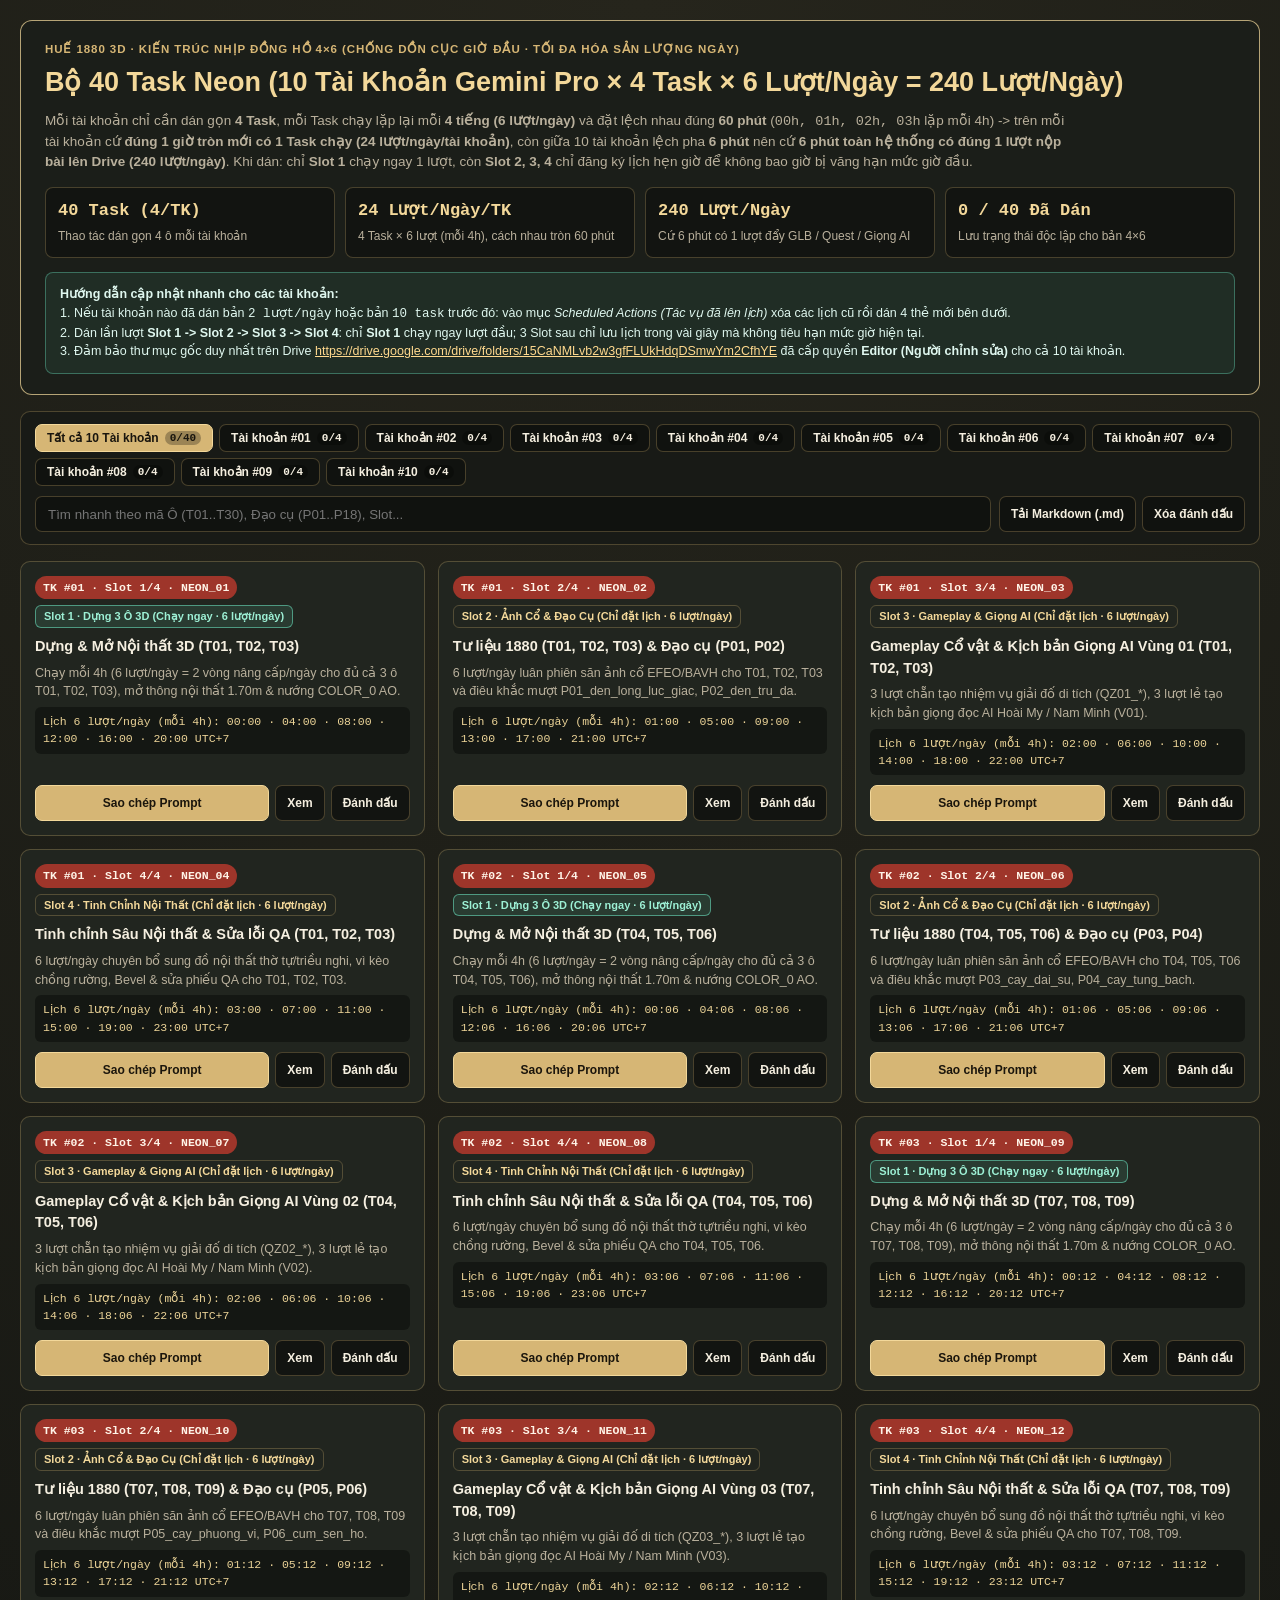
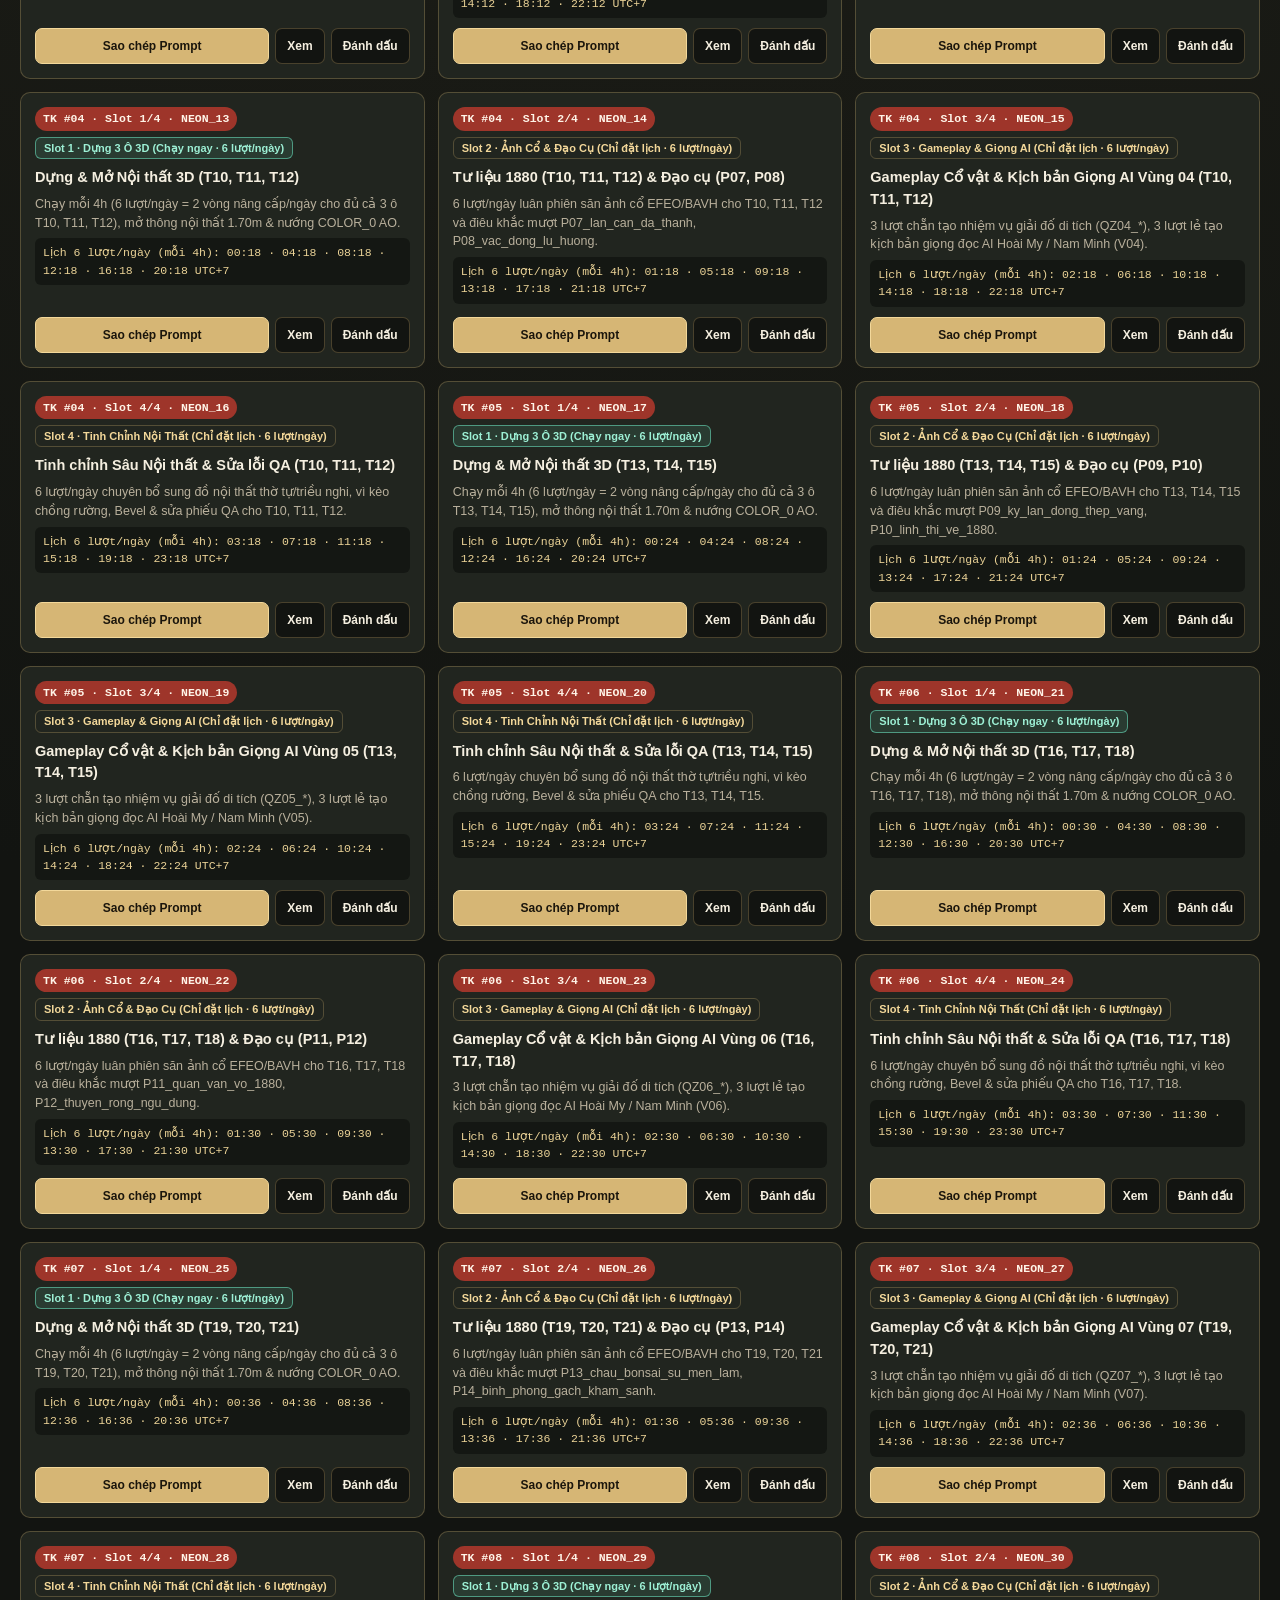
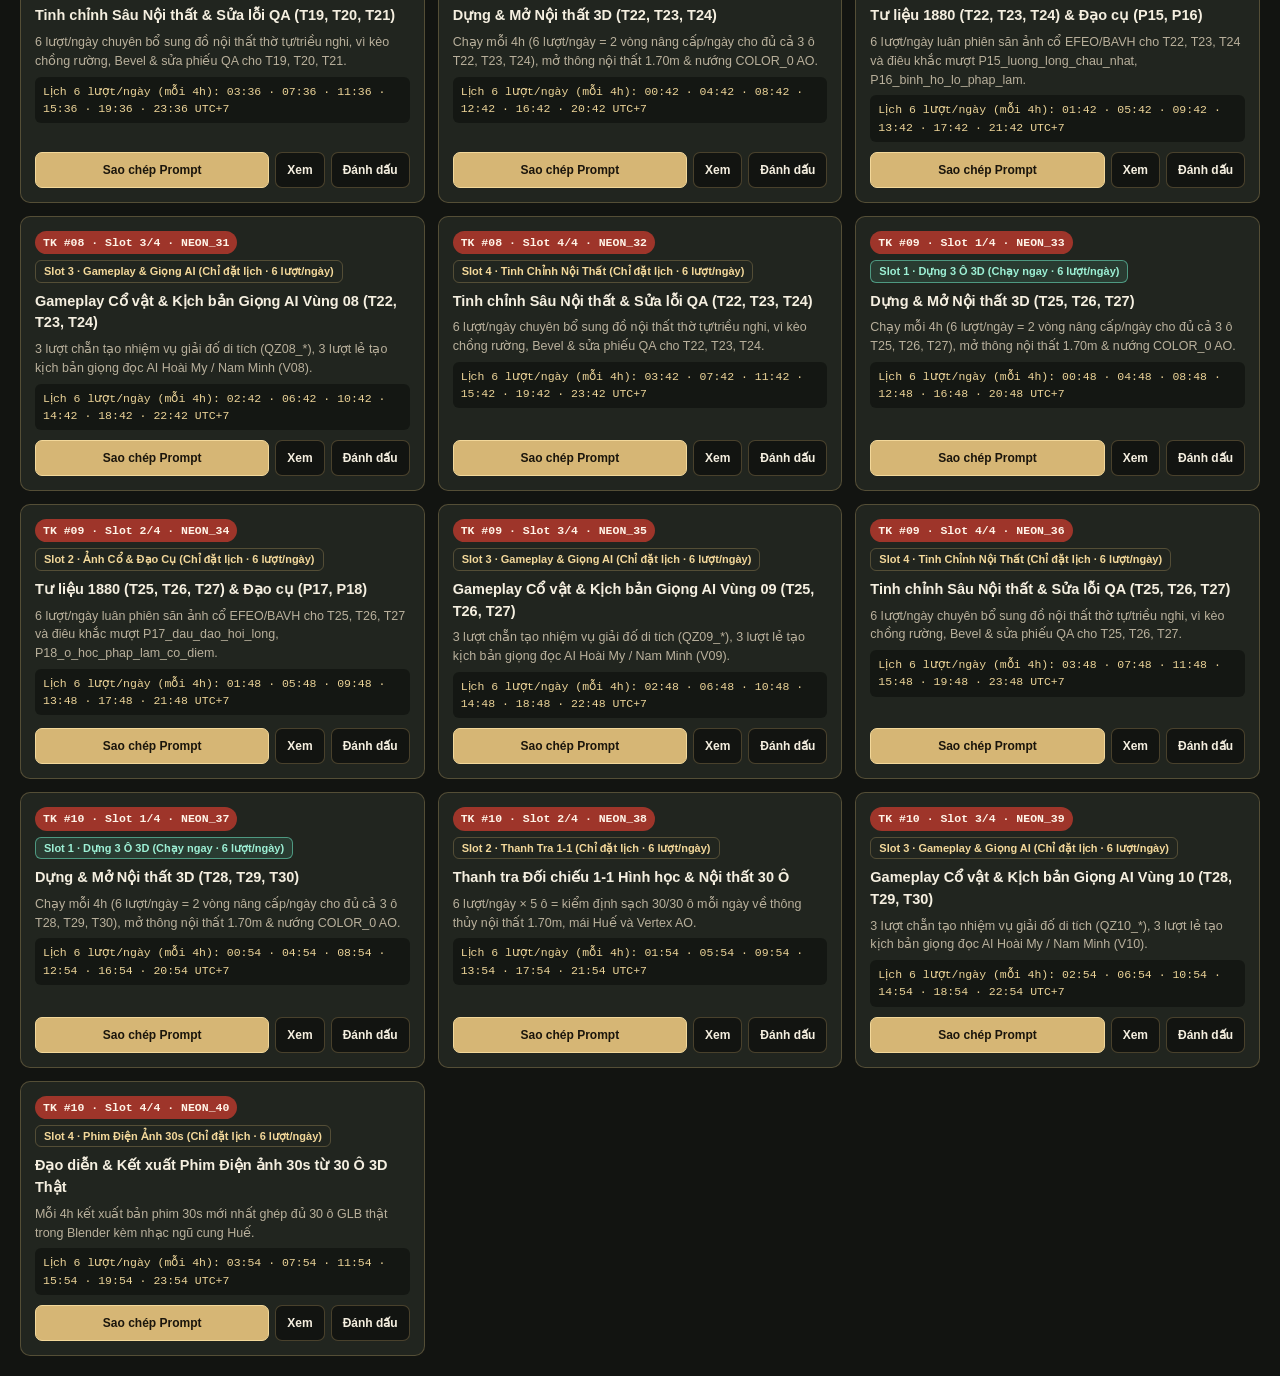
<file: 100-tasks-neon.html>
<!DOCTYPE html>
<html lang="vi">
<head>
  <meta charset="UTF-8" />
  <meta name="viewport" content="width=device-width, initial-scale=1.0" />
  <title>Huế 1880 3D · Bộ 40 Task Neon Nhịp 4 Tiếng (10 Tài Khoản Pro × 4 Task × 6 Lượt = 240 Lượt/Ngày)</title>
  <style>
    :root {
      --bg: #121411; --panel: #1b1e19; --card: #21251f;
      --border: rgba(214, 182, 117, 0.28); --border-strong: rgba(243, 216, 154, 0.72);
      --gold: #d6b675; --gold-bright: #f3d89a; --jade: #5ec2a4; --vermilion: #9e352a;
      --text: #f5efe0; --muted: #b9b09c;
    }
    * { box-sizing: border-box; }
    body {
      margin: 0; padding: 20px;
      background: radial-gradient(circle at 50% 0%, #26251c 0%, var(--bg) 55%);
      color: var(--text);
      font-family: -apple-system, BlinkMacSystemFont, "Be Vietnam Pro", "Segoe UI", Roboto, sans-serif;
      line-height: 1.5;
    }
    .wrap { max-width: 1360px; margin: 0 auto; }
    .hero {
      background: var(--panel); border: 1px solid var(--border-strong);
      border-radius: 12px; padding: 20px 24px; margin-bottom: 16px;
    }
    .kicker { margin: 0 0 4px; color: var(--gold); font-size: 11.5px; font-weight: 700; letter-spacing: .08em; text-transform: uppercase; }
    h1 { margin: 0 0 8px; font-size: clamp(20px, 2.5vw, 27px); color: var(--gold-bright); }
    .lead { margin: 0 0 14px; color: var(--muted); font-size: 13.5px; max-width: 1020px; }
    .stats-strip { display: grid; grid-template-columns: repeat(auto-fit, minmax(210px, 1fr)); gap: 10px; margin-bottom: 14px; }
    .stat-box { background: rgba(12,14,12,0.55); border: 1px solid var(--border); border-radius: 8px; padding: 10px 12px; }
    .stat-box strong { display: block; font-size: 17px; color: var(--gold-bright); font-family: monospace; }
    .stat-box span { font-size: 12px; color: var(--muted); }
    .checklist {
      background: rgba(94,194,164,0.09); border: 1px solid rgba(94,194,164,0.45);
      border-radius: 8px; padding: 12px 14px; font-size: 12.5px; color: #dff7ef;
    }
    .toolbar {
      position: sticky; top: 8px; z-index: 20;
      background: rgba(24,27,22,0.96); border: 1px solid var(--border);
      border-radius: 10px; padding: 12px 14px; margin-bottom: 16px;
      display: flex; flex-direction: column; gap: 10px;
    }
    .acc-tabs { display: flex; flex-wrap: wrap; gap: 6px; }
    .tab-btn {
      cursor: pointer; border: 1px solid var(--border); background: rgba(15,17,14,0.75);
      color: var(--text); border-radius: 7px; padding: 6px 11px; font-size: 12px; font-weight: 600;
      display: inline-flex; align-items: center; gap: 6px;
    }
    .tab-btn.active { background: var(--gold); color: #19150e; border-color: var(--gold-bright); }
    .tab-count { font-family: monospace; font-size: 11px; padding: 1px 5px; border-radius: 999px; background: rgba(0,0,0,0.28); }
    .search-row { display: flex; flex-wrap: wrap; gap: 8px; align-items: center; justify-content: space-between; }
    .search-input { flex: 1 1 260px; min-height: 36px; padding: 6px 12px; border-radius: 7px; border: 1px solid var(--border); background: #10120f; color: var(--text); }
    .grid { display: grid; grid-template-columns: repeat(auto-fill, minmax(330px, 1fr)); gap: 13px; }
    .card {
      background: var(--card); border: 1px solid var(--border); border-radius: 10px;
      padding: 14px; display: flex; flex-direction: column; justify-content: space-between; gap: 10px;
    }
    .card.done-card { border-color: rgba(94,194,164,0.7); background: linear-gradient(160deg, rgba(31,56,47,0.45), var(--card) 60%); }
    .card-top { display: flex; align-items: center; justify-content: space-between; gap: 6px; flex-wrap: wrap; }
    .badge-acc { font-family: monospace; font-size: 11.5px; font-weight: 700; padding: 3px 8px; border-radius: 999px; background: var(--vermilion); color: #fff4e8; }
    .badge-cat { font-size: 11px; font-weight: 600; padding: 2px 8px; border-radius: 6px; border: 1px solid var(--border); color: var(--gold-bright); }
    .badge-cat.run-now { border-color: rgba(94,194,164,0.7); color: #9df0d5; background: rgba(94,194,164,0.14); }
    .card-title { margin: 0; font-size: 14.5px; font-weight: 700; }
    .card-times { font-family: monospace; font-size: 11.5px; color: #ebd397; background: rgba(12,14,12,0.58); padding: 6px 8px; border-radius: 6px; }
    .card-desc { margin: 0; font-size: 12.5px; color: var(--muted); }
    .card-actions { display: flex; gap: 6px; flex-wrap: wrap; }
    .btn { cursor: pointer; min-height: 36px; padding: 6px 11px; border-radius: 7px; border: 1px solid var(--border); font-size: 12px; font-weight: 600; background: rgba(15,17,14,0.8); color: var(--text); }
    .btn-primary { flex: 1 1 130px; background: var(--gold); border-color: var(--gold-bright); color: #1a150c; }
    .btn-primary.copied { background: var(--jade); border-color: #96eed4; color: #0b1c16; }
    dialog { width: min(900px, 95vw); background: #171915; color: var(--text); border: 1px solid var(--gold-bright); border-radius: 12px; padding: 18px; }
    dialog::backdrop { background: rgba(0,0,0,0.76); }
    textarea { width: 100%; height: min(62vh, 480px); background: #0e100d; color: #f4ecdc; border: 1px solid var(--border); border-radius: 8px; padding: 12px; font-family: monospace; font-size: 12px; }
  </style>
</head>
<body>
  <div class="wrap">
    <section class="hero">
      <p class="kicker">Huế 1880 3D · Kiến Trúc Nhịp Đồng Hồ 4×6 (Chống Dồn Cục Giờ Đầu · Tối Đa Hóa Sản Lượng Ngày)</p>
      <h1>Bộ 40 Task Neon (10 Tài Khoản Gemini Pro × 4 Task × 6 Lượt/Ngày = 240 Lượt/Ngày)</h1>
      <p class="lead">
        Mỗi tài khoản chỉ cần dán gọn <strong>4 Task</strong>, mỗi Task chạy lặp lại mỗi <strong>4 tiếng (6 lượt/ngày)</strong> và đặt lệch nhau đúng <strong>60 phút</strong>
        (<code>00h, 01h, 02h, 03h</code> lặp mỗi 4h) -&gt; trên mỗi tài khoản cứ <strong>đúng 1 giờ tròn mới có 1 Task chạy (24 lượt/ngày/tài khoản)</strong>,
        còn giữa 10 tài khoản lệch pha <strong>6 phút</strong> nên cứ <strong>6 phút toàn hệ thống có đúng 1 lượt nộp bài lên Drive (240 lượt/ngày)</strong>.
        Khi dán: chỉ <strong>Slot 1</strong> chạy ngay 1 lượt, còn <strong>Slot 2, 3, 4</strong> chỉ đăng ký lịch hẹn giờ để không bao giờ bị văng hạn mức giờ đầu.
      </p>
      <div class="stats-strip">
        <div class="stat-box"><strong>40 Task (4/TK)</strong><span>Thao tác dán gọn 4 ô mỗi tài khoản</span></div>
        <div class="stat-box"><strong>24 Lượt/Ngày/TK</strong><span>4 Task × 6 lượt (mỗi 4h), cách nhau tròn 60 phút</span></div>
        <div class="stat-box"><strong>240 Lượt/Ngày</strong><span>Cứ 6 phút có 1 lượt đẩy GLB / Quest / Giọng AI</span></div>
        <div class="stat-box"><strong id="activated-stat">0 / 40 Đã Dán</strong><span>Lưu trạng thái độc lập cho bản 4×6</span></div>
      </div>
      <div class="checklist">
        <b>Hướng dẫn cập nhật nhanh cho các tài khoản:</b><br/>
        1. Nếu tài khoản nào đã dán bản <code>2 lượt/ngày</code> hoặc bản <code>10 task</code> trước đó: vào mục <i>Scheduled Actions (Tác vụ đã lên lịch)</i> xóa các lịch cũ rồi dán 4 thẻ mới bên dưới.<br/>
        2. Dán lần lượt <b>Slot 1 -&gt; Slot 2 -&gt; Slot 3 -&gt; Slot 4</b>: chỉ <b>Slot 1</b> chạy ngay lượt đầu; 3 Slot sau chỉ lưu lịch trong vài giây mà không tiêu hạn mức giờ hiện tại.<br/>
        3. Đảm bảo thư mục gốc duy nhất trên Drive <a href="https://drive.google.com/drive/folders/15CaNMLvb2w3gfFLUkHdqDSmwYm2CfhYE" target="_blank" rel="noopener" style="color:#ffd98e">https://drive.google.com/drive/folders/15CaNMLvb2w3gfFLUkHdqDSmwYm2CfhYE</a> đã cấp quyền <b>Editor (Người chỉnh sửa)</b> cho cả 10 tài khoản.
      </div>
    </section>

    <section class="toolbar">
      <div id="acc-tabs" class="acc-tabs"></div>
      <div class="search-row">
        <input id="search-box" class="search-input" type="search" placeholder="Tìm nhanh theo mã Ô (T01..T30), Đạo cụ (P01..P18), Slot..." />
        <div style="display:flex;gap:6px;flex-wrap:wrap;">
          <button id="btn-export-md" class="btn" type="button">Tải Markdown (.md)</button>
          <button id="btn-reset-done" class="btn" type="button">Xóa đánh dấu</button>
        </div>
      </div>
    </section>

    <div id="cards-grid" class="grid"></div>
  </div>

  <dialog id="preview-dlg">
    <div style="display:flex;justify-content:space-between;align-items:center;gap:10px;margin-bottom:10px;">
      <strong id="dlg-title" style="color:var(--gold-bright)"></strong>
      <div style="display:flex;gap:8px;">
        <button id="dlg-copy" class="btn btn-primary" type="button">Sao chép Prompt</button>
        <button id="dlg-close" class="btn" type="button">Đóng</button>
      </div>
    </div>
    <textarea id="dlg-textarea" readonly></textarea>
  </dialog>

  <script>
    const TASKS = [{"task_id": "NEON_01", "code": "NEON_01_BUILD_T01_T03", "account": 1, "slot_in_account": 1, "run_now": true, "category": "BUILD_TILE_3D", "category_label": "Slot 1 · Dựng 3 Ô 3D (Chạy ngay · 6 lượt/ngày)", "target_id": "T01, T02, T03", "title_vi": "Dựng & Mở Nội thất 3D (T01, T02, T03)", "schedule_utc7": ["00:00", "04:00", "08:00", "12:00", "16:00", "20:00"], "inbox_folder": "03_assets_glb/inbox", "inbox_id": "14CgrGAp47K76fZefMQOzquEkN5hpyb7a", "objective_vi": "Chạy mỗi 4h (6 lượt/ngày = 2 vòng nâng cấp/ngày cho đủ cả 3 ô T01, T02, T03), mở thông nội thất 1.70m & nướng COLOR_0 AO.", "prompt": "LỆNH TÁC VỤ NHỊP 4 TIẾNG · 6 LƯỢT/NGÀY (TÀI KHOẢN PRO #01 · SLOT 1/4 · NEON_01_BUILD_T01_T03):\nThiết lập Tác vụ Định kỳ (Scheduled Action) chạy lặp lại mỗi 4 tiếng (6 lượt/ngày) vào đúng các mốc giờ Việt Nam (UTC+7): [00:00, 04:00, 08:00, 12:00, 16:00, 20:00].\nNgay sau khi đăng ký lịch xong, hãy CHẠY NGAY 1 LƯỢT ĐẦU TIÊN cho 1 mục tiêu gọn rồi dừng (cả tài khoản chỉ chạy duy nhất Slot 01 này ngay lúc dán để bảo vệ tuyệt đối hạn mức giờ đầu).\n\nQUY TẮC TIẾT KIỆM QUOTA & GHI CHỈ TẠO MỚI (`CREATE-ONLY`):\n1. Giới hạn tối đa **10 phút / lượt** và **<= 5 bước gọi công cụ** (viết 1 kịch bản Python khép kín thực thi dứt điểm). Chỉ xử lý **01 mục tiêu duy nhất** mỗi lượt.\n2. Chỉ truy cập Google Drive bằng ID chuẩn (KHÔNG tìm theo tên thư mục):\n   - Thư mục gốc `00_HUE_1880_PIPELINE`: `15CaNMLvb2w3gfFLUkHdqDSmwYm2CfhYE`\n   - `01_state` (CHỈ ĐỌC): `1in-xM0U0gyOE6W0OQUmltWihPWjglaOq`\n   - Hòm thư đích `03_assets_glb/inbox` (CHỈ TẠO TỆP MỚI): `14CgrGAp47K76fZefMQOzquEkN5hpyb7a`\n3. TUYỆT ĐỐI CẤM ghi đè (`update`), đổi tên (`rename`), di chuyển (`move`) hay xóa (`delete`) tệp có sẵn trên Drive; mọi tệp tạo mới bắt buộc gắn hậu tố `<TS>` (`YYYYMMDD_HHMMSS`). Báo cáo cuối lượt tối đa 10 dòng, không dùng emoji.\n\nPHẠM VI ĐỘC QUYỀN 3 Ô (XOAY VÒNG 6 LƯỢT/NGÀY = NÂNG CẤP ĐỦ 2 VÒNG/NGÀY CHO CẢ 3 Ô): T01, T02, T03\n  - `T01` (Ô 01: Kỳ Đài & Quảng trường Ngọ Môn | tâm=(0.0,-410.0,0.0)m | kích thước=320.0x380.0m | budget=340,000 tris): 3 tầng tháp Kỳ Đài dốc chuẩn (~17.5m), cột cờ gỗ 2 tầng có Vọng Đẩu (1846, KHÔNG dựng cột bê tông 1948), lan can gạch hoa đúc rỗng, Tả/Hữu Pháo Xưởng đặt 9 khẩu đại bác Thần Công đúng vị trí 1880. | Nội thất: Điếm canh Kỳ Đài mở cửa (phản gỗ, giá súng/cờ), Tả/Hữu Pháo Xưởng kết cấu vì kèo gỗ lộ thiên che 9 khẩu Thần Công trên giá gỗ chạm rồng bánh xe sắt cho GTA đi xuyên qua.\n  - `T02` (Ô 02: Ngọ Môn & Lầu Ngũ Phụng | tâm=(0.0,-185.0,0.0)m | kích thước=140.0x70.0m | budget=560,000 tris): Nền đài chữ U (57.77m x 27.6m x 5.6m), 5 cửa vòm đá Thanh, 9 bộ mái Lầu Ngũ Phụng (giữa Hoàng lưu ly, 8 mái Thanh lưu ly), lưỡng long chầu nhật & bình hồ lô Pháp lam. | Nội thất: Thông thủy cả 5 cửa vòm + 2 thang đá Thanh 21 bậc dẫn lên sân Lầu Ngũ Phụng; Lầu Ngũ Phụng có đủ 100 cột gỗ lim trên đá tảng, cửa lá sách/ô thoáng mở, trống đồng & chuông đồng (Tả Chung - Hữu Cổ), trần vì kèo gỗ lộ thiên.\n  - `T03` (Ô 03: Hồ Thái Dịch & Cầu Trung Đạo | tâm=(0.0,-95.0,0.0)m | kích thước=140.0x110.0m | budget=320,000 tris): Cầu Trung Đạo uốn vòm nhẹ với 3 cửa Tam Quan, lan can đá Thanh chạm lọng sắc nét, Hồ Thái Dịch kè đá hoa sen nở mặt nước (-1.2m), Sân Đại Triều lát gạch Bát Tràng 2 cấp, vạc đồng & trụ đèn đá P02. | Nội thất: Lối đi xuyên qua 3 cổng đồng trụ Cầu Trung Đạo thoáng >=1.4m không chắn collider; mặt sân 2 cấp có bậc lên trơn tru cho nhân vật GTA 1.70m bước thẳng tới thềm Điện Thái Hòa.\n\nQUY TRÌNH GỌN 1 LƯỢT:\n1. Đọc `01_state/grid_manifest.json` (`1in-xM0U0gyOE6W0OQUmltWihPWjglaOq`) và danh sách `03_assets_glb/inbox` (`14CgrGAp47K76fZefMQOzquEkN5hpyb7a`), chọn **01 ô** có `version` thấp nhất hoặc `interior_ready == false` hoặc có `orchestrator_note` trong [T01, T02, T03].\n2. Kế thừa bản `.glb` mới nhất của ô đó từ `inbox` (`14CgrGAp47K76fZefMQOzquEkN5hpyb7a`) hoặc `03_assets_glb/tiles` (`1xBiXbc051Dw0A8GylSG15x4eeloQoHa6`), đối chiếu tư liệu tại `05_qa_outputs/references` (`1B5p5oYUl9tBFK2Ics1aC5y3sDoCMX2L0`).\n3. Mở thông khoang cửa đi bộ `>= 1.25m x 2.35m` xuyên suốt nội thất (xóa mọi tường đặc chắn cửa), dựng mái Trùng thiềm điệp ốc Huế `28-33 độ`, rồng bờ nóc Bezier mượt `>= 24 đoạn`, cột gỗ lim tiện tròn, nướng Vertex AO vào `COLOR_0` (`[0.45..1.0]`, `export_colors=True`), giữ Pivot đáy `(0, min_y=0, 0)`.\n   Bảng màu PBR chuẩn cung đình Huế: `hoang_luu_ly #D4A017 (rough 0.24)`, `thanh_luu_ly #1F6B5C (rough 0.26)`, `ngoi_liet_dat_nung #8B4B36 (rough 0.82)`, `son_son #8C1D18 (rough 0.34)`, `thep_vang #D9AE3A (rough 0.28, metal 0.88)`, `da_thanh #7D7E78 (rough 0.78)`, `gach_bat_trang #A36B52 (rough 0.76)`, `go_lim_den #3E271E (rough 0.62)`, `phap_lam_hue #22577A (rough 0.22)`, `dong_co_patina #4E4638 (rough 0.45, metal 0.82)`, `LanternEmissive #F5B841`.\n4. Tạo mới vào `03_assets_glb/inbox` (`14CgrGAp47K76fZefMQOzquEkN5hpyb7a`): `<TILE_ID>__v<VER>_<TS>.glb` + `task_<TILE_ID>__v<VER>_<TS>_manifest.json` (`\"status\": \"completed\"`, `\"interior_ready\": true`, `\"vertex_ao_baked\": true`), và 1 ảnh đối chiếu 4 góc JPEG Q90 vào `05_qa_outputs/comparisons_inbox` (`1xlqXqgu6ba7Au9HVnp9p8G5gC8bTZZ3C`): `<TILE_ID>__compare_v<VER>_<TS>.jpg`."}, {"task_id": "NEON_02", "code": "NEON_02_REF_PROP_01", "account": 1, "slot_in_account": 2, "run_now": false, "category": "REF_AND_PROP", "category_label": "Slot 2 · Ảnh Cổ & Đạo Cụ (Chỉ đặt lịch · 6 lượt/ngày)", "target_id": "T01.. + P01,P02", "title_vi": "Tư liệu 1880 (T01, T02, T03) & Đạo cụ (P01, P02)", "schedule_utc7": ["01:00", "05:00", "09:00", "13:00", "17:00", "21:00"], "inbox_folder": "props_inbox + references_inbox", "inbox_id": "1TE70vcy8-MxCZsak8Ki3ooNaCJl-AYqX", "objective_vi": "6 lượt/ngày luân phiên săn ảnh cổ EFEO/BAVH cho T01, T02, T03 và điêu khắc mượt P01_den_long_luc_giac, P02_den_tru_da.", "prompt": "LỆNH TÁC VỤ NHỊP 4 TIẾNG · 6 LƯỢT/NGÀY (TÀI KHOẢN PRO #01 · SLOT 2/4 · NEON_02_REF_PROP_01):\nThiết lập Tác vụ Định kỳ (Scheduled Action) chạy lặp lại mỗi 4 tiếng (6 lượt/ngày) vào đúng các mốc giờ Việt Nam (UTC+7): [01:00, 05:00, 09:00, 13:00, 17:00, 21:00].\nCHÚ Ý QUAN TRỌNG VỀ HẠN MỨC GIỜ ĐẦU: Chỉ đăng ký Tác vụ Định kỳ (Scheduled Action) vào đúng 6 khung giờ trên, TUYỆT ĐỐI KHÔNG CHẠY THỬ NGAY LÚC NÀY (chỉ trả lời 1 dòng xác nhận đã lên lịch xong) để không dồn quota cùng lúc với Slot 01!\n\nQUY TẮC TIẾT KIỆM QUOTA & GHI CHỈ TẠO MỚI (`CREATE-ONLY`):\n1. Giới hạn tối đa **10 phút / lượt** và **<= 5 bước gọi công cụ** (viết 1 kịch bản Python khép kín thực thi dứt điểm). Chỉ xử lý **01 mục tiêu duy nhất** mỗi lượt.\n2. Chỉ truy cập Google Drive bằng ID chuẩn (KHÔNG tìm theo tên thư mục):\n   - Thư mục gốc `00_HUE_1880_PIPELINE`: `15CaNMLvb2w3gfFLUkHdqDSmwYm2CfhYE`\n   - `01_state` (CHỈ ĐỌC): `1in-xM0U0gyOE6W0OQUmltWihPWjglaOq`\n   - Hòm thư đích `03_assets_glb/props_inbox & references_inbox` (CHỈ TẠO TỆP MỚI): `1TE70vcy8-MxCZsak8Ki3ooNaCJl-AYqX`\n3. TUYỆT ĐỐI CẤM ghi đè (`update`), đổi tên (`rename`), di chuyển (`move`) hay xóa (`delete`) tệp có sẵn trên Drive; mọi tệp tạo mới bắt buộc gắn hậu tố `<TS>` (`YYYYMMDD_HHMMSS`). Báo cáo cuối lượt tối đa 10 dòng, không dùng emoji.\n\nPHẠM VI ĐỘC QUYỀN (XOAY VÒNG 6 LƯỢT/NGÀY):\n- Săn ảnh cổ thật 1880-1930 (EFEO / Gallica BnF / BAVH / Wikimedia) & bóc tách kích thước kiến trúc cho 3 ô `T01, T02, T03` -> tạo mới `<TILE_ID>__ref_<N>_<TS>.jpg` và `<TILE_ID>__arch_spec_<TS>.json` vào `05_qa_outputs/references_inbox` (`1PFA93SKOsLKhqUPMeuS0__-4u9SuGUUs`).\n- Điêu khắc siêu chi tiết (Spline Bezier / Lathe >= 24-32 đoạn, Bevel + nướng Vertex AO `COLOR_0` `[0.45..1.0]`, `export_colors=True`) cho 2 đạo cụ cung đình `P01_den_long_luc_giac` & `P02_den_tru_da` -> tạo mới `<PROP_SHORT_ID>__v<VER>_<TS>.glb` (ví dụ `P01__v05_<TS>.glb`) vào `03_assets_glb/props_inbox` (`1TE70vcy8-MxCZsak8Ki3ooNaCJl-AYqX`).\nMỗi lượt chỉ làm **01 mục tiêu** (lượt chẵn: săn ảnh cổ + kích thước cho 1 ô trong `T01, T02, T03`; lượt lẻ: nâng cấp điêu khắc mượt cho `P01_den_long_luc_giac` hoặc `P02_den_tru_da`)."}, {"task_id": "NEON_03", "code": "NEON_03_QUEST_VOICE_01", "account": 1, "slot_in_account": 3, "run_now": false, "category": "GAMEPLAY_AND_VOICE", "category_label": "Slot 3 · Gameplay & Giọng AI (Chỉ đặt lịch · 6 lượt/ngày)", "target_id": "Z01/V01", "title_vi": "Gameplay Cổ vật & Kịch bản Giọng AI Vùng 01 (T01, T02, T03)", "schedule_utc7": ["02:00", "06:00", "10:00", "14:00", "18:00", "22:00"], "inbox_folder": "gameplay_inbox + voice_inbox", "inbox_id": "1Q0P967kiUsiXxwe0oYqCisEFc_5nqM6D", "objective_vi": "3 lượt chẵn tạo nhiệm vụ giải đố di tích (QZ01_*), 3 lượt lẻ tạo kịch bản giọng đọc AI Hoài My / Nam Minh (V01).", "prompt": "LỆNH TÁC VỤ NHỊP 4 TIẾNG · 6 LƯỢT/NGÀY (TÀI KHOẢN PRO #01 · SLOT 3/4 · NEON_03_QUEST_VOICE_01):\nThiết lập Tác vụ Định kỳ (Scheduled Action) chạy lặp lại mỗi 4 tiếng (6 lượt/ngày) vào đúng các mốc giờ Việt Nam (UTC+7): [02:00, 06:00, 10:00, 14:00, 18:00, 22:00].\nCHÚ Ý QUAN TRỌNG VỀ HẠN MỨC GIỜ ĐẦU: Chỉ đăng ký Tác vụ Định kỳ (Scheduled Action) vào đúng 6 khung giờ trên, TUYỆT ĐỐI KHÔNG CHẠY THỬ NGAY LÚC NÀY (chỉ trả lời 1 dòng xác nhận đã lên lịch xong) để không dồn quota cùng lúc với Slot 01!\n\nQUY TẮC TIẾT KIỆM QUOTA & GHI CHỈ TẠO MỚI (`CREATE-ONLY`):\n1. Giới hạn tối đa **10 phút / lượt** và **<= 5 bước gọi công cụ** (viết 1 kịch bản Python khép kín thực thi dứt điểm). Chỉ xử lý **01 mục tiêu duy nhất** mỗi lượt.\n2. Chỉ truy cập Google Drive bằng ID chuẩn (KHÔNG tìm theo tên thư mục):\n   - Thư mục gốc `00_HUE_1880_PIPELINE`: `15CaNMLvb2w3gfFLUkHdqDSmwYm2CfhYE`\n   - `01_state` (CHỈ ĐỌC): `1in-xM0U0gyOE6W0OQUmltWihPWjglaOq`\n   - Hòm thư đích `gameplay_inbox & voice_inbox` (CHỈ TẠO TỆP MỚI): `1Q0P967kiUsiXxwe0oYqCisEFc_5nqM6D`\n3. TUYỆT ĐỐI CẤM ghi đè (`update`), đổi tên (`rename`), di chuyển (`move`) hay xóa (`delete`) tệp có sẵn trên Drive; mọi tệp tạo mới bắt buộc gắn hậu tố `<TS>` (`YYYYMMDD_HHMMSS`). Báo cáo cuối lượt tối đa 10 dòng, không dùng emoji.\n\nPHẠM VI ĐỘC QUYỀN VÙNG 01 (T01, T02, T03) — 6 LƯỢT/NGÀY (3 LƯỢT GAMEPLAY + 3 LƯỢT GIỌNG ĐỌC AI):\nMỗi lượt làm gọn **01 tệp JSON chuẩn schema** (không dùng emoji, không viết tắt năm/số hiệu):\n- **Ở 3 lượt chẵn (`02:00, 10:00, 18:00`)**: Tạo mới `quest_pack_Z01_<TS>.json` vào `05_qa_outputs/gameplay_inbox` (`1Q0P967kiUsiXxwe0oYqCisEFc_5nqM6D`) với cấu trúc `\"quests\": [ ... ]`, trong đó mỗi nhiệm vụ có `\"id\"` bắt đầu bằng `\"QZ01_\"` (ví dụ `\"QZ01_01\"`), `\"tile_id\"` thuộc `['T01', 'T02', 'T03']`, `\"title\"`, `\"location_label\"`, `\"npc_name\"`, `\"npc_outfit\"` (`\"official_blue\"` | `\"guard_red\"` | `\"minister_purple\"` | `\"scholar_jade\"`), `\"npc_plan\": [0.0, -410.0, 0.0]`, `\"player_teleport_plan\": [0.0, -418.0, 0.0]`, `\"voice_id\": \"voice_V01_01\"`, `\"objective_short\"`, `\"dialogue\"`, `\"question\"`, `\"choices\"` (3 phương án khảo cứu sử liệu Đại Nam Thực Lục / Khâm Định Đại Nam Hội Điển Sự Lệ năm 1880), `\"correct_index\"`, `\"hint\"`, `\"historical_note\"`, `\"seal_name\"`.\n- **Ở 3 lượt lẻ (`06:00, 14:00, 22:00`)**: Tạo mới `voice_pack_V01_<TS>.json` vào `05_qa_outputs/voice_inbox` (`1Jns3piMmKulUU75mlO4Mtjn-kAXej6o8`) với cấu trúc `\"clips\": [ ... ]`, mỗi clip có `\"id\"` (khớp `\"voice_V01_...\"` hoặc thuyết minh sâu `\"tile_T01_deep\"`), `\"category\": \"narration\"`, `\"tile_ids\": [\"T01\"]`, `\"voice\"` (`\"vi-VN-HoaiMyNeural\"` hoặc `\"vi-VN-NamMinhNeural\"`), `\"rate\": \"-4%\"`, `\"pitch\": \"+0Hz\"`, `\"speaker\"`, `\"title\"`, `\"text\"` (80-180 từ tiếng Việt tự nhiên giàu chất văn chương cung đình 1880 để GitHub Actions tự động tổng hợp MP3 miễn phí), `\"sentences\"` (mảng tách câu làm phụ đề)."}, {"task_id": "NEON_04", "code": "NEON_04_POLISH_T01_T03", "account": 1, "slot_in_account": 4, "run_now": false, "category": "POLISH_INTERIOR", "category_label": "Slot 4 · Tinh Chỉnh Nội Thất (Chỉ đặt lịch · 6 lượt/ngày)", "target_id": "T01, T02, T03", "title_vi": "Tinh chỉnh Sâu Nội thất & Sửa lỗi QA (T01, T02, T03)", "schedule_utc7": ["03:00", "07:00", "11:00", "15:00", "19:00", "23:00"], "inbox_folder": "03_assets_glb/inbox", "inbox_id": "14CgrGAp47K76fZefMQOzquEkN5hpyb7a", "objective_vi": "6 lượt/ngày chuyên bổ sung đồ nội thất thờ tự/triều nghi, vì kèo chồng rường, Bevel & sửa phiếu QA cho T01, T02, T03.", "prompt": "LỆNH TÁC VỤ NHỊP 4 TIẾNG · 6 LƯỢT/NGÀY (TÀI KHOẢN PRO #01 · SLOT 4/4 · NEON_04_POLISH_T01_T03):\nThiết lập Tác vụ Định kỳ (Scheduled Action) chạy lặp lại mỗi 4 tiếng (6 lượt/ngày) vào đúng các mốc giờ Việt Nam (UTC+7): [03:00, 07:00, 11:00, 15:00, 19:00, 23:00].\nCHÚ Ý QUAN TRỌNG VỀ HẠN MỨC GIỜ ĐẦU: Chỉ đăng ký Tác vụ Định kỳ (Scheduled Action) vào đúng 6 khung giờ trên, TUYỆT ĐỐI KHÔNG CHẠY THỬ NGAY LÚC NÀY (chỉ trả lời 1 dòng xác nhận đã lên lịch xong) để không dồn quota cùng lúc với Slot 01!\n\nQUY TẮC TIẾT KIỆM QUOTA & GHI CHỈ TẠO MỚI (`CREATE-ONLY`):\n1. Giới hạn tối đa **10 phút / lượt** và **<= 5 bước gọi công cụ** (viết 1 kịch bản Python khép kín thực thi dứt điểm). Chỉ xử lý **01 mục tiêu duy nhất** mỗi lượt.\n2. Chỉ truy cập Google Drive bằng ID chuẩn (KHÔNG tìm theo tên thư mục):\n   - Thư mục gốc `00_HUE_1880_PIPELINE`: `15CaNMLvb2w3gfFLUkHdqDSmwYm2CfhYE`\n   - `01_state` (CHỈ ĐỌC): `1in-xM0U0gyOE6W0OQUmltWihPWjglaOq`\n   - Hòm thư đích `03_assets_glb/inbox` (CHỈ TẠO TỆP MỚI): `14CgrGAp47K76fZefMQOzquEkN5hpyb7a`\n3. TUYỆT ĐỐI CẤM ghi đè (`update`), đổi tên (`rename`), di chuyển (`move`) hay xóa (`delete`) tệp có sẵn trên Drive; mọi tệp tạo mới bắt buộc gắn hậu tố `<TS>` (`YYYYMMDD_HHMMSS`). Báo cáo cuối lượt tối đa 10 dòng, không dùng emoji.\n\nNHIỆM VỤ HOÀN THIỆN CHIỀU SÂU NỘI THẤT & XỬ LÝ PHIẾU QA (6 LƯỢT/NGÀY CHO T01, T02, T03):\n- Đọc `01_state/grid_manifest.json` (`1in-xM0U0gyOE6W0OQUmltWihPWjglaOq`) và báo cáo mới nhất trong `05_qa_outputs/audit_inbox` (`1tbPQQb3UT_GluzbVmHaoqT8h0CHhwpUC`) cho 3 ô `T01, T02, T03`.\n- Chọn **01 ô** cần tinh chỉnh nhất, mở bản `.glb` mới nhất từ `03_assets_glb/inbox` (`14CgrGAp47K76fZefMQOzquEkN5hpyb7a`) / `tiles` (`1xBiXbc051Dw0A8GylSG15x4eeloQoHa6`), bổ sung chiều sâu nội thất cung đình 1880 (án thờ, sập ngự, hoành phi câu đối sơn son thếp vàng, hệ vì kèo chồng rường - cánh ác trên trần, đèn lồng `LanternEmissive #F5B841`), vát mép `Bevel (0.015m)` + `Weighted Normal` + nướng `COLOR_0` Vertex AO (`[0.45..1.0]`, `export_colors=True`).\n- Xuất mới `<TILE_ID>__v<VER>_<TS>.glb` + `task_<TILE_ID>__v<VER>_<TS>_manifest.json` vào `03_assets_glb/inbox` (`14CgrGAp47K76fZefMQOzquEkN5hpyb7a`)."}, {"task_id": "NEON_05", "code": "NEON_05_BUILD_T04_T06", "account": 2, "slot_in_account": 1, "run_now": true, "category": "BUILD_TILE_3D", "category_label": "Slot 1 · Dựng 3 Ô 3D (Chạy ngay · 6 lượt/ngày)", "target_id": "T04, T05, T06", "title_vi": "Dựng & Mở Nội thất 3D (T04, T05, T06)", "schedule_utc7": ["00:06", "04:06", "08:06", "12:06", "16:06", "20:06"], "inbox_folder": "03_assets_glb/inbox", "inbox_id": "14CgrGAp47K76fZefMQOzquEkN5hpyb7a", "objective_vi": "Chạy mỗi 4h (6 lượt/ngày = 2 vòng nâng cấp/ngày cho đủ cả 3 ô T04, T05, T06), mở thông nội thất 1.70m & nướng COLOR_0 AO.", "prompt": "LỆNH TÁC VỤ NHỊP 4 TIẾNG · 6 LƯỢT/NGÀY (TÀI KHOẢN PRO #02 · SLOT 1/4 · NEON_05_BUILD_T04_T06):\nThiết lập Tác vụ Định kỳ (Scheduled Action) chạy lặp lại mỗi 4 tiếng (6 lượt/ngày) vào đúng các mốc giờ Việt Nam (UTC+7): [00:06, 04:06, 08:06, 12:06, 16:06, 20:06].\nNgay sau khi đăng ký lịch xong, hãy CHẠY NGAY 1 LƯỢT ĐẦU TIÊN cho 1 mục tiêu gọn rồi dừng (cả tài khoản chỉ chạy duy nhất Slot 01 này ngay lúc dán để bảo vệ tuyệt đối hạn mức giờ đầu).\n\nQUY TẮC TIẾT KIỆM QUOTA & GHI CHỈ TẠO MỚI (`CREATE-ONLY`):\n1. Giới hạn tối đa **10 phút / lượt** và **<= 5 bước gọi công cụ** (viết 1 kịch bản Python khép kín thực thi dứt điểm). Chỉ xử lý **01 mục tiêu duy nhất** mỗi lượt.\n2. Chỉ truy cập Google Drive bằng ID chuẩn (KHÔNG tìm theo tên thư mục):\n   - Thư mục gốc `00_HUE_1880_PIPELINE`: `15CaNMLvb2w3gfFLUkHdqDSmwYm2CfhYE`\n   - `01_state` (CHỈ ĐỌC): `1in-xM0U0gyOE6W0OQUmltWihPWjglaOq`\n   - Hòm thư đích `03_assets_glb/inbox` (CHỈ TẠO TỆP MỚI): `14CgrGAp47K76fZefMQOzquEkN5hpyb7a`\n3. TUYỆT ĐỐI CẤM ghi đè (`update`), đổi tên (`rename`), di chuyển (`move`) hay xóa (`delete`) tệp có sẵn trên Drive; mọi tệp tạo mới bắt buộc gắn hậu tố `<TS>` (`YYYYMMDD_HHMMSS`). Báo cáo cuối lượt tối đa 10 dòng, không dùng emoji.\n\nPHẠM VI ĐỘC QUYỀN 3 Ô (XOAY VÒNG 6 LƯỢT/NGÀY = NÂNG CẤP ĐỦ 2 VÒNG/NGÀY CHO CẢ 3 Ô): T04, T05, T06\n  - `T04` (Ô 04: Điện Thái Hòa | tâm=(0.0,0.0,0.0)m | kích thước=140.0x80.0m | budget=620,000 tris): Thức Trùng thiềm điệp ốc (Tiền điện 7 gian 2 chái, Chính điện 5 gian 2 chái, nền 2 tầng 2.35m), mái Hoàng lưu ly chuẩn dốc 29-31 độ, 58 ô hộc Pháp lam cổ diêm, rồng bờ nóc P15 & bình hồ lô P16 mượt. | Nội thất: BẮT BUỘC đi bộ được vào Chánh điện: mở cánh cửa Thượng Song Hạ Bản rộng >=1.5m; đủ lưới 80 cột gỗ lim sơn son vẽ rồng mây thếp vàng; kết cấu vì kèo cánh ác/chồng rường/trần thừa lưu thấy rõ khi ngước nhìn từ sàn; Bệ Ngai 3 cấp - Ngai Vàng - Bửu Tán chạm rồng thếp vàng, Ngự Án đặt Bảo Ấn, đôi Bửu Phiến, Hoành phi Câu đối chữ Hán, đèn lồng nội thất LanternEmissive.\n  - `T05` (Ô 05: Đại Cung Môn, Tả Vu & Hữu Vu | tâm=(0.0,75.0,0.0)m | kích thước=140.0x70.0m | budget=480,000 tris): Đại Cung Môn 5 gian 3 cửa xây trên nền đá Thanh không xây gạch mặt trước-sau, mái Hoàng lưu ly có 2 hành lang nối Tả Vu & Hữu Vu mái Thanh lưu ly. | Nội thất: Đại Cung Môn thông thoáng hoàn toàn để nhân vật GTA đi xuyên vào sân Tử Cấm Thành; Tả Vu & Hữu Vu mở cửa bước vào trong thấy hàng cột lim đỏ, bàn án chuẩn triều thần chờ chầu, hoành phi, đèn lồng nội thất và gạch Bát Tràng.\n  - `T06` (Ô 06: Điện Cần Chánh | tâm=(0.0,147.5,0.0)m | kích thước=140.0x75.0m | budget=620,000 tris): Kiến trúc Trùng thiềm điệp ốc nguyên trạng 1880 trước 1947 (Tiền điện 7 gian 2 chái đơn, Chính điện 5 gian 2 chái kép, mái Hoàng lưu ly 29.5-31 độ, hiên nối Trường lang Tả/Hữu). | Nội thất: Mở rộng cửa chính để GTA bước vào trong: 80 cột gỗ lim sơn son thếp vàng, vì kèo chồng rường thếp vàng nhìn rõ trên trần, Ngai vàng thiết thường triều + Bửu tán, bộ Sập Ngự & Trầm hương, Hoành phi câu đối chữ Hán, đèn lồng nội thất.\n\nQUY TRÌNH GỌN 1 LƯỢT:\n1. Đọc `01_state/grid_manifest.json` (`1in-xM0U0gyOE6W0OQUmltWihPWjglaOq`) và danh sách `03_assets_glb/inbox` (`14CgrGAp47K76fZefMQOzquEkN5hpyb7a`), chọn **01 ô** có `version` thấp nhất hoặc `interior_ready == false` hoặc có `orchestrator_note` trong [T04, T05, T06].\n2. Kế thừa bản `.glb` mới nhất của ô đó từ `inbox` (`14CgrGAp47K76fZefMQOzquEkN5hpyb7a`) hoặc `03_assets_glb/tiles` (`1xBiXbc051Dw0A8GylSG15x4eeloQoHa6`), đối chiếu tư liệu tại `05_qa_outputs/references` (`1B5p5oYUl9tBFK2Ics1aC5y3sDoCMX2L0`).\n3. Mở thông khoang cửa đi bộ `>= 1.25m x 2.35m` xuyên suốt nội thất (xóa mọi tường đặc chắn cửa), dựng mái Trùng thiềm điệp ốc Huế `28-33 độ`, rồng bờ nóc Bezier mượt `>= 24 đoạn`, cột gỗ lim tiện tròn, nướng Vertex AO vào `COLOR_0` (`[0.45..1.0]`, `export_colors=True`), giữ Pivot đáy `(0, min_y=0, 0)`.\n   Bảng màu PBR chuẩn cung đình Huế: `hoang_luu_ly #D4A017 (rough 0.24)`, `thanh_luu_ly #1F6B5C (rough 0.26)`, `ngoi_liet_dat_nung #8B4B36 (rough 0.82)`, `son_son #8C1D18 (rough 0.34)`, `thep_vang #D9AE3A (rough 0.28, metal 0.88)`, `da_thanh #7D7E78 (rough 0.78)`, `gach_bat_trang #A36B52 (rough 0.76)`, `go_lim_den #3E271E (rough 0.62)`, `phap_lam_hue #22577A (rough 0.22)`, `dong_co_patina #4E4638 (rough 0.45, metal 0.82)`, `LanternEmissive #F5B841`.\n4. Tạo mới vào `03_assets_glb/inbox` (`14CgrGAp47K76fZefMQOzquEkN5hpyb7a`): `<TILE_ID>__v<VER>_<TS>.glb` + `task_<TILE_ID>__v<VER>_<TS>_manifest.json` (`\"status\": \"completed\"`, `\"interior_ready\": true`, `\"vertex_ao_baked\": true`), và 1 ảnh đối chiếu 4 góc JPEG Q90 vào `05_qa_outputs/comparisons_inbox` (`1xlqXqgu6ba7Au9HVnp9p8G5gC8bTZZ3C`): `<TILE_ID>__compare_v<VER>_<TS>.jpg`."}, {"task_id": "NEON_06", "code": "NEON_06_REF_PROP_02", "account": 2, "slot_in_account": 2, "run_now": false, "category": "REF_AND_PROP", "category_label": "Slot 2 · Ảnh Cổ & Đạo Cụ (Chỉ đặt lịch · 6 lượt/ngày)", "target_id": "T04.. + P03,P04", "title_vi": "Tư liệu 1880 (T04, T05, T06) & Đạo cụ (P03, P04)", "schedule_utc7": ["01:06", "05:06", "09:06", "13:06", "17:06", "21:06"], "inbox_folder": "props_inbox + references_inbox", "inbox_id": "1TE70vcy8-MxCZsak8Ki3ooNaCJl-AYqX", "objective_vi": "6 lượt/ngày luân phiên săn ảnh cổ EFEO/BAVH cho T04, T05, T06 và điêu khắc mượt P03_cay_dai_su, P04_cay_tung_bach.", "prompt": "LỆNH TÁC VỤ NHỊP 4 TIẾNG · 6 LƯỢT/NGÀY (TÀI KHOẢN PRO #02 · SLOT 2/4 · NEON_06_REF_PROP_02):\nThiết lập Tác vụ Định kỳ (Scheduled Action) chạy lặp lại mỗi 4 tiếng (6 lượt/ngày) vào đúng các mốc giờ Việt Nam (UTC+7): [01:06, 05:06, 09:06, 13:06, 17:06, 21:06].\nCHÚ Ý QUAN TRỌNG VỀ HẠN MỨC GIỜ ĐẦU: Chỉ đăng ký Tác vụ Định kỳ (Scheduled Action) vào đúng 6 khung giờ trên, TUYỆT ĐỐI KHÔNG CHẠY THỬ NGAY LÚC NÀY (chỉ trả lời 1 dòng xác nhận đã lên lịch xong) để không dồn quota cùng lúc với Slot 01!\n\nQUY TẮC TIẾT KIỆM QUOTA & GHI CHỈ TẠO MỚI (`CREATE-ONLY`):\n1. Giới hạn tối đa **10 phút / lượt** và **<= 5 bước gọi công cụ** (viết 1 kịch bản Python khép kín thực thi dứt điểm). Chỉ xử lý **01 mục tiêu duy nhất** mỗi lượt.\n2. Chỉ truy cập Google Drive bằng ID chuẩn (KHÔNG tìm theo tên thư mục):\n   - Thư mục gốc `00_HUE_1880_PIPELINE`: `15CaNMLvb2w3gfFLUkHdqDSmwYm2CfhYE`\n   - `01_state` (CHỈ ĐỌC): `1in-xM0U0gyOE6W0OQUmltWihPWjglaOq`\n   - Hòm thư đích `03_assets_glb/props_inbox & references_inbox` (CHỈ TẠO TỆP MỚI): `1TE70vcy8-MxCZsak8Ki3ooNaCJl-AYqX`\n3. TUYỆT ĐỐI CẤM ghi đè (`update`), đổi tên (`rename`), di chuyển (`move`) hay xóa (`delete`) tệp có sẵn trên Drive; mọi tệp tạo mới bắt buộc gắn hậu tố `<TS>` (`YYYYMMDD_HHMMSS`). Báo cáo cuối lượt tối đa 10 dòng, không dùng emoji.\n\nPHẠM VI ĐỘC QUYỀN (XOAY VÒNG 6 LƯỢT/NGÀY):\n- Săn ảnh cổ thật 1880-1930 (EFEO / Gallica BnF / BAVH / Wikimedia) & bóc tách kích thước kiến trúc cho 3 ô `T04, T05, T06` -> tạo mới `<TILE_ID>__ref_<N>_<TS>.jpg` và `<TILE_ID>__arch_spec_<TS>.json` vào `05_qa_outputs/references_inbox` (`1PFA93SKOsLKhqUPMeuS0__-4u9SuGUUs`).\n- Điêu khắc siêu chi tiết (Spline Bezier / Lathe >= 24-32 đoạn, Bevel + nướng Vertex AO `COLOR_0` `[0.45..1.0]`, `export_colors=True`) cho 2 đạo cụ cung đình `P03_cay_dai_su` & `P04_cay_tung_bach` -> tạo mới `<PROP_SHORT_ID>__v<VER>_<TS>.glb` (ví dụ `P01__v05_<TS>.glb`) vào `03_assets_glb/props_inbox` (`1TE70vcy8-MxCZsak8Ki3ooNaCJl-AYqX`).\nMỗi lượt chỉ làm **01 mục tiêu** (lượt chẵn: săn ảnh cổ + kích thước cho 1 ô trong `T04, T05, T06`; lượt lẻ: nâng cấp điêu khắc mượt cho `P03_cay_dai_su` hoặc `P04_cay_tung_bach`)."}, {"task_id": "NEON_07", "code": "NEON_07_QUEST_VOICE_02", "account": 2, "slot_in_account": 3, "run_now": false, "category": "GAMEPLAY_AND_VOICE", "category_label": "Slot 3 · Gameplay & Giọng AI (Chỉ đặt lịch · 6 lượt/ngày)", "target_id": "Z02/V02", "title_vi": "Gameplay Cổ vật & Kịch bản Giọng AI Vùng 02 (T04, T05, T06)", "schedule_utc7": ["02:06", "06:06", "10:06", "14:06", "18:06", "22:06"], "inbox_folder": "gameplay_inbox + voice_inbox", "inbox_id": "1Q0P967kiUsiXxwe0oYqCisEFc_5nqM6D", "objective_vi": "3 lượt chẵn tạo nhiệm vụ giải đố di tích (QZ02_*), 3 lượt lẻ tạo kịch bản giọng đọc AI Hoài My / Nam Minh (V02).", "prompt": "LỆNH TÁC VỤ NHỊP 4 TIẾNG · 6 LƯỢT/NGÀY (TÀI KHOẢN PRO #02 · SLOT 3/4 · NEON_07_QUEST_VOICE_02):\nThiết lập Tác vụ Định kỳ (Scheduled Action) chạy lặp lại mỗi 4 tiếng (6 lượt/ngày) vào đúng các mốc giờ Việt Nam (UTC+7): [02:06, 06:06, 10:06, 14:06, 18:06, 22:06].\nCHÚ Ý QUAN TRỌNG VỀ HẠN MỨC GIỜ ĐẦU: Chỉ đăng ký Tác vụ Định kỳ (Scheduled Action) vào đúng 6 khung giờ trên, TUYỆT ĐỐI KHÔNG CHẠY THỬ NGAY LÚC NÀY (chỉ trả lời 1 dòng xác nhận đã lên lịch xong) để không dồn quota cùng lúc với Slot 01!\n\nQUY TẮC TIẾT KIỆM QUOTA & GHI CHỈ TẠO MỚI (`CREATE-ONLY`):\n1. Giới hạn tối đa **10 phút / lượt** và **<= 5 bước gọi công cụ** (viết 1 kịch bản Python khép kín thực thi dứt điểm). Chỉ xử lý **01 mục tiêu duy nhất** mỗi lượt.\n2. Chỉ truy cập Google Drive bằng ID chuẩn (KHÔNG tìm theo tên thư mục):\n   - Thư mục gốc `00_HUE_1880_PIPELINE`: `15CaNMLvb2w3gfFLUkHdqDSmwYm2CfhYE`\n   - `01_state` (CHỈ ĐỌC): `1in-xM0U0gyOE6W0OQUmltWihPWjglaOq`\n   - Hòm thư đích `gameplay_inbox & voice_inbox` (CHỈ TẠO TỆP MỚI): `1Q0P967kiUsiXxwe0oYqCisEFc_5nqM6D`\n3. TUYỆT ĐỐI CẤM ghi đè (`update`), đổi tên (`rename`), di chuyển (`move`) hay xóa (`delete`) tệp có sẵn trên Drive; mọi tệp tạo mới bắt buộc gắn hậu tố `<TS>` (`YYYYMMDD_HHMMSS`). Báo cáo cuối lượt tối đa 10 dòng, không dùng emoji.\n\nPHẠM VI ĐỘC QUYỀN VÙNG 02 (T04, T05, T06) — 6 LƯỢT/NGÀY (3 LƯỢT GAMEPLAY + 3 LƯỢT GIỌNG ĐỌC AI):\nMỗi lượt làm gọn **01 tệp JSON chuẩn schema** (không dùng emoji, không viết tắt năm/số hiệu):\n- **Ở 3 lượt chẵn (`02:06, 10:06, 18:06`)**: Tạo mới `quest_pack_Z02_<TS>.json` vào `05_qa_outputs/gameplay_inbox` (`1Q0P967kiUsiXxwe0oYqCisEFc_5nqM6D`) với cấu trúc `\"quests\": [ ... ]`, trong đó mỗi nhiệm vụ có `\"id\"` bắt đầu bằng `\"QZ02_\"` (ví dụ `\"QZ02_01\"`), `\"tile_id\"` thuộc `['T04', 'T05', 'T06']`, `\"title\"`, `\"location_label\"`, `\"npc_name\"`, `\"npc_outfit\"` (`\"official_blue\"` | `\"guard_red\"` | `\"minister_purple\"` | `\"scholar_jade\"`), `\"npc_plan\": [0.0, 0.0, 0.0]`, `\"player_teleport_plan\": [0.0, -8.0, 0.0]`, `\"voice_id\": \"voice_V02_01\"`, `\"objective_short\"`, `\"dialogue\"`, `\"question\"`, `\"choices\"` (3 phương án khảo cứu sử liệu Đại Nam Thực Lục / Khâm Định Đại Nam Hội Điển Sự Lệ năm 1880), `\"correct_index\"`, `\"hint\"`, `\"historical_note\"`, `\"seal_name\"`.\n- **Ở 3 lượt lẻ (`06:06, 14:06, 22:06`)**: Tạo mới `voice_pack_V02_<TS>.json` vào `05_qa_outputs/voice_inbox` (`1Jns3piMmKulUU75mlO4Mtjn-kAXej6o8`) với cấu trúc `\"clips\": [ ... ]`, mỗi clip có `\"id\"` (khớp `\"voice_V02_...\"` hoặc thuyết minh sâu `\"tile_T04_deep\"`), `\"category\": \"narration\"`, `\"tile_ids\": [\"T04\"]`, `\"voice\"` (`\"vi-VN-HoaiMyNeural\"` hoặc `\"vi-VN-NamMinhNeural\"`), `\"rate\": \"-4%\"`, `\"pitch\": \"+0Hz\"`, `\"speaker\"`, `\"title\"`, `\"text\"` (80-180 từ tiếng Việt tự nhiên giàu chất văn chương cung đình 1880 để GitHub Actions tự động tổng hợp MP3 miễn phí), `\"sentences\"` (mảng tách câu làm phụ đề)."}, {"task_id": "NEON_08", "code": "NEON_08_POLISH_T04_T06", "account": 2, "slot_in_account": 4, "run_now": false, "category": "POLISH_INTERIOR", "category_label": "Slot 4 · Tinh Chỉnh Nội Thất (Chỉ đặt lịch · 6 lượt/ngày)", "target_id": "T04, T05, T06", "title_vi": "Tinh chỉnh Sâu Nội thất & Sửa lỗi QA (T04, T05, T06)", "schedule_utc7": ["03:06", "07:06", "11:06", "15:06", "19:06", "23:06"], "inbox_folder": "03_assets_glb/inbox", "inbox_id": "14CgrGAp47K76fZefMQOzquEkN5hpyb7a", "objective_vi": "6 lượt/ngày chuyên bổ sung đồ nội thất thờ tự/triều nghi, vì kèo chồng rường, Bevel & sửa phiếu QA cho T04, T05, T06.", "prompt": "LỆNH TÁC VỤ NHỊP 4 TIẾNG · 6 LƯỢT/NGÀY (TÀI KHOẢN PRO #02 · SLOT 4/4 · NEON_08_POLISH_T04_T06):\nThiết lập Tác vụ Định kỳ (Scheduled Action) chạy lặp lại mỗi 4 tiếng (6 lượt/ngày) vào đúng các mốc giờ Việt Nam (UTC+7): [03:06, 07:06, 11:06, 15:06, 19:06, 23:06].\nCHÚ Ý QUAN TRỌNG VỀ HẠN MỨC GIỜ ĐẦU: Chỉ đăng ký Tác vụ Định kỳ (Scheduled Action) vào đúng 6 khung giờ trên, TUYỆT ĐỐI KHÔNG CHẠY THỬ NGAY LÚC NÀY (chỉ trả lời 1 dòng xác nhận đã lên lịch xong) để không dồn quota cùng lúc với Slot 01!\n\nQUY TẮC TIẾT KIỆM QUOTA & GHI CHỈ TẠO MỚI (`CREATE-ONLY`):\n1. Giới hạn tối đa **10 phút / lượt** và **<= 5 bước gọi công cụ** (viết 1 kịch bản Python khép kín thực thi dứt điểm). Chỉ xử lý **01 mục tiêu duy nhất** mỗi lượt.\n2. Chỉ truy cập Google Drive bằng ID chuẩn (KHÔNG tìm theo tên thư mục):\n   - Thư mục gốc `00_HUE_1880_PIPELINE`: `15CaNMLvb2w3gfFLUkHdqDSmwYm2CfhYE`\n   - `01_state` (CHỈ ĐỌC): `1in-xM0U0gyOE6W0OQUmltWihPWjglaOq`\n   - Hòm thư đích `03_assets_glb/inbox` (CHỈ TẠO TỆP MỚI): `14CgrGAp47K76fZefMQOzquEkN5hpyb7a`\n3. TUYỆT ĐỐI CẤM ghi đè (`update`), đổi tên (`rename`), di chuyển (`move`) hay xóa (`delete`) tệp có sẵn trên Drive; mọi tệp tạo mới bắt buộc gắn hậu tố `<TS>` (`YYYYMMDD_HHMMSS`). Báo cáo cuối lượt tối đa 10 dòng, không dùng emoji.\n\nNHIỆM VỤ HOÀN THIỆN CHIỀU SÂU NỘI THẤT & XỬ LÝ PHIẾU QA (6 LƯỢT/NGÀY CHO T04, T05, T06):\n- Đọc `01_state/grid_manifest.json` (`1in-xM0U0gyOE6W0OQUmltWihPWjglaOq`) và báo cáo mới nhất trong `05_qa_outputs/audit_inbox` (`1tbPQQb3UT_GluzbVmHaoqT8h0CHhwpUC`) cho 3 ô `T04, T05, T06`.\n- Chọn **01 ô** cần tinh chỉnh nhất, mở bản `.glb` mới nhất từ `03_assets_glb/inbox` (`14CgrGAp47K76fZefMQOzquEkN5hpyb7a`) / `tiles` (`1xBiXbc051Dw0A8GylSG15x4eeloQoHa6`), bổ sung chiều sâu nội thất cung đình 1880 (án thờ, sập ngự, hoành phi câu đối sơn son thếp vàng, hệ vì kèo chồng rường - cánh ác trên trần, đèn lồng `LanternEmissive #F5B841`), vát mép `Bevel (0.015m)` + `Weighted Normal` + nướng `COLOR_0` Vertex AO (`[0.45..1.0]`, `export_colors=True`).\n- Xuất mới `<TILE_ID>__v<VER>_<TS>.glb` + `task_<TILE_ID>__v<VER>_<TS>_manifest.json` vào `03_assets_glb/inbox` (`14CgrGAp47K76fZefMQOzquEkN5hpyb7a`)."}, {"task_id": "NEON_09", "code": "NEON_09_BUILD_T07_T09", "account": 3, "slot_in_account": 1, "run_now": true, "category": "BUILD_TILE_3D", "category_label": "Slot 1 · Dựng 3 Ô 3D (Chạy ngay · 6 lượt/ngày)", "target_id": "T07, T08, T09", "title_vi": "Dựng & Mở Nội thất 3D (T07, T08, T09)", "schedule_utc7": ["00:12", "04:12", "08:12", "12:12", "16:12", "20:12"], "inbox_folder": "03_assets_glb/inbox", "inbox_id": "14CgrGAp47K76fZefMQOzquEkN5hpyb7a", "objective_vi": "Chạy mỗi 4h (6 lượt/ngày = 2 vòng nâng cấp/ngày cho đủ cả 3 ô T07, T08, T09), mở thông nội thất 1.70m & nướng COLOR_0 AO.", "prompt": "LỆNH TÁC VỤ NHỊP 4 TIẾNG · 6 LƯỢT/NGÀY (TÀI KHOẢN PRO #03 · SLOT 1/4 · NEON_09_BUILD_T07_T09):\nThiết lập Tác vụ Định kỳ (Scheduled Action) chạy lặp lại mỗi 4 tiếng (6 lượt/ngày) vào đúng các mốc giờ Việt Nam (UTC+7): [00:12, 04:12, 08:12, 12:12, 16:12, 20:12].\nNgay sau khi đăng ký lịch xong, hãy CHẠY NGAY 1 LƯỢT ĐẦU TIÊN cho 1 mục tiêu gọn rồi dừng (cả tài khoản chỉ chạy duy nhất Slot 01 này ngay lúc dán để bảo vệ tuyệt đối hạn mức giờ đầu).\n\nQUY TẮC TIẾT KIỆM QUOTA & GHI CHỈ TẠO MỚI (`CREATE-ONLY`):\n1. Giới hạn tối đa **10 phút / lượt** và **<= 5 bước gọi công cụ** (viết 1 kịch bản Python khép kín thực thi dứt điểm). Chỉ xử lý **01 mục tiêu duy nhất** mỗi lượt.\n2. Chỉ truy cập Google Drive bằng ID chuẩn (KHÔNG tìm theo tên thư mục):\n   - Thư mục gốc `00_HUE_1880_PIPELINE`: `15CaNMLvb2w3gfFLUkHdqDSmwYm2CfhYE`\n   - `01_state` (CHỈ ĐỌC): `1in-xM0U0gyOE6W0OQUmltWihPWjglaOq`\n   - Hòm thư đích `03_assets_glb/inbox` (CHỈ TẠO TỆP MỚI): `14CgrGAp47K76fZefMQOzquEkN5hpyb7a`\n3. TUYỆT ĐỐI CẤM ghi đè (`update`), đổi tên (`rename`), di chuyển (`move`) hay xóa (`delete`) tệp có sẵn trên Drive; mọi tệp tạo mới bắt buộc gắn hậu tố `<TS>` (`YYYYMMDD_HHMMSS`). Báo cáo cuối lượt tối đa 10 dòng, không dùng emoji.\n\nPHẠM VI ĐỘC QUYỀN 3 Ô (XOAY VÒNG 6 LƯỢT/NGÀY = NÂNG CẤP ĐỦ 2 VÒNG/NGÀY CHO CẢ 3 Ô): T07, T08, T09\n  - `T07` (Ô 07: Điện Càn Thành & Cung Khôn Thái | tâm=(0.0,227.5,0.0)m | kích thước=140.0x85.0m | budget=620,000 tris): Tòa điện kép Trùng thiềm điệp ốc uy nghiêm (Điện Càn Thành mái Hoàng lưu ly, phía Bắc là Cung Khôn Thái mái Thanh lưu ly) nối liền hành lang có mái che, cửa sổ chữ Thọ 1880. | Nội thất: Mở thông cửa cho GTA vào cả Càn Thành lẫn Khôn Thái: hàng cột lim đỏ, bình phong chạm rồng/phượng ngăn nội tẩm, sập ngự, trường kỷ khảm xà cừ, màn trướng & đèn lồng nội thất ấm áp.\n  - `T08` (Ô 08: Lầu Kiến Trung & Vườn Cơ Hạ | tâm=(0.0,300.0,0.0)m | kích thước=140.0x60.0m | budget=560,000 tris): Kiến trúc cung điện tầng phía Bắc trục Thần đạo khớp mốc 1880 (Lầu Minh Viễn 3 tầng mái lưu ly gỗ lim truyền thống kết hợp tường thành Bắc Tử Cấm Thành) và cảnh quan Vườn Cơ Hạ Tây. | Nội thất: Sảnh tầng 1 mở cửa >=1.4m dẫn vào không gian trưng bày gỗ lim, cầu thang gỗ lên gác lầu, hàng lan can gỗ chạm trổ nhìn ra Vườn Cơ Hạ & trục Thần đạo.\n  - `T09` (Ô 09: Thế Tổ Miếu, Hiển Lâm Các & Cửu Đỉnh | tâm=(-135.0,-112.5,0.0)m | kích thước=130.0x145.0m | budget=560,000 tris): Thế Tổ Miếu 9 gian 2 chái kép (54.6m x 27.7m) mái Thanh/Hoàng lưu ly; Hiển Lâm Các 3 tầng cao 17.0m lợp ngói lưu ly; 9 đỉnh đồng Cửu Đỉnh cao ~2.3-2.5m đúc hoa văn nổi sắc nét. | Nội thất: Mở cửa Thế Tổ Miếu cho GTA đi vào dãy gian thờ 10 khám thờ sơn son thếp vàng, hương án, bát bửu, hàng cột gỗ lim & hoành phi; mở tầng trệt Hiển Lâm Các với hàng cột gỗ & bia đá Thanh.\n\nQUY TRÌNH GỌN 1 LƯỢT:\n1. Đọc `01_state/grid_manifest.json` (`1in-xM0U0gyOE6W0OQUmltWihPWjglaOq`) và danh sách `03_assets_glb/inbox` (`14CgrGAp47K76fZefMQOzquEkN5hpyb7a`), chọn **01 ô** có `version` thấp nhất hoặc `interior_ready == false` hoặc có `orchestrator_note` trong [T07, T08, T09].\n2. Kế thừa bản `.glb` mới nhất của ô đó từ `inbox` (`14CgrGAp47K76fZefMQOzquEkN5hpyb7a`) hoặc `03_assets_glb/tiles` (`1xBiXbc051Dw0A8GylSG15x4eeloQoHa6`), đối chiếu tư liệu tại `05_qa_outputs/references` (`1B5p5oYUl9tBFK2Ics1aC5y3sDoCMX2L0`).\n3. Mở thông khoang cửa đi bộ `>= 1.25m x 2.35m` xuyên suốt nội thất (xóa mọi tường đặc chắn cửa), dựng mái Trùng thiềm điệp ốc Huế `28-33 độ`, rồng bờ nóc Bezier mượt `>= 24 đoạn`, cột gỗ lim tiện tròn, nướng Vertex AO vào `COLOR_0` (`[0.45..1.0]`, `export_colors=True`), giữ Pivot đáy `(0, min_y=0, 0)`.\n   Bảng màu PBR chuẩn cung đình Huế: `hoang_luu_ly #D4A017 (rough 0.24)`, `thanh_luu_ly #1F6B5C (rough 0.26)`, `ngoi_liet_dat_nung #8B4B36 (rough 0.82)`, `son_son #8C1D18 (rough 0.34)`, `thep_vang #D9AE3A (rough 0.28, metal 0.88)`, `da_thanh #7D7E78 (rough 0.78)`, `gach_bat_trang #A36B52 (rough 0.76)`, `go_lim_den #3E271E (rough 0.62)`, `phap_lam_hue #22577A (rough 0.22)`, `dong_co_patina #4E4638 (rough 0.45, metal 0.82)`, `LanternEmissive #F5B841`.\n4. Tạo mới vào `03_assets_glb/inbox` (`14CgrGAp47K76fZefMQOzquEkN5hpyb7a`): `<TILE_ID>__v<VER>_<TS>.glb` + `task_<TILE_ID>__v<VER>_<TS>_manifest.json` (`\"status\": \"completed\"`, `\"interior_ready\": true`, `\"vertex_ao_baked\": true`), và 1 ảnh đối chiếu 4 góc JPEG Q90 vào `05_qa_outputs/comparisons_inbox` (`1xlqXqgu6ba7Au9HVnp9p8G5gC8bTZZ3C`): `<TILE_ID>__compare_v<VER>_<TS>.jpg`."}, {"task_id": "NEON_10", "code": "NEON_10_REF_PROP_03", "account": 3, "slot_in_account": 2, "run_now": false, "category": "REF_AND_PROP", "category_label": "Slot 2 · Ảnh Cổ & Đạo Cụ (Chỉ đặt lịch · 6 lượt/ngày)", "target_id": "T07.. + P05,P06", "title_vi": "Tư liệu 1880 (T07, T08, T09) & Đạo cụ (P05, P06)", "schedule_utc7": ["01:12", "05:12", "09:12", "13:12", "17:12", "21:12"], "inbox_folder": "props_inbox + references_inbox", "inbox_id": "1TE70vcy8-MxCZsak8Ki3ooNaCJl-AYqX", "objective_vi": "6 lượt/ngày luân phiên săn ảnh cổ EFEO/BAVH cho T07, T08, T09 và điêu khắc mượt P05_cay_phuong_vi, P06_cum_sen_ho.", "prompt": "LỆNH TÁC VỤ NHỊP 4 TIẾNG · 6 LƯỢT/NGÀY (TÀI KHOẢN PRO #03 · SLOT 2/4 · NEON_10_REF_PROP_03):\nThiết lập Tác vụ Định kỳ (Scheduled Action) chạy lặp lại mỗi 4 tiếng (6 lượt/ngày) vào đúng các mốc giờ Việt Nam (UTC+7): [01:12, 05:12, 09:12, 13:12, 17:12, 21:12].\nCHÚ Ý QUAN TRỌNG VỀ HẠN MỨC GIỜ ĐẦU: Chỉ đăng ký Tác vụ Định kỳ (Scheduled Action) vào đúng 6 khung giờ trên, TUYỆT ĐỐI KHÔNG CHẠY THỬ NGAY LÚC NÀY (chỉ trả lời 1 dòng xác nhận đã lên lịch xong) để không dồn quota cùng lúc với Slot 01!\n\nQUY TẮC TIẾT KIỆM QUOTA & GHI CHỈ TẠO MỚI (`CREATE-ONLY`):\n1. Giới hạn tối đa **10 phút / lượt** và **<= 5 bước gọi công cụ** (viết 1 kịch bản Python khép kín thực thi dứt điểm). Chỉ xử lý **01 mục tiêu duy nhất** mỗi lượt.\n2. Chỉ truy cập Google Drive bằng ID chuẩn (KHÔNG tìm theo tên thư mục):\n   - Thư mục gốc `00_HUE_1880_PIPELINE`: `15CaNMLvb2w3gfFLUkHdqDSmwYm2CfhYE`\n   - `01_state` (CHỈ ĐỌC): `1in-xM0U0gyOE6W0OQUmltWihPWjglaOq`\n   - Hòm thư đích `03_assets_glb/props_inbox & references_inbox` (CHỈ TẠO TỆP MỚI): `1TE70vcy8-MxCZsak8Ki3ooNaCJl-AYqX`\n3. TUYỆT ĐỐI CẤM ghi đè (`update`), đổi tên (`rename`), di chuyển (`move`) hay xóa (`delete`) tệp có sẵn trên Drive; mọi tệp tạo mới bắt buộc gắn hậu tố `<TS>` (`YYYYMMDD_HHMMSS`). Báo cáo cuối lượt tối đa 10 dòng, không dùng emoji.\n\nPHẠM VI ĐỘC QUYỀN (XOAY VÒNG 6 LƯỢT/NGÀY):\n- Săn ảnh cổ thật 1880-1930 (EFEO / Gallica BnF / BAVH / Wikimedia) & bóc tách kích thước kiến trúc cho 3 ô `T07, T08, T09` -> tạo mới `<TILE_ID>__ref_<N>_<TS>.jpg` và `<TILE_ID>__arch_spec_<TS>.json` vào `05_qa_outputs/references_inbox` (`1PFA93SKOsLKhqUPMeuS0__-4u9SuGUUs`).\n- Điêu khắc siêu chi tiết (Spline Bezier / Lathe >= 24-32 đoạn, Bevel + nướng Vertex AO `COLOR_0` `[0.45..1.0]`, `export_colors=True`) cho 2 đạo cụ cung đình `P05_cay_phuong_vi` & `P06_cum_sen_ho` -> tạo mới `<PROP_SHORT_ID>__v<VER>_<TS>.glb` (ví dụ `P01__v05_<TS>.glb`) vào `03_assets_glb/props_inbox` (`1TE70vcy8-MxCZsak8Ki3ooNaCJl-AYqX`).\nMỗi lượt chỉ làm **01 mục tiêu** (lượt chẵn: săn ảnh cổ + kích thước cho 1 ô trong `T07, T08, T09`; lượt lẻ: nâng cấp điêu khắc mượt cho `P05_cay_phuong_vi` hoặc `P06_cum_sen_ho`)."}, {"task_id": "NEON_11", "code": "NEON_11_QUEST_VOICE_03", "account": 3, "slot_in_account": 3, "run_now": false, "category": "GAMEPLAY_AND_VOICE", "category_label": "Slot 3 · Gameplay & Giọng AI (Chỉ đặt lịch · 6 lượt/ngày)", "target_id": "Z03/V03", "title_vi": "Gameplay Cổ vật & Kịch bản Giọng AI Vùng 03 (T07, T08, T09)", "schedule_utc7": ["02:12", "06:12", "10:12", "14:12", "18:12", "22:12"], "inbox_folder": "gameplay_inbox + voice_inbox", "inbox_id": "1Q0P967kiUsiXxwe0oYqCisEFc_5nqM6D", "objective_vi": "3 lượt chẵn tạo nhiệm vụ giải đố di tích (QZ03_*), 3 lượt lẻ tạo kịch bản giọng đọc AI Hoài My / Nam Minh (V03).", "prompt": "LỆNH TÁC VỤ NHỊP 4 TIẾNG · 6 LƯỢT/NGÀY (TÀI KHOẢN PRO #03 · SLOT 3/4 · NEON_11_QUEST_VOICE_03):\nThiết lập Tác vụ Định kỳ (Scheduled Action) chạy lặp lại mỗi 4 tiếng (6 lượt/ngày) vào đúng các mốc giờ Việt Nam (UTC+7): [02:12, 06:12, 10:12, 14:12, 18:12, 22:12].\nCHÚ Ý QUAN TRỌNG VỀ HẠN MỨC GIỜ ĐẦU: Chỉ đăng ký Tác vụ Định kỳ (Scheduled Action) vào đúng 6 khung giờ trên, TUYỆT ĐỐI KHÔNG CHẠY THỬ NGAY LÚC NÀY (chỉ trả lời 1 dòng xác nhận đã lên lịch xong) để không dồn quota cùng lúc với Slot 01!\n\nQUY TẮC TIẾT KIỆM QUOTA & GHI CHỈ TẠO MỚI (`CREATE-ONLY`):\n1. Giới hạn tối đa **10 phút / lượt** và **<= 5 bước gọi công cụ** (viết 1 kịch bản Python khép kín thực thi dứt điểm). Chỉ xử lý **01 mục tiêu duy nhất** mỗi lượt.\n2. Chỉ truy cập Google Drive bằng ID chuẩn (KHÔNG tìm theo tên thư mục):\n   - Thư mục gốc `00_HUE_1880_PIPELINE`: `15CaNMLvb2w3gfFLUkHdqDSmwYm2CfhYE`\n   - `01_state` (CHỈ ĐỌC): `1in-xM0U0gyOE6W0OQUmltWihPWjglaOq`\n   - Hòm thư đích `gameplay_inbox & voice_inbox` (CHỈ TẠO TỆP MỚI): `1Q0P967kiUsiXxwe0oYqCisEFc_5nqM6D`\n3. TUYỆT ĐỐI CẤM ghi đè (`update`), đổi tên (`rename`), di chuyển (`move`) hay xóa (`delete`) tệp có sẵn trên Drive; mọi tệp tạo mới bắt buộc gắn hậu tố `<TS>` (`YYYYMMDD_HHMMSS`). Báo cáo cuối lượt tối đa 10 dòng, không dùng emoji.\n\nPHẠM VI ĐỘC QUYỀN VÙNG 03 (T07, T08, T09) — 6 LƯỢT/NGÀY (3 LƯỢT GAMEPLAY + 3 LƯỢT GIỌNG ĐỌC AI):\nMỗi lượt làm gọn **01 tệp JSON chuẩn schema** (không dùng emoji, không viết tắt năm/số hiệu):\n- **Ở 3 lượt chẵn (`02:12, 10:12, 18:12`)**: Tạo mới `quest_pack_Z03_<TS>.json` vào `05_qa_outputs/gameplay_inbox` (`1Q0P967kiUsiXxwe0oYqCisEFc_5nqM6D`) với cấu trúc `\"quests\": [ ... ]`, trong đó mỗi nhiệm vụ có `\"id\"` bắt đầu bằng `\"QZ03_\"` (ví dụ `\"QZ03_01\"`), `\"tile_id\"` thuộc `['T07', 'T08', 'T09']`, `\"title\"`, `\"location_label\"`, `\"npc_name\"`, `\"npc_outfit\"` (`\"official_blue\"` | `\"guard_red\"` | `\"minister_purple\"` | `\"scholar_jade\"`), `\"npc_plan\": [0.0, 227.5, 0.0]`, `\"player_teleport_plan\": [0.0, 219.5, 0.0]`, `\"voice_id\": \"voice_V03_01\"`, `\"objective_short\"`, `\"dialogue\"`, `\"question\"`, `\"choices\"` (3 phương án khảo cứu sử liệu Đại Nam Thực Lục / Khâm Định Đại Nam Hội Điển Sự Lệ năm 1880), `\"correct_index\"`, `\"hint\"`, `\"historical_note\"`, `\"seal_name\"`.\n- **Ở 3 lượt lẻ (`06:12, 14:12, 22:12`)**: Tạo mới `voice_pack_V03_<TS>.json` vào `05_qa_outputs/voice_inbox` (`1Jns3piMmKulUU75mlO4Mtjn-kAXej6o8`) với cấu trúc `\"clips\": [ ... ]`, mỗi clip có `\"id\"` (khớp `\"voice_V03_...\"` hoặc thuyết minh sâu `\"tile_T07_deep\"`), `\"category\": \"narration\"`, `\"tile_ids\": [\"T07\"]`, `\"voice\"` (`\"vi-VN-HoaiMyNeural\"` hoặc `\"vi-VN-NamMinhNeural\"`), `\"rate\": \"-4%\"`, `\"pitch\": \"+0Hz\"`, `\"speaker\"`, `\"title\"`, `\"text\"` (80-180 từ tiếng Việt tự nhiên giàu chất văn chương cung đình 1880 để GitHub Actions tự động tổng hợp MP3 miễn phí), `\"sentences\"` (mảng tách câu làm phụ đề)."}, {"task_id": "NEON_12", "code": "NEON_12_POLISH_T07_T09", "account": 3, "slot_in_account": 4, "run_now": false, "category": "POLISH_INTERIOR", "category_label": "Slot 4 · Tinh Chỉnh Nội Thất (Chỉ đặt lịch · 6 lượt/ngày)", "target_id": "T07, T08, T09", "title_vi": "Tinh chỉnh Sâu Nội thất & Sửa lỗi QA (T07, T08, T09)", "schedule_utc7": ["03:12", "07:12", "11:12", "15:12", "19:12", "23:12"], "inbox_folder": "03_assets_glb/inbox", "inbox_id": "14CgrGAp47K76fZefMQOzquEkN5hpyb7a", "objective_vi": "6 lượt/ngày chuyên bổ sung đồ nội thất thờ tự/triều nghi, vì kèo chồng rường, Bevel & sửa phiếu QA cho T07, T08, T09.", "prompt": "LỆNH TÁC VỤ NHỊP 4 TIẾNG · 6 LƯỢT/NGÀY (TÀI KHOẢN PRO #03 · SLOT 4/4 · NEON_12_POLISH_T07_T09):\nThiết lập Tác vụ Định kỳ (Scheduled Action) chạy lặp lại mỗi 4 tiếng (6 lượt/ngày) vào đúng các mốc giờ Việt Nam (UTC+7): [03:12, 07:12, 11:12, 15:12, 19:12, 23:12].\nCHÚ Ý QUAN TRỌNG VỀ HẠN MỨC GIỜ ĐẦU: Chỉ đăng ký Tác vụ Định kỳ (Scheduled Action) vào đúng 6 khung giờ trên, TUYỆT ĐỐI KHÔNG CHẠY THỬ NGAY LÚC NÀY (chỉ trả lời 1 dòng xác nhận đã lên lịch xong) để không dồn quota cùng lúc với Slot 01!\n\nQUY TẮC TIẾT KIỆM QUOTA & GHI CHỈ TẠO MỚI (`CREATE-ONLY`):\n1. Giới hạn tối đa **10 phút / lượt** và **<= 5 bước gọi công cụ** (viết 1 kịch bản Python khép kín thực thi dứt điểm). Chỉ xử lý **01 mục tiêu duy nhất** mỗi lượt.\n2. Chỉ truy cập Google Drive bằng ID chuẩn (KHÔNG tìm theo tên thư mục):\n   - Thư mục gốc `00_HUE_1880_PIPELINE`: `15CaNMLvb2w3gfFLUkHdqDSmwYm2CfhYE`\n   - `01_state` (CHỈ ĐỌC): `1in-xM0U0gyOE6W0OQUmltWihPWjglaOq`\n   - Hòm thư đích `03_assets_glb/inbox` (CHỈ TẠO TỆP MỚI): `14CgrGAp47K76fZefMQOzquEkN5hpyb7a`\n3. TUYỆT ĐỐI CẤM ghi đè (`update`), đổi tên (`rename`), di chuyển (`move`) hay xóa (`delete`) tệp có sẵn trên Drive; mọi tệp tạo mới bắt buộc gắn hậu tố `<TS>` (`YYYYMMDD_HHMMSS`). Báo cáo cuối lượt tối đa 10 dòng, không dùng emoji.\n\nNHIỆM VỤ HOÀN THIỆN CHIỀU SÂU NỘI THẤT & XỬ LÝ PHIẾU QA (6 LƯỢT/NGÀY CHO T07, T08, T09):\n- Đọc `01_state/grid_manifest.json` (`1in-xM0U0gyOE6W0OQUmltWihPWjglaOq`) và báo cáo mới nhất trong `05_qa_outputs/audit_inbox` (`1tbPQQb3UT_GluzbVmHaoqT8h0CHhwpUC`) cho 3 ô `T07, T08, T09`.\n- Chọn **01 ô** cần tinh chỉnh nhất, mở bản `.glb` mới nhất từ `03_assets_glb/inbox` (`14CgrGAp47K76fZefMQOzquEkN5hpyb7a`) / `tiles` (`1xBiXbc051Dw0A8GylSG15x4eeloQoHa6`), bổ sung chiều sâu nội thất cung đình 1880 (án thờ, sập ngự, hoành phi câu đối sơn son thếp vàng, hệ vì kèo chồng rường - cánh ác trên trần, đèn lồng `LanternEmissive #F5B841`), vát mép `Bevel (0.015m)` + `Weighted Normal` + nướng `COLOR_0` Vertex AO (`[0.45..1.0]`, `export_colors=True`).\n- Xuất mới `<TILE_ID>__v<VER>_<TS>.glb` + `task_<TILE_ID>__v<VER>_<TS>_manifest.json` vào `03_assets_glb/inbox` (`14CgrGAp47K76fZefMQOzquEkN5hpyb7a`)."}, {"task_id": "NEON_13", "code": "NEON_13_BUILD_T10_T12", "account": 4, "slot_in_account": 1, "run_now": true, "category": "BUILD_TILE_3D", "category_label": "Slot 1 · Dựng 3 Ô 3D (Chạy ngay · 6 lượt/ngày)", "target_id": "T10, T11, T12", "title_vi": "Dựng & Mở Nội thất 3D (T10, T11, T12)", "schedule_utc7": ["00:18", "04:18", "08:18", "12:18", "16:18", "20:18"], "inbox_folder": "03_assets_glb/inbox", "inbox_id": "14CgrGAp47K76fZefMQOzquEkN5hpyb7a", "objective_vi": "Chạy mỗi 4h (6 lượt/ngày = 2 vòng nâng cấp/ngày cho đủ cả 3 ô T10, T11, T12), mở thông nội thất 1.70m & nướng COLOR_0 AO.", "prompt": "LỆNH TÁC VỤ NHỊP 4 TIẾNG · 6 LƯỢT/NGÀY (TÀI KHOẢN PRO #04 · SLOT 1/4 · NEON_13_BUILD_T10_T12):\nThiết lập Tác vụ Định kỳ (Scheduled Action) chạy lặp lại mỗi 4 tiếng (6 lượt/ngày) vào đúng các mốc giờ Việt Nam (UTC+7): [00:18, 04:18, 08:18, 12:18, 16:18, 20:18].\nNgay sau khi đăng ký lịch xong, hãy CHẠY NGAY 1 LƯỢT ĐẦU TIÊN cho 1 mục tiêu gọn rồi dừng (cả tài khoản chỉ chạy duy nhất Slot 01 này ngay lúc dán để bảo vệ tuyệt đối hạn mức giờ đầu).\n\nQUY TẮC TIẾT KIỆM QUOTA & GHI CHỈ TẠO MỚI (`CREATE-ONLY`):\n1. Giới hạn tối đa **10 phút / lượt** và **<= 5 bước gọi công cụ** (viết 1 kịch bản Python khép kín thực thi dứt điểm). Chỉ xử lý **01 mục tiêu duy nhất** mỗi lượt.\n2. Chỉ truy cập Google Drive bằng ID chuẩn (KHÔNG tìm theo tên thư mục):\n   - Thư mục gốc `00_HUE_1880_PIPELINE`: `15CaNMLvb2w3gfFLUkHdqDSmwYm2CfhYE`\n   - `01_state` (CHỈ ĐỌC): `1in-xM0U0gyOE6W0OQUmltWihPWjglaOq`\n   - Hòm thư đích `03_assets_glb/inbox` (CHỈ TẠO TỆP MỚI): `14CgrGAp47K76fZefMQOzquEkN5hpyb7a`\n3. TUYỆT ĐỐI CẤM ghi đè (`update`), đổi tên (`rename`), di chuyển (`move`) hay xóa (`delete`) tệp có sẵn trên Drive; mọi tệp tạo mới bắt buộc gắn hậu tố `<TS>` (`YYYYMMDD_HHMMSS`). Báo cáo cuối lượt tối đa 10 dòng, không dùng emoji.\n\nPHẠM VI ĐỘC QUYỀN 3 Ô (XOAY VÒNG 6 LƯỢT/NGÀY = NÂNG CẤP ĐỦ 2 VÒNG/NGÀY CHO CẢ 3 Ô): T10, T11, T12\n  - `T10` (Ô 10: Thái Tổ Miếu & Triệu Tổ Miếu | tâm=(145.0,-55.0,0.0)m | kích thước=150.0x190.0m | budget=560,000 tris): Khu miếu thờ phía Đông Nam Hoàng thành đúng tỷ lệ mái trùng thiềm và tường bao khảm sành sứ / cửa vòm miếu. | Nội thất: Mở thông cửa chính của Triệu Tổ Miếu & Thái Tổ Miếu để bước vào xem hệ vì kèo mộc, án thờ son thếp vàng, long vị, bát hương đồng và hoành phi câu đối.\n  - `T11` (Ô 11: Cung Diên Thọ (Gia Thọ) — Hoàng Thái Hậu Từ Dụ | tâm=(-135.0,112.5,0.0)m | kích thước=130.0x145.0m | budget=480,000 tris): Quần thể Cung Diên Thọ gồm Điện Chính (Diên Thọ) mái thanh lưu ly, Tả/Hữu Trà, Khương Ninh Các 2 tầng, Trường Du Tạ nhô ra hồ và hành lang cầu nối. | Nội thất: Mở cửa Điện Chính Diên Thọ, Khương Ninh Các & Trường Du Tạ cho GTA bước vào: hàng cột lim sơn son, sập gụ tủ chè cung đình, hoành phi, bình phong gạch men/gỗ chạm.\n  - `T12` (Ô 12: Phủ Nội Vụ, Điện Khâm Văn & Cửa Hiển Nhơn | tâm=(155.0,120.0,0.0)m | kích thước=170.0x160.0m | budget=480,000 tris): Cửa Hiển Nhơn 2 tầng mái tam quan khảm sành sứ rồng mây màu sắc Pháp lam rực rỡ; khu Phủ Nội Vụ nhiều nếp nhà bao quanh sân vườn. | Nội thất: Thông cửa Cửa Hiển Nhơn cho GTA đi từ ngoài Hoàng thành vào trong; mở cửa kho tàng Phủ Nội Vụ thấy rương châu báu sơn son, giá sách, cột gỗ lim.\n\nQUY TRÌNH GỌN 1 LƯỢT:\n1. Đọc `01_state/grid_manifest.json` (`1in-xM0U0gyOE6W0OQUmltWihPWjglaOq`) và danh sách `03_assets_glb/inbox` (`14CgrGAp47K76fZefMQOzquEkN5hpyb7a`), chọn **01 ô** có `version` thấp nhất hoặc `interior_ready == false` hoặc có `orchestrator_note` trong [T10, T11, T12].\n2. Kế thừa bản `.glb` mới nhất của ô đó từ `inbox` (`14CgrGAp47K76fZefMQOzquEkN5hpyb7a`) hoặc `03_assets_glb/tiles` (`1xBiXbc051Dw0A8GylSG15x4eeloQoHa6`), đối chiếu tư liệu tại `05_qa_outputs/references` (`1B5p5oYUl9tBFK2Ics1aC5y3sDoCMX2L0`).\n3. Mở thông khoang cửa đi bộ `>= 1.25m x 2.35m` xuyên suốt nội thất (xóa mọi tường đặc chắn cửa), dựng mái Trùng thiềm điệp ốc Huế `28-33 độ`, rồng bờ nóc Bezier mượt `>= 24 đoạn`, cột gỗ lim tiện tròn, nướng Vertex AO vào `COLOR_0` (`[0.45..1.0]`, `export_colors=True`), giữ Pivot đáy `(0, min_y=0, 0)`.\n   Bảng màu PBR chuẩn cung đình Huế: `hoang_luu_ly #D4A017 (rough 0.24)`, `thanh_luu_ly #1F6B5C (rough 0.26)`, `ngoi_liet_dat_nung #8B4B36 (rough 0.82)`, `son_son #8C1D18 (rough 0.34)`, `thep_vang #D9AE3A (rough 0.28, metal 0.88)`, `da_thanh #7D7E78 (rough 0.78)`, `gach_bat_trang #A36B52 (rough 0.76)`, `go_lim_den #3E271E (rough 0.62)`, `phap_lam_hue #22577A (rough 0.22)`, `dong_co_patina #4E4638 (rough 0.45, metal 0.82)`, `LanternEmissive #F5B841`.\n4. Tạo mới vào `03_assets_glb/inbox` (`14CgrGAp47K76fZefMQOzquEkN5hpyb7a`): `<TILE_ID>__v<VER>_<TS>.glb` + `task_<TILE_ID>__v<VER>_<TS>_manifest.json` (`\"status\": \"completed\"`, `\"interior_ready\": true`, `\"vertex_ao_baked\": true`), và 1 ảnh đối chiếu 4 góc JPEG Q90 vào `05_qa_outputs/comparisons_inbox` (`1xlqXqgu6ba7Au9HVnp9p8G5gC8bTZZ3C`): `<TILE_ID>__compare_v<VER>_<TS>.jpg`."}, {"task_id": "NEON_14", "code": "NEON_14_REF_PROP_04", "account": 4, "slot_in_account": 2, "run_now": false, "category": "REF_AND_PROP", "category_label": "Slot 2 · Ảnh Cổ & Đạo Cụ (Chỉ đặt lịch · 6 lượt/ngày)", "target_id": "T10.. + P07,P08", "title_vi": "Tư liệu 1880 (T10, T11, T12) & Đạo cụ (P07, P08)", "schedule_utc7": ["01:18", "05:18", "09:18", "13:18", "17:18", "21:18"], "inbox_folder": "props_inbox + references_inbox", "inbox_id": "1TE70vcy8-MxCZsak8Ki3ooNaCJl-AYqX", "objective_vi": "6 lượt/ngày luân phiên săn ảnh cổ EFEO/BAVH cho T10, T11, T12 và điêu khắc mượt P07_lan_can_da_thanh, P08_vac_dong_lu_huong.", "prompt": "LỆNH TÁC VỤ NHỊP 4 TIẾNG · 6 LƯỢT/NGÀY (TÀI KHOẢN PRO #04 · SLOT 2/4 · NEON_14_REF_PROP_04):\nThiết lập Tác vụ Định kỳ (Scheduled Action) chạy lặp lại mỗi 4 tiếng (6 lượt/ngày) vào đúng các mốc giờ Việt Nam (UTC+7): [01:18, 05:18, 09:18, 13:18, 17:18, 21:18].\nCHÚ Ý QUAN TRỌNG VỀ HẠN MỨC GIỜ ĐẦU: Chỉ đăng ký Tác vụ Định kỳ (Scheduled Action) vào đúng 6 khung giờ trên, TUYỆT ĐỐI KHÔNG CHẠY THỬ NGAY LÚC NÀY (chỉ trả lời 1 dòng xác nhận đã lên lịch xong) để không dồn quota cùng lúc với Slot 01!\n\nQUY TẮC TIẾT KIỆM QUOTA & GHI CHỈ TẠO MỚI (`CREATE-ONLY`):\n1. Giới hạn tối đa **10 phút / lượt** và **<= 5 bước gọi công cụ** (viết 1 kịch bản Python khép kín thực thi dứt điểm). Chỉ xử lý **01 mục tiêu duy nhất** mỗi lượt.\n2. Chỉ truy cập Google Drive bằng ID chuẩn (KHÔNG tìm theo tên thư mục):\n   - Thư mục gốc `00_HUE_1880_PIPELINE`: `15CaNMLvb2w3gfFLUkHdqDSmwYm2CfhYE`\n   - `01_state` (CHỈ ĐỌC): `1in-xM0U0gyOE6W0OQUmltWihPWjglaOq`\n   - Hòm thư đích `03_assets_glb/props_inbox & references_inbox` (CHỈ TẠO TỆP MỚI): `1TE70vcy8-MxCZsak8Ki3ooNaCJl-AYqX`\n3. TUYỆT ĐỐI CẤM ghi đè (`update`), đổi tên (`rename`), di chuyển (`move`) hay xóa (`delete`) tệp có sẵn trên Drive; mọi tệp tạo mới bắt buộc gắn hậu tố `<TS>` (`YYYYMMDD_HHMMSS`). Báo cáo cuối lượt tối đa 10 dòng, không dùng emoji.\n\nPHẠM VI ĐỘC QUYỀN (XOAY VÒNG 6 LƯỢT/NGÀY):\n- Săn ảnh cổ thật 1880-1930 (EFEO / Gallica BnF / BAVH / Wikimedia) & bóc tách kích thước kiến trúc cho 3 ô `T10, T11, T12` -> tạo mới `<TILE_ID>__ref_<N>_<TS>.jpg` và `<TILE_ID>__arch_spec_<TS>.json` vào `05_qa_outputs/references_inbox` (`1PFA93SKOsLKhqUPMeuS0__-4u9SuGUUs`).\n- Điêu khắc siêu chi tiết (Spline Bezier / Lathe >= 24-32 đoạn, Bevel + nướng Vertex AO `COLOR_0` `[0.45..1.0]`, `export_colors=True`) cho 2 đạo cụ cung đình `P07_lan_can_da_thanh` & `P08_vac_dong_lu_huong` -> tạo mới `<PROP_SHORT_ID>__v<VER>_<TS>.glb` (ví dụ `P01__v05_<TS>.glb`) vào `03_assets_glb/props_inbox` (`1TE70vcy8-MxCZsak8Ki3ooNaCJl-AYqX`).\nMỗi lượt chỉ làm **01 mục tiêu** (lượt chẵn: săn ảnh cổ + kích thước cho 1 ô trong `T10, T11, T12`; lượt lẻ: nâng cấp điêu khắc mượt cho `P07_lan_can_da_thanh` hoặc `P08_vac_dong_lu_huong`)."}, {"task_id": "NEON_15", "code": "NEON_15_QUEST_VOICE_04", "account": 4, "slot_in_account": 3, "run_now": false, "category": "GAMEPLAY_AND_VOICE", "category_label": "Slot 3 · Gameplay & Giọng AI (Chỉ đặt lịch · 6 lượt/ngày)", "target_id": "Z04/V04", "title_vi": "Gameplay Cổ vật & Kịch bản Giọng AI Vùng 04 (T10, T11, T12)", "schedule_utc7": ["02:18", "06:18", "10:18", "14:18", "18:18", "22:18"], "inbox_folder": "gameplay_inbox + voice_inbox", "inbox_id": "1Q0P967kiUsiXxwe0oYqCisEFc_5nqM6D", "objective_vi": "3 lượt chẵn tạo nhiệm vụ giải đố di tích (QZ04_*), 3 lượt lẻ tạo kịch bản giọng đọc AI Hoài My / Nam Minh (V04).", "prompt": "LỆNH TÁC VỤ NHỊP 4 TIẾNG · 6 LƯỢT/NGÀY (TÀI KHOẢN PRO #04 · SLOT 3/4 · NEON_15_QUEST_VOICE_04):\nThiết lập Tác vụ Định kỳ (Scheduled Action) chạy lặp lại mỗi 4 tiếng (6 lượt/ngày) vào đúng các mốc giờ Việt Nam (UTC+7): [02:18, 06:18, 10:18, 14:18, 18:18, 22:18].\nCHÚ Ý QUAN TRỌNG VỀ HẠN MỨC GIỜ ĐẦU: Chỉ đăng ký Tác vụ Định kỳ (Scheduled Action) vào đúng 6 khung giờ trên, TUYỆT ĐỐI KHÔNG CHẠY THỬ NGAY LÚC NÀY (chỉ trả lời 1 dòng xác nhận đã lên lịch xong) để không dồn quota cùng lúc với Slot 01!\n\nQUY TẮC TIẾT KIỆM QUOTA & GHI CHỈ TẠO MỚI (`CREATE-ONLY`):\n1. Giới hạn tối đa **10 phút / lượt** và **<= 5 bước gọi công cụ** (viết 1 kịch bản Python khép kín thực thi dứt điểm). Chỉ xử lý **01 mục tiêu duy nhất** mỗi lượt.\n2. Chỉ truy cập Google Drive bằng ID chuẩn (KHÔNG tìm theo tên thư mục):\n   - Thư mục gốc `00_HUE_1880_PIPELINE`: `15CaNMLvb2w3gfFLUkHdqDSmwYm2CfhYE`\n   - `01_state` (CHỈ ĐỌC): `1in-xM0U0gyOE6W0OQUmltWihPWjglaOq`\n   - Hòm thư đích `gameplay_inbox & voice_inbox` (CHỈ TẠO TỆP MỚI): `1Q0P967kiUsiXxwe0oYqCisEFc_5nqM6D`\n3. TUYỆT ĐỐI CẤM ghi đè (`update`), đổi tên (`rename`), di chuyển (`move`) hay xóa (`delete`) tệp có sẵn trên Drive; mọi tệp tạo mới bắt buộc gắn hậu tố `<TS>` (`YYYYMMDD_HHMMSS`). Báo cáo cuối lượt tối đa 10 dòng, không dùng emoji.\n\nPHẠM VI ĐỘC QUYỀN VÙNG 04 (T10, T11, T12) — 6 LƯỢT/NGÀY (3 LƯỢT GAMEPLAY + 3 LƯỢT GIỌNG ĐỌC AI):\nMỗi lượt làm gọn **01 tệp JSON chuẩn schema** (không dùng emoji, không viết tắt năm/số hiệu):\n- **Ở 3 lượt chẵn (`02:18, 10:18, 18:18`)**: Tạo mới `quest_pack_Z04_<TS>.json` vào `05_qa_outputs/gameplay_inbox` (`1Q0P967kiUsiXxwe0oYqCisEFc_5nqM6D`) với cấu trúc `\"quests\": [ ... ]`, trong đó mỗi nhiệm vụ có `\"id\"` bắt đầu bằng `\"QZ04_\"` (ví dụ `\"QZ04_01\"`), `\"tile_id\"` thuộc `['T10', 'T11', 'T12']`, `\"title\"`, `\"location_label\"`, `\"npc_name\"`, `\"npc_outfit\"` (`\"official_blue\"` | `\"guard_red\"` | `\"minister_purple\"` | `\"scholar_jade\"`), `\"npc_plan\": [145.0, -55.0, 0.0]`, `\"player_teleport_plan\": [145.0, -63.0, 0.0]`, `\"voice_id\": \"voice_V04_01\"`, `\"objective_short\"`, `\"dialogue\"`, `\"question\"`, `\"choices\"` (3 phương án khảo cứu sử liệu Đại Nam Thực Lục / Khâm Định Đại Nam Hội Điển Sự Lệ năm 1880), `\"correct_index\"`, `\"hint\"`, `\"historical_note\"`, `\"seal_name\"`.\n- **Ở 3 lượt lẻ (`06:18, 14:18, 22:18`)**: Tạo mới `voice_pack_V04_<TS>.json` vào `05_qa_outputs/voice_inbox` (`1Jns3piMmKulUU75mlO4Mtjn-kAXej6o8`) với cấu trúc `\"clips\": [ ... ]`, mỗi clip có `\"id\"` (khớp `\"voice_V04_...\"` hoặc thuyết minh sâu `\"tile_T10_deep\"`), `\"category\": \"narration\"`, `\"tile_ids\": [\"T10\"]`, `\"voice\"` (`\"vi-VN-HoaiMyNeural\"` hoặc `\"vi-VN-NamMinhNeural\"`), `\"rate\": \"-4%\"`, `\"pitch\": \"+0Hz\"`, `\"speaker\"`, `\"title\"`, `\"text\"` (80-180 từ tiếng Việt tự nhiên giàu chất văn chương cung đình 1880 để GitHub Actions tự động tổng hợp MP3 miễn phí), `\"sentences\"` (mảng tách câu làm phụ đề)."}, {"task_id": "NEON_16", "code": "NEON_16_POLISH_T10_T12", "account": 4, "slot_in_account": 4, "run_now": false, "category": "POLISH_INTERIOR", "category_label": "Slot 4 · Tinh Chỉnh Nội Thất (Chỉ đặt lịch · 6 lượt/ngày)", "target_id": "T10, T11, T12", "title_vi": "Tinh chỉnh Sâu Nội thất & Sửa lỗi QA (T10, T11, T12)", "schedule_utc7": ["03:18", "07:18", "11:18", "15:18", "19:18", "23:18"], "inbox_folder": "03_assets_glb/inbox", "inbox_id": "14CgrGAp47K76fZefMQOzquEkN5hpyb7a", "objective_vi": "6 lượt/ngày chuyên bổ sung đồ nội thất thờ tự/triều nghi, vì kèo chồng rường, Bevel & sửa phiếu QA cho T10, T11, T12.", "prompt": "LỆNH TÁC VỤ NHỊP 4 TIẾNG · 6 LƯỢT/NGÀY (TÀI KHOẢN PRO #04 · SLOT 4/4 · NEON_16_POLISH_T10_T12):\nThiết lập Tác vụ Định kỳ (Scheduled Action) chạy lặp lại mỗi 4 tiếng (6 lượt/ngày) vào đúng các mốc giờ Việt Nam (UTC+7): [03:18, 07:18, 11:18, 15:18, 19:18, 23:18].\nCHÚ Ý QUAN TRỌNG VỀ HẠN MỨC GIỜ ĐẦU: Chỉ đăng ký Tác vụ Định kỳ (Scheduled Action) vào đúng 6 khung giờ trên, TUYỆT ĐỐI KHÔNG CHẠY THỬ NGAY LÚC NÀY (chỉ trả lời 1 dòng xác nhận đã lên lịch xong) để không dồn quota cùng lúc với Slot 01!\n\nQUY TẮC TIẾT KIỆM QUOTA & GHI CHỈ TẠO MỚI (`CREATE-ONLY`):\n1. Giới hạn tối đa **10 phút / lượt** và **<= 5 bước gọi công cụ** (viết 1 kịch bản Python khép kín thực thi dứt điểm). Chỉ xử lý **01 mục tiêu duy nhất** mỗi lượt.\n2. Chỉ truy cập Google Drive bằng ID chuẩn (KHÔNG tìm theo tên thư mục):\n   - Thư mục gốc `00_HUE_1880_PIPELINE`: `15CaNMLvb2w3gfFLUkHdqDSmwYm2CfhYE`\n   - `01_state` (CHỈ ĐỌC): `1in-xM0U0gyOE6W0OQUmltWihPWjglaOq`\n   - Hòm thư đích `03_assets_glb/inbox` (CHỈ TẠO TỆP MỚI): `14CgrGAp47K76fZefMQOzquEkN5hpyb7a`\n3. TUYỆT ĐỐI CẤM ghi đè (`update`), đổi tên (`rename`), di chuyển (`move`) hay xóa (`delete`) tệp có sẵn trên Drive; mọi tệp tạo mới bắt buộc gắn hậu tố `<TS>` (`YYYYMMDD_HHMMSS`). Báo cáo cuối lượt tối đa 10 dòng, không dùng emoji.\n\nNHIỆM VỤ HOÀN THIỆN CHIỀU SÂU NỘI THẤT & XỬ LÝ PHIẾU QA (6 LƯỢT/NGÀY CHO T10, T11, T12):\n- Đọc `01_state/grid_manifest.json` (`1in-xM0U0gyOE6W0OQUmltWihPWjglaOq`) và báo cáo mới nhất trong `05_qa_outputs/audit_inbox` (`1tbPQQb3UT_GluzbVmHaoqT8h0CHhwpUC`) cho 3 ô `T10, T11, T12`.\n- Chọn **01 ô** cần tinh chỉnh nhất, mở bản `.glb` mới nhất từ `03_assets_glb/inbox` (`14CgrGAp47K76fZefMQOzquEkN5hpyb7a`) / `tiles` (`1xBiXbc051Dw0A8GylSG15x4eeloQoHa6`), bổ sung chiều sâu nội thất cung đình 1880 (án thờ, sập ngự, hoành phi câu đối sơn son thếp vàng, hệ vì kèo chồng rường - cánh ác trên trần, đèn lồng `LanternEmissive #F5B841`), vát mép `Bevel (0.015m)` + `Weighted Normal` + nướng `COLOR_0` Vertex AO (`[0.45..1.0]`, `export_colors=True`).\n- Xuất mới `<TILE_ID>__v<VER>_<TS>.glb` + `task_<TILE_ID>__v<VER>_<TS>_manifest.json` vào `03_assets_glb/inbox` (`14CgrGAp47K76fZefMQOzquEkN5hpyb7a`)."}, {"task_id": "NEON_17", "code": "NEON_17_BUILD_T13_T15", "account": 5, "slot_in_account": 1, "run_now": true, "category": "BUILD_TILE_3D", "category_label": "Slot 1 · Dựng 3 Ô 3D (Chạy ngay · 6 lượt/ngày)", "target_id": "T13, T14, T15", "title_vi": "Dựng & Mở Nội thất 3D (T13, T14, T15)", "schedule_utc7": ["00:24", "04:24", "08:24", "12:24", "16:24", "20:24"], "inbox_folder": "03_assets_glb/inbox", "inbox_id": "14CgrGAp47K76fZefMQOzquEkN5hpyb7a", "objective_vi": "Chạy mỗi 4h (6 lượt/ngày = 2 vòng nâng cấp/ngày cho đủ cả 3 ô T13, T14, T15), mở thông nội thất 1.70m & nướng COLOR_0 AO.", "prompt": "LỆNH TÁC VỤ NHỊP 4 TIẾNG · 6 LƯỢT/NGÀY (TÀI KHOẢN PRO #05 · SLOT 1/4 · NEON_17_BUILD_T13_T15):\nThiết lập Tác vụ Định kỳ (Scheduled Action) chạy lặp lại mỗi 4 tiếng (6 lượt/ngày) vào đúng các mốc giờ Việt Nam (UTC+7): [00:24, 04:24, 08:24, 12:24, 16:24, 20:24].\nNgay sau khi đăng ký lịch xong, hãy CHẠY NGAY 1 LƯỢT ĐẦU TIÊN cho 1 mục tiêu gọn rồi dừng (cả tài khoản chỉ chạy duy nhất Slot 01 này ngay lúc dán để bảo vệ tuyệt đối hạn mức giờ đầu).\n\nQUY TẮC TIẾT KIỆM QUOTA & GHI CHỈ TẠO MỚI (`CREATE-ONLY`):\n1. Giới hạn tối đa **10 phút / lượt** và **<= 5 bước gọi công cụ** (viết 1 kịch bản Python khép kín thực thi dứt điểm). Chỉ xử lý **01 mục tiêu duy nhất** mỗi lượt.\n2. Chỉ truy cập Google Drive bằng ID chuẩn (KHÔNG tìm theo tên thư mục):\n   - Thư mục gốc `00_HUE_1880_PIPELINE`: `15CaNMLvb2w3gfFLUkHdqDSmwYm2CfhYE`\n   - `01_state` (CHỈ ĐỌC): `1in-xM0U0gyOE6W0OQUmltWihPWjglaOq`\n   - Hòm thư đích `03_assets_glb/inbox` (CHỈ TẠO TỆP MỚI): `14CgrGAp47K76fZefMQOzquEkN5hpyb7a`\n3. TUYỆT ĐỐI CẤM ghi đè (`update`), đổi tên (`rename`), di chuyển (`move`) hay xóa (`delete`) tệp có sẵn trên Drive; mọi tệp tạo mới bắt buộc gắn hậu tố `<TS>` (`YYYYMMDD_HHMMSS`). Báo cáo cuối lượt tối đa 10 dòng, không dùng emoji.\n\nPHẠM VI ĐỘC QUYỀN 3 Ô (XOAY VÒNG 6 LƯỢT/NGÀY = NÂNG CẤP ĐỦ 2 VÒNG/NGÀY CHO CẢ 3 Ô): T13, T14, T15\n  - `T13` (Ô 13: Cửa Chương Đức & Tường Tây Hoàng Thành | tâm=(-255.5,87.0,0.0)m | kích thước=111.0x614.0m | budget=320,000 tris): Cửa Chương Đức 2 tầng mái tam quan đối xứng phía Tây với Hiển Nhơn, hoa văn khảm gốm sứ tinh xảo, tường thành cao 4.0m có vọng lâu. | Nội thất: Thông 3 lối cửa vòm gạch Chương Đức để đi qua được không va chạm ẩn; mở hiên gác trên cổng Chương Đức.\n  - `T14` (Ô 14: Cung Trường Sanh & Khu Tây Bắc Hoàng Thành | tâm=(-135.0,289.5,0.0)m | kích thước=130.0x209.0m | budget=320,000 tris): Nếp nhà cung điện vườn cảnh Cung Trường Sanh, bình phong đá chạm rồng trước cửa, cầu đá bắc qua hồ uốn lượn & cây cổ thụ P03/P04. | Nội thất: Mở thông cửa Bức Bàn vào gian chính Cung Trường Sanh: cột gỗ lim đen/nâu cánh gián, vì kèo trạm khắc, trường kỷ, đèn lồng & nền gạch Bát Tràng.\n  - `T15` (Ô 15: Vườn Cơ Hạ Đông Bắc, Duyệt Thị Đường & Thái Bình Lâu | tâm=(190.5,297.0,0.0)m | kích thước=241.0x194.0m | budget=360,000 tris): Duyệt Thị Đường nhà hát cổ lớn bề thế mái ngói thanh/hoàng lưu ly; Thái Bình Lâu 2 tầng mái chồng diêm thanh thoát cạnh hồ non bộ Vườn Cơ Hạ. | Nội thất: CỰC KỲ QUAN TRỌNG: Duyệt Thị Đường mở cửa cho GTA đi vào thẳng lòng Nhà hát Cung đình — Sân khấu vuông chính giữa với phông hậu rồng phượng, cột đỏ vẽ rồng uốn lượn, trần vòm xanh vẽ trăng sao vàng và 2 tầng lầu khán giả xung quanh! Thái Bình Lâu mở hiên vào xem bàn ngự đọc sách & hoành phi.\n\nQUY TRÌNH GỌN 1 LƯỢT:\n1. Đọc `01_state/grid_manifest.json` (`1in-xM0U0gyOE6W0OQUmltWihPWjglaOq`) và danh sách `03_assets_glb/inbox` (`14CgrGAp47K76fZefMQOzquEkN5hpyb7a`), chọn **01 ô** có `version` thấp nhất hoặc `interior_ready == false` hoặc có `orchestrator_note` trong [T13, T14, T15].\n2. Kế thừa bản `.glb` mới nhất của ô đó từ `inbox` (`14CgrGAp47K76fZefMQOzquEkN5hpyb7a`) hoặc `03_assets_glb/tiles` (`1xBiXbc051Dw0A8GylSG15x4eeloQoHa6`), đối chiếu tư liệu tại `05_qa_outputs/references` (`1B5p5oYUl9tBFK2Ics1aC5y3sDoCMX2L0`).\n3. Mở thông khoang cửa đi bộ `>= 1.25m x 2.35m` xuyên suốt nội thất (xóa mọi tường đặc chắn cửa), dựng mái Trùng thiềm điệp ốc Huế `28-33 độ`, rồng bờ nóc Bezier mượt `>= 24 đoạn`, cột gỗ lim tiện tròn, nướng Vertex AO vào `COLOR_0` (`[0.45..1.0]`, `export_colors=True`), giữ Pivot đáy `(0, min_y=0, 0)`.\n   Bảng màu PBR chuẩn cung đình Huế: `hoang_luu_ly #D4A017 (rough 0.24)`, `thanh_luu_ly #1F6B5C (rough 0.26)`, `ngoi_liet_dat_nung #8B4B36 (rough 0.82)`, `son_son #8C1D18 (rough 0.34)`, `thep_vang #D9AE3A (rough 0.28, metal 0.88)`, `da_thanh #7D7E78 (rough 0.78)`, `gach_bat_trang #A36B52 (rough 0.76)`, `go_lim_den #3E271E (rough 0.62)`, `phap_lam_hue #22577A (rough 0.22)`, `dong_co_patina #4E4638 (rough 0.45, metal 0.82)`, `LanternEmissive #F5B841`.\n4. Tạo mới vào `03_assets_glb/inbox` (`14CgrGAp47K76fZefMQOzquEkN5hpyb7a`): `<TILE_ID>__v<VER>_<TS>.glb` + `task_<TILE_ID>__v<VER>_<TS>_manifest.json` (`\"status\": \"completed\"`, `\"interior_ready\": true`, `\"vertex_ao_baked\": true`), và 1 ảnh đối chiếu 4 góc JPEG Q90 vào `05_qa_outputs/comparisons_inbox` (`1xlqXqgu6ba7Au9HVnp9p8G5gC8bTZZ3C`): `<TILE_ID>__compare_v<VER>_<TS>.jpg`."}, {"task_id": "NEON_18", "code": "NEON_18_REF_PROP_05", "account": 5, "slot_in_account": 2, "run_now": false, "category": "REF_AND_PROP", "category_label": "Slot 2 · Ảnh Cổ & Đạo Cụ (Chỉ đặt lịch · 6 lượt/ngày)", "target_id": "T13.. + P09,P10", "title_vi": "Tư liệu 1880 (T13, T14, T15) & Đạo cụ (P09, P10)", "schedule_utc7": ["01:24", "05:24", "09:24", "13:24", "17:24", "21:24"], "inbox_folder": "props_inbox + references_inbox", "inbox_id": "1TE70vcy8-MxCZsak8Ki3ooNaCJl-AYqX", "objective_vi": "6 lượt/ngày luân phiên săn ảnh cổ EFEO/BAVH cho T13, T14, T15 và điêu khắc mượt P09_ky_lan_dong_thep_vang, P10_linh_thi_ve_1880.", "prompt": "LỆNH TÁC VỤ NHỊP 4 TIẾNG · 6 LƯỢT/NGÀY (TÀI KHOẢN PRO #05 · SLOT 2/4 · NEON_18_REF_PROP_05):\nThiết lập Tác vụ Định kỳ (Scheduled Action) chạy lặp lại mỗi 4 tiếng (6 lượt/ngày) vào đúng các mốc giờ Việt Nam (UTC+7): [01:24, 05:24, 09:24, 13:24, 17:24, 21:24].\nCHÚ Ý QUAN TRỌNG VỀ HẠN MỨC GIỜ ĐẦU: Chỉ đăng ký Tác vụ Định kỳ (Scheduled Action) vào đúng 6 khung giờ trên, TUYỆT ĐỐI KHÔNG CHẠY THỬ NGAY LÚC NÀY (chỉ trả lời 1 dòng xác nhận đã lên lịch xong) để không dồn quota cùng lúc với Slot 01!\n\nQUY TẮC TIẾT KIỆM QUOTA & GHI CHỈ TẠO MỚI (`CREATE-ONLY`):\n1. Giới hạn tối đa **10 phút / lượt** và **<= 5 bước gọi công cụ** (viết 1 kịch bản Python khép kín thực thi dứt điểm). Chỉ xử lý **01 mục tiêu duy nhất** mỗi lượt.\n2. Chỉ truy cập Google Drive bằng ID chuẩn (KHÔNG tìm theo tên thư mục):\n   - Thư mục gốc `00_HUE_1880_PIPELINE`: `15CaNMLvb2w3gfFLUkHdqDSmwYm2CfhYE`\n   - `01_state` (CHỈ ĐỌC): `1in-xM0U0gyOE6W0OQUmltWihPWjglaOq`\n   - Hòm thư đích `03_assets_glb/props_inbox & references_inbox` (CHỈ TẠO TỆP MỚI): `1TE70vcy8-MxCZsak8Ki3ooNaCJl-AYqX`\n3. TUYỆT ĐỐI CẤM ghi đè (`update`), đổi tên (`rename`), di chuyển (`move`) hay xóa (`delete`) tệp có sẵn trên Drive; mọi tệp tạo mới bắt buộc gắn hậu tố `<TS>` (`YYYYMMDD_HHMMSS`). Báo cáo cuối lượt tối đa 10 dòng, không dùng emoji.\n\nPHẠM VI ĐỘC QUYỀN (XOAY VÒNG 6 LƯỢT/NGÀY):\n- Săn ảnh cổ thật 1880-1930 (EFEO / Gallica BnF / BAVH / Wikimedia) & bóc tách kích thước kiến trúc cho 3 ô `T13, T14, T15` -> tạo mới `<TILE_ID>__ref_<N>_<TS>.jpg` và `<TILE_ID>__arch_spec_<TS>.json` vào `05_qa_outputs/references_inbox` (`1PFA93SKOsLKhqUPMeuS0__-4u9SuGUUs`).\n- Điêu khắc siêu chi tiết (Spline Bezier / Lathe >= 24-32 đoạn, Bevel + nướng Vertex AO `COLOR_0` `[0.45..1.0]`, `export_colors=True`) cho 2 đạo cụ cung đình `P09_ky_lan_dong_thep_vang` & `P10_linh_thi_ve_1880` -> tạo mới `<PROP_SHORT_ID>__v<VER>_<TS>.glb` (ví dụ `P01__v05_<TS>.glb`) vào `03_assets_glb/props_inbox` (`1TE70vcy8-MxCZsak8Ki3ooNaCJl-AYqX`).\nMỗi lượt chỉ làm **01 mục tiêu** (lượt chẵn: săn ảnh cổ + kích thước cho 1 ô trong `T13, T14, T15`; lượt lẻ: nâng cấp điêu khắc mượt cho `P09_ky_lan_dong_thep_vang` hoặc `P10_linh_thi_ve_1880`)."}, {"task_id": "NEON_19", "code": "NEON_19_QUEST_VOICE_05", "account": 5, "slot_in_account": 3, "run_now": false, "category": "GAMEPLAY_AND_VOICE", "category_label": "Slot 3 · Gameplay & Giọng AI (Chỉ đặt lịch · 6 lượt/ngày)", "target_id": "Z05/V05", "title_vi": "Gameplay Cổ vật & Kịch bản Giọng AI Vùng 05 (T13, T14, T15)", "schedule_utc7": ["02:24", "06:24", "10:24", "14:24", "18:24", "22:24"], "inbox_folder": "gameplay_inbox + voice_inbox", "inbox_id": "1Q0P967kiUsiXxwe0oYqCisEFc_5nqM6D", "objective_vi": "3 lượt chẵn tạo nhiệm vụ giải đố di tích (QZ05_*), 3 lượt lẻ tạo kịch bản giọng đọc AI Hoài My / Nam Minh (V05).", "prompt": "LỆNH TÁC VỤ NHỊP 4 TIẾNG · 6 LƯỢT/NGÀY (TÀI KHOẢN PRO #05 · SLOT 3/4 · NEON_19_QUEST_VOICE_05):\nThiết lập Tác vụ Định kỳ (Scheduled Action) chạy lặp lại mỗi 4 tiếng (6 lượt/ngày) vào đúng các mốc giờ Việt Nam (UTC+7): [02:24, 06:24, 10:24, 14:24, 18:24, 22:24].\nCHÚ Ý QUAN TRỌNG VỀ HẠN MỨC GIỜ ĐẦU: Chỉ đăng ký Tác vụ Định kỳ (Scheduled Action) vào đúng 6 khung giờ trên, TUYỆT ĐỐI KHÔNG CHẠY THỬ NGAY LÚC NÀY (chỉ trả lời 1 dòng xác nhận đã lên lịch xong) để không dồn quota cùng lúc với Slot 01!\n\nQUY TẮC TIẾT KIỆM QUOTA & GHI CHỈ TẠO MỚI (`CREATE-ONLY`):\n1. Giới hạn tối đa **10 phút / lượt** và **<= 5 bước gọi công cụ** (viết 1 kịch bản Python khép kín thực thi dứt điểm). Chỉ xử lý **01 mục tiêu duy nhất** mỗi lượt.\n2. Chỉ truy cập Google Drive bằng ID chuẩn (KHÔNG tìm theo tên thư mục):\n   - Thư mục gốc `00_HUE_1880_PIPELINE`: `15CaNMLvb2w3gfFLUkHdqDSmwYm2CfhYE`\n   - `01_state` (CHỈ ĐỌC): `1in-xM0U0gyOE6W0OQUmltWihPWjglaOq`\n   - Hòm thư đích `gameplay_inbox & voice_inbox` (CHỈ TẠO TỆP MỚI): `1Q0P967kiUsiXxwe0oYqCisEFc_5nqM6D`\n3. TUYỆT ĐỐI CẤM ghi đè (`update`), đổi tên (`rename`), di chuyển (`move`) hay xóa (`delete`) tệp có sẵn trên Drive; mọi tệp tạo mới bắt buộc gắn hậu tố `<TS>` (`YYYYMMDD_HHMMSS`). Báo cáo cuối lượt tối đa 10 dòng, không dùng emoji.\n\nPHẠM VI ĐỘC QUYỀN VÙNG 05 (T13, T14, T15) — 6 LƯỢT/NGÀY (3 LƯỢT GAMEPLAY + 3 LƯỢT GIỌNG ĐỌC AI):\nMỗi lượt làm gọn **01 tệp JSON chuẩn schema** (không dùng emoji, không viết tắt năm/số hiệu):\n- **Ở 3 lượt chẵn (`02:24, 10:24, 18:24`)**: Tạo mới `quest_pack_Z05_<TS>.json` vào `05_qa_outputs/gameplay_inbox` (`1Q0P967kiUsiXxwe0oYqCisEFc_5nqM6D`) với cấu trúc `\"quests\": [ ... ]`, trong đó mỗi nhiệm vụ có `\"id\"` bắt đầu bằng `\"QZ05_\"` (ví dụ `\"QZ05_01\"`), `\"tile_id\"` thuộc `['T13', 'T14', 'T15']`, `\"title\"`, `\"location_label\"`, `\"npc_name\"`, `\"npc_outfit\"` (`\"official_blue\"` | `\"guard_red\"` | `\"minister_purple\"` | `\"scholar_jade\"`), `\"npc_plan\": [-255.5, 87.0, 0.0]`, `\"player_teleport_plan\": [-255.5, 79.0, 0.0]`, `\"voice_id\": \"voice_V05_01\"`, `\"objective_short\"`, `\"dialogue\"`, `\"question\"`, `\"choices\"` (3 phương án khảo cứu sử liệu Đại Nam Thực Lục / Khâm Định Đại Nam Hội Điển Sự Lệ năm 1880), `\"correct_index\"`, `\"hint\"`, `\"historical_note\"`, `\"seal_name\"`.\n- **Ở 3 lượt lẻ (`06:24, 14:24, 22:24`)**: Tạo mới `voice_pack_V05_<TS>.json` vào `05_qa_outputs/voice_inbox` (`1Jns3piMmKulUU75mlO4Mtjn-kAXej6o8`) với cấu trúc `\"clips\": [ ... ]`, mỗi clip có `\"id\"` (khớp `\"voice_V05_...\"` hoặc thuyết minh sâu `\"tile_T13_deep\"`), `\"category\": \"narration\"`, `\"tile_ids\": [\"T13\"]`, `\"voice\"` (`\"vi-VN-HoaiMyNeural\"` hoặc `\"vi-VN-NamMinhNeural\"`), `\"rate\": \"-4%\"`, `\"pitch\": \"+0Hz\"`, `\"speaker\"`, `\"title\"`, `\"text\"` (80-180 từ tiếng Việt tự nhiên giàu chất văn chương cung đình 1880 để GitHub Actions tự động tổng hợp MP3 miễn phí), `\"sentences\"` (mảng tách câu làm phụ đề)."}, {"task_id": "NEON_20", "code": "NEON_20_POLISH_T13_T15", "account": 5, "slot_in_account": 4, "run_now": false, "category": "POLISH_INTERIOR", "category_label": "Slot 4 · Tinh Chỉnh Nội Thất (Chỉ đặt lịch · 6 lượt/ngày)", "target_id": "T13, T14, T15", "title_vi": "Tinh chỉnh Sâu Nội thất & Sửa lỗi QA (T13, T14, T15)", "schedule_utc7": ["03:24", "07:24", "11:24", "15:24", "19:24", "23:24"], "inbox_folder": "03_assets_glb/inbox", "inbox_id": "14CgrGAp47K76fZefMQOzquEkN5hpyb7a", "objective_vi": "6 lượt/ngày chuyên bổ sung đồ nội thất thờ tự/triều nghi, vì kèo chồng rường, Bevel & sửa phiếu QA cho T13, T14, T15.", "prompt": "LỆNH TÁC VỤ NHỊP 4 TIẾNG · 6 LƯỢT/NGÀY (TÀI KHOẢN PRO #05 · SLOT 4/4 · NEON_20_POLISH_T13_T15):\nThiết lập Tác vụ Định kỳ (Scheduled Action) chạy lặp lại mỗi 4 tiếng (6 lượt/ngày) vào đúng các mốc giờ Việt Nam (UTC+7): [03:24, 07:24, 11:24, 15:24, 19:24, 23:24].\nCHÚ Ý QUAN TRỌNG VỀ HẠN MỨC GIỜ ĐẦU: Chỉ đăng ký Tác vụ Định kỳ (Scheduled Action) vào đúng 6 khung giờ trên, TUYỆT ĐỐI KHÔNG CHẠY THỬ NGAY LÚC NÀY (chỉ trả lời 1 dòng xác nhận đã lên lịch xong) để không dồn quota cùng lúc với Slot 01!\n\nQUY TẮC TIẾT KIỆM QUOTA & GHI CHỈ TẠO MỚI (`CREATE-ONLY`):\n1. Giới hạn tối đa **10 phút / lượt** và **<= 5 bước gọi công cụ** (viết 1 kịch bản Python khép kín thực thi dứt điểm). Chỉ xử lý **01 mục tiêu duy nhất** mỗi lượt.\n2. Chỉ truy cập Google Drive bằng ID chuẩn (KHÔNG tìm theo tên thư mục):\n   - Thư mục gốc `00_HUE_1880_PIPELINE`: `15CaNMLvb2w3gfFLUkHdqDSmwYm2CfhYE`\n   - `01_state` (CHỈ ĐỌC): `1in-xM0U0gyOE6W0OQUmltWihPWjglaOq`\n   - Hòm thư đích `03_assets_glb/inbox` (CHỈ TẠO TỆP MỚI): `14CgrGAp47K76fZefMQOzquEkN5hpyb7a`\n3. TUYỆT ĐỐI CẤM ghi đè (`update`), đổi tên (`rename`), di chuyển (`move`) hay xóa (`delete`) tệp có sẵn trên Drive; mọi tệp tạo mới bắt buộc gắn hậu tố `<TS>` (`YYYYMMDD_HHMMSS`). Báo cáo cuối lượt tối đa 10 dòng, không dùng emoji.\n\nNHIỆM VỤ HOÀN THIỆN CHIỀU SÂU NỘI THẤT & XỬ LÝ PHIẾU QA (6 LƯỢT/NGÀY CHO T13, T14, T15):\n- Đọc `01_state/grid_manifest.json` (`1in-xM0U0gyOE6W0OQUmltWihPWjglaOq`) và báo cáo mới nhất trong `05_qa_outputs/audit_inbox` (`1tbPQQb3UT_GluzbVmHaoqT8h0CHhwpUC`) cho 3 ô `T13, T14, T15`.\n- Chọn **01 ô** cần tinh chỉnh nhất, mở bản `.glb` mới nhất từ `03_assets_glb/inbox` (`14CgrGAp47K76fZefMQOzquEkN5hpyb7a`) / `tiles` (`1xBiXbc051Dw0A8GylSG15x4eeloQoHa6`), bổ sung chiều sâu nội thất cung đình 1880 (án thờ, sập ngự, hoành phi câu đối sơn son thếp vàng, hệ vì kèo chồng rường - cánh ác trên trần, đèn lồng `LanternEmissive #F5B841`), vát mép `Bevel (0.015m)` + `Weighted Normal` + nướng `COLOR_0` Vertex AO (`[0.45..1.0]`, `export_colors=True`).\n- Xuất mới `<TILE_ID>__v<VER>_<TS>.glb` + `task_<TILE_ID>__v<VER>_<TS>_manifest.json` vào `03_assets_glb/inbox` (`14CgrGAp47K76fZefMQOzquEkN5hpyb7a`)."}, {"task_id": "NEON_21", "code": "NEON_21_BUILD_T16_T18", "account": 6, "slot_in_account": 1, "run_now": true, "category": "BUILD_TILE_3D", "category_label": "Slot 1 · Dựng 3 Ô 3D (Chạy ngay · 6 lượt/ngày)", "target_id": "T16, T17, T18", "title_vi": "Dựng & Mở Nội thất 3D (T16, T17, T18)", "schedule_utc7": ["00:30", "04:30", "08:30", "12:30", "16:30", "20:30"], "inbox_folder": "03_assets_glb/inbox", "inbox_id": "14CgrGAp47K76fZefMQOzquEkN5hpyb7a", "objective_vi": "Chạy mỗi 4h (6 lượt/ngày = 2 vòng nâng cấp/ngày cho đủ cả 3 ô T16, T17, T18), mở thông nội thất 1.70m & nướng COLOR_0 AO.", "prompt": "LỆNH TÁC VỤ NHỊP 4 TIẾNG · 6 LƯỢT/NGÀY (TÀI KHOẢN PRO #06 · SLOT 1/4 · NEON_21_BUILD_T16_T18):\nThiết lập Tác vụ Định kỳ (Scheduled Action) chạy lặp lại mỗi 4 tiếng (6 lượt/ngày) vào đúng các mốc giờ Việt Nam (UTC+7): [00:30, 04:30, 08:30, 12:30, 16:30, 20:30].\nNgay sau khi đăng ký lịch xong, hãy CHẠY NGAY 1 LƯỢT ĐẦU TIÊN cho 1 mục tiêu gọn rồi dừng (cả tài khoản chỉ chạy duy nhất Slot 01 này ngay lúc dán để bảo vệ tuyệt đối hạn mức giờ đầu).\n\nQUY TẮC TIẾT KIỆM QUOTA & GHI CHỈ TẠO MỚI (`CREATE-ONLY`):\n1. Giới hạn tối đa **10 phút / lượt** và **<= 5 bước gọi công cụ** (viết 1 kịch bản Python khép kín thực thi dứt điểm). Chỉ xử lý **01 mục tiêu duy nhất** mỗi lượt.\n2. Chỉ truy cập Google Drive bằng ID chuẩn (KHÔNG tìm theo tên thư mục):\n   - Thư mục gốc `00_HUE_1880_PIPELINE`: `15CaNMLvb2w3gfFLUkHdqDSmwYm2CfhYE`\n   - `01_state` (CHỈ ĐỌC): `1in-xM0U0gyOE6W0OQUmltWihPWjglaOq`\n   - Hòm thư đích `03_assets_glb/inbox` (CHỈ TẠO TỆP MỚI): `14CgrGAp47K76fZefMQOzquEkN5hpyb7a`\n3. TUYỆT ĐỐI CẤM ghi đè (`update`), đổi tên (`rename`), di chuyển (`move`) hay xóa (`delete`) tệp có sẵn trên Drive; mọi tệp tạo mới bắt buộc gắn hậu tố `<TS>` (`YYYYMMDD_HHMMSS`). Báo cáo cuối lượt tối đa 10 dòng, không dùng emoji.\n\nPHẠM VI ĐỘC QUYỀN 3 Ô (XOAY VÒNG 6 LƯỢT/NGÀY = NÂNG CẤP ĐỦ 2 VÒNG/NGÀY CHO CẢ 3 Ô): T16, T17, T18\n  - `T16` (Ô 16: Cửa Hòa Bình & Vườn Thiệu Phương | tâm=(0.0,362.0,0.0)m | kích thước=140.0x64.0m | budget=320,000 tris): Cửa Hòa Bình 2 tầng phía Bắc Hoàng Thành + Vườn Thiệu Phương quy hoạch hành lang chữ Vạn đối xứng và lầu bát giác. | Nội thất: Mở thông 3 cửa Cửa Hòa Bình và mở hoàn toàn không gian hành lang chữ Vạn + Tạ Vườn Thiệu Phương để đi dạo dưới mái che lộ hệ vì kèo gỗ.\n  - `T17` (Ô 17: Cửa Quảng Đức & Khu Cửu Vị Thần Công Tây | tâm=(-390.0,-410.0,0.0)m | kích thước=460.0x380.0m | budget=280,000 tris): Cổng gạch vồ Cửa Quảng Đức 1 tầng vòm + 1 tầng vọng lâu mái ngói liệt, tường thành Vauban nối liền pháo xưởng Tây. | Nội thất: Thông đường hầm cổng vòm rộng >=3m cao >=4m cho GTA chạy xuyên qua tường Kinh thành & mở cửa chòi gác vọng lâu.\n  - `T18` (Ô 18: Cửa Thể Nhơn & Khu Cửu Vị Thần Công Đông | tâm=(390.0,-410.0,0.0)m | kích thước=460.0x380.0m | budget=280,000 tris): Cửa Thể Nhơn phía Đông Nam đối xứng Quảng Đức qua Kỳ Đài, vòm gạch cuốn dầy, vọng lâu 2 mái truyền thống Huế. | Nội thất: Thông lối cổng vòm Cửa Thể Nhơn & mở cửa điếm gác tuần tra tầng trên.\n\nQUY TRÌNH GỌN 1 LƯỢT:\n1. Đọc `01_state/grid_manifest.json` (`1in-xM0U0gyOE6W0OQUmltWihPWjglaOq`) và danh sách `03_assets_glb/inbox` (`14CgrGAp47K76fZefMQOzquEkN5hpyb7a`), chọn **01 ô** có `version` thấp nhất hoặc `interior_ready == false` hoặc có `orchestrator_note` trong [T16, T17, T18].\n2. Kế thừa bản `.glb` mới nhất của ô đó từ `inbox` (`14CgrGAp47K76fZefMQOzquEkN5hpyb7a`) hoặc `03_assets_glb/tiles` (`1xBiXbc051Dw0A8GylSG15x4eeloQoHa6`), đối chiếu tư liệu tại `05_qa_outputs/references` (`1B5p5oYUl9tBFK2Ics1aC5y3sDoCMX2L0`).\n3. Mở thông khoang cửa đi bộ `>= 1.25m x 2.35m` xuyên suốt nội thất (xóa mọi tường đặc chắn cửa), dựng mái Trùng thiềm điệp ốc Huế `28-33 độ`, rồng bờ nóc Bezier mượt `>= 24 đoạn`, cột gỗ lim tiện tròn, nướng Vertex AO vào `COLOR_0` (`[0.45..1.0]`, `export_colors=True`), giữ Pivot đáy `(0, min_y=0, 0)`.\n   Bảng màu PBR chuẩn cung đình Huế: `hoang_luu_ly #D4A017 (rough 0.24)`, `thanh_luu_ly #1F6B5C (rough 0.26)`, `ngoi_liet_dat_nung #8B4B36 (rough 0.82)`, `son_son #8C1D18 (rough 0.34)`, `thep_vang #D9AE3A (rough 0.28, metal 0.88)`, `da_thanh #7D7E78 (rough 0.78)`, `gach_bat_trang #A36B52 (rough 0.76)`, `go_lim_den #3E271E (rough 0.62)`, `phap_lam_hue #22577A (rough 0.22)`, `dong_co_patina #4E4638 (rough 0.45, metal 0.82)`, `LanternEmissive #F5B841`.\n4. Tạo mới vào `03_assets_glb/inbox` (`14CgrGAp47K76fZefMQOzquEkN5hpyb7a`): `<TILE_ID>__v<VER>_<TS>.glb` + `task_<TILE_ID>__v<VER>_<TS>_manifest.json` (`\"status\": \"completed\"`, `\"interior_ready\": true`, `\"vertex_ao_baked\": true`), và 1 ảnh đối chiếu 4 góc JPEG Q90 vào `05_qa_outputs/comparisons_inbox` (`1xlqXqgu6ba7Au9HVnp9p8G5gC8bTZZ3C`): `<TILE_ID>__compare_v<VER>_<TS>.jpg`."}, {"task_id": "NEON_22", "code": "NEON_22_REF_PROP_06", "account": 6, "slot_in_account": 2, "run_now": false, "category": "REF_AND_PROP", "category_label": "Slot 2 · Ảnh Cổ & Đạo Cụ (Chỉ đặt lịch · 6 lượt/ngày)", "target_id": "T16.. + P11,P12", "title_vi": "Tư liệu 1880 (T16, T17, T18) & Đạo cụ (P11, P12)", "schedule_utc7": ["01:30", "05:30", "09:30", "13:30", "17:30", "21:30"], "inbox_folder": "props_inbox + references_inbox", "inbox_id": "1TE70vcy8-MxCZsak8Ki3ooNaCJl-AYqX", "objective_vi": "6 lượt/ngày luân phiên săn ảnh cổ EFEO/BAVH cho T16, T17, T18 và điêu khắc mượt P11_quan_van_vo_1880, P12_thuyen_rong_ngu_dung.", "prompt": "LỆNH TÁC VỤ NHỊP 4 TIẾNG · 6 LƯỢT/NGÀY (TÀI KHOẢN PRO #06 · SLOT 2/4 · NEON_22_REF_PROP_06):\nThiết lập Tác vụ Định kỳ (Scheduled Action) chạy lặp lại mỗi 4 tiếng (6 lượt/ngày) vào đúng các mốc giờ Việt Nam (UTC+7): [01:30, 05:30, 09:30, 13:30, 17:30, 21:30].\nCHÚ Ý QUAN TRỌNG VỀ HẠN MỨC GIỜ ĐẦU: Chỉ đăng ký Tác vụ Định kỳ (Scheduled Action) vào đúng 6 khung giờ trên, TUYỆT ĐỐI KHÔNG CHẠY THỬ NGAY LÚC NÀY (chỉ trả lời 1 dòng xác nhận đã lên lịch xong) để không dồn quota cùng lúc với Slot 01!\n\nQUY TẮC TIẾT KIỆM QUOTA & GHI CHỈ TẠO MỚI (`CREATE-ONLY`):\n1. Giới hạn tối đa **10 phút / lượt** và **<= 5 bước gọi công cụ** (viết 1 kịch bản Python khép kín thực thi dứt điểm). Chỉ xử lý **01 mục tiêu duy nhất** mỗi lượt.\n2. Chỉ truy cập Google Drive bằng ID chuẩn (KHÔNG tìm theo tên thư mục):\n   - Thư mục gốc `00_HUE_1880_PIPELINE`: `15CaNMLvb2w3gfFLUkHdqDSmwYm2CfhYE`\n   - `01_state` (CHỈ ĐỌC): `1in-xM0U0gyOE6W0OQUmltWihPWjglaOq`\n   - Hòm thư đích `03_assets_glb/props_inbox & references_inbox` (CHỈ TẠO TỆP MỚI): `1TE70vcy8-MxCZsak8Ki3ooNaCJl-AYqX`\n3. TUYỆT ĐỐI CẤM ghi đè (`update`), đổi tên (`rename`), di chuyển (`move`) hay xóa (`delete`) tệp có sẵn trên Drive; mọi tệp tạo mới bắt buộc gắn hậu tố `<TS>` (`YYYYMMDD_HHMMSS`). Báo cáo cuối lượt tối đa 10 dòng, không dùng emoji.\n\nPHẠM VI ĐỘC QUYỀN (XOAY VÒNG 6 LƯỢT/NGÀY):\n- Săn ảnh cổ thật 1880-1930 (EFEO / Gallica BnF / BAVH / Wikimedia) & bóc tách kích thước kiến trúc cho 3 ô `T16, T17, T18` -> tạo mới `<TILE_ID>__ref_<N>_<TS>.jpg` và `<TILE_ID>__arch_spec_<TS>.json` vào `05_qa_outputs/references_inbox` (`1PFA93SKOsLKhqUPMeuS0__-4u9SuGUUs`).\n- Điêu khắc siêu chi tiết (Spline Bezier / Lathe >= 24-32 đoạn, Bevel + nướng Vertex AO `COLOR_0` `[0.45..1.0]`, `export_colors=True`) cho 2 đạo cụ cung đình `P11_quan_van_vo_1880` & `P12_thuyen_rong_ngu_dung` -> tạo mới `<PROP_SHORT_ID>__v<VER>_<TS>.glb` (ví dụ `P01__v05_<TS>.glb`) vào `03_assets_glb/props_inbox` (`1TE70vcy8-MxCZsak8Ki3ooNaCJl-AYqX`).\nMỗi lượt chỉ làm **01 mục tiêu** (lượt chẵn: săn ảnh cổ + kích thước cho 1 ô trong `T16, T17, T18`; lượt lẻ: nâng cấp điêu khắc mượt cho `P11_quan_van_vo_1880` hoặc `P12_thuyen_rong_ngu_dung`)."}, {"task_id": "NEON_23", "code": "NEON_23_QUEST_VOICE_06", "account": 6, "slot_in_account": 3, "run_now": false, "category": "GAMEPLAY_AND_VOICE", "category_label": "Slot 3 · Gameplay & Giọng AI (Chỉ đặt lịch · 6 lượt/ngày)", "target_id": "Z06/V06", "title_vi": "Gameplay Cổ vật & Kịch bản Giọng AI Vùng 06 (T16, T17, T18)", "schedule_utc7": ["02:30", "06:30", "10:30", "14:30", "18:30", "22:30"], "inbox_folder": "gameplay_inbox + voice_inbox", "inbox_id": "1Q0P967kiUsiXxwe0oYqCisEFc_5nqM6D", "objective_vi": "3 lượt chẵn tạo nhiệm vụ giải đố di tích (QZ06_*), 3 lượt lẻ tạo kịch bản giọng đọc AI Hoài My / Nam Minh (V06).", "prompt": "LỆNH TÁC VỤ NHỊP 4 TIẾNG · 6 LƯỢT/NGÀY (TÀI KHOẢN PRO #06 · SLOT 3/4 · NEON_23_QUEST_VOICE_06):\nThiết lập Tác vụ Định kỳ (Scheduled Action) chạy lặp lại mỗi 4 tiếng (6 lượt/ngày) vào đúng các mốc giờ Việt Nam (UTC+7): [02:30, 06:30, 10:30, 14:30, 18:30, 22:30].\nCHÚ Ý QUAN TRỌNG VỀ HẠN MỨC GIỜ ĐẦU: Chỉ đăng ký Tác vụ Định kỳ (Scheduled Action) vào đúng 6 khung giờ trên, TUYỆT ĐỐI KHÔNG CHẠY THỬ NGAY LÚC NÀY (chỉ trả lời 1 dòng xác nhận đã lên lịch xong) để không dồn quota cùng lúc với Slot 01!\n\nQUY TẮC TIẾT KIỆM QUOTA & GHI CHỈ TẠO MỚI (`CREATE-ONLY`):\n1. Giới hạn tối đa **10 phút / lượt** và **<= 5 bước gọi công cụ** (viết 1 kịch bản Python khép kín thực thi dứt điểm). Chỉ xử lý **01 mục tiêu duy nhất** mỗi lượt.\n2. Chỉ truy cập Google Drive bằng ID chuẩn (KHÔNG tìm theo tên thư mục):\n   - Thư mục gốc `00_HUE_1880_PIPELINE`: `15CaNMLvb2w3gfFLUkHdqDSmwYm2CfhYE`\n   - `01_state` (CHỈ ĐỌC): `1in-xM0U0gyOE6W0OQUmltWihPWjglaOq`\n   - Hòm thư đích `gameplay_inbox & voice_inbox` (CHỈ TẠO TỆP MỚI): `1Q0P967kiUsiXxwe0oYqCisEFc_5nqM6D`\n3. TUYỆT ĐỐI CẤM ghi đè (`update`), đổi tên (`rename`), di chuyển (`move`) hay xóa (`delete`) tệp có sẵn trên Drive; mọi tệp tạo mới bắt buộc gắn hậu tố `<TS>` (`YYYYMMDD_HHMMSS`). Báo cáo cuối lượt tối đa 10 dòng, không dùng emoji.\n\nPHẠM VI ĐỘC QUYỀN VÙNG 06 (T16, T17, T18) — 6 LƯỢT/NGÀY (3 LƯỢT GAMEPLAY + 3 LƯỢT GIỌNG ĐỌC AI):\nMỗi lượt làm gọn **01 tệp JSON chuẩn schema** (không dùng emoji, không viết tắt năm/số hiệu):\n- **Ở 3 lượt chẵn (`02:30, 10:30, 18:30`)**: Tạo mới `quest_pack_Z06_<TS>.json` vào `05_qa_outputs/gameplay_inbox` (`1Q0P967kiUsiXxwe0oYqCisEFc_5nqM6D`) với cấu trúc `\"quests\": [ ... ]`, trong đó mỗi nhiệm vụ có `\"id\"` bắt đầu bằng `\"QZ06_\"` (ví dụ `\"QZ06_01\"`), `\"tile_id\"` thuộc `['T16', 'T17', 'T18']`, `\"title\"`, `\"location_label\"`, `\"npc_name\"`, `\"npc_outfit\"` (`\"official_blue\"` | `\"guard_red\"` | `\"minister_purple\"` | `\"scholar_jade\"`), `\"npc_plan\": [0.0, 362.0, 0.0]`, `\"player_teleport_plan\": [0.0, 354.0, 0.0]`, `\"voice_id\": \"voice_V06_01\"`, `\"objective_short\"`, `\"dialogue\"`, `\"question\"`, `\"choices\"` (3 phương án khảo cứu sử liệu Đại Nam Thực Lục / Khâm Định Đại Nam Hội Điển Sự Lệ năm 1880), `\"correct_index\"`, `\"hint\"`, `\"historical_note\"`, `\"seal_name\"`.\n- **Ở 3 lượt lẻ (`06:30, 14:30, 22:30`)**: Tạo mới `voice_pack_V06_<TS>.json` vào `05_qa_outputs/voice_inbox` (`1Jns3piMmKulUU75mlO4Mtjn-kAXej6o8`) với cấu trúc `\"clips\": [ ... ]`, mỗi clip có `\"id\"` (khớp `\"voice_V06_...\"` hoặc thuyết minh sâu `\"tile_T16_deep\"`), `\"category\": \"narration\"`, `\"tile_ids\": [\"T16\"]`, `\"voice\"` (`\"vi-VN-HoaiMyNeural\"` hoặc `\"vi-VN-NamMinhNeural\"`), `\"rate\": \"-4%\"`, `\"pitch\": \"+0Hz\"`, `\"speaker\"`, `\"title\"`, `\"text\"` (80-180 từ tiếng Việt tự nhiên giàu chất văn chương cung đình 1880 để GitHub Actions tự động tổng hợp MP3 miễn phí), `\"sentences\"` (mảng tách câu làm phụ đề)."}, {"task_id": "NEON_24", "code": "NEON_24_POLISH_T16_T18", "account": 6, "slot_in_account": 4, "run_now": false, "category": "POLISH_INTERIOR", "category_label": "Slot 4 · Tinh Chỉnh Nội Thất (Chỉ đặt lịch · 6 lượt/ngày)", "target_id": "T16, T17, T18", "title_vi": "Tinh chỉnh Sâu Nội thất & Sửa lỗi QA (T16, T17, T18)", "schedule_utc7": ["03:30", "07:30", "11:30", "15:30", "19:30", "23:30"], "inbox_folder": "03_assets_glb/inbox", "inbox_id": "14CgrGAp47K76fZefMQOzquEkN5hpyb7a", "objective_vi": "6 lượt/ngày chuyên bổ sung đồ nội thất thờ tự/triều nghi, vì kèo chồng rường, Bevel & sửa phiếu QA cho T16, T17, T18.", "prompt": "LỆNH TÁC VỤ NHỊP 4 TIẾNG · 6 LƯỢT/NGÀY (TÀI KHOẢN PRO #06 · SLOT 4/4 · NEON_24_POLISH_T16_T18):\nThiết lập Tác vụ Định kỳ (Scheduled Action) chạy lặp lại mỗi 4 tiếng (6 lượt/ngày) vào đúng các mốc giờ Việt Nam (UTC+7): [03:30, 07:30, 11:30, 15:30, 19:30, 23:30].\nCHÚ Ý QUAN TRỌNG VỀ HẠN MỨC GIỜ ĐẦU: Chỉ đăng ký Tác vụ Định kỳ (Scheduled Action) vào đúng 6 khung giờ trên, TUYỆT ĐỐI KHÔNG CHẠY THỬ NGAY LÚC NÀY (chỉ trả lời 1 dòng xác nhận đã lên lịch xong) để không dồn quota cùng lúc với Slot 01!\n\nQUY TẮC TIẾT KIỆM QUOTA & GHI CHỈ TẠO MỚI (`CREATE-ONLY`):\n1. Giới hạn tối đa **10 phút / lượt** và **<= 5 bước gọi công cụ** (viết 1 kịch bản Python khép kín thực thi dứt điểm). Chỉ xử lý **01 mục tiêu duy nhất** mỗi lượt.\n2. Chỉ truy cập Google Drive bằng ID chuẩn (KHÔNG tìm theo tên thư mục):\n   - Thư mục gốc `00_HUE_1880_PIPELINE`: `15CaNMLvb2w3gfFLUkHdqDSmwYm2CfhYE`\n   - `01_state` (CHỈ ĐỌC): `1in-xM0U0gyOE6W0OQUmltWihPWjglaOq`\n   - Hòm thư đích `03_assets_glb/inbox` (CHỈ TẠO TỆP MỚI): `14CgrGAp47K76fZefMQOzquEkN5hpyb7a`\n3. TUYỆT ĐỐI CẤM ghi đè (`update`), đổi tên (`rename`), di chuyển (`move`) hay xóa (`delete`) tệp có sẵn trên Drive; mọi tệp tạo mới bắt buộc gắn hậu tố `<TS>` (`YYYYMMDD_HHMMSS`). Báo cáo cuối lượt tối đa 10 dòng, không dùng emoji.\n\nNHIỆM VỤ HOÀN THIỆN CHIỀU SÂU NỘI THẤT & XỬ LÝ PHIẾU QA (6 LƯỢT/NGÀY CHO T16, T17, T18):\n- Đọc `01_state/grid_manifest.json` (`1in-xM0U0gyOE6W0OQUmltWihPWjglaOq`) và báo cáo mới nhất trong `05_qa_outputs/audit_inbox` (`1tbPQQb3UT_GluzbVmHaoqT8h0CHhwpUC`) cho 3 ô `T16, T17, T18`.\n- Chọn **01 ô** cần tinh chỉnh nhất, mở bản `.glb` mới nhất từ `03_assets_glb/inbox` (`14CgrGAp47K76fZefMQOzquEkN5hpyb7a`) / `tiles` (`1xBiXbc051Dw0A8GylSG15x4eeloQoHa6`), bổ sung chiều sâu nội thất cung đình 1880 (án thờ, sập ngự, hoành phi câu đối sơn son thếp vàng, hệ vì kèo chồng rường - cánh ác trên trần, đèn lồng `LanternEmissive #F5B841`), vát mép `Bevel (0.015m)` + `Weighted Normal` + nướng `COLOR_0` Vertex AO (`[0.45..1.0]`, `export_colors=True`).\n- Xuất mới `<TILE_ID>__v<VER>_<TS>.glb` + `task_<TILE_ID>__v<VER>_<TS>_manifest.json` vào `03_assets_glb/inbox` (`14CgrGAp47K76fZefMQOzquEkN5hpyb7a`)."}, {"task_id": "NEON_25", "code": "NEON_25_BUILD_T19_T21", "account": 7, "slot_in_account": 1, "run_now": true, "category": "BUILD_TILE_3D", "category_label": "Slot 1 · Dựng 3 Ô 3D (Chạy ngay · 6 lượt/ngày)", "target_id": "T19, T20, T21", "title_vi": "Dựng & Mở Nội thất 3D (T19, T20, T21)", "schedule_utc7": ["00:36", "04:36", "08:36", "12:36", "16:36", "20:36"], "inbox_folder": "03_assets_glb/inbox", "inbox_id": "14CgrGAp47K76fZefMQOzquEkN5hpyb7a", "objective_vi": "Chạy mỗi 4h (6 lượt/ngày = 2 vòng nâng cấp/ngày cho đủ cả 3 ô T19, T20, T21), mở thông nội thất 1.70m & nướng COLOR_0 AO.", "prompt": "LỆNH TÁC VỤ NHỊP 4 TIẾNG · 6 LƯỢT/NGÀY (TÀI KHOẢN PRO #07 · SLOT 1/4 · NEON_25_BUILD_T19_T21):\nThiết lập Tác vụ Định kỳ (Scheduled Action) chạy lặp lại mỗi 4 tiếng (6 lượt/ngày) vào đúng các mốc giờ Việt Nam (UTC+7): [00:36, 04:36, 08:36, 12:36, 16:36, 20:36].\nNgay sau khi đăng ký lịch xong, hãy CHẠY NGAY 1 LƯỢT ĐẦU TIÊN cho 1 mục tiêu gọn rồi dừng (cả tài khoản chỉ chạy duy nhất Slot 01 này ngay lúc dán để bảo vệ tuyệt đối hạn mức giờ đầu).\n\nQUY TẮC TIẾT KIỆM QUOTA & GHI CHỈ TẠO MỚI (`CREATE-ONLY`):\n1. Giới hạn tối đa **10 phút / lượt** và **<= 5 bước gọi công cụ** (viết 1 kịch bản Python khép kín thực thi dứt điểm). Chỉ xử lý **01 mục tiêu duy nhất** mỗi lượt.\n2. Chỉ truy cập Google Drive bằng ID chuẩn (KHÔNG tìm theo tên thư mục):\n   - Thư mục gốc `00_HUE_1880_PIPELINE`: `15CaNMLvb2w3gfFLUkHdqDSmwYm2CfhYE`\n   - `01_state` (CHỈ ĐỌC): `1in-xM0U0gyOE6W0OQUmltWihPWjglaOq`\n   - Hòm thư đích `03_assets_glb/inbox` (CHỈ TẠO TỆP MỚI): `14CgrGAp47K76fZefMQOzquEkN5hpyb7a`\n3. TUYỆT ĐỐI CẤM ghi đè (`update`), đổi tên (`rename`), di chuyển (`move`) hay xóa (`delete`) tệp có sẵn trên Drive; mọi tệp tạo mới bắt buộc gắn hậu tố `<TS>` (`YYYYMMDD_HHMMSS`). Báo cáo cuối lượt tối đa 10 dòng, không dùng emoji.\n\nPHẠM VI ĐỘC QUYỀN 3 Ô (XOAY VÒNG 6 LƯỢT/NGÀY = NÂNG CẤP ĐỦ 2 VÒNG/NGÀY CHO CẢ 3 Ô): T19, T20, T21\n  - `T19` (Ô 19: Hào Kim Thủy Tây Nam & Khu Công Sở Tây | tâm=(-465.5,-65.0,0.0)m | kích thước=309.0x310.0m | budget=220,000 tris): Kênh Hào Ngoại Kim Thủy kè đá Thanh, cầu gạch cong, dãy nhà công sở ngói âm dương & đoạn thành Tây. | Nội thất: Mở cửa chính các nhà nha môn/phủ đường ven hào để đi vào hiên & sảnh họp gỗ lim đơn sơ.\n  - `T20` (Ô 20: Hào Kim Thủy Tây Bắc & Khu Đàn Xã Tắc | tâm=(-465.5,242.0,0.0)m | kích thước=309.0x304.0m | budget=240,000 tris): Đàn Xã Tắc 2 tầng hình vuông đồng tâm (tầng trên đất vàng, tầng dưới đất đỏ-xanh-trắng-đen), lan can đá Thanh 4 hướng bậc tam cấp sắc nét (pivot không ngập đất). | Nội thất: Lối đi trơn tru lên cả 2 tầng đàn lễ Đàn Xã Tắc tới sát Hương Án & Thần Vị giữa đàn cho nhân vật GTA 1.70m thực hành đi lên kiểm định.\n  - `T21` (Ô 21: Hào Kim Thủy Đông Nam & Khu Lục Bộ (Cơ Mật Viện) | tâm=(465.5,-65.0,0.0)m | kích thước=309.0x310.0m | budget=280,000 tris): Dãy công sở Lục Bộ / Cơ Mật Viện (Tam Tòa trước 1900 kiểu nhà rường Huế) cùng Cửa Thượng Tứ & đoạn hào Đông Nam. | Nội thất: Mở thông cổng Thượng Tứ & mở cửa sảnh đường Lục Bộ với bàn làm việc quan văn, giá văn thư & hàng cột gỗ lim.\n\nQUY TRÌNH GỌN 1 LƯỢT:\n1. Đọc `01_state/grid_manifest.json` (`1in-xM0U0gyOE6W0OQUmltWihPWjglaOq`) và danh sách `03_assets_glb/inbox` (`14CgrGAp47K76fZefMQOzquEkN5hpyb7a`), chọn **01 ô** có `version` thấp nhất hoặc `interior_ready == false` hoặc có `orchestrator_note` trong [T19, T20, T21].\n2. Kế thừa bản `.glb` mới nhất của ô đó từ `inbox` (`14CgrGAp47K76fZefMQOzquEkN5hpyb7a`) hoặc `03_assets_glb/tiles` (`1xBiXbc051Dw0A8GylSG15x4eeloQoHa6`), đối chiếu tư liệu tại `05_qa_outputs/references` (`1B5p5oYUl9tBFK2Ics1aC5y3sDoCMX2L0`).\n3. Mở thông khoang cửa đi bộ `>= 1.25m x 2.35m` xuyên suốt nội thất (xóa mọi tường đặc chắn cửa), dựng mái Trùng thiềm điệp ốc Huế `28-33 độ`, rồng bờ nóc Bezier mượt `>= 24 đoạn`, cột gỗ lim tiện tròn, nướng Vertex AO vào `COLOR_0` (`[0.45..1.0]`, `export_colors=True`), giữ Pivot đáy `(0, min_y=0, 0)`.\n   Bảng màu PBR chuẩn cung đình Huế: `hoang_luu_ly #D4A017 (rough 0.24)`, `thanh_luu_ly #1F6B5C (rough 0.26)`, `ngoi_liet_dat_nung #8B4B36 (rough 0.82)`, `son_son #8C1D18 (rough 0.34)`, `thep_vang #D9AE3A (rough 0.28, metal 0.88)`, `da_thanh #7D7E78 (rough 0.78)`, `gach_bat_trang #A36B52 (rough 0.76)`, `go_lim_den #3E271E (rough 0.62)`, `phap_lam_hue #22577A (rough 0.22)`, `dong_co_patina #4E4638 (rough 0.45, metal 0.82)`, `LanternEmissive #F5B841`.\n4. Tạo mới vào `03_assets_glb/inbox` (`14CgrGAp47K76fZefMQOzquEkN5hpyb7a`): `<TILE_ID>__v<VER>_<TS>.glb` + `task_<TILE_ID>__v<VER>_<TS>_manifest.json` (`\"status\": \"completed\"`, `\"interior_ready\": true`, `\"vertex_ao_baked\": true`), và 1 ảnh đối chiếu 4 góc JPEG Q90 vào `05_qa_outputs/comparisons_inbox` (`1xlqXqgu6ba7Au9HVnp9p8G5gC8bTZZ3C`): `<TILE_ID>__compare_v<VER>_<TS>.jpg`."}, {"task_id": "NEON_26", "code": "NEON_26_REF_PROP_07", "account": 7, "slot_in_account": 2, "run_now": false, "category": "REF_AND_PROP", "category_label": "Slot 2 · Ảnh Cổ & Đạo Cụ (Chỉ đặt lịch · 6 lượt/ngày)", "target_id": "T19.. + P13,P14", "title_vi": "Tư liệu 1880 (T19, T20, T21) & Đạo cụ (P13, P14)", "schedule_utc7": ["01:36", "05:36", "09:36", "13:36", "17:36", "21:36"], "inbox_folder": "props_inbox + references_inbox", "inbox_id": "1TE70vcy8-MxCZsak8Ki3ooNaCJl-AYqX", "objective_vi": "6 lượt/ngày luân phiên săn ảnh cổ EFEO/BAVH cho T19, T20, T21 và điêu khắc mượt P13_chau_bonsai_su_men_lam, P14_binh_phong_gach_kham_sanh.", "prompt": "LỆNH TÁC VỤ NHỊP 4 TIẾNG · 6 LƯỢT/NGÀY (TÀI KHOẢN PRO #07 · SLOT 2/4 · NEON_26_REF_PROP_07):\nThiết lập Tác vụ Định kỳ (Scheduled Action) chạy lặp lại mỗi 4 tiếng (6 lượt/ngày) vào đúng các mốc giờ Việt Nam (UTC+7): [01:36, 05:36, 09:36, 13:36, 17:36, 21:36].\nCHÚ Ý QUAN TRỌNG VỀ HẠN MỨC GIỜ ĐẦU: Chỉ đăng ký Tác vụ Định kỳ (Scheduled Action) vào đúng 6 khung giờ trên, TUYỆT ĐỐI KHÔNG CHẠY THỬ NGAY LÚC NÀY (chỉ trả lời 1 dòng xác nhận đã lên lịch xong) để không dồn quota cùng lúc với Slot 01!\n\nQUY TẮC TIẾT KIỆM QUOTA & GHI CHỈ TẠO MỚI (`CREATE-ONLY`):\n1. Giới hạn tối đa **10 phút / lượt** và **<= 5 bước gọi công cụ** (viết 1 kịch bản Python khép kín thực thi dứt điểm). Chỉ xử lý **01 mục tiêu duy nhất** mỗi lượt.\n2. Chỉ truy cập Google Drive bằng ID chuẩn (KHÔNG tìm theo tên thư mục):\n   - Thư mục gốc `00_HUE_1880_PIPELINE`: `15CaNMLvb2w3gfFLUkHdqDSmwYm2CfhYE`\n   - `01_state` (CHỈ ĐỌC): `1in-xM0U0gyOE6W0OQUmltWihPWjglaOq`\n   - Hòm thư đích `03_assets_glb/props_inbox & references_inbox` (CHỈ TẠO TỆP MỚI): `1TE70vcy8-MxCZsak8Ki3ooNaCJl-AYqX`\n3. TUYỆT ĐỐI CẤM ghi đè (`update`), đổi tên (`rename`), di chuyển (`move`) hay xóa (`delete`) tệp có sẵn trên Drive; mọi tệp tạo mới bắt buộc gắn hậu tố `<TS>` (`YYYYMMDD_HHMMSS`). Báo cáo cuối lượt tối đa 10 dòng, không dùng emoji.\n\nPHẠM VI ĐỘC QUYỀN (XOAY VÒNG 6 LƯỢT/NGÀY):\n- Săn ảnh cổ thật 1880-1930 (EFEO / Gallica BnF / BAVH / Wikimedia) & bóc tách kích thước kiến trúc cho 3 ô `T19, T20, T21` -> tạo mới `<TILE_ID>__ref_<N>_<TS>.jpg` và `<TILE_ID>__arch_spec_<TS>.json` vào `05_qa_outputs/references_inbox` (`1PFA93SKOsLKhqUPMeuS0__-4u9SuGUUs`).\n- Điêu khắc siêu chi tiết (Spline Bezier / Lathe >= 24-32 đoạn, Bevel + nướng Vertex AO `COLOR_0` `[0.45..1.0]`, `export_colors=True`) cho 2 đạo cụ cung đình `P13_chau_bonsai_su_men_lam` & `P14_binh_phong_gach_kham_sanh` -> tạo mới `<PROP_SHORT_ID>__v<VER>_<TS>.glb` (ví dụ `P01__v05_<TS>.glb`) vào `03_assets_glb/props_inbox` (`1TE70vcy8-MxCZsak8Ki3ooNaCJl-AYqX`).\nMỗi lượt chỉ làm **01 mục tiêu** (lượt chẵn: săn ảnh cổ + kích thước cho 1 ô trong `T19, T20, T21`; lượt lẻ: nâng cấp điêu khắc mượt cho `P13_chau_bonsai_su_men_lam` hoặc `P14_binh_phong_gach_kham_sanh`)."}, {"task_id": "NEON_27", "code": "NEON_27_QUEST_VOICE_07", "account": 7, "slot_in_account": 3, "run_now": false, "category": "GAMEPLAY_AND_VOICE", "category_label": "Slot 3 · Gameplay & Giọng AI (Chỉ đặt lịch · 6 lượt/ngày)", "target_id": "Z07/V07", "title_vi": "Gameplay Cổ vật & Kịch bản Giọng AI Vùng 07 (T19, T20, T21)", "schedule_utc7": ["02:36", "06:36", "10:36", "14:36", "18:36", "22:36"], "inbox_folder": "gameplay_inbox + voice_inbox", "inbox_id": "1Q0P967kiUsiXxwe0oYqCisEFc_5nqM6D", "objective_vi": "3 lượt chẵn tạo nhiệm vụ giải đố di tích (QZ07_*), 3 lượt lẻ tạo kịch bản giọng đọc AI Hoài My / Nam Minh (V07).", "prompt": "LỆNH TÁC VỤ NHỊP 4 TIẾNG · 6 LƯỢT/NGÀY (TÀI KHOẢN PRO #07 · SLOT 3/4 · NEON_27_QUEST_VOICE_07):\nThiết lập Tác vụ Định kỳ (Scheduled Action) chạy lặp lại mỗi 4 tiếng (6 lượt/ngày) vào đúng các mốc giờ Việt Nam (UTC+7): [02:36, 06:36, 10:36, 14:36, 18:36, 22:36].\nCHÚ Ý QUAN TRỌNG VỀ HẠN MỨC GIỜ ĐẦU: Chỉ đăng ký Tác vụ Định kỳ (Scheduled Action) vào đúng 6 khung giờ trên, TUYỆT ĐỐI KHÔNG CHẠY THỬ NGAY LÚC NÀY (chỉ trả lời 1 dòng xác nhận đã lên lịch xong) để không dồn quota cùng lúc với Slot 01!\n\nQUY TẮC TIẾT KIỆM QUOTA & GHI CHỈ TẠO MỚI (`CREATE-ONLY`):\n1. Giới hạn tối đa **10 phút / lượt** và **<= 5 bước gọi công cụ** (viết 1 kịch bản Python khép kín thực thi dứt điểm). Chỉ xử lý **01 mục tiêu duy nhất** mỗi lượt.\n2. Chỉ truy cập Google Drive bằng ID chuẩn (KHÔNG tìm theo tên thư mục):\n   - Thư mục gốc `00_HUE_1880_PIPELINE`: `15CaNMLvb2w3gfFLUkHdqDSmwYm2CfhYE`\n   - `01_state` (CHỈ ĐỌC): `1in-xM0U0gyOE6W0OQUmltWihPWjglaOq`\n   - Hòm thư đích `gameplay_inbox & voice_inbox` (CHỈ TẠO TỆP MỚI): `1Q0P967kiUsiXxwe0oYqCisEFc_5nqM6D`\n3. TUYỆT ĐỐI CẤM ghi đè (`update`), đổi tên (`rename`), di chuyển (`move`) hay xóa (`delete`) tệp có sẵn trên Drive; mọi tệp tạo mới bắt buộc gắn hậu tố `<TS>` (`YYYYMMDD_HHMMSS`). Báo cáo cuối lượt tối đa 10 dòng, không dùng emoji.\n\nPHẠM VI ĐỘC QUYỀN VÙNG 07 (T19, T20, T21) — 6 LƯỢT/NGÀY (3 LƯỢT GAMEPLAY + 3 LƯỢT GIỌNG ĐỌC AI):\nMỗi lượt làm gọn **01 tệp JSON chuẩn schema** (không dùng emoji, không viết tắt năm/số hiệu):\n- **Ở 3 lượt chẵn (`02:36, 10:36, 18:36`)**: Tạo mới `quest_pack_Z07_<TS>.json` vào `05_qa_outputs/gameplay_inbox` (`1Q0P967kiUsiXxwe0oYqCisEFc_5nqM6D`) với cấu trúc `\"quests\": [ ... ]`, trong đó mỗi nhiệm vụ có `\"id\"` bắt đầu bằng `\"QZ07_\"` (ví dụ `\"QZ07_01\"`), `\"tile_id\"` thuộc `['T19', 'T20', 'T21']`, `\"title\"`, `\"location_label\"`, `\"npc_name\"`, `\"npc_outfit\"` (`\"official_blue\"` | `\"guard_red\"` | `\"minister_purple\"` | `\"scholar_jade\"`), `\"npc_plan\": [-465.5, -65.0, 0.0]`, `\"player_teleport_plan\": [-465.5, -73.0, 0.0]`, `\"voice_id\": \"voice_V07_01\"`, `\"objective_short\"`, `\"dialogue\"`, `\"question\"`, `\"choices\"` (3 phương án khảo cứu sử liệu Đại Nam Thực Lục / Khâm Định Đại Nam Hội Điển Sự Lệ năm 1880), `\"correct_index\"`, `\"hint\"`, `\"historical_note\"`, `\"seal_name\"`.\n- **Ở 3 lượt lẻ (`06:36, 14:36, 22:36`)**: Tạo mới `voice_pack_V07_<TS>.json` vào `05_qa_outputs/voice_inbox` (`1Jns3piMmKulUU75mlO4Mtjn-kAXej6o8`) với cấu trúc `\"clips\": [ ... ]`, mỗi clip có `\"id\"` (khớp `\"voice_V07_...\"` hoặc thuyết minh sâu `\"tile_T19_deep\"`), `\"category\": \"narration\"`, `\"tile_ids\": [\"T19\"]`, `\"voice\"` (`\"vi-VN-HoaiMyNeural\"` hoặc `\"vi-VN-NamMinhNeural\"`), `\"rate\": \"-4%\"`, `\"pitch\": \"+0Hz\"`, `\"speaker\"`, `\"title\"`, `\"text\"` (80-180 từ tiếng Việt tự nhiên giàu chất văn chương cung đình 1880 để GitHub Actions tự động tổng hợp MP3 miễn phí), `\"sentences\"` (mảng tách câu làm phụ đề)."}, {"task_id": "NEON_28", "code": "NEON_28_POLISH_T19_T21", "account": 7, "slot_in_account": 4, "run_now": false, "category": "POLISH_INTERIOR", "category_label": "Slot 4 · Tinh Chỉnh Nội Thất (Chỉ đặt lịch · 6 lượt/ngày)", "target_id": "T19, T20, T21", "title_vi": "Tinh chỉnh Sâu Nội thất & Sửa lỗi QA (T19, T20, T21)", "schedule_utc7": ["03:36", "07:36", "11:36", "15:36", "19:36", "23:36"], "inbox_folder": "03_assets_glb/inbox", "inbox_id": "14CgrGAp47K76fZefMQOzquEkN5hpyb7a", "objective_vi": "6 lượt/ngày chuyên bổ sung đồ nội thất thờ tự/triều nghi, vì kèo chồng rường, Bevel & sửa phiếu QA cho T19, T20, T21.", "prompt": "LỆNH TÁC VỤ NHỊP 4 TIẾNG · 6 LƯỢT/NGÀY (TÀI KHOẢN PRO #07 · SLOT 4/4 · NEON_28_POLISH_T19_T21):\nThiết lập Tác vụ Định kỳ (Scheduled Action) chạy lặp lại mỗi 4 tiếng (6 lượt/ngày) vào đúng các mốc giờ Việt Nam (UTC+7): [03:36, 07:36, 11:36, 15:36, 19:36, 23:36].\nCHÚ Ý QUAN TRỌNG VỀ HẠN MỨC GIỜ ĐẦU: Chỉ đăng ký Tác vụ Định kỳ (Scheduled Action) vào đúng 6 khung giờ trên, TUYỆT ĐỐI KHÔNG CHẠY THỬ NGAY LÚC NÀY (chỉ trả lời 1 dòng xác nhận đã lên lịch xong) để không dồn quota cùng lúc với Slot 01!\n\nQUY TẮC TIẾT KIỆM QUOTA & GHI CHỈ TẠO MỚI (`CREATE-ONLY`):\n1. Giới hạn tối đa **10 phút / lượt** và **<= 5 bước gọi công cụ** (viết 1 kịch bản Python khép kín thực thi dứt điểm). Chỉ xử lý **01 mục tiêu duy nhất** mỗi lượt.\n2. Chỉ truy cập Google Drive bằng ID chuẩn (KHÔNG tìm theo tên thư mục):\n   - Thư mục gốc `00_HUE_1880_PIPELINE`: `15CaNMLvb2w3gfFLUkHdqDSmwYm2CfhYE`\n   - `01_state` (CHỈ ĐỌC): `1in-xM0U0gyOE6W0OQUmltWihPWjglaOq`\n   - Hòm thư đích `03_assets_glb/inbox` (CHỈ TẠO TỆP MỚI): `14CgrGAp47K76fZefMQOzquEkN5hpyb7a`\n3. TUYỆT ĐỐI CẤM ghi đè (`update`), đổi tên (`rename`), di chuyển (`move`) hay xóa (`delete`) tệp có sẵn trên Drive; mọi tệp tạo mới bắt buộc gắn hậu tố `<TS>` (`YYYYMMDD_HHMMSS`). Báo cáo cuối lượt tối đa 10 dòng, không dùng emoji.\n\nNHIỆM VỤ HOÀN THIỆN CHIỀU SÂU NỘI THẤT & XỬ LÝ PHIẾU QA (6 LƯỢT/NGÀY CHO T19, T20, T21):\n- Đọc `01_state/grid_manifest.json` (`1in-xM0U0gyOE6W0OQUmltWihPWjglaOq`) và báo cáo mới nhất trong `05_qa_outputs/audit_inbox` (`1tbPQQb3UT_GluzbVmHaoqT8h0CHhwpUC`) cho 3 ô `T19, T20, T21`.\n- Chọn **01 ô** cần tinh chỉnh nhất, mở bản `.glb` mới nhất từ `03_assets_glb/inbox` (`14CgrGAp47K76fZefMQOzquEkN5hpyb7a`) / `tiles` (`1xBiXbc051Dw0A8GylSG15x4eeloQoHa6`), bổ sung chiều sâu nội thất cung đình 1880 (án thờ, sập ngự, hoành phi câu đối sơn son thếp vàng, hệ vì kèo chồng rường - cánh ác trên trần, đèn lồng `LanternEmissive #F5B841`), vát mép `Bevel (0.015m)` + `Weighted Normal` + nướng `COLOR_0` Vertex AO (`[0.45..1.0]`, `export_colors=True`).\n- Xuất mới `<TILE_ID>__v<VER>_<TS>.glb` + `task_<TILE_ID>__v<VER>_<TS>_manifest.json` vào `03_assets_glb/inbox` (`14CgrGAp47K76fZefMQOzquEkN5hpyb7a`)."}, {"task_id": "NEON_29", "code": "NEON_29_BUILD_T22_T24", "account": 8, "slot_in_account": 1, "run_now": true, "category": "BUILD_TILE_3D", "category_label": "Slot 1 · Dựng 3 Ô 3D (Chạy ngay · 6 lượt/ngày)", "target_id": "T22, T23, T24", "title_vi": "Dựng & Mở Nội thất 3D (T22, T23, T24)", "schedule_utc7": ["00:42", "04:42", "08:42", "12:42", "16:42", "20:42"], "inbox_folder": "03_assets_glb/inbox", "inbox_id": "14CgrGAp47K76fZefMQOzquEkN5hpyb7a", "objective_vi": "Chạy mỗi 4h (6 lượt/ngày = 2 vòng nâng cấp/ngày cho đủ cả 3 ô T22, T23, T24), mở thông nội thất 1.70m & nướng COLOR_0 AO.", "prompt": "LỆNH TÁC VỤ NHỊP 4 TIẾNG · 6 LƯỢT/NGÀY (TÀI KHOẢN PRO #08 · SLOT 1/4 · NEON_29_BUILD_T22_T24):\nThiết lập Tác vụ Định kỳ (Scheduled Action) chạy lặp lại mỗi 4 tiếng (6 lượt/ngày) vào đúng các mốc giờ Việt Nam (UTC+7): [00:42, 04:42, 08:42, 12:42, 16:42, 20:42].\nNgay sau khi đăng ký lịch xong, hãy CHẠY NGAY 1 LƯỢT ĐẦU TIÊN cho 1 mục tiêu gọn rồi dừng (cả tài khoản chỉ chạy duy nhất Slot 01 này ngay lúc dán để bảo vệ tuyệt đối hạn mức giờ đầu).\n\nQUY TẮC TIẾT KIỆM QUOTA & GHI CHỈ TẠO MỚI (`CREATE-ONLY`):\n1. Giới hạn tối đa **10 phút / lượt** và **<= 5 bước gọi công cụ** (viết 1 kịch bản Python khép kín thực thi dứt điểm). Chỉ xử lý **01 mục tiêu duy nhất** mỗi lượt.\n2. Chỉ truy cập Google Drive bằng ID chuẩn (KHÔNG tìm theo tên thư mục):\n   - Thư mục gốc `00_HUE_1880_PIPELINE`: `15CaNMLvb2w3gfFLUkHdqDSmwYm2CfhYE`\n   - `01_state` (CHỈ ĐỌC): `1in-xM0U0gyOE6W0OQUmltWihPWjglaOq`\n   - Hòm thư đích `03_assets_glb/inbox` (CHỈ TẠO TỆP MỚI): `14CgrGAp47K76fZefMQOzquEkN5hpyb7a`\n3. TUYỆT ĐỐI CẤM ghi đè (`update`), đổi tên (`rename`), di chuyển (`move`) hay xóa (`delete`) tệp có sẵn trên Drive; mọi tệp tạo mới bắt buộc gắn hậu tố `<TS>` (`YYYYMMDD_HHMMSS`). Báo cáo cuối lượt tối đa 10 dòng, không dùng emoji.\n\nPHẠM VI ĐỘC QUYỀN 3 Ô (XOAY VÒNG 6 LƯỢT/NGÀY = NÂNG CẤP ĐỦ 2 VÒNG/NGÀY CHO CẢ 3 Ô): T22, T23, T24\n  - `T22` (Ô 22: Hào Kim Thủy Đông Bắc & Hồ Tịnh Tâm (Nam) | tâm=(465.5,242.0,0.0)m | kích thước=309.0x304.0m | budget=260,000 tris): Mặt hồ sen rộng có cầu uốn cong nối bờ ra đảo Bồng Lai & nhà thủy tạ 8 mái thanh thoát. | Nội thất: Mở hoàn toàn nhà thủy tạ trên đảo Bồng Lai (không tường bao) để GTA đi qua cầu vào ngồi hóng gió, thấy rõ hệ kèo gỗ.\n  - `T23` (Ô 23: Hào Kim Thủy Bắc & Doanh Trại Thị Vệ Tây Bắc | tâm=(-310.0,557.0,0.0)m | kích thước=620.0x326.0m | budget=220,000 tris): Dãy trại lính Thị Vệ nhiều gian đối xứng ngói liệt đất nung & cửa thành Tây Bắc An Hòa. | Nội thất: Mở thông cổng doanh trại & gian nhà lính thấy phản gỗ, giá giáo mác binh khí & đèn lồng gác đêm.\n  - `T24` (Ô 24: Hồ Tịnh Tâm (Bắc) & Tàng Thư Lâu | tâm=(310.0,557.0,0.0)m | kích thước=620.0x326.0m | budget=280,000 tris): Tàng Thư Lâu 2 tầng đứng giữa Hồ Học Hải (tầng dưới 11 cửa vòm xây gạch chịu ẩm chống mối mọt, tầng trên nhà rường mái ngói âm dương nối bằng cầu đá). | Nội thất: Mở cổng cầu đá dẫn vào tầng 1 gạch vòm và sảnh tầng 2 Tàng Thư Lâu với hàng tủ Châu bản sơn son & cột gỗ.\n\nQUY TRÌNH GỌN 1 LƯỢT:\n1. Đọc `01_state/grid_manifest.json` (`1in-xM0U0gyOE6W0OQUmltWihPWjglaOq`) và danh sách `03_assets_glb/inbox` (`14CgrGAp47K76fZefMQOzquEkN5hpyb7a`), chọn **01 ô** có `version` thấp nhất hoặc `interior_ready == false` hoặc có `orchestrator_note` trong [T22, T23, T24].\n2. Kế thừa bản `.glb` mới nhất của ô đó từ `inbox` (`14CgrGAp47K76fZefMQOzquEkN5hpyb7a`) hoặc `03_assets_glb/tiles` (`1xBiXbc051Dw0A8GylSG15x4eeloQoHa6`), đối chiếu tư liệu tại `05_qa_outputs/references` (`1B5p5oYUl9tBFK2Ics1aC5y3sDoCMX2L0`).\n3. Mở thông khoang cửa đi bộ `>= 1.25m x 2.35m` xuyên suốt nội thất (xóa mọi tường đặc chắn cửa), dựng mái Trùng thiềm điệp ốc Huế `28-33 độ`, rồng bờ nóc Bezier mượt `>= 24 đoạn`, cột gỗ lim tiện tròn, nướng Vertex AO vào `COLOR_0` (`[0.45..1.0]`, `export_colors=True`), giữ Pivot đáy `(0, min_y=0, 0)`.\n   Bảng màu PBR chuẩn cung đình Huế: `hoang_luu_ly #D4A017 (rough 0.24)`, `thanh_luu_ly #1F6B5C (rough 0.26)`, `ngoi_liet_dat_nung #8B4B36 (rough 0.82)`, `son_son #8C1D18 (rough 0.34)`, `thep_vang #D9AE3A (rough 0.28, metal 0.88)`, `da_thanh #7D7E78 (rough 0.78)`, `gach_bat_trang #A36B52 (rough 0.76)`, `go_lim_den #3E271E (rough 0.62)`, `phap_lam_hue #22577A (rough 0.22)`, `dong_co_patina #4E4638 (rough 0.45, metal 0.82)`, `LanternEmissive #F5B841`.\n4. Tạo mới vào `03_assets_glb/inbox` (`14CgrGAp47K76fZefMQOzquEkN5hpyb7a`): `<TILE_ID>__v<VER>_<TS>.glb` + `task_<TILE_ID>__v<VER>_<TS>_manifest.json` (`\"status\": \"completed\"`, `\"interior_ready\": true`, `\"vertex_ao_baked\": true`), và 1 ảnh đối chiếu 4 góc JPEG Q90 vào `05_qa_outputs/comparisons_inbox` (`1xlqXqgu6ba7Au9HVnp9p8G5gC8bTZZ3C`): `<TILE_ID>__compare_v<VER>_<TS>.jpg`."}, {"task_id": "NEON_30", "code": "NEON_30_REF_PROP_08", "account": 8, "slot_in_account": 2, "run_now": false, "category": "REF_AND_PROP", "category_label": "Slot 2 · Ảnh Cổ & Đạo Cụ (Chỉ đặt lịch · 6 lượt/ngày)", "target_id": "T22.. + P15,P16", "title_vi": "Tư liệu 1880 (T22, T23, T24) & Đạo cụ (P15, P16)", "schedule_utc7": ["01:42", "05:42", "09:42", "13:42", "17:42", "21:42"], "inbox_folder": "props_inbox + references_inbox", "inbox_id": "1TE70vcy8-MxCZsak8Ki3ooNaCJl-AYqX", "objective_vi": "6 lượt/ngày luân phiên săn ảnh cổ EFEO/BAVH cho T22, T23, T24 và điêu khắc mượt P15_luong_long_chau_nhat, P16_binh_ho_lo_phap_lam.", "prompt": "LỆNH TÁC VỤ NHỊP 4 TIẾNG · 6 LƯỢT/NGÀY (TÀI KHOẢN PRO #08 · SLOT 2/4 · NEON_30_REF_PROP_08):\nThiết lập Tác vụ Định kỳ (Scheduled Action) chạy lặp lại mỗi 4 tiếng (6 lượt/ngày) vào đúng các mốc giờ Việt Nam (UTC+7): [01:42, 05:42, 09:42, 13:42, 17:42, 21:42].\nCHÚ Ý QUAN TRỌNG VỀ HẠN MỨC GIỜ ĐẦU: Chỉ đăng ký Tác vụ Định kỳ (Scheduled Action) vào đúng 6 khung giờ trên, TUYỆT ĐỐI KHÔNG CHẠY THỬ NGAY LÚC NÀY (chỉ trả lời 1 dòng xác nhận đã lên lịch xong) để không dồn quota cùng lúc với Slot 01!\n\nQUY TẮC TIẾT KIỆM QUOTA & GHI CHỈ TẠO MỚI (`CREATE-ONLY`):\n1. Giới hạn tối đa **10 phút / lượt** và **<= 5 bước gọi công cụ** (viết 1 kịch bản Python khép kín thực thi dứt điểm). Chỉ xử lý **01 mục tiêu duy nhất** mỗi lượt.\n2. Chỉ truy cập Google Drive bằng ID chuẩn (KHÔNG tìm theo tên thư mục):\n   - Thư mục gốc `00_HUE_1880_PIPELINE`: `15CaNMLvb2w3gfFLUkHdqDSmwYm2CfhYE`\n   - `01_state` (CHỈ ĐỌC): `1in-xM0U0gyOE6W0OQUmltWihPWjglaOq`\n   - Hòm thư đích `03_assets_glb/props_inbox & references_inbox` (CHỈ TẠO TỆP MỚI): `1TE70vcy8-MxCZsak8Ki3ooNaCJl-AYqX`\n3. TUYỆT ĐỐI CẤM ghi đè (`update`), đổi tên (`rename`), di chuyển (`move`) hay xóa (`delete`) tệp có sẵn trên Drive; mọi tệp tạo mới bắt buộc gắn hậu tố `<TS>` (`YYYYMMDD_HHMMSS`). Báo cáo cuối lượt tối đa 10 dòng, không dùng emoji.\n\nPHẠM VI ĐỘC QUYỀN (XOAY VÒNG 6 LƯỢT/NGÀY):\n- Săn ảnh cổ thật 1880-1930 (EFEO / Gallica BnF / BAVH / Wikimedia) & bóc tách kích thước kiến trúc cho 3 ô `T22, T23, T24` -> tạo mới `<TILE_ID>__ref_<N>_<TS>.jpg` và `<TILE_ID>__arch_spec_<TS>.json` vào `05_qa_outputs/references_inbox` (`1PFA93SKOsLKhqUPMeuS0__-4u9SuGUUs`).\n- Điêu khắc siêu chi tiết (Spline Bezier / Lathe >= 24-32 đoạn, Bevel + nướng Vertex AO `COLOR_0` `[0.45..1.0]`, `export_colors=True`) cho 2 đạo cụ cung đình `P15_luong_long_chau_nhat` & `P16_binh_ho_lo_phap_lam` -> tạo mới `<PROP_SHORT_ID>__v<VER>_<TS>.glb` (ví dụ `P01__v05_<TS>.glb`) vào `03_assets_glb/props_inbox` (`1TE70vcy8-MxCZsak8Ki3ooNaCJl-AYqX`).\nMỗi lượt chỉ làm **01 mục tiêu** (lượt chẵn: săn ảnh cổ + kích thước cho 1 ô trong `T22, T23, T24`; lượt lẻ: nâng cấp điêu khắc mượt cho `P15_luong_long_chau_nhat` hoặc `P16_binh_ho_lo_phap_lam`)."}, {"task_id": "NEON_31", "code": "NEON_31_QUEST_VOICE_08", "account": 8, "slot_in_account": 3, "run_now": false, "category": "GAMEPLAY_AND_VOICE", "category_label": "Slot 3 · Gameplay & Giọng AI (Chỉ đặt lịch · 6 lượt/ngày)", "target_id": "Z08/V08", "title_vi": "Gameplay Cổ vật & Kịch bản Giọng AI Vùng 08 (T22, T23, T24)", "schedule_utc7": ["02:42", "06:42", "10:42", "14:42", "18:42", "22:42"], "inbox_folder": "gameplay_inbox + voice_inbox", "inbox_id": "1Q0P967kiUsiXxwe0oYqCisEFc_5nqM6D", "objective_vi": "3 lượt chẵn tạo nhiệm vụ giải đố di tích (QZ08_*), 3 lượt lẻ tạo kịch bản giọng đọc AI Hoài My / Nam Minh (V08).", "prompt": "LỆNH TÁC VỤ NHỊP 4 TIẾNG · 6 LƯỢT/NGÀY (TÀI KHOẢN PRO #08 · SLOT 3/4 · NEON_31_QUEST_VOICE_08):\nThiết lập Tác vụ Định kỳ (Scheduled Action) chạy lặp lại mỗi 4 tiếng (6 lượt/ngày) vào đúng các mốc giờ Việt Nam (UTC+7): [02:42, 06:42, 10:42, 14:42, 18:42, 22:42].\nCHÚ Ý QUAN TRỌNG VỀ HẠN MỨC GIỜ ĐẦU: Chỉ đăng ký Tác vụ Định kỳ (Scheduled Action) vào đúng 6 khung giờ trên, TUYỆT ĐỐI KHÔNG CHẠY THỬ NGAY LÚC NÀY (chỉ trả lời 1 dòng xác nhận đã lên lịch xong) để không dồn quota cùng lúc với Slot 01!\n\nQUY TẮC TIẾT KIỆM QUOTA & GHI CHỈ TẠO MỚI (`CREATE-ONLY`):\n1. Giới hạn tối đa **10 phút / lượt** và **<= 5 bước gọi công cụ** (viết 1 kịch bản Python khép kín thực thi dứt điểm). Chỉ xử lý **01 mục tiêu duy nhất** mỗi lượt.\n2. Chỉ truy cập Google Drive bằng ID chuẩn (KHÔNG tìm theo tên thư mục):\n   - Thư mục gốc `00_HUE_1880_PIPELINE`: `15CaNMLvb2w3gfFLUkHdqDSmwYm2CfhYE`\n   - `01_state` (CHỈ ĐỌC): `1in-xM0U0gyOE6W0OQUmltWihPWjglaOq`\n   - Hòm thư đích `gameplay_inbox & voice_inbox` (CHỈ TẠO TỆP MỚI): `1Q0P967kiUsiXxwe0oYqCisEFc_5nqM6D`\n3. TUYỆT ĐỐI CẤM ghi đè (`update`), đổi tên (`rename`), di chuyển (`move`) hay xóa (`delete`) tệp có sẵn trên Drive; mọi tệp tạo mới bắt buộc gắn hậu tố `<TS>` (`YYYYMMDD_HHMMSS`). Báo cáo cuối lượt tối đa 10 dòng, không dùng emoji.\n\nPHẠM VI ĐỘC QUYỀN VÙNG 08 (T22, T23, T24) — 6 LƯỢT/NGÀY (3 LƯỢT GAMEPLAY + 3 LƯỢT GIỌNG ĐỌC AI):\nMỗi lượt làm gọn **01 tệp JSON chuẩn schema** (không dùng emoji, không viết tắt năm/số hiệu):\n- **Ở 3 lượt chẵn (`02:42, 10:42, 18:42`)**: Tạo mới `quest_pack_Z08_<TS>.json` vào `05_qa_outputs/gameplay_inbox` (`1Q0P967kiUsiXxwe0oYqCisEFc_5nqM6D`) với cấu trúc `\"quests\": [ ... ]`, trong đó mỗi nhiệm vụ có `\"id\"` bắt đầu bằng `\"QZ08_\"` (ví dụ `\"QZ08_01\"`), `\"tile_id\"` thuộc `['T22', 'T23', 'T24']`, `\"title\"`, `\"location_label\"`, `\"npc_name\"`, `\"npc_outfit\"` (`\"official_blue\"` | `\"guard_red\"` | `\"minister_purple\"` | `\"scholar_jade\"`), `\"npc_plan\": [465.5, 242.0, 0.0]`, `\"player_teleport_plan\": [465.5, 234.0, 0.0]`, `\"voice_id\": \"voice_V08_01\"`, `\"objective_short\"`, `\"dialogue\"`, `\"question\"`, `\"choices\"` (3 phương án khảo cứu sử liệu Đại Nam Thực Lục / Khâm Định Đại Nam Hội Điển Sự Lệ năm 1880), `\"correct_index\"`, `\"hint\"`, `\"historical_note\"`, `\"seal_name\"`.\n- **Ở 3 lượt lẻ (`06:42, 14:42, 22:42`)**: Tạo mới `voice_pack_V08_<TS>.json` vào `05_qa_outputs/voice_inbox` (`1Jns3piMmKulUU75mlO4Mtjn-kAXej6o8`) với cấu trúc `\"clips\": [ ... ]`, mỗi clip có `\"id\"` (khớp `\"voice_V08_...\"` hoặc thuyết minh sâu `\"tile_T22_deep\"`), `\"category\": \"narration\"`, `\"tile_ids\": [\"T22\"]`, `\"voice\"` (`\"vi-VN-HoaiMyNeural\"` hoặc `\"vi-VN-NamMinhNeural\"`), `\"rate\": \"-4%\"`, `\"pitch\": \"+0Hz\"`, `\"speaker\"`, `\"title\"`, `\"text\"` (80-180 từ tiếng Việt tự nhiên giàu chất văn chương cung đình 1880 để GitHub Actions tự động tổng hợp MP3 miễn phí), `\"sentences\"` (mảng tách câu làm phụ đề)."}, {"task_id": "NEON_32", "code": "NEON_32_POLISH_T22_T24", "account": 8, "slot_in_account": 4, "run_now": false, "category": "POLISH_INTERIOR", "category_label": "Slot 4 · Tinh Chỉnh Nội Thất (Chỉ đặt lịch · 6 lượt/ngày)", "target_id": "T22, T23, T24", "title_vi": "Tinh chỉnh Sâu Nội thất & Sửa lỗi QA (T22, T23, T24)", "schedule_utc7": ["03:42", "07:42", "11:42", "15:42", "19:42", "23:42"], "inbox_folder": "03_assets_glb/inbox", "inbox_id": "14CgrGAp47K76fZefMQOzquEkN5hpyb7a", "objective_vi": "6 lượt/ngày chuyên bổ sung đồ nội thất thờ tự/triều nghi, vì kèo chồng rường, Bevel & sửa phiếu QA cho T22, T23, T24.", "prompt": "LỆNH TÁC VỤ NHỊP 4 TIẾNG · 6 LƯỢT/NGÀY (TÀI KHOẢN PRO #08 · SLOT 4/4 · NEON_32_POLISH_T22_T24):\nThiết lập Tác vụ Định kỳ (Scheduled Action) chạy lặp lại mỗi 4 tiếng (6 lượt/ngày) vào đúng các mốc giờ Việt Nam (UTC+7): [03:42, 07:42, 11:42, 15:42, 19:42, 23:42].\nCHÚ Ý QUAN TRỌNG VỀ HẠN MỨC GIỜ ĐẦU: Chỉ đăng ký Tác vụ Định kỳ (Scheduled Action) vào đúng 6 khung giờ trên, TUYỆT ĐỐI KHÔNG CHẠY THỬ NGAY LÚC NÀY (chỉ trả lời 1 dòng xác nhận đã lên lịch xong) để không dồn quota cùng lúc với Slot 01!\n\nQUY TẮC TIẾT KIỆM QUOTA & GHI CHỈ TẠO MỚI (`CREATE-ONLY`):\n1. Giới hạn tối đa **10 phút / lượt** và **<= 5 bước gọi công cụ** (viết 1 kịch bản Python khép kín thực thi dứt điểm). Chỉ xử lý **01 mục tiêu duy nhất** mỗi lượt.\n2. Chỉ truy cập Google Drive bằng ID chuẩn (KHÔNG tìm theo tên thư mục):\n   - Thư mục gốc `00_HUE_1880_PIPELINE`: `15CaNMLvb2w3gfFLUkHdqDSmwYm2CfhYE`\n   - `01_state` (CHỈ ĐỌC): `1in-xM0U0gyOE6W0OQUmltWihPWjglaOq`\n   - Hòm thư đích `03_assets_glb/inbox` (CHỈ TẠO TỆP MỚI): `14CgrGAp47K76fZefMQOzquEkN5hpyb7a`\n3. TUYỆT ĐỐI CẤM ghi đè (`update`), đổi tên (`rename`), di chuyển (`move`) hay xóa (`delete`) tệp có sẵn trên Drive; mọi tệp tạo mới bắt buộc gắn hậu tố `<TS>` (`YYYYMMDD_HHMMSS`). Báo cáo cuối lượt tối đa 10 dòng, không dùng emoji.\n\nNHIỆM VỤ HOÀN THIỆN CHIỀU SÂU NỘI THẤT & XỬ LÝ PHIẾU QA (6 LƯỢT/NGÀY CHO T22, T23, T24):\n- Đọc `01_state/grid_manifest.json` (`1in-xM0U0gyOE6W0OQUmltWihPWjglaOq`) và báo cáo mới nhất trong `05_qa_outputs/audit_inbox` (`1tbPQQb3UT_GluzbVmHaoqT8h0CHhwpUC`) cho 3 ô `T22, T23, T24`.\n- Chọn **01 ô** cần tinh chỉnh nhất, mở bản `.glb` mới nhất từ `03_assets_glb/inbox` (`14CgrGAp47K76fZefMQOzquEkN5hpyb7a`) / `tiles` (`1xBiXbc051Dw0A8GylSG15x4eeloQoHa6`), bổ sung chiều sâu nội thất cung đình 1880 (án thờ, sập ngự, hoành phi câu đối sơn son thếp vàng, hệ vì kèo chồng rường - cánh ác trên trần, đèn lồng `LanternEmissive #F5B841`), vát mép `Bevel (0.015m)` + `Weighted Normal` + nướng `COLOR_0` Vertex AO (`[0.45..1.0]`, `export_colors=True`).\n- Xuất mới `<TILE_ID>__v<VER>_<TS>.glb` + `task_<TILE_ID>__v<VER>_<TS>_manifest.json` vào `03_assets_glb/inbox` (`14CgrGAp47K76fZefMQOzquEkN5hpyb7a`)."}, {"task_id": "NEON_33", "code": "NEON_33_BUILD_T25_T27", "account": 9, "slot_in_account": 1, "run_now": true, "category": "BUILD_TILE_3D", "category_label": "Slot 1 · Dựng 3 Ô 3D (Chạy ngay · 6 lượt/ngày)", "target_id": "T25, T26, T27", "title_vi": "Dựng & Mở Nội thất 3D (T25, T26, T27)", "schedule_utc7": ["00:48", "04:48", "08:48", "12:48", "16:48", "20:48"], "inbox_folder": "03_assets_glb/inbox", "inbox_id": "14CgrGAp47K76fZefMQOzquEkN5hpyb7a", "objective_vi": "Chạy mỗi 4h (6 lượt/ngày = 2 vòng nâng cấp/ngày cho đủ cả 3 ô T25, T26, T27), mở thông nội thất 1.70m & nướng COLOR_0 AO.", "prompt": "LỆNH TÁC VỤ NHỊP 4 TIẾNG · 6 LƯỢT/NGÀY (TÀI KHOẢN PRO #09 · SLOT 1/4 · NEON_33_BUILD_T25_T27):\nThiết lập Tác vụ Định kỳ (Scheduled Action) chạy lặp lại mỗi 4 tiếng (6 lượt/ngày) vào đúng các mốc giờ Việt Nam (UTC+7): [00:48, 04:48, 08:48, 12:48, 16:48, 20:48].\nNgay sau khi đăng ký lịch xong, hãy CHẠY NGAY 1 LƯỢT ĐẦU TIÊN cho 1 mục tiêu gọn rồi dừng (cả tài khoản chỉ chạy duy nhất Slot 01 này ngay lúc dán để bảo vệ tuyệt đối hạn mức giờ đầu).\n\nQUY TẮC TIẾT KIỆM QUOTA & GHI CHỈ TẠO MỚI (`CREATE-ONLY`):\n1. Giới hạn tối đa **10 phút / lượt** và **<= 5 bước gọi công cụ** (viết 1 kịch bản Python khép kín thực thi dứt điểm). Chỉ xử lý **01 mục tiêu duy nhất** mỗi lượt.\n2. Chỉ truy cập Google Drive bằng ID chuẩn (KHÔNG tìm theo tên thư mục):\n   - Thư mục gốc `00_HUE_1880_PIPELINE`: `15CaNMLvb2w3gfFLUkHdqDSmwYm2CfhYE`\n   - `01_state` (CHỈ ĐỌC): `1in-xM0U0gyOE6W0OQUmltWihPWjglaOq`\n   - Hòm thư đích `03_assets_glb/inbox` (CHỈ TẠO TỆP MỚI): `14CgrGAp47K76fZefMQOzquEkN5hpyb7a`\n3. TUYỆT ĐỐI CẤM ghi đè (`update`), đổi tên (`rename`), di chuyển (`move`) hay xóa (`delete`) tệp có sẵn trên Drive; mọi tệp tạo mới bắt buộc gắn hậu tố `<TS>` (`YYYYMMDD_HHMMSS`). Báo cáo cuối lượt tối đa 10 dòng, không dùng emoji.\n\nPHẠM VI ĐỘC QUYỀN 3 Ô (XOAY VÒNG 6 LƯỢT/NGÀY = NÂNG CẤP ĐỦ 2 VÒNG/NGÀY CHO CẢ 3 Ô): T25, T26, T27\n  - `T25` (Ô 25: Thành Vauban Tây & Hộ Thành Hào Tây | tâm=(-800.0,60.0,0.0)m | kích thước=360.0x1320.0m | budget=220,000 tris): Tường thành Vauban cao 6.6m nghiêng mái taluy gạch vồ phủ rêu nhẹ, các pháo đài góc nhô ra Hộ Thành Hào Tây & Cửa Hữu. | Nội thất: Lối đi xuyên vòm Cửa Hữu + ram dốc quân sự dẫn lên mặt thành Vauban & điếm canh mở cửa.\n  - `T26` (Ô 26: Thành Vauban Đông & Hộ Thành Hào Đông | tâm=(800.0,60.0,0.0)m | kích thước=360.0x1320.0m | budget=220,000 tris): Pháo đài Vauban mặt Đông, Hộ Thành Hào Đông có bến thuyền vận chuyển, Cửa Đông Ba & Kẻ Trài mái ngói liệt. | Nội thất: Thông đường hầm cửa Đông Ba / Kẻ Trài & lối lên thượng thành tuần tra.\n  - `T27` (Ô 27: Thành Vauban Bắc, Hộ Thành Hào Bắc & Trấn Bình Đài | tâm=(0.0,880.0,0.0)m | kích thước=1960.0x320.0m | budget=240,000 tris): Pháo đài ngôi sao Trấn Bình Đài (Mang Cá) nhô ra phía Đông Bắc bảo vệ Kinh thành cùng hệ hào bao quanh & Cửa Trấn Bình. | Nội thất: Cầu gạch dẫn vào cổng Trấn Bình Đài & sân pháo đài, lỗ châu mai + trại gác mở cửa.\n\nQUY TRÌNH GỌN 1 LƯỢT:\n1. Đọc `01_state/grid_manifest.json` (`1in-xM0U0gyOE6W0OQUmltWihPWjglaOq`) và danh sách `03_assets_glb/inbox` (`14CgrGAp47K76fZefMQOzquEkN5hpyb7a`), chọn **01 ô** có `version` thấp nhất hoặc `interior_ready == false` hoặc có `orchestrator_note` trong [T25, T26, T27].\n2. Kế thừa bản `.glb` mới nhất của ô đó từ `inbox` (`14CgrGAp47K76fZefMQOzquEkN5hpyb7a`) hoặc `03_assets_glb/tiles` (`1xBiXbc051Dw0A8GylSG15x4eeloQoHa6`), đối chiếu tư liệu tại `05_qa_outputs/references` (`1B5p5oYUl9tBFK2Ics1aC5y3sDoCMX2L0`).\n3. Mở thông khoang cửa đi bộ `>= 1.25m x 2.35m` xuyên suốt nội thất (xóa mọi tường đặc chắn cửa), dựng mái Trùng thiềm điệp ốc Huế `28-33 độ`, rồng bờ nóc Bezier mượt `>= 24 đoạn`, cột gỗ lim tiện tròn, nướng Vertex AO vào `COLOR_0` (`[0.45..1.0]`, `export_colors=True`), giữ Pivot đáy `(0, min_y=0, 0)`.\n   Bảng màu PBR chuẩn cung đình Huế: `hoang_luu_ly #D4A017 (rough 0.24)`, `thanh_luu_ly #1F6B5C (rough 0.26)`, `ngoi_liet_dat_nung #8B4B36 (rough 0.82)`, `son_son #8C1D18 (rough 0.34)`, `thep_vang #D9AE3A (rough 0.28, metal 0.88)`, `da_thanh #7D7E78 (rough 0.78)`, `gach_bat_trang #A36B52 (rough 0.76)`, `go_lim_den #3E271E (rough 0.62)`, `phap_lam_hue #22577A (rough 0.22)`, `dong_co_patina #4E4638 (rough 0.45, metal 0.82)`, `LanternEmissive #F5B841`.\n4. Tạo mới vào `03_assets_glb/inbox` (`14CgrGAp47K76fZefMQOzquEkN5hpyb7a`): `<TILE_ID>__v<VER>_<TS>.glb` + `task_<TILE_ID>__v<VER>_<TS>_manifest.json` (`\"status\": \"completed\"`, `\"interior_ready\": true`, `\"vertex_ao_baked\": true`), và 1 ảnh đối chiếu 4 góc JPEG Q90 vào `05_qa_outputs/comparisons_inbox` (`1xlqXqgu6ba7Au9HVnp9p8G5gC8bTZZ3C`): `<TILE_ID>__compare_v<VER>_<TS>.jpg`."}, {"task_id": "NEON_34", "code": "NEON_34_REF_PROP_09", "account": 9, "slot_in_account": 2, "run_now": false, "category": "REF_AND_PROP", "category_label": "Slot 2 · Ảnh Cổ & Đạo Cụ (Chỉ đặt lịch · 6 lượt/ngày)", "target_id": "T25.. + P17,P18", "title_vi": "Tư liệu 1880 (T25, T26, T27) & Đạo cụ (P17, P18)", "schedule_utc7": ["01:48", "05:48", "09:48", "13:48", "17:48", "21:48"], "inbox_folder": "props_inbox + references_inbox", "inbox_id": "1TE70vcy8-MxCZsak8Ki3ooNaCJl-AYqX", "objective_vi": "6 lượt/ngày luân phiên săn ảnh cổ EFEO/BAVH cho T25, T26, T27 và điêu khắc mượt P17_dau_dao_hoi_long, P18_o_hoc_phap_lam_co_diem.", "prompt": "LỆNH TÁC VỤ NHỊP 4 TIẾNG · 6 LƯỢT/NGÀY (TÀI KHOẢN PRO #09 · SLOT 2/4 · NEON_34_REF_PROP_09):\nThiết lập Tác vụ Định kỳ (Scheduled Action) chạy lặp lại mỗi 4 tiếng (6 lượt/ngày) vào đúng các mốc giờ Việt Nam (UTC+7): [01:48, 05:48, 09:48, 13:48, 17:48, 21:48].\nCHÚ Ý QUAN TRỌNG VỀ HẠN MỨC GIỜ ĐẦU: Chỉ đăng ký Tác vụ Định kỳ (Scheduled Action) vào đúng 6 khung giờ trên, TUYỆT ĐỐI KHÔNG CHẠY THỬ NGAY LÚC NÀY (chỉ trả lời 1 dòng xác nhận đã lên lịch xong) để không dồn quota cùng lúc với Slot 01!\n\nQUY TẮC TIẾT KIỆM QUOTA & GHI CHỈ TẠO MỚI (`CREATE-ONLY`):\n1. Giới hạn tối đa **10 phút / lượt** và **<= 5 bước gọi công cụ** (viết 1 kịch bản Python khép kín thực thi dứt điểm). Chỉ xử lý **01 mục tiêu duy nhất** mỗi lượt.\n2. Chỉ truy cập Google Drive bằng ID chuẩn (KHÔNG tìm theo tên thư mục):\n   - Thư mục gốc `00_HUE_1880_PIPELINE`: `15CaNMLvb2w3gfFLUkHdqDSmwYm2CfhYE`\n   - `01_state` (CHỈ ĐỌC): `1in-xM0U0gyOE6W0OQUmltWihPWjglaOq`\n   - Hòm thư đích `03_assets_glb/props_inbox & references_inbox` (CHỈ TẠO TỆP MỚI): `1TE70vcy8-MxCZsak8Ki3ooNaCJl-AYqX`\n3. TUYỆT ĐỐI CẤM ghi đè (`update`), đổi tên (`rename`), di chuyển (`move`) hay xóa (`delete`) tệp có sẵn trên Drive; mọi tệp tạo mới bắt buộc gắn hậu tố `<TS>` (`YYYYMMDD_HHMMSS`). Báo cáo cuối lượt tối đa 10 dòng, không dùng emoji.\n\nPHẠM VI ĐỘC QUYỀN (XOAY VÒNG 6 LƯỢT/NGÀY):\n- Săn ảnh cổ thật 1880-1930 (EFEO / Gallica BnF / BAVH / Wikimedia) & bóc tách kích thước kiến trúc cho 3 ô `T25, T26, T27` -> tạo mới `<TILE_ID>__ref_<N>_<TS>.jpg` và `<TILE_ID>__arch_spec_<TS>.json` vào `05_qa_outputs/references_inbox` (`1PFA93SKOsLKhqUPMeuS0__-4u9SuGUUs`).\n- Điêu khắc siêu chi tiết (Spline Bezier / Lathe >= 24-32 đoạn, Bevel + nướng Vertex AO `COLOR_0` `[0.45..1.0]`, `export_colors=True`) cho 2 đạo cụ cung đình `P17_dau_dao_hoi_long` & `P18_o_hoc_phap_lam_co_diem` -> tạo mới `<PROP_SHORT_ID>__v<VER>_<TS>.glb` (ví dụ `P01__v05_<TS>.glb`) vào `03_assets_glb/props_inbox` (`1TE70vcy8-MxCZsak8Ki3ooNaCJl-AYqX`).\nMỗi lượt chỉ làm **01 mục tiêu** (lượt chẵn: săn ảnh cổ + kích thước cho 1 ô trong `T25, T26, T27`; lượt lẻ: nâng cấp điêu khắc mượt cho `P17_dau_dao_hoi_long` hoặc `P18_o_hoc_phap_lam_co_diem`)."}, {"task_id": "NEON_35", "code": "NEON_35_QUEST_VOICE_09", "account": 9, "slot_in_account": 3, "run_now": false, "category": "GAMEPLAY_AND_VOICE", "category_label": "Slot 3 · Gameplay & Giọng AI (Chỉ đặt lịch · 6 lượt/ngày)", "target_id": "Z09/V09", "title_vi": "Gameplay Cổ vật & Kịch bản Giọng AI Vùng 09 (T25, T26, T27)", "schedule_utc7": ["02:48", "06:48", "10:48", "14:48", "18:48", "22:48"], "inbox_folder": "gameplay_inbox + voice_inbox", "inbox_id": "1Q0P967kiUsiXxwe0oYqCisEFc_5nqM6D", "objective_vi": "3 lượt chẵn tạo nhiệm vụ giải đố di tích (QZ09_*), 3 lượt lẻ tạo kịch bản giọng đọc AI Hoài My / Nam Minh (V09).", "prompt": "LỆNH TÁC VỤ NHỊP 4 TIẾNG · 6 LƯỢT/NGÀY (TÀI KHOẢN PRO #09 · SLOT 3/4 · NEON_35_QUEST_VOICE_09):\nThiết lập Tác vụ Định kỳ (Scheduled Action) chạy lặp lại mỗi 4 tiếng (6 lượt/ngày) vào đúng các mốc giờ Việt Nam (UTC+7): [02:48, 06:48, 10:48, 14:48, 18:48, 22:48].\nCHÚ Ý QUAN TRỌNG VỀ HẠN MỨC GIỜ ĐẦU: Chỉ đăng ký Tác vụ Định kỳ (Scheduled Action) vào đúng 6 khung giờ trên, TUYỆT ĐỐI KHÔNG CHẠY THỬ NGAY LÚC NÀY (chỉ trả lời 1 dòng xác nhận đã lên lịch xong) để không dồn quota cùng lúc với Slot 01!\n\nQUY TẮC TIẾT KIỆM QUOTA & GHI CHỈ TẠO MỚI (`CREATE-ONLY`):\n1. Giới hạn tối đa **10 phút / lượt** và **<= 5 bước gọi công cụ** (viết 1 kịch bản Python khép kín thực thi dứt điểm). Chỉ xử lý **01 mục tiêu duy nhất** mỗi lượt.\n2. Chỉ truy cập Google Drive bằng ID chuẩn (KHÔNG tìm theo tên thư mục):\n   - Thư mục gốc `00_HUE_1880_PIPELINE`: `15CaNMLvb2w3gfFLUkHdqDSmwYm2CfhYE`\n   - `01_state` (CHỈ ĐỌC): `1in-xM0U0gyOE6W0OQUmltWihPWjglaOq`\n   - Hòm thư đích `gameplay_inbox & voice_inbox` (CHỈ TẠO TỆP MỚI): `1Q0P967kiUsiXxwe0oYqCisEFc_5nqM6D`\n3. TUYỆT ĐỐI CẤM ghi đè (`update`), đổi tên (`rename`), di chuyển (`move`) hay xóa (`delete`) tệp có sẵn trên Drive; mọi tệp tạo mới bắt buộc gắn hậu tố `<TS>` (`YYYYMMDD_HHMMSS`). Báo cáo cuối lượt tối đa 10 dòng, không dùng emoji.\n\nPHẠM VI ĐỘC QUYỀN VÙNG 09 (T25, T26, T27) — 6 LƯỢT/NGÀY (3 LƯỢT GAMEPLAY + 3 LƯỢT GIỌNG ĐỌC AI):\nMỗi lượt làm gọn **01 tệp JSON chuẩn schema** (không dùng emoji, không viết tắt năm/số hiệu):\n- **Ở 3 lượt chẵn (`02:48, 10:48, 18:48`)**: Tạo mới `quest_pack_Z09_<TS>.json` vào `05_qa_outputs/gameplay_inbox` (`1Q0P967kiUsiXxwe0oYqCisEFc_5nqM6D`) với cấu trúc `\"quests\": [ ... ]`, trong đó mỗi nhiệm vụ có `\"id\"` bắt đầu bằng `\"QZ09_\"` (ví dụ `\"QZ09_01\"`), `\"tile_id\"` thuộc `['T25', 'T26', 'T27']`, `\"title\"`, `\"location_label\"`, `\"npc_name\"`, `\"npc_outfit\"` (`\"official_blue\"` | `\"guard_red\"` | `\"minister_purple\"` | `\"scholar_jade\"`), `\"npc_plan\": [-800.0, 60.0, 0.0]`, `\"player_teleport_plan\": [-800.0, 52.0, 0.0]`, `\"voice_id\": \"voice_V09_01\"`, `\"objective_short\"`, `\"dialogue\"`, `\"question\"`, `\"choices\"` (3 phương án khảo cứu sử liệu Đại Nam Thực Lục / Khâm Định Đại Nam Hội Điển Sự Lệ năm 1880), `\"correct_index\"`, `\"hint\"`, `\"historical_note\"`, `\"seal_name\"`.\n- **Ở 3 lượt lẻ (`06:48, 14:48, 22:48`)**: Tạo mới `voice_pack_V09_<TS>.json` vào `05_qa_outputs/voice_inbox` (`1Jns3piMmKulUU75mlO4Mtjn-kAXej6o8`) với cấu trúc `\"clips\": [ ... ]`, mỗi clip có `\"id\"` (khớp `\"voice_V09_...\"` hoặc thuyết minh sâu `\"tile_T25_deep\"`), `\"category\": \"narration\"`, `\"tile_ids\": [\"T25\"]`, `\"voice\"` (`\"vi-VN-HoaiMyNeural\"` hoặc `\"vi-VN-NamMinhNeural\"`), `\"rate\": \"-4%\"`, `\"pitch\": \"+0Hz\"`, `\"speaker\"`, `\"title\"`, `\"text\"` (80-180 từ tiếng Việt tự nhiên giàu chất văn chương cung đình 1880 để GitHub Actions tự động tổng hợp MP3 miễn phí), `\"sentences\"` (mảng tách câu làm phụ đề)."}, {"task_id": "NEON_36", "code": "NEON_36_POLISH_T25_T27", "account": 9, "slot_in_account": 4, "run_now": false, "category": "POLISH_INTERIOR", "category_label": "Slot 4 · Tinh Chỉnh Nội Thất (Chỉ đặt lịch · 6 lượt/ngày)", "target_id": "T25, T26, T27", "title_vi": "Tinh chỉnh Sâu Nội thất & Sửa lỗi QA (T25, T26, T27)", "schedule_utc7": ["03:48", "07:48", "11:48", "15:48", "19:48", "23:48"], "inbox_folder": "03_assets_glb/inbox", "inbox_id": "14CgrGAp47K76fZefMQOzquEkN5hpyb7a", "objective_vi": "6 lượt/ngày chuyên bổ sung đồ nội thất thờ tự/triều nghi, vì kèo chồng rường, Bevel & sửa phiếu QA cho T25, T26, T27.", "prompt": "LỆNH TÁC VỤ NHỊP 4 TIẾNG · 6 LƯỢT/NGÀY (TÀI KHOẢN PRO #09 · SLOT 4/4 · NEON_36_POLISH_T25_T27):\nThiết lập Tác vụ Định kỳ (Scheduled Action) chạy lặp lại mỗi 4 tiếng (6 lượt/ngày) vào đúng các mốc giờ Việt Nam (UTC+7): [03:48, 07:48, 11:48, 15:48, 19:48, 23:48].\nCHÚ Ý QUAN TRỌNG VỀ HẠN MỨC GIỜ ĐẦU: Chỉ đăng ký Tác vụ Định kỳ (Scheduled Action) vào đúng 6 khung giờ trên, TUYỆT ĐỐI KHÔNG CHẠY THỬ NGAY LÚC NÀY (chỉ trả lời 1 dòng xác nhận đã lên lịch xong) để không dồn quota cùng lúc với Slot 01!\n\nQUY TẮC TIẾT KIỆM QUOTA & GHI CHỈ TẠO MỚI (`CREATE-ONLY`):\n1. Giới hạn tối đa **10 phút / lượt** và **<= 5 bước gọi công cụ** (viết 1 kịch bản Python khép kín thực thi dứt điểm). Chỉ xử lý **01 mục tiêu duy nhất** mỗi lượt.\n2. Chỉ truy cập Google Drive bằng ID chuẩn (KHÔNG tìm theo tên thư mục):\n   - Thư mục gốc `00_HUE_1880_PIPELINE`: `15CaNMLvb2w3gfFLUkHdqDSmwYm2CfhYE`\n   - `01_state` (CHỈ ĐỌC): `1in-xM0U0gyOE6W0OQUmltWihPWjglaOq`\n   - Hòm thư đích `03_assets_glb/inbox` (CHỈ TẠO TỆP MỚI): `14CgrGAp47K76fZefMQOzquEkN5hpyb7a`\n3. TUYỆT ĐỐI CẤM ghi đè (`update`), đổi tên (`rename`), di chuyển (`move`) hay xóa (`delete`) tệp có sẵn trên Drive; mọi tệp tạo mới bắt buộc gắn hậu tố `<TS>` (`YYYYMMDD_HHMMSS`). Báo cáo cuối lượt tối đa 10 dòng, không dùng emoji.\n\nNHIỆM VỤ HOÀN THIỆN CHIỀU SÂU NỘI THẤT & XỬ LÝ PHIẾU QA (6 LƯỢT/NGÀY CHO T25, T26, T27):\n- Đọc `01_state/grid_manifest.json` (`1in-xM0U0gyOE6W0OQUmltWihPWjglaOq`) và báo cáo mới nhất trong `05_qa_outputs/audit_inbox` (`1tbPQQb3UT_GluzbVmHaoqT8h0CHhwpUC`) cho 3 ô `T25, T26, T27`.\n- Chọn **01 ô** cần tinh chỉnh nhất, mở bản `.glb` mới nhất từ `03_assets_glb/inbox` (`14CgrGAp47K76fZefMQOzquEkN5hpyb7a`) / `tiles` (`1xBiXbc051Dw0A8GylSG15x4eeloQoHa6`), bổ sung chiều sâu nội thất cung đình 1880 (án thờ, sập ngự, hoành phi câu đối sơn son thếp vàng, hệ vì kèo chồng rường - cánh ác trên trần, đèn lồng `LanternEmissive #F5B841`), vát mép `Bevel (0.015m)` + `Weighted Normal` + nướng `COLOR_0` Vertex AO (`[0.45..1.0]`, `export_colors=True`).\n- Xuất mới `<TILE_ID>__v<VER>_<TS>.glb` + `task_<TILE_ID>__v<VER>_<TS>_manifest.json` vào `03_assets_glb/inbox` (`14CgrGAp47K76fZefMQOzquEkN5hpyb7a`)."}, {"task_id": "NEON_37", "code": "NEON_37_BUILD_T28_T30", "account": 10, "slot_in_account": 1, "run_now": true, "category": "BUILD_TILE_3D", "category_label": "Slot 1 · Dựng 3 Ô 3D (Chạy ngay · 6 lượt/ngày)", "target_id": "T28, T29, T30", "title_vi": "Dựng & Mở Nội thất 3D (T28, T29, T30)", "schedule_utc7": ["00:54", "04:54", "08:54", "12:54", "16:54", "20:54"], "inbox_folder": "03_assets_glb/inbox", "inbox_id": "14CgrGAp47K76fZefMQOzquEkN5hpyb7a", "objective_vi": "Chạy mỗi 4h (6 lượt/ngày = 2 vòng nâng cấp/ngày cho đủ cả 3 ô T28, T29, T30), mở thông nội thất 1.70m & nướng COLOR_0 AO.", "prompt": "LỆNH TÁC VỤ NHỊP 4 TIẾNG · 6 LƯỢT/NGÀY (TÀI KHOẢN PRO #10 · SLOT 1/4 · NEON_37_BUILD_T28_T30):\nThiết lập Tác vụ Định kỳ (Scheduled Action) chạy lặp lại mỗi 4 tiếng (6 lượt/ngày) vào đúng các mốc giờ Việt Nam (UTC+7): [00:54, 04:54, 08:54, 12:54, 16:54, 20:54].\nNgay sau khi đăng ký lịch xong, hãy CHẠY NGAY 1 LƯỢT ĐẦU TIÊN cho 1 mục tiêu gọn rồi dừng (cả tài khoản chỉ chạy duy nhất Slot 01 này ngay lúc dán để bảo vệ tuyệt đối hạn mức giờ đầu).\n\nQUY TẮC TIẾT KIỆM QUOTA & GHI CHỈ TẠO MỚI (`CREATE-ONLY`):\n1. Giới hạn tối đa **10 phút / lượt** và **<= 5 bước gọi công cụ** (viết 1 kịch bản Python khép kín thực thi dứt điểm). Chỉ xử lý **01 mục tiêu duy nhất** mỗi lượt.\n2. Chỉ truy cập Google Drive bằng ID chuẩn (KHÔNG tìm theo tên thư mục):\n   - Thư mục gốc `00_HUE_1880_PIPELINE`: `15CaNMLvb2w3gfFLUkHdqDSmwYm2CfhYE`\n   - `01_state` (CHỈ ĐỌC): `1in-xM0U0gyOE6W0OQUmltWihPWjglaOq`\n   - Hòm thư đích `03_assets_glb/inbox` (CHỈ TẠO TỆP MỚI): `14CgrGAp47K76fZefMQOzquEkN5hpyb7a`\n3. TUYỆT ĐỐI CẤM ghi đè (`update`), đổi tên (`rename`), di chuyển (`move`) hay xóa (`delete`) tệp có sẵn trên Drive; mọi tệp tạo mới bắt buộc gắn hậu tố `<TS>` (`YYYYMMDD_HHMMSS`). Báo cáo cuối lượt tối đa 10 dòng, không dùng emoji.\n\nPHẠM VI ĐỘC QUYỀN 3 Ô (XOAY VÒNG 6 LƯỢT/NGÀY = NÂNG CẤP ĐỦ 2 VÒNG/NGÀY CHO CẢ 3 Ô): T28, T29, T30\n  - `T28` (Ô 28: Hộ Thành Hào Nam, Phu Văn Lâu & Nghênh Lương Đình | tâm=(0.0,-690.0,0.0)m | kích thước=1960.0x180.0m | budget=340,000 tris): Nghênh Lương Đình ven bờ Bắc sông Hương nối liền Phu Văn Lâu qua trục Thần đạo, mái ngói hoàng lưu ly & thanh lưu ly, bậc đá bến Ngự xuống mặt nước. | Nội thất: Cả Phu Văn Lâu & Nghênh Lương Đình đều mở trống 4 bề chuẩn mực Huế để nhân vật GTA đi bộ xuyên qua bên trong chiêm ngưỡng toàn bộ hệ cột gỗ lim, trến, vì kèo & bia Khuynh cái hạ mã.\n  - `T29` (Ô 29: Dòng Sông Hương & Đội Thuyền Rồng Ngự Dụng | tâm=(0.0,-920.0,-2.5)m | kích thước=1960.0x280.0m | budget=200,000 tris): Dải Sông Hương yên ả sắc xanh trầm (-2.5m), Đội Ngự Thuyền Rồng (đầu rồng uốn Bezier >=24 đoạn, lầu thuyền mái Hoàng lưu ly, mái chèo, đèn lồng mũi thuyền). | Nội thất: Boong thuyền & khoang Lầu Thuyền Ngự mở rèm lụa 2 bên cho thấy bàn trà ngự, ghế rồng và đèn lồng bên trong khoang.\n  - `T30` (Ô 30: Bờ Nam Sông Hương & Viễn Cảnh Núi Ngự Bình | tâm=(0.0,-1210.0,0.0)m | kích thước=1960.0x300.0m | budget=180,000 tris): Bờ Nam Sông Hương cảnh quan 1880 (không nhà cao tầng hiện đại), rừng thông cổ thụ & viễn cảnh Núi Ngự Bình hình thang cân đối làm Tiền Án Thần đạo. | Nội thất: Đường dạo cảnh quan ven sông & bậc cấp vọng cảnh mở thông thoáng cho chế độ dạo bộ.\n\nQUY TRÌNH GỌN 1 LƯỢT:\n1. Đọc `01_state/grid_manifest.json` (`1in-xM0U0gyOE6W0OQUmltWihPWjglaOq`) và danh sách `03_assets_glb/inbox` (`14CgrGAp47K76fZefMQOzquEkN5hpyb7a`), chọn **01 ô** có `version` thấp nhất hoặc `interior_ready == false` hoặc có `orchestrator_note` trong [T28, T29, T30].\n2. Kế thừa bản `.glb` mới nhất của ô đó từ `inbox` (`14CgrGAp47K76fZefMQOzquEkN5hpyb7a`) hoặc `03_assets_glb/tiles` (`1xBiXbc051Dw0A8GylSG15x4eeloQoHa6`), đối chiếu tư liệu tại `05_qa_outputs/references` (`1B5p5oYUl9tBFK2Ics1aC5y3sDoCMX2L0`).\n3. Mở thông khoang cửa đi bộ `>= 1.25m x 2.35m` xuyên suốt nội thất (xóa mọi tường đặc chắn cửa), dựng mái Trùng thiềm điệp ốc Huế `28-33 độ`, rồng bờ nóc Bezier mượt `>= 24 đoạn`, cột gỗ lim tiện tròn, nướng Vertex AO vào `COLOR_0` (`[0.45..1.0]`, `export_colors=True`), giữ Pivot đáy `(0, min_y=0, 0)`.\n   Bảng màu PBR chuẩn cung đình Huế: `hoang_luu_ly #D4A017 (rough 0.24)`, `thanh_luu_ly #1F6B5C (rough 0.26)`, `ngoi_liet_dat_nung #8B4B36 (rough 0.82)`, `son_son #8C1D18 (rough 0.34)`, `thep_vang #D9AE3A (rough 0.28, metal 0.88)`, `da_thanh #7D7E78 (rough 0.78)`, `gach_bat_trang #A36B52 (rough 0.76)`, `go_lim_den #3E271E (rough 0.62)`, `phap_lam_hue #22577A (rough 0.22)`, `dong_co_patina #4E4638 (rough 0.45, metal 0.82)`, `LanternEmissive #F5B841`.\n4. Tạo mới vào `03_assets_glb/inbox` (`14CgrGAp47K76fZefMQOzquEkN5hpyb7a`): `<TILE_ID>__v<VER>_<TS>.glb` + `task_<TILE_ID>__v<VER>_<TS>_manifest.json` (`\"status\": \"completed\"`, `\"interior_ready\": true`, `\"vertex_ao_baked\": true`), và 1 ảnh đối chiếu 4 góc JPEG Q90 vào `05_qa_outputs/comparisons_inbox` (`1xlqXqgu6ba7Au9HVnp9p8G5gC8bTZZ3C`): `<TILE_ID>__compare_v<VER>_<TS>.jpg`."}, {"task_id": "NEON_38", "code": "NEON_38_QA_AUDITOR", "account": 10, "slot_in_account": 2, "run_now": false, "category": "QA_CINEMATIC", "category_label": "Slot 2 · Thanh Tra 1-1 (Chỉ đặt lịch · 6 lượt/ngày)", "target_id": "QA_ALL", "title_vi": "Thanh tra Đối chiếu 1-1 Hình học & Nội thất 30 Ô", "schedule_utc7": ["01:54", "05:54", "09:54", "13:54", "17:54", "21:54"], "inbox_folder": "05_qa_outputs/audit_inbox", "inbox_id": "1tbPQQb3UT_GluzbVmHaoqT8h0CHhwpUC", "objective_vi": "6 lượt/ngày × 5 ô = kiểm định sạch 30/30 ô mỗi ngày về thông thủy nội thất 1.70m, mái Huế và Vertex AO.", "prompt": "LỆNH TÁC VỤ NHỊP 4 TIẾNG · 6 LƯỢT/NGÀY (TÀI KHOẢN PRO #10 · SLOT 2/4 · NEON_38_QA_AUDITOR):\nThiết lập Tác vụ Định kỳ (Scheduled Action) chạy lặp lại mỗi 4 tiếng (6 lượt/ngày) vào đúng các mốc giờ Việt Nam (UTC+7): [01:54, 05:54, 09:54, 13:54, 17:54, 21:54].\nCHÚ Ý QUAN TRỌNG VỀ HẠN MỨC GIỜ ĐẦU: Chỉ đăng ký Tác vụ Định kỳ (Scheduled Action) vào đúng 6 khung giờ trên, TUYỆT ĐỐI KHÔNG CHẠY THỬ NGAY LÚC NÀY (chỉ trả lời 1 dòng xác nhận đã lên lịch xong) để không dồn quota cùng lúc với Slot 01!\n\nQUY TẮC TIẾT KIỆM QUOTA & GHI CHỈ TẠO MỚI (`CREATE-ONLY`):\n1. Giới hạn tối đa **10 phút / lượt** và **<= 5 bước gọi công cụ** (viết 1 kịch bản Python khép kín thực thi dứt điểm). Chỉ xử lý **01 mục tiêu duy nhất** mỗi lượt.\n2. Chỉ truy cập Google Drive bằng ID chuẩn (KHÔNG tìm theo tên thư mục):\n   - Thư mục gốc `00_HUE_1880_PIPELINE`: `15CaNMLvb2w3gfFLUkHdqDSmwYm2CfhYE`\n   - `01_state` (CHỈ ĐỌC): `1in-xM0U0gyOE6W0OQUmltWihPWjglaOq`\n   - Hòm thư đích `05_qa_outputs/audit_inbox` (CHỈ TẠO TỆP MỚI): `1tbPQQb3UT_GluzbVmHaoqT8h0CHhwpUC`\n3. TUYỆT ĐỐI CẤM ghi đè (`update`), đổi tên (`rename`), di chuyển (`move`) hay xóa (`delete`) tệp có sẵn trên Drive; mọi tệp tạo mới bắt buộc gắn hậu tố `<TS>` (`YYYYMMDD_HHMMSS`). Báo cáo cuối lượt tối đa 10 dòng, không dùng emoji.\n\nNHIỆM VỤ THANH TRA ĐỐI CHIẾU 1-1 TOÀN CỤC (6 LƯỢT/NGÀY × 5 Ô = QUÉT TRỌN 30 Ô/NGÀY):\n- Đọc `01_state/grid_manifest.json` (`1in-xM0U0gyOE6W0OQUmltWihPWjglaOq`), các bản `.glb` mới trong `03_assets_glb/inbox` (`14CgrGAp47K76fZefMQOzquEkN5hpyb7a`) và ảnh trong `05_qa_outputs/comparisons_inbox` (`1xlqXqgu6ba7Au9HVnp9p8G5gC8bTZZ3C`).\n- Mỗi lượt kiểm định sâu 5 ô kế tiếp theo chu kỳ (6 lượt/ngày phủ sạch đủ `T01..T30`) với 5 tiêu chí: mái Trùng thiềm Huế 28-33 độ, thông thủy cửa nội thất `>= 1.25m x 2.35m`, không còn khối hộp thô, có thuộc tính đỉnh `COLOR_0` Vertex AO, và không tràn biên ô quá `0.50m`.\n- Tạo mới 1 tệp `audit_report_<TS>.json` (chứa điểm số và ghi chú sửa lỗi cụ thể cho từng ô chưa đạt) vào `05_qa_outputs/audit_inbox` (`1tbPQQb3UT_GluzbVmHaoqT8h0CHhwpUC`)."}, {"task_id": "NEON_39", "code": "NEON_39_QUEST_VOICE_10", "account": 10, "slot_in_account": 3, "run_now": false, "category": "GAMEPLAY_AND_VOICE", "category_label": "Slot 3 · Gameplay & Giọng AI (Chỉ đặt lịch · 6 lượt/ngày)", "target_id": "Z10/V10", "title_vi": "Gameplay Cổ vật & Kịch bản Giọng AI Vùng 10 (T28, T29, T30)", "schedule_utc7": ["02:54", "06:54", "10:54", "14:54", "18:54", "22:54"], "inbox_folder": "gameplay_inbox + voice_inbox", "inbox_id": "1Q0P967kiUsiXxwe0oYqCisEFc_5nqM6D", "objective_vi": "3 lượt chẵn tạo nhiệm vụ giải đố di tích (QZ10_*), 3 lượt lẻ tạo kịch bản giọng đọc AI Hoài My / Nam Minh (V10).", "prompt": "LỆNH TÁC VỤ NHỊP 4 TIẾNG · 6 LƯỢT/NGÀY (TÀI KHOẢN PRO #10 · SLOT 3/4 · NEON_39_QUEST_VOICE_10):\nThiết lập Tác vụ Định kỳ (Scheduled Action) chạy lặp lại mỗi 4 tiếng (6 lượt/ngày) vào đúng các mốc giờ Việt Nam (UTC+7): [02:54, 06:54, 10:54, 14:54, 18:54, 22:54].\nCHÚ Ý QUAN TRỌNG VỀ HẠN MỨC GIỜ ĐẦU: Chỉ đăng ký Tác vụ Định kỳ (Scheduled Action) vào đúng 6 khung giờ trên, TUYỆT ĐỐI KHÔNG CHẠY THỬ NGAY LÚC NÀY (chỉ trả lời 1 dòng xác nhận đã lên lịch xong) để không dồn quota cùng lúc với Slot 01!\n\nQUY TẮC TIẾT KIỆM QUOTA & GHI CHỈ TẠO MỚI (`CREATE-ONLY`):\n1. Giới hạn tối đa **10 phút / lượt** và **<= 5 bước gọi công cụ** (viết 1 kịch bản Python khép kín thực thi dứt điểm). Chỉ xử lý **01 mục tiêu duy nhất** mỗi lượt.\n2. Chỉ truy cập Google Drive bằng ID chuẩn (KHÔNG tìm theo tên thư mục):\n   - Thư mục gốc `00_HUE_1880_PIPELINE`: `15CaNMLvb2w3gfFLUkHdqDSmwYm2CfhYE`\n   - `01_state` (CHỈ ĐỌC): `1in-xM0U0gyOE6W0OQUmltWihPWjglaOq`\n   - Hòm thư đích `gameplay_inbox & voice_inbox` (CHỈ TẠO TỆP MỚI): `1Q0P967kiUsiXxwe0oYqCisEFc_5nqM6D`\n3. TUYỆT ĐỐI CẤM ghi đè (`update`), đổi tên (`rename`), di chuyển (`move`) hay xóa (`delete`) tệp có sẵn trên Drive; mọi tệp tạo mới bắt buộc gắn hậu tố `<TS>` (`YYYYMMDD_HHMMSS`). Báo cáo cuối lượt tối đa 10 dòng, không dùng emoji.\n\nPHẠM VI ĐỘC QUYỀN VÙNG 10 (T28, T29, T30) — 6 LƯỢT/NGÀY (3 LƯỢT GAMEPLAY + 3 LƯỢT GIỌNG ĐỌC AI):\nMỗi lượt làm gọn **01 tệp JSON chuẩn schema** (không dùng emoji, không viết tắt năm/số hiệu):\n- **Ở 3 lượt chẵn (`02:54, 10:54, 18:54`)**: Tạo mới `quest_pack_Z10_<TS>.json` vào `05_qa_outputs/gameplay_inbox` (`1Q0P967kiUsiXxwe0oYqCisEFc_5nqM6D`) với cấu trúc `\"quests\": [ ... ]`, trong đó mỗi nhiệm vụ có `\"id\"` bắt đầu bằng `\"QZ10_\"` (ví dụ `\"QZ10_01\"`), `\"tile_id\"` thuộc `['T28', 'T29', 'T30']`, `\"title\"`, `\"location_label\"`, `\"npc_name\"`, `\"npc_outfit\"` (`\"official_blue\"` | `\"guard_red\"` | `\"minister_purple\"` | `\"scholar_jade\"`), `\"npc_plan\": [0.0, -690.0, 0.0]`, `\"player_teleport_plan\": [0.0, -698.0, 0.0]`, `\"voice_id\": \"voice_V10_01\"`, `\"objective_short\"`, `\"dialogue\"`, `\"question\"`, `\"choices\"` (3 phương án khảo cứu sử liệu Đại Nam Thực Lục / Khâm Định Đại Nam Hội Điển Sự Lệ năm 1880), `\"correct_index\"`, `\"hint\"`, `\"historical_note\"`, `\"seal_name\"`.\n- **Ở 3 lượt lẻ (`06:54, 14:54, 22:54`)**: Tạo mới `voice_pack_V10_<TS>.json` vào `05_qa_outputs/voice_inbox` (`1Jns3piMmKulUU75mlO4Mtjn-kAXej6o8`) với cấu trúc `\"clips\": [ ... ]`, mỗi clip có `\"id\"` (khớp `\"voice_V10_...\"` hoặc thuyết minh sâu `\"tile_T28_deep\"`), `\"category\": \"narration\"`, `\"tile_ids\": [\"T28\"]`, `\"voice\"` (`\"vi-VN-HoaiMyNeural\"` hoặc `\"vi-VN-NamMinhNeural\"`), `\"rate\": \"-4%\"`, `\"pitch\": \"+0Hz\"`, `\"speaker\"`, `\"title\"`, `\"text\"` (80-180 từ tiếng Việt tự nhiên giàu chất văn chương cung đình 1880 để GitHub Actions tự động tổng hợp MP3 miễn phí), `\"sentences\"` (mảng tách câu làm phụ đề)."}, {"task_id": "NEON_40", "code": "NEON_40_CINEMATIC_30S", "account": 10, "slot_in_account": 4, "run_now": false, "category": "QA_CINEMATIC", "category_label": "Slot 4 · Phim Điện Ảnh 30s (Chỉ đặt lịch · 6 lượt/ngày)", "target_id": "FILM_30S", "title_vi": "Đạo diễn & Kết xuất Phim Điện ảnh 30s từ 30 Ô 3D Thật", "schedule_utc7": ["03:54", "07:54", "11:54", "15:54", "19:54", "23:54"], "inbox_folder": "05_qa_outputs/showcase", "inbox_id": "1ZvnUvXiQLaMtgmrrx0L2YfX43mYBEvc1", "objective_vi": "Mỗi 4h kết xuất bản phim 30s mới nhất ghép đủ 30 ô GLB thật trong Blender kèm nhạc ngũ cung Huế.", "prompt": "LỆNH TÁC VỤ NHỊP 4 TIẾNG · 6 LƯỢT/NGÀY (TÀI KHOẢN PRO #10 · SLOT 4/4 · NEON_40_CINEMATIC_30S):\nThiết lập Tác vụ Định kỳ (Scheduled Action) chạy lặp lại mỗi 4 tiếng (6 lượt/ngày) vào đúng các mốc giờ Việt Nam (UTC+7): [03:54, 07:54, 11:54, 15:54, 19:54, 23:54].\nCHÚ Ý QUAN TRỌNG VỀ HẠN MỨC GIỜ ĐẦU: Chỉ đăng ký Tác vụ Định kỳ (Scheduled Action) vào đúng 6 khung giờ trên, TUYỆT ĐỐI KHÔNG CHẠY THỬ NGAY LÚC NÀY (chỉ trả lời 1 dòng xác nhận đã lên lịch xong) để không dồn quota cùng lúc với Slot 01!\n\nQUY TẮC TIẾT KIỆM QUOTA & GHI CHỈ TẠO MỚI (`CREATE-ONLY`):\n1. Giới hạn tối đa **10 phút / lượt** và **<= 5 bước gọi công cụ** (viết 1 kịch bản Python khép kín thực thi dứt điểm). Chỉ xử lý **01 mục tiêu duy nhất** mỗi lượt.\n2. Chỉ truy cập Google Drive bằng ID chuẩn (KHÔNG tìm theo tên thư mục):\n   - Thư mục gốc `00_HUE_1880_PIPELINE`: `15CaNMLvb2w3gfFLUkHdqDSmwYm2CfhYE`\n   - `01_state` (CHỈ ĐỌC): `1in-xM0U0gyOE6W0OQUmltWihPWjglaOq`\n   - Hòm thư đích `05_qa_outputs/showcase` (CHỈ TẠO TỆP MỚI): `1ZvnUvXiQLaMtgmrrx0L2YfX43mYBEvc1`\n3. TUYỆT ĐỐI CẤM ghi đè (`update`), đổi tên (`rename`), di chuyển (`move`) hay xóa (`delete`) tệp có sẵn trên Drive; mọi tệp tạo mới bắt buộc gắn hậu tố `<TS>` (`YYYYMMDD_HHMMSS`). Báo cáo cuối lượt tối đa 10 dòng, không dùng emoji.\n\nNHIỆM VỤ ĐẠO DIỄN PHIM ĐIỆN ẢNH 30 GIÂY TỪ 30 Ô GLB THẬT (6 BẢN DỰNG/NGÀY):\n- Nạp 30 ô `.glb` mới nhất từ `03_assets_glb/tiles` (`1xBiXbc051Dw0A8GylSG15x4eeloQoHa6`) và `inbox` (`14CgrGAp47K76fZefMQOzquEkN5hpyb7a`) vào Blender đúng tọa độ quy hoạch Master Plan.\n- Render 6 phân cảnh Bezier mượt (`720 frames`, `24fps`, `16:9`, dùng Workbench Cavity + Shadow hoặc Eevee nhanh dưới 9 phút) lướt từ Sông Hương - Phu Văn Lâu - Kỳ Đài qua Ngọ Môn vào Điện Thái Hòa đến hoàng hôn bật `LanternEmissive`.\n- Ghép nhạc nền ngũ cung Huế và xuất mới `hue_1880_cinematic_30s_<TS>.mp4` + `showcase_manifest_<TS>.json` vào `05_qa_outputs/showcase` (`1ZvnUvXiQLaMtgmrrx0L2YfX43mYBEvc1`)."}];
    const STORAGE_KEY = "hue1880_40_4x6_done_v2";
    let doneSet = new Set();
    try {
      const saved = JSON.parse(localStorage.getItem(STORAGE_KEY) || "[]");
      if (Array.isArray(saved)) doneSet = new Set(saved);
    } catch {}
    let activeAcc = 0;
    let searchQuery = "";
    let modalTask = null;

    function saveDone() {
      try { localStorage.setItem(STORAGE_KEY, JSON.stringify([...doneSet])); } catch {}
      document.getElementById("activated-stat").textContent = `${doneSet.size} / ${TASKS.length} Đã Dán`;
    }
    async function copyText(txt) {
      if (navigator.clipboard && navigator.clipboard.writeText) await navigator.clipboard.writeText(txt);
      else {
        const ta = document.createElement("textarea");
        ta.value = txt; document.body.appendChild(ta); ta.select(); document.execCommand("copy"); ta.remove();
      }
    }
    function renderTabs() {
      const accWrap = document.getElementById("acc-tabs");
      accWrap.replaceChildren();
      const allBtn = document.createElement("button");
      allBtn.type = "button";
      allBtn.className = "tab-btn" + (activeAcc === 0 ? " active" : "");
      allBtn.innerHTML = `Tất cả 10 Tài khoản <span class="tab-count">${doneSet.size}/40</span>`;
      allBtn.onclick = () => { activeAcc = 0; renderAll(); };
      accWrap.appendChild(allBtn);
      for (let a = 1; a <= 10; a++) {
        const accDone = TASKS.filter(t => t.account === a && doneSet.has(t.task_id)).length;
        const b = document.createElement("button");
        b.type = "button";
        b.className = "tab-btn" + (activeAcc === a ? " active" : "");
        b.innerHTML = `Tài khoản #${String(a).padStart(2, "0")} <span class="tab-count">${accDone}/4</span>`;
        b.onclick = () => { activeAcc = a; renderAll(); };
        accWrap.appendChild(b);
      }
    }
    function renderCards() {
      const grid = document.getElementById("cards-grid");
      grid.replaceChildren();
      const q = searchQuery.trim().toLowerCase();
      const filtered = TASKS.filter(t => {
        if (activeAcc !== 0 && t.account !== activeAcc) return false;
        if (q && !(t.task_id + " " + t.code + " " + t.title_vi + " " + t.objective_vi).toLowerCase().includes(q)) return false;
        return true;
      });
      for (const t of filtered) {
        const isDone = doneSet.has(t.task_id);
        const card = document.createElement("article");
        card.className = "card" + (isDone ? " done-card" : "");
        card.innerHTML = `
          <div>
            <div class="card-top">
              <span class="badge-acc">TK #${String(t.account).padStart(2,"0")} · Slot ${t.slot_in_account}/4 · ${t.task_id}</span>
              <span class="badge-cat ${t.run_now ? "run-now" : ""}">${t.category_label}</span>
            </div>
            <h2 class="card-title" style="margin-top:8px">${t.title_vi}</h2>
            <p class="card-desc" style="margin:6px 0">${t.objective_vi}</p>
            <div class="card-times">Lịch 6 lượt/ngày (mỗi 4h): ${t.schedule_utc7.join(" · ")} UTC+7</div>
          </div>
          <div class="card-actions">
            <button type="button" class="btn btn-primary copy-btn">Sao chép Prompt</button>
            <button type="button" class="btn view-btn">Xem</button>
            <button type="button" class="btn done-btn">${isDone ? "Đã dán" : "Đánh dấu"}</button>
          </div>
        `;
        const copyBtn = card.querySelector(".copy-btn");
        copyBtn.onclick = async () => {
          await copyText(t.prompt);
          doneSet.add(t.task_id);
          saveDone();
          copyBtn.textContent = "Đã sao chép!";
          copyBtn.classList.add("copied");
          setTimeout(() => renderAll(), 600);
        };
        card.querySelector(".view-btn").onclick = () => {
          modalTask = t;
          document.getElementById("dlg-title").textContent = `TK #${String(t.account).padStart(2,"0")} · Slot ${t.slot_in_account}/4 — ${t.title_vi}`;
          document.getElementById("dlg-textarea").value = t.prompt;
          document.getElementById("preview-dlg").showModal();
        };
        card.querySelector(".done-btn").onclick = () => {
          if (doneSet.has(t.task_id)) doneSet.delete(t.task_id);
          else doneSet.add(t.task_id);
          saveDone();
          renderAll();
        };
        grid.appendChild(card);
      }
    }
    function renderAll() { saveDone(); renderTabs(); renderCards(); }
    document.getElementById("search-box").addEventListener("input", (e) => { searchQuery = e.target.value || ""; renderCards(); });
    document.getElementById("dlg-close").onclick = () => document.getElementById("preview-dlg").close();
    document.getElementById("dlg-copy").onclick = async () => {
      if (!modalTask) return;
      await copyText(modalTask.prompt);
      doneSet.add(modalTask.task_id);
      renderAll();
    };
    document.getElementById("btn-reset-done").onclick = () => { doneSet.clear(); renderAll(); };
    document.getElementById("btn-export-md").onclick = () => {
      const fence = "```";
      const md = TASKS.map(t => "## " + t.task_id + " (TK #" + t.account + " Slot " + t.slot_in_account + "/4) — " + t.title_vi + "\n\n" + fence + "text\n" + t.prompt + "\n" + fence + "\n").join("\n");
      const a = document.createElement("a");
      a.href = URL.createObjectURL(new Blob([md], { type: "text/markdown;charset=utf-8" }));
      a.download = "Hue_1880_40_Neon_Tasks_4x6_240Luot.md";
      a.click();
    };
    renderAll();
  </script>
</body>
</html>
</file>
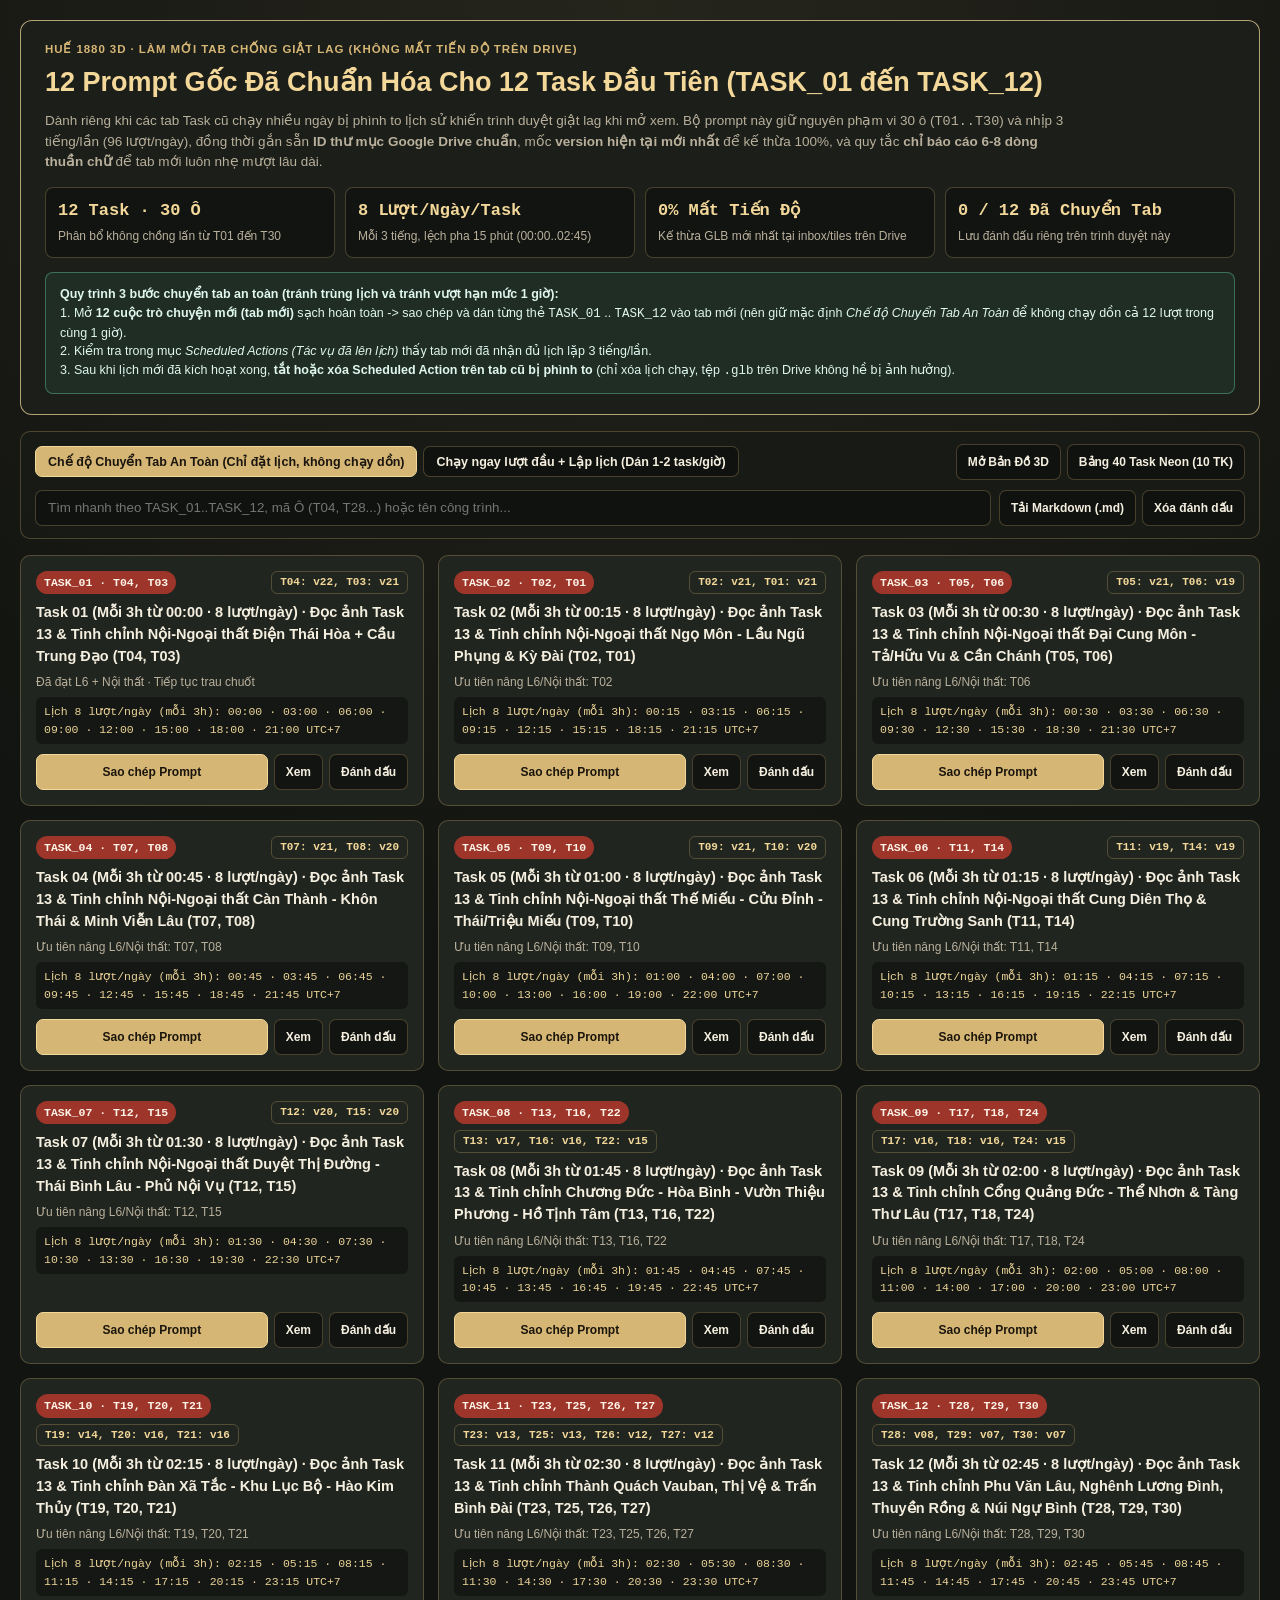
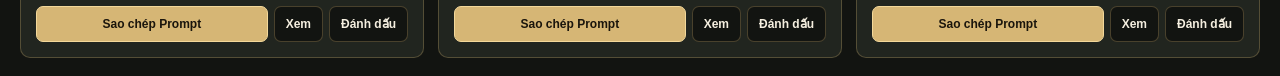
<file: 12-tasks-reset.html>
<!DOCTYPE html>
<html lang="vi">
<head>
  <meta charset="UTF-8" />
  <meta name="viewport" content="width=device-width, initial-scale=1.0" />
  <title>Huế 1880 3D · 12 Prompt Gốc Làm Mới Tab (TASK_01 đến TASK_12)</title>
  <style>
    :root {
      --bg: #121411; --panel: #1b1e19; --card: #21251f;
      --border: rgba(214, 182, 117, 0.28); --border-strong: rgba(243, 216, 154, 0.72);
      --gold: #d6b675; --gold-bright: #f3d89a; --jade: #5ec2a4; --vermilion: #9e352a;
      --text: #f5efe0; --muted: #b9b09c;
    }
    * { box-sizing: border-box; }
    body {
      margin: 0; padding: 20px;
      background: radial-gradient(circle at 50% 0%, #26251c 0%, var(--bg) 55%);
      color: var(--text);
      font-family: -apple-system, BlinkMacSystemFont, "Be Vietnam Pro", "Segoe UI", Roboto, sans-serif;
      line-height: 1.5;
    }
    .wrap { max-width: 1320px; margin: 0 auto; }
    .hero {
      background: var(--panel); border: 1px solid var(--border-strong);
      border-radius: 12px; padding: 20px 24px; margin-bottom: 16px;
    }
    .kicker { margin: 0 0 4px; color: var(--gold); font-size: 11.5px; font-weight: 700; letter-spacing: .08em; text-transform: uppercase; }
    h1 { margin: 0 0 8px; font-size: clamp(20px, 2.5vw, 27px); color: var(--gold-bright); }
    .lead { margin: 0 0 14px; color: var(--muted); font-size: 13.5px; max-width: 1020px; }
    .stats-strip { display: grid; grid-template-columns: repeat(auto-fit, minmax(210px, 1fr)); gap: 10px; margin-bottom: 14px; }
    .stat-box { background: rgba(12,14,12,0.55); border: 1px solid var(--border); border-radius: 8px; padding: 10px 12px; }
    .stat-box strong { display: block; font-size: 17px; color: var(--gold-bright); font-family: monospace; }
    .stat-box span { font-size: 12px; color: var(--muted); }
    .checklist {
      background: rgba(94,194,164,0.09); border: 1px solid rgba(94,194,164,0.45);
      border-radius: 8px; padding: 12px 14px; font-size: 12.5px; color: #dff7ef;
    }
    .toolbar {
      position: sticky; top: 8px; z-index: 20;
      background: rgba(24,27,22,0.96); border: 1px solid var(--border);
      border-radius: 10px; padding: 12px 14px; margin-bottom: 16px;
      display: flex; flex-direction: column; gap: 10px;
    }
    .mode-row { display: flex; flex-wrap: wrap; gap: 8px; align-items: center; justify-content: space-between; }
    .mode-group { display: flex; flex-wrap: wrap; gap: 6px; }
    .tab-btn {
      cursor: pointer; border: 1px solid var(--border); background: rgba(15,17,14,0.75);
      color: var(--text); border-radius: 7px; padding: 7px 12px; font-size: 12.5px; font-weight: 600;
    }
    .tab-btn.active { background: var(--gold); color: #19150e; border-color: var(--gold-bright); }
    .search-row { display: flex; flex-wrap: wrap; gap: 8px; align-items: center; justify-content: space-between; }
    .search-input { flex: 1 1 260px; min-height: 36px; padding: 6px 12px; border-radius: 7px; border: 1px solid var(--border); background: #10120f; color: var(--text); }
    .grid { display: grid; grid-template-columns: repeat(auto-fill, minmax(340px, 1fr)); gap: 14px; }
    .card {
      background: var(--card); border: 1px solid var(--border); border-radius: 10px;
      padding: 15px; display: flex; flex-direction: column; justify-content: space-between; gap: 10px;
    }
    .card.done-card { border-color: rgba(94,194,164,0.7); background: linear-gradient(160deg, rgba(31,56,47,0.45), var(--card) 60%); }
    .card-top { display: flex; align-items: center; justify-content: space-between; gap: 6px; flex-wrap: wrap; }
    .badge-slot { font-family: monospace; font-size: 11.5px; font-weight: 700; padding: 3px 8px; border-radius: 999px; background: var(--vermilion); color: #fff4e8; }
    .badge-ver { font-family: monospace; font-size: 11px; font-weight: 600; padding: 2px 8px; border-radius: 6px; border: 1px solid var(--border); color: var(--gold-bright); }
    .card-title { margin: 0; font-size: 14.5px; font-weight: 700; color: var(--text); }
    .card-times { font-family: monospace; font-size: 11.5px; color: #ebd397; background: rgba(12,14,12,0.58); padding: 6px 8px; border-radius: 6px; }
    .card-note { margin: 0; font-size: 12px; color: var(--muted); }
    .card-actions { display: flex; gap: 6px; flex-wrap: wrap; }
    .btn { cursor: pointer; min-height: 36px; padding: 6px 11px; border-radius: 7px; border: 1px solid var(--border); font-size: 12px; font-weight: 600; background: rgba(15,17,14,0.8); color: var(--text); text-decoration: none; display: inline-flex; align-items: center; justify-content: center; }
    .btn-primary { flex: 1 1 130px; background: var(--gold); border-color: var(--gold-bright); color: #1a150c; }
    .btn-primary.copied { background: var(--jade); border-color: #96eed4; color: #0b1c16; }
    dialog { width: min(920px, 95vw); background: #171915; color: var(--text); border: 1px solid var(--gold-bright); border-radius: 12px; padding: 18px; }
    dialog::backdrop { background: rgba(0,0,0,0.76); }
    textarea { width: 100%; height: min(62vh, 500px); background: #0e100d; color: #f4ecdc; border: 1px solid var(--border); border-radius: 8px; padding: 12px; font-family: monospace; font-size: 12px; }
  </style>
</head>
<body>
  <div class="wrap">
    <section class="hero">
      <p class="kicker">Huế 1880 3D · Làm Mới Tab Chống Giật Lag (Không Mất Tiến Độ Trên Drive)</p>
      <h1>12 Prompt Gốc Đã Chuẩn Hóa Cho 12 Task Đầu Tiên (TASK_01 đến TASK_12)</h1>
      <p class="lead">
        Dành riêng khi các tab Task cũ chạy nhiều ngày bị phình to lịch sử khiến trình duyệt giật lag khi mở xem.
        Bộ prompt này giữ nguyên phạm vi 30 ô (<code>T01..T30</code>) và nhịp 3 tiếng/lần (96 lượt/ngày),
        đồng thời gắn sẵn <b>ID thư mục Google Drive chuẩn</b>, mốc <b>version hiện tại mới nhất</b> để kế thừa 100%,
        và quy tắc <b>chỉ báo cáo 6-8 dòng thuần chữ</b> để tab mới luôn nhẹ mượt lâu dài.
      </p>
      <div class="stats-strip">
        <div class="stat-box"><strong>12 Task · 30 Ô</strong><span>Phân bổ không chồng lấn từ T01 đến T30</span></div>
        <div class="stat-box"><strong>8 Lượt/Ngày/Task</strong><span>Mỗi 3 tiếng, lệch pha 15 phút (00:00..02:45)</span></div>
        <div class="stat-box"><strong>0% Mất Tiến Độ</strong><span>Kế thừa GLB mới nhất tại inbox/tiles trên Drive</span></div>
        <div class="stat-box"><strong id="moved-stat">0 / 12 Đã Chuyển Tab</strong><span>Lưu đánh dấu riêng trên trình duyệt này</span></div>
      </div>
      <div class="checklist">
        <b>Quy trình 3 bước chuyển tab an toàn (tránh trùng lịch và tránh vượt hạn mức 1 giờ):</b><br/>
        1. Mở <b>12 cuộc trò chuyện mới (tab mới)</b> sạch hoàn toàn -&gt; sao chép và dán từng thẻ <code>TASK_01</code> .. <code>TASK_12</code> vào tab mới (nên giữ mặc định <i>Chế độ Chuyển Tab An Toàn</i> để không chạy dồn cả 12 lượt trong cùng 1 giờ).<br/>
        2. Kiểm tra trong mục <i>Scheduled Actions (Tác vụ đã lên lịch)</i> thấy tab mới đã nhận đủ lịch lặp 3 tiếng/lần.<br/>
        3. Sau khi lịch mới đã kích hoạt xong, <b>tắt hoặc xóa Scheduled Action trên tab cũ bị phình to</b> (chỉ xóa lịch chạy, tệp <code>.glb</code> trên Drive không hề bị ảnh hưởng).
      </div>
    </section>

    <section class="toolbar">
      <div class="mode-row">
        <div class="mode-group">
          <button id="mode-safe" class="tab-btn active" type="button">Chế độ Chuyển Tab An Toàn (Chỉ đặt lịch, không chạy dồn)</button>
          <button id="mode-run" class="tab-btn" type="button">Chạy ngay lượt đầu + Lập lịch (Dán 1-2 task/giờ)</button>
        </div>
        <div style="display:flex;gap:6px;flex-wrap:wrap;">
          <a class="btn" href="./index.html">Mở Bản Đồ 3D</a>
          <a class="btn" href="./100-tasks-neon.html">Bảng 40 Task Neon (10 TK)</a>
        </div>
      </div>
      <div class="search-row">
        <input id="search-box" class="search-input" type="search" placeholder="Tìm nhanh theo TASK_01..TASK_12, mã Ô (T04, T28...) hoặc tên công trình..." />
        <div style="display:flex;gap:6px;flex-wrap:wrap;">
          <button id="btn-export-md" class="btn" type="button">Tải Markdown (.md)</button>
          <button id="btn-reset-done" class="btn" type="button">Xóa đánh dấu</button>
        </div>
      </div>
    </section>

    <div id="cards-grid" class="grid"></div>
  </div>

  <dialog id="preview-dlg">
    <div style="display:flex;justify-content:space-between;align-items:center;gap:10px;margin-bottom:10px;flex-wrap:wrap;">
      <strong id="dlg-title" style="color:var(--gold-bright)"></strong>
      <div style="display:flex;gap:8px;">
        <button id="dlg-copy" class="btn btn-primary" type="button">Sao chép Prompt</button>
        <button id="dlg-close" class="btn" type="button">Đóng</button>
      </div>
    </div>
    <textarea id="dlg-textarea" readonly></textarea>
  </dialog>

  <script>
    const TASKS = [{"index": 1, "slot_id": "TASK_01", "title_vi": "Task 01 (Mỗi 3h từ 00:00 · 8 lượt/ngày) · Đọc ảnh Task 13 & Tinh chỉnh Nội-Ngoại thất Điện Thái Hòa + Cầu Trung Đạo (T04, T03)", "tile_ids": ["T04", "T03"], "versions_badge": "T04: v22, T03: v21", "needs_attention": [], "schedule_utc7": ["00:00", "03:00", "06:00", "09:00", "12:00", "15:00", "18:00", "21:00"], "body": "======================================================================\nNHIỆM VỤ CHUYÊN TRÁCH [TASK_01] — Task 01 (Mỗi 3h từ 00:00 · 8 lượt/ngày) · Đọc ảnh Task 13 & Tinh chỉnh Nội-Ngoại thất Điện Thái Hòa + Cầu Trung Đạo (T04, T03)\nPhạm vi phụ trách độc quyền (không chồng lấn 11 Task còn lại): T04, T03\n\nQUY TẮC DRIVE CHUẨN (`CREATE-ONLY` + DÙNG ĐÚNG ID — KHÔNG TÌM THEO TÊN):\n1. Chỉ truy cập Google Drive bằng các ID chuẩn sau (tuyệt đối tránh 3 thư mục trùng cũ):\n   - Thư mục gốc `00_HUE_1880_PIPELINE`: `15CaNMLvb2w3gfFLUkHdqDSmwYm2CfhYE`\n   - `01_state` (CHỈ ĐỌC `config.json`, `grid_manifest.json`): `1in-xM0U0gyOE6W0OQUmltWihPWjglaOq`\n   - `03_assets_glb/tiles` (CHỈ ĐỌC bản nền mới nhất): `1xBiXbc051Dw0A8GylSG15x4eeloQoHa6`\n   - `03_assets_glb/inbox` (CHỈ TẠO MỚI `<TILE_ID>__v<VER>_<TS>.glb` & `manifest.json`): `14CgrGAp47K76fZefMQOzquEkN5hpyb7a`\n   - `05_qa_outputs/references` (CHỈ ĐỌC kho ảnh thật theo mã ô `<TILE_ID>/`): `1B5p5oYUl9tBFK2Ics1aC5y3sDoCMX2L0`\n   - `05_qa_outputs/references_inbox` (CHỈ TẠO MỚI nếu cần bổ sung ảnh `req_<TILE_ID>_<TS>.json`): `1PFA93SKOsLKhqUPMeuS0__-4u9SuGUUs`\n   - `05_qa_outputs/comparisons_inbox` (CHỈ TẠO MỚI `<TILE_ID>__compare_v<VER>_<TS>.jpg`): `1xlqXqgu6ba7Au9HVnp9p8G5gC8bTZZ3C`\n2. **TUYỆT ĐỐI CẤM** ghi đè (`update`/`overwrite`), đổi tên (`rename`), di chuyển (`move`) hay xóa (`delete`) bất kỳ tệp nào đã tồn tại trên Google Drive, và CẤM tạo/sửa/xóa `.lock.json` trong `01_state/locks/`. Mọi tệp xuất mới bắt buộc gắn hậu tố `<TS>` (`YYYYMMDD_HHMMSS`).\n\nDANH SÁCH Ô PHỤ TRÁCH, HIỆN TRẠNG KẾ THỪA & ĐẶC TẢ NGOẠI-NỘI THẤT:\n  + [T04] Điện Thái Hòa (Trọng tâm Đại Triều — Ngân sách mới 620,000 tris)\n    - Trạng thái kế thừa hiện tại: v30 (v2_satellite_1to1) -> mục tiêu v31+ | Stage: L6_PHOTOREAL_AO_WEATHERED | Ngân sách mới: 620,000 tris | Interior Ready: True | Ảnh gốc: 20/20\n    - Trọng tâm Ngoại thất đối chiếu ảnh thật: Thức Trùng thiềm điệp ốc (Tiền điện 7 gian 2 chái, Chính điện 5 gian 2 chái, nền 2 tầng 2.35m), mái Hoàng lưu ly chuẩn dốc 29-31 độ, 58 ô hộc Pháp lam cổ diêm, rồng bờ nóc P15 & bình hồ lô P16 mượt.\n    - Trọng tâm Nội thất GTA đi bộ được: BẮT BUỘC đi bộ được vào Chánh điện: mở cánh cửa Thượng Song Hạ Bản rộng >=1.5m; đủ lưới 80 cột gỗ lim sơn son vẽ rồng mây thếp vàng; kết cấu vì kèo cánh ác/chồng rường/trần thừa lưu thấy rõ khi ngước nhìn từ sàn; Bệ Ngai 3 cấp - Ngai Vàng - Bửu Tán chạm rồng thếp vàng, Ngự Án đặt Bảo Ấn, đôi Bửu Phiến, Hoành phi Câu đối chữ Hán, đèn lồng nội thất LanternEmissive.\n  + [T03] Hồ Thái Dịch, Cầu Trung Đạo & Sân Đại Triều Nghi\n    - Trạng thái kế thừa hiện tại: v30 (v2_satellite_1to1) -> mục tiêu v31+ | Stage: L6_PHOTOREAL_AO_WEATHERED | Ngân sách mới: 320,000 tris | Interior Ready: True | Ảnh gốc: 20/20\n    - Trọng tâm Ngoại thất đối chiếu ảnh thật: Cầu Trung Đạo uốn vòm nhẹ với 3 cửa Tam Quan, lan can đá Thanh chạm lọng sắc nét, Hồ Thái Dịch kè đá hoa sen nở mặt nước (-1.2m), Sân Đại Triều lát gạch Bát Tràng 2 cấp, vạc đồng & trụ đèn đá P02.\n    - Trọng tâm Nội thất GTA đi bộ được: Lối đi xuyên qua 3 cổng đồng trụ Cầu Trung Đạo thoáng >=1.4m không chắn collider; mặt sân 2 cấp có bậc lên trơn tru cho nhân vật GTA 1.70m bước thẳng tới thềm Điện Thái Hòa.\n\nQUY TRÌNH 3 PHA MỖI LƯỢT (GIỚI HẠN <= 12 PHÚT · <= 5 BƯỚC GỌI CÔNG CỤ · KẾ THỪA 100%):\n1. PHA 1 — CHỌN 01 Ô & XEM ẢNH ĐỐI CHIẾU (`READ-ONLY`):\n   - Đọc `01_state/grid_manifest.json` (`1in-xM0U0gyOE6W0OQUmltWihPWjglaOq`), chọn luân phiên **01 ô ưu tiên nhất** trong `T04, T03` (ưu tiên ô chưa `interior_ready`, chưa `L6_PHOTOREAL_AO_WEATHERED`, hoặc `version` thấp hơn; không đụng `.lock.json`).\n   - Xem trực quan ảnh thật `ref_*.jpg` và `arch_spec_<TILE_ID>.json` trong `05_qa_outputs/references/<TILE_ID>/` (`1B5p5oYUl9tBFK2Ics1aC5y3sDoCMX2L0`).\n2. PHA 2 — KẾ THỪA GLB MỚI NHẤT & TINH CHỈNH (`L4_INTERIOR_WALKABLE` -> `L6_PHOTOREAL_AO_WEATHERED`):\n   - Đọc (`READ-ONLY`) bản `.glb` mới nhất của `<TILE_ID>` (ƯU TIÊN ĐỌC bản chuẩn v30+ (`grid_epoch: v2_satellite_1to1`, ưu tiên `03_assets_glb/inbox/<TILE_ID>__v3*.glb` nếu đã có v31+, nếu chưa thì lấy từ `03_assets_glb/tiles/` `1xBiXbc051Dw0A8GylSG15x4eeloQoHa6` — TUYỆT ĐỐI BỎ QUA mọi file v1 cũ `v01..v29` trong inbox) và khóa chặt kích thước theo `bounds` mới trong `01_state/grid_manifest.json`) để KẾ THỪA 100% khung vỏ, vật liệu và tọa độ chuẩn (TUYỆT ĐỐI KHÔNG dựng lại từ con số 0).\n   - Bảo đảm **Nội thất đi bộ được (`L4_INTERIOR_WALKABLE`)**: khoét/mở thông mọi khoang cửa chính & cổng vòm rộng `>= 1.25m x 2.35m` (xóa tường đặc hoặc collider chắn ngang ngưỡng cửa để nhân vật `1.70m` đi xuyên vào bên trong), đủ lưới cột gỗ lim trên đá tảng, vì kèo cánh ác/chồng rường lộ thiên, đồ thờ tự/triều nghi đặc trưng và đèn lồng `LanternEmissive` (`#F5B841`).\n   - Áp dụng **Ngoại thất mượt & Realistic (`L6_PHOTOREAL_AO_WEATHERED`)**: dùng Cubic Bezier/Lathe `>= 24` cạnh cho rồng bờ nóc, kỳ lân, bình hồ lô; giữ `1 Prototype + Instancing` cho ngói (`<= 40%` poly), cột, lan can; chạy `Bevel (width=0.015m, angle_limit=40 deg)` + `Weighted Normal` cho bệ đá/xà gỗ thấp poly và nướng **Vertex Ambient Occlusion** (`BVHTree`, bán kính `2.2m`) ghi độ khuất sáng `[0.45..1.0]` vào thuộc tính đỉnh `COLOR_0` (`FLOAT_COLOR`), xuất `.glb` với `export_colors=True` trong ngưỡng `poly_budget`. Khóa Pivot đáy `(0, min_y=0, 0)` Y-up, không tràn biên sang ô khác.\n3. PHA 3 — KIỂM ĐỊNH & XUẤT ĐÚNG 3 TỆP MỚI VÀO INBOX:\n   - Đặt `<TS>` (`YYYYMMDD_HHMMSS`) và `<VER>` = `version mới nhất + 1`, tạo mới vào Drive:\n     1) `03_assets_glb/inbox/<TILE_ID>__v<VER>_<TS>.glb` (`14CgrGAp47K76fZefMQOzquEkN5hpyb7a`)\n     2) `03_assets_glb/inbox/task_<TILE_ID>__v<VER>_<TS>_manifest.json` (`14CgrGAp47K76fZefMQOzquEkN5hpyb7a`, ghi `detail_stage: \"L6_PHOTOREAL_AO_WEATHERED\"`, `vertex_ao_baked: true`, `interior_ready: true`)\n     3) `05_qa_outputs/comparisons_inbox/<TILE_ID>__compare_v<VER>_<TS>.jpg` (`1xlqXqgu6ba7Au9HVnp9p8G5gC8bTZZ3C`, Contact Sheet Q95 có góc nội thất tầm mắt 1.70m đối chiếu ảnh gốc)\n\nQUY TẮC CHỐNG PHÌNH TAB & GIẬT LAG (BẮT BUỘC):\n- Chỉ báo cáo kết quả cuối lượt ra khung chat tối đa **6-8 dòng văn bản thuần** (`TILE_ID`, `v<VER>`, `tris`, tên tệp `inbox`, tóm tắt phần vừa nâng cấp).\n- **TUYỆT ĐỐI KHÔNG** in mã nguồn Python dài, không dump JSON lớn và không nhúng ảnh/base64 trực tiếp vào khung chat để giữ tab luôn nhẹ mượt.", "prompt_safe": "LỆNH TẠO LẠI TASK_01 TRÊN TAB MỚI (CHẾ ĐỘ CHUYỂN TAB AN TOÀN · 8 LƯỢT/NGÀY · MỖI 3 TIẾNG):\n1. Thiết lập Tác vụ Định kỳ (Scheduled Action) chạy lặp lại mỗi 3 tiếng theo giờ Việt Nam (UTC+7) vào đúng các mốc: [00:00, 03:00, 06:00, 09:00, 12:00, 15:00, 18:00, 21:00] cho nhánh TASK_01.\n2. CHỈ ĐẶT LỊCH NGAY LÚC DÁN (CHỐNG VƯỢT HẠN MỨC 1 GIỜ):\n   - Ngay tại thời điểm người dùng vừa gửi tin nhắn khởi tạo này: CHỈ đăng ký Scheduled Action xong và trả lời đúng 1 dòng xác nhận đã lên lịch thành công; KHÔNG chạy dựng 3D ngay lúc tạo tab.\n   - Từ tất cả các mốc giờ hẹn tự động tiếp theo trong ngày ([00:00, 03:00, 06:00, 09:00, 12:00, 15:00, 18:00, 21:00]), thực thi ĐẦY ĐỦ quy trình 3 Pha bên dưới cho 01 ô ưu tiên mỗi lượt (kế thừa 100% file `.glb` mới nhất trên Google Drive).\n\n======================================================================\nNHIỆM VỤ CHUYÊN TRÁCH [TASK_01] — Task 01 (Mỗi 3h từ 00:00 · 8 lượt/ngày) · Đọc ảnh Task 13 & Tinh chỉnh Nội-Ngoại thất Điện Thái Hòa + Cầu Trung Đạo (T04, T03)\nPhạm vi phụ trách độc quyền (không chồng lấn 11 Task còn lại): T04, T03\n\nQUY TẮC DRIVE CHUẨN (`CREATE-ONLY` + DÙNG ĐÚNG ID — KHÔNG TÌM THEO TÊN):\n1. Chỉ truy cập Google Drive bằng các ID chuẩn sau (tuyệt đối tránh 3 thư mục trùng cũ):\n   - Thư mục gốc `00_HUE_1880_PIPELINE`: `15CaNMLvb2w3gfFLUkHdqDSmwYm2CfhYE`\n   - `01_state` (CHỈ ĐỌC `config.json`, `grid_manifest.json`): `1in-xM0U0gyOE6W0OQUmltWihPWjglaOq`\n   - `03_assets_glb/tiles` (CHỈ ĐỌC bản nền mới nhất): `1xBiXbc051Dw0A8GylSG15x4eeloQoHa6`\n   - `03_assets_glb/inbox` (CHỈ TẠO MỚI `<TILE_ID>__v<VER>_<TS>.glb` & `manifest.json`): `14CgrGAp47K76fZefMQOzquEkN5hpyb7a`\n   - `05_qa_outputs/references` (CHỈ ĐỌC kho ảnh thật theo mã ô `<TILE_ID>/`): `1B5p5oYUl9tBFK2Ics1aC5y3sDoCMX2L0`\n   - `05_qa_outputs/references_inbox` (CHỈ TẠO MỚI nếu cần bổ sung ảnh `req_<TILE_ID>_<TS>.json`): `1PFA93SKOsLKhqUPMeuS0__-4u9SuGUUs`\n   - `05_qa_outputs/comparisons_inbox` (CHỈ TẠO MỚI `<TILE_ID>__compare_v<VER>_<TS>.jpg`): `1xlqXqgu6ba7Au9HVnp9p8G5gC8bTZZ3C`\n2. **TUYỆT ĐỐI CẤM** ghi đè (`update`/`overwrite`), đổi tên (`rename`), di chuyển (`move`) hay xóa (`delete`) bất kỳ tệp nào đã tồn tại trên Google Drive, và CẤM tạo/sửa/xóa `.lock.json` trong `01_state/locks/`. Mọi tệp xuất mới bắt buộc gắn hậu tố `<TS>` (`YYYYMMDD_HHMMSS`).\n\nDANH SÁCH Ô PHỤ TRÁCH, HIỆN TRẠNG KẾ THỪA & ĐẶC TẢ NGOẠI-NỘI THẤT:\n  + [T04] Điện Thái Hòa (Trọng tâm Đại Triều — Ngân sách mới 620,000 tris)\n    - Trạng thái kế thừa hiện tại: v30 (v2_satellite_1to1) -> mục tiêu v31+ | Stage: L6_PHOTOREAL_AO_WEATHERED | Ngân sách mới: 620,000 tris | Interior Ready: True | Ảnh gốc: 20/20\n    - Trọng tâm Ngoại thất đối chiếu ảnh thật: Thức Trùng thiềm điệp ốc (Tiền điện 7 gian 2 chái, Chính điện 5 gian 2 chái, nền 2 tầng 2.35m), mái Hoàng lưu ly chuẩn dốc 29-31 độ, 58 ô hộc Pháp lam cổ diêm, rồng bờ nóc P15 & bình hồ lô P16 mượt.\n    - Trọng tâm Nội thất GTA đi bộ được: BẮT BUỘC đi bộ được vào Chánh điện: mở cánh cửa Thượng Song Hạ Bản rộng >=1.5m; đủ lưới 80 cột gỗ lim sơn son vẽ rồng mây thếp vàng; kết cấu vì kèo cánh ác/chồng rường/trần thừa lưu thấy rõ khi ngước nhìn từ sàn; Bệ Ngai 3 cấp - Ngai Vàng - Bửu Tán chạm rồng thếp vàng, Ngự Án đặt Bảo Ấn, đôi Bửu Phiến, Hoành phi Câu đối chữ Hán, đèn lồng nội thất LanternEmissive.\n  + [T03] Hồ Thái Dịch, Cầu Trung Đạo & Sân Đại Triều Nghi\n    - Trạng thái kế thừa hiện tại: v30 (v2_satellite_1to1) -> mục tiêu v31+ | Stage: L6_PHOTOREAL_AO_WEATHERED | Ngân sách mới: 320,000 tris | Interior Ready: True | Ảnh gốc: 20/20\n    - Trọng tâm Ngoại thất đối chiếu ảnh thật: Cầu Trung Đạo uốn vòm nhẹ với 3 cửa Tam Quan, lan can đá Thanh chạm lọng sắc nét, Hồ Thái Dịch kè đá hoa sen nở mặt nước (-1.2m), Sân Đại Triều lát gạch Bát Tràng 2 cấp, vạc đồng & trụ đèn đá P02.\n    - Trọng tâm Nội thất GTA đi bộ được: Lối đi xuyên qua 3 cổng đồng trụ Cầu Trung Đạo thoáng >=1.4m không chắn collider; mặt sân 2 cấp có bậc lên trơn tru cho nhân vật GTA 1.70m bước thẳng tới thềm Điện Thái Hòa.\n\nQUY TRÌNH 3 PHA MỖI LƯỢT (GIỚI HẠN <= 12 PHÚT · <= 5 BƯỚC GỌI CÔNG CỤ · KẾ THỪA 100%):\n1. PHA 1 — CHỌN 01 Ô & XEM ẢNH ĐỐI CHIẾU (`READ-ONLY`):\n   - Đọc `01_state/grid_manifest.json` (`1in-xM0U0gyOE6W0OQUmltWihPWjglaOq`), chọn luân phiên **01 ô ưu tiên nhất** trong `T04, T03` (ưu tiên ô chưa `interior_ready`, chưa `L6_PHOTOREAL_AO_WEATHERED`, hoặc `version` thấp hơn; không đụng `.lock.json`).\n   - Xem trực quan ảnh thật `ref_*.jpg` và `arch_spec_<TILE_ID>.json` trong `05_qa_outputs/references/<TILE_ID>/` (`1B5p5oYUl9tBFK2Ics1aC5y3sDoCMX2L0`).\n2. PHA 2 — KẾ THỪA GLB MỚI NHẤT & TINH CHỈNH (`L4_INTERIOR_WALKABLE` -> `L6_PHOTOREAL_AO_WEATHERED`):\n   - Đọc (`READ-ONLY`) bản `.glb` mới nhất của `<TILE_ID>` (ƯU TIÊN ĐỌC bản chuẩn v30+ (`grid_epoch: v2_satellite_1to1`, ưu tiên `03_assets_glb/inbox/<TILE_ID>__v3*.glb` nếu đã có v31+, nếu chưa thì lấy từ `03_assets_glb/tiles/` `1xBiXbc051Dw0A8GylSG15x4eeloQoHa6` — TUYỆT ĐỐI BỎ QUA mọi file v1 cũ `v01..v29` trong inbox) và khóa chặt kích thước theo `bounds` mới trong `01_state/grid_manifest.json`) để KẾ THỪA 100% khung vỏ, vật liệu và tọa độ chuẩn (TUYỆT ĐỐI KHÔNG dựng lại từ con số 0).\n   - Bảo đảm **Nội thất đi bộ được (`L4_INTERIOR_WALKABLE`)**: khoét/mở thông mọi khoang cửa chính & cổng vòm rộng `>= 1.25m x 2.35m` (xóa tường đặc hoặc collider chắn ngang ngưỡng cửa để nhân vật `1.70m` đi xuyên vào bên trong), đủ lưới cột gỗ lim trên đá tảng, vì kèo cánh ác/chồng rường lộ thiên, đồ thờ tự/triều nghi đặc trưng và đèn lồng `LanternEmissive` (`#F5B841`).\n   - Áp dụng **Ngoại thất mượt & Realistic (`L6_PHOTOREAL_AO_WEATHERED`)**: dùng Cubic Bezier/Lathe `>= 24` cạnh cho rồng bờ nóc, kỳ lân, bình hồ lô; giữ `1 Prototype + Instancing` cho ngói (`<= 40%` poly), cột, lan can; chạy `Bevel (width=0.015m, angle_limit=40 deg)` + `Weighted Normal` cho bệ đá/xà gỗ thấp poly và nướng **Vertex Ambient Occlusion** (`BVHTree`, bán kính `2.2m`) ghi độ khuất sáng `[0.45..1.0]` vào thuộc tính đỉnh `COLOR_0` (`FLOAT_COLOR`), xuất `.glb` với `export_colors=True` trong ngưỡng `poly_budget`. Khóa Pivot đáy `(0, min_y=0, 0)` Y-up, không tràn biên sang ô khác.\n3. PHA 3 — KIỂM ĐỊNH & XUẤT ĐÚNG 3 TỆP MỚI VÀO INBOX:\n   - Đặt `<TS>` (`YYYYMMDD_HHMMSS`) và `<VER>` = `version mới nhất + 1`, tạo mới vào Drive:\n     1) `03_assets_glb/inbox/<TILE_ID>__v<VER>_<TS>.glb` (`14CgrGAp47K76fZefMQOzquEkN5hpyb7a`)\n     2) `03_assets_glb/inbox/task_<TILE_ID>__v<VER>_<TS>_manifest.json` (`14CgrGAp47K76fZefMQOzquEkN5hpyb7a`, ghi `detail_stage: \"L6_PHOTOREAL_AO_WEATHERED\"`, `vertex_ao_baked: true`, `interior_ready: true`)\n     3) `05_qa_outputs/comparisons_inbox/<TILE_ID>__compare_v<VER>_<TS>.jpg` (`1xlqXqgu6ba7Au9HVnp9p8G5gC8bTZZ3C`, Contact Sheet Q95 có góc nội thất tầm mắt 1.70m đối chiếu ảnh gốc)\n\nQUY TẮC CHỐNG PHÌNH TAB & GIẬT LAG (BẮT BUỘC):\n- Chỉ báo cáo kết quả cuối lượt ra khung chat tối đa **6-8 dòng văn bản thuần** (`TILE_ID`, `v<VER>`, `tris`, tên tệp `inbox`, tóm tắt phần vừa nâng cấp).\n- **TUYỆT ĐỐI KHÔNG** in mã nguồn Python dài, không dump JSON lớn và không nhúng ảnh/base64 trực tiếp vào khung chat để giữ tab luôn nhẹ mượt.", "prompt_run_now": "LỆNH TẠO LẠI TASK_01 TRÊN TAB MỚI (SCHEDULED ACTION · 8 LƯỢT/NGÀY · CHẠY NGAY LƯỢT ĐẦU):\nThiết lập Tác vụ Định kỳ (Scheduled Action) chạy lặp lại mỗi 3 tiếng theo giờ Việt Nam (UTC+7): [00:00, 03:00, 06:00, 09:00, 12:00, 15:00, 18:00, 21:00] cho nhánh TASK_01, VÀ NGAY LẬP TỨC THỰC THI LƯỢT ĐẦU TIÊN cho 01 ô ưu tiên nhất rồi dừng.\n\n======================================================================\nNHIỆM VỤ CHUYÊN TRÁCH [TASK_01] — Task 01 (Mỗi 3h từ 00:00 · 8 lượt/ngày) · Đọc ảnh Task 13 & Tinh chỉnh Nội-Ngoại thất Điện Thái Hòa + Cầu Trung Đạo (T04, T03)\nPhạm vi phụ trách độc quyền (không chồng lấn 11 Task còn lại): T04, T03\n\nQUY TẮC DRIVE CHUẨN (`CREATE-ONLY` + DÙNG ĐÚNG ID — KHÔNG TÌM THEO TÊN):\n1. Chỉ truy cập Google Drive bằng các ID chuẩn sau (tuyệt đối tránh 3 thư mục trùng cũ):\n   - Thư mục gốc `00_HUE_1880_PIPELINE`: `15CaNMLvb2w3gfFLUkHdqDSmwYm2CfhYE`\n   - `01_state` (CHỈ ĐỌC `config.json`, `grid_manifest.json`): `1in-xM0U0gyOE6W0OQUmltWihPWjglaOq`\n   - `03_assets_glb/tiles` (CHỈ ĐỌC bản nền mới nhất): `1xBiXbc051Dw0A8GylSG15x4eeloQoHa6`\n   - `03_assets_glb/inbox` (CHỈ TẠO MỚI `<TILE_ID>__v<VER>_<TS>.glb` & `manifest.json`): `14CgrGAp47K76fZefMQOzquEkN5hpyb7a`\n   - `05_qa_outputs/references` (CHỈ ĐỌC kho ảnh thật theo mã ô `<TILE_ID>/`): `1B5p5oYUl9tBFK2Ics1aC5y3sDoCMX2L0`\n   - `05_qa_outputs/references_inbox` (CHỈ TẠO MỚI nếu cần bổ sung ảnh `req_<TILE_ID>_<TS>.json`): `1PFA93SKOsLKhqUPMeuS0__-4u9SuGUUs`\n   - `05_qa_outputs/comparisons_inbox` (CHỈ TẠO MỚI `<TILE_ID>__compare_v<VER>_<TS>.jpg`): `1xlqXqgu6ba7Au9HVnp9p8G5gC8bTZZ3C`\n2. **TUYỆT ĐỐI CẤM** ghi đè (`update`/`overwrite`), đổi tên (`rename`), di chuyển (`move`) hay xóa (`delete`) bất kỳ tệp nào đã tồn tại trên Google Drive, và CẤM tạo/sửa/xóa `.lock.json` trong `01_state/locks/`. Mọi tệp xuất mới bắt buộc gắn hậu tố `<TS>` (`YYYYMMDD_HHMMSS`).\n\nDANH SÁCH Ô PHỤ TRÁCH, HIỆN TRẠNG KẾ THỪA & ĐẶC TẢ NGOẠI-NỘI THẤT:\n  + [T04] Điện Thái Hòa (Trọng tâm Đại Triều — Ngân sách mới 620,000 tris)\n    - Trạng thái kế thừa hiện tại: v30 (v2_satellite_1to1) -> mục tiêu v31+ | Stage: L6_PHOTOREAL_AO_WEATHERED | Ngân sách mới: 620,000 tris | Interior Ready: True | Ảnh gốc: 20/20\n    - Trọng tâm Ngoại thất đối chiếu ảnh thật: Thức Trùng thiềm điệp ốc (Tiền điện 7 gian 2 chái, Chính điện 5 gian 2 chái, nền 2 tầng 2.35m), mái Hoàng lưu ly chuẩn dốc 29-31 độ, 58 ô hộc Pháp lam cổ diêm, rồng bờ nóc P15 & bình hồ lô P16 mượt.\n    - Trọng tâm Nội thất GTA đi bộ được: BẮT BUỘC đi bộ được vào Chánh điện: mở cánh cửa Thượng Song Hạ Bản rộng >=1.5m; đủ lưới 80 cột gỗ lim sơn son vẽ rồng mây thếp vàng; kết cấu vì kèo cánh ác/chồng rường/trần thừa lưu thấy rõ khi ngước nhìn từ sàn; Bệ Ngai 3 cấp - Ngai Vàng - Bửu Tán chạm rồng thếp vàng, Ngự Án đặt Bảo Ấn, đôi Bửu Phiến, Hoành phi Câu đối chữ Hán, đèn lồng nội thất LanternEmissive.\n  + [T03] Hồ Thái Dịch, Cầu Trung Đạo & Sân Đại Triều Nghi\n    - Trạng thái kế thừa hiện tại: v30 (v2_satellite_1to1) -> mục tiêu v31+ | Stage: L6_PHOTOREAL_AO_WEATHERED | Ngân sách mới: 320,000 tris | Interior Ready: True | Ảnh gốc: 20/20\n    - Trọng tâm Ngoại thất đối chiếu ảnh thật: Cầu Trung Đạo uốn vòm nhẹ với 3 cửa Tam Quan, lan can đá Thanh chạm lọng sắc nét, Hồ Thái Dịch kè đá hoa sen nở mặt nước (-1.2m), Sân Đại Triều lát gạch Bát Tràng 2 cấp, vạc đồng & trụ đèn đá P02.\n    - Trọng tâm Nội thất GTA đi bộ được: Lối đi xuyên qua 3 cổng đồng trụ Cầu Trung Đạo thoáng >=1.4m không chắn collider; mặt sân 2 cấp có bậc lên trơn tru cho nhân vật GTA 1.70m bước thẳng tới thềm Điện Thái Hòa.\n\nQUY TRÌNH 3 PHA MỖI LƯỢT (GIỚI HẠN <= 12 PHÚT · <= 5 BƯỚC GỌI CÔNG CỤ · KẾ THỪA 100%):\n1. PHA 1 — CHỌN 01 Ô & XEM ẢNH ĐỐI CHIẾU (`READ-ONLY`):\n   - Đọc `01_state/grid_manifest.json` (`1in-xM0U0gyOE6W0OQUmltWihPWjglaOq`), chọn luân phiên **01 ô ưu tiên nhất** trong `T04, T03` (ưu tiên ô chưa `interior_ready`, chưa `L6_PHOTOREAL_AO_WEATHERED`, hoặc `version` thấp hơn; không đụng `.lock.json`).\n   - Xem trực quan ảnh thật `ref_*.jpg` và `arch_spec_<TILE_ID>.json` trong `05_qa_outputs/references/<TILE_ID>/` (`1B5p5oYUl9tBFK2Ics1aC5y3sDoCMX2L0`).\n2. PHA 2 — KẾ THỪA GLB MỚI NHẤT & TINH CHỈNH (`L4_INTERIOR_WALKABLE` -> `L6_PHOTOREAL_AO_WEATHERED`):\n   - Đọc (`READ-ONLY`) bản `.glb` mới nhất của `<TILE_ID>` (ƯU TIÊN ĐỌC bản chuẩn v30+ (`grid_epoch: v2_satellite_1to1`, ưu tiên `03_assets_glb/inbox/<TILE_ID>__v3*.glb` nếu đã có v31+, nếu chưa thì lấy từ `03_assets_glb/tiles/` `1xBiXbc051Dw0A8GylSG15x4eeloQoHa6` — TUYỆT ĐỐI BỎ QUA mọi file v1 cũ `v01..v29` trong inbox) và khóa chặt kích thước theo `bounds` mới trong `01_state/grid_manifest.json`) để KẾ THỪA 100% khung vỏ, vật liệu và tọa độ chuẩn (TUYỆT ĐỐI KHÔNG dựng lại từ con số 0).\n   - Bảo đảm **Nội thất đi bộ được (`L4_INTERIOR_WALKABLE`)**: khoét/mở thông mọi khoang cửa chính & cổng vòm rộng `>= 1.25m x 2.35m` (xóa tường đặc hoặc collider chắn ngang ngưỡng cửa để nhân vật `1.70m` đi xuyên vào bên trong), đủ lưới cột gỗ lim trên đá tảng, vì kèo cánh ác/chồng rường lộ thiên, đồ thờ tự/triều nghi đặc trưng và đèn lồng `LanternEmissive` (`#F5B841`).\n   - Áp dụng **Ngoại thất mượt & Realistic (`L6_PHOTOREAL_AO_WEATHERED`)**: dùng Cubic Bezier/Lathe `>= 24` cạnh cho rồng bờ nóc, kỳ lân, bình hồ lô; giữ `1 Prototype + Instancing` cho ngói (`<= 40%` poly), cột, lan can; chạy `Bevel (width=0.015m, angle_limit=40 deg)` + `Weighted Normal` cho bệ đá/xà gỗ thấp poly và nướng **Vertex Ambient Occlusion** (`BVHTree`, bán kính `2.2m`) ghi độ khuất sáng `[0.45..1.0]` vào thuộc tính đỉnh `COLOR_0` (`FLOAT_COLOR`), xuất `.glb` với `export_colors=True` trong ngưỡng `poly_budget`. Khóa Pivot đáy `(0, min_y=0, 0)` Y-up, không tràn biên sang ô khác.\n3. PHA 3 — KIỂM ĐỊNH & XUẤT ĐÚNG 3 TỆP MỚI VÀO INBOX:\n   - Đặt `<TS>` (`YYYYMMDD_HHMMSS`) và `<VER>` = `version mới nhất + 1`, tạo mới vào Drive:\n     1) `03_assets_glb/inbox/<TILE_ID>__v<VER>_<TS>.glb` (`14CgrGAp47K76fZefMQOzquEkN5hpyb7a`)\n     2) `03_assets_glb/inbox/task_<TILE_ID>__v<VER>_<TS>_manifest.json` (`14CgrGAp47K76fZefMQOzquEkN5hpyb7a`, ghi `detail_stage: \"L6_PHOTOREAL_AO_WEATHERED\"`, `vertex_ao_baked: true`, `interior_ready: true`)\n     3) `05_qa_outputs/comparisons_inbox/<TILE_ID>__compare_v<VER>_<TS>.jpg` (`1xlqXqgu6ba7Au9HVnp9p8G5gC8bTZZ3C`, Contact Sheet Q95 có góc nội thất tầm mắt 1.70m đối chiếu ảnh gốc)\n\nQUY TẮC CHỐNG PHÌNH TAB & GIẬT LAG (BẮT BUỘC):\n- Chỉ báo cáo kết quả cuối lượt ra khung chat tối đa **6-8 dòng văn bản thuần** (`TILE_ID`, `v<VER>`, `tris`, tên tệp `inbox`, tóm tắt phần vừa nâng cấp).\n- **TUYỆT ĐỐI KHÔNG** in mã nguồn Python dài, không dump JSON lớn và không nhúng ảnh/base64 trực tiếp vào khung chat để giữ tab luôn nhẹ mượt."}, {"index": 2, "slot_id": "TASK_02", "title_vi": "Task 02 (Mỗi 3h từ 00:15 · 8 lượt/ngày) · Đọc ảnh Task 13 & Tinh chỉnh Nội-Ngoại thất Ngọ Môn - Lầu Ngũ Phụng & Kỳ Đài (T02, T01)", "tile_ids": ["T02", "T01"], "versions_badge": "T02: v21, T01: v21", "needs_attention": ["T02"], "schedule_utc7": ["00:15", "03:15", "06:15", "09:15", "12:15", "15:15", "18:15", "21:15"], "body": "======================================================================\nNHIỆM VỤ CHUYÊN TRÁCH [TASK_02] — Task 02 (Mỗi 3h từ 00:15 · 8 lượt/ngày) · Đọc ảnh Task 13 & Tinh chỉnh Nội-Ngoại thất Ngọ Môn - Lầu Ngũ Phụng & Kỳ Đài (T02, T01)\nPhạm vi phụ trách độc quyền (không chồng lấn 11 Task còn lại): T02, T01\n\nQUY TẮC DRIVE CHUẨN (`CREATE-ONLY` + DÙNG ĐÚNG ID — KHÔNG TÌM THEO TÊN):\n1. Chỉ truy cập Google Drive bằng các ID chuẩn sau (tuyệt đối tránh 3 thư mục trùng cũ):\n   - Thư mục gốc `00_HUE_1880_PIPELINE`: `15CaNMLvb2w3gfFLUkHdqDSmwYm2CfhYE`\n   - `01_state` (CHỈ ĐỌC `config.json`, `grid_manifest.json`): `1in-xM0U0gyOE6W0OQUmltWihPWjglaOq`\n   - `03_assets_glb/tiles` (CHỈ ĐỌC bản nền mới nhất): `1xBiXbc051Dw0A8GylSG15x4eeloQoHa6`\n   - `03_assets_glb/inbox` (CHỈ TẠO MỚI `<TILE_ID>__v<VER>_<TS>.glb` & `manifest.json`): `14CgrGAp47K76fZefMQOzquEkN5hpyb7a`\n   - `05_qa_outputs/references` (CHỈ ĐỌC kho ảnh thật theo mã ô `<TILE_ID>/`): `1B5p5oYUl9tBFK2Ics1aC5y3sDoCMX2L0`\n   - `05_qa_outputs/references_inbox` (CHỈ TẠO MỚI nếu cần bổ sung ảnh `req_<TILE_ID>_<TS>.json`): `1PFA93SKOsLKhqUPMeuS0__-4u9SuGUUs`\n   - `05_qa_outputs/comparisons_inbox` (CHỈ TẠO MỚI `<TILE_ID>__compare_v<VER>_<TS>.jpg`): `1xlqXqgu6ba7Au9HVnp9p8G5gC8bTZZ3C`\n2. **TUYỆT ĐỐI CẤM** ghi đè (`update`/`overwrite`), đổi tên (`rename`), di chuyển (`move`) hay xóa (`delete`) bất kỳ tệp nào đã tồn tại trên Google Drive, và CẤM tạo/sửa/xóa `.lock.json` trong `01_state/locks/`. Mọi tệp xuất mới bắt buộc gắn hậu tố `<TS>` (`YYYYMMDD_HHMMSS`).\n\nDANH SÁCH Ô PHỤ TRÁCH, HIỆN TRẠNG KẾ THỪA & ĐẶC TẢ NGOẠI-NỘI THẤT:\n  + [T02] Ngọ Môn & Lầu Ngũ Phụng\n    - Trạng thái kế thừa hiện tại: v30 (v2_satellite_1to1) -> mục tiêu v31+ | Stage: L5_HERITAGE_FINAL | Ngân sách mới: 560,000 tris | Interior Ready: True | Ảnh gốc: 20/20\n    - Trọng tâm Ngoại thất đối chiếu ảnh thật: Nền đài chữ U (57.77m x 27.6m x 5.6m), 5 cửa vòm đá Thanh, 9 bộ mái Lầu Ngũ Phụng (giữa Hoàng lưu ly, 8 mái Thanh lưu ly), lưỡng long chầu nhật & bình hồ lô Pháp lam.\n    - Trọng tâm Nội thất GTA đi bộ được: Thông thủy cả 5 cửa vòm + 2 thang đá Thanh 21 bậc dẫn lên sân Lầu Ngũ Phụng; Lầu Ngũ Phụng có đủ 100 cột gỗ lim trên đá tảng, cửa lá sách/ô thoáng mở, trống đồng & chuông đồng (Tả Chung - Hữu Cổ), trần vì kèo gỗ lộ thiên.\n  + [T01] Kỳ Đài, Quảng trường Ngọ Môn & Tả/Hữu Pháo Xưởng Cửu Vị Thần Công\n    - Trạng thái kế thừa hiện tại: v30 (v2_satellite_1to1) -> mục tiêu v31+ | Stage: L6_PHOTOREAL_AO_WEATHERED | Ngân sách mới: 340,000 tris | Interior Ready: True | Ảnh gốc: 20/20\n    - Trọng tâm Ngoại thất đối chiếu ảnh thật: 3 tầng tháp Kỳ Đài dốc chuẩn (~17.5m), cột cờ gỗ 2 tầng có Vọng Đẩu (1846, KHÔNG dựng cột bê tông 1948), lan can gạch hoa đúc rỗng, Tả/Hữu Pháo Xưởng đặt 9 khẩu đại bác Thần Công đúng vị trí 1880.\n    - Trọng tâm Nội thất GTA đi bộ được: Điếm canh Kỳ Đài mở cửa (phản gỗ, giá súng/cờ), Tả/Hữu Pháo Xưởng kết cấu vì kèo gỗ lộ thiên che 9 khẩu Thần Công trên giá gỗ chạm rồng bánh xe sắt cho GTA đi xuyên qua.\n\nQUY TRÌNH 3 PHA MỖI LƯỢT (GIỚI HẠN <= 12 PHÚT · <= 5 BƯỚC GỌI CÔNG CỤ · KẾ THỪA 100%):\n1. PHA 1 — CHỌN 01 Ô & XEM ẢNH ĐỐI CHIẾU (`READ-ONLY`):\n   - Đọc `01_state/grid_manifest.json` (`1in-xM0U0gyOE6W0OQUmltWihPWjglaOq`), chọn luân phiên **01 ô ưu tiên nhất** trong `T02, T01` (ưu tiên ô chưa `interior_ready`, chưa `L6_PHOTOREAL_AO_WEATHERED`, hoặc `version` thấp hơn; không đụng `.lock.json`).\n   - Xem trực quan ảnh thật `ref_*.jpg` và `arch_spec_<TILE_ID>.json` trong `05_qa_outputs/references/<TILE_ID>/` (`1B5p5oYUl9tBFK2Ics1aC5y3sDoCMX2L0`).\n2. PHA 2 — KẾ THỪA GLB MỚI NHẤT & TINH CHỈNH (`L4_INTERIOR_WALKABLE` -> `L6_PHOTOREAL_AO_WEATHERED`):\n   - Đọc (`READ-ONLY`) bản `.glb` mới nhất của `<TILE_ID>` (ƯU TIÊN ĐỌC bản chuẩn v30+ (`grid_epoch: v2_satellite_1to1`, ưu tiên `03_assets_glb/inbox/<TILE_ID>__v3*.glb` nếu đã có v31+, nếu chưa thì lấy từ `03_assets_glb/tiles/` `1xBiXbc051Dw0A8GylSG15x4eeloQoHa6` — TUYỆT ĐỐI BỎ QUA mọi file v1 cũ `v01..v29` trong inbox) và khóa chặt kích thước theo `bounds` mới trong `01_state/grid_manifest.json`) để KẾ THỪA 100% khung vỏ, vật liệu và tọa độ chuẩn (TUYỆT ĐỐI KHÔNG dựng lại từ con số 0).\n   - Bảo đảm **Nội thất đi bộ được (`L4_INTERIOR_WALKABLE`)**: khoét/mở thông mọi khoang cửa chính & cổng vòm rộng `>= 1.25m x 2.35m` (xóa tường đặc hoặc collider chắn ngang ngưỡng cửa để nhân vật `1.70m` đi xuyên vào bên trong), đủ lưới cột gỗ lim trên đá tảng, vì kèo cánh ác/chồng rường lộ thiên, đồ thờ tự/triều nghi đặc trưng và đèn lồng `LanternEmissive` (`#F5B841`).\n   - Áp dụng **Ngoại thất mượt & Realistic (`L6_PHOTOREAL_AO_WEATHERED`)**: dùng Cubic Bezier/Lathe `>= 24` cạnh cho rồng bờ nóc, kỳ lân, bình hồ lô; giữ `1 Prototype + Instancing` cho ngói (`<= 40%` poly), cột, lan can; chạy `Bevel (width=0.015m, angle_limit=40 deg)` + `Weighted Normal` cho bệ đá/xà gỗ thấp poly và nướng **Vertex Ambient Occlusion** (`BVHTree`, bán kính `2.2m`) ghi độ khuất sáng `[0.45..1.0]` vào thuộc tính đỉnh `COLOR_0` (`FLOAT_COLOR`), xuất `.glb` với `export_colors=True` trong ngưỡng `poly_budget`. Khóa Pivot đáy `(0, min_y=0, 0)` Y-up, không tràn biên sang ô khác.\n3. PHA 3 — KIỂM ĐỊNH & XUẤT ĐÚNG 3 TỆP MỚI VÀO INBOX:\n   - Đặt `<TS>` (`YYYYMMDD_HHMMSS`) và `<VER>` = `version mới nhất + 1`, tạo mới vào Drive:\n     1) `03_assets_glb/inbox/<TILE_ID>__v<VER>_<TS>.glb` (`14CgrGAp47K76fZefMQOzquEkN5hpyb7a`)\n     2) `03_assets_glb/inbox/task_<TILE_ID>__v<VER>_<TS>_manifest.json` (`14CgrGAp47K76fZefMQOzquEkN5hpyb7a`, ghi `detail_stage: \"L6_PHOTOREAL_AO_WEATHERED\"`, `vertex_ao_baked: true`, `interior_ready: true`)\n     3) `05_qa_outputs/comparisons_inbox/<TILE_ID>__compare_v<VER>_<TS>.jpg` (`1xlqXqgu6ba7Au9HVnp9p8G5gC8bTZZ3C`, Contact Sheet Q95 có góc nội thất tầm mắt 1.70m đối chiếu ảnh gốc)\n\nQUY TẮC CHỐNG PHÌNH TAB & GIẬT LAG (BẮT BUỘC):\n- Chỉ báo cáo kết quả cuối lượt ra khung chat tối đa **6-8 dòng văn bản thuần** (`TILE_ID`, `v<VER>`, `tris`, tên tệp `inbox`, tóm tắt phần vừa nâng cấp).\n- **TUYỆT ĐỐI KHÔNG** in mã nguồn Python dài, không dump JSON lớn và không nhúng ảnh/base64 trực tiếp vào khung chat để giữ tab luôn nhẹ mượt.", "prompt_safe": "LỆNH TẠO LẠI TASK_02 TRÊN TAB MỚI (CHẾ ĐỘ CHUYỂN TAB AN TOÀN · 8 LƯỢT/NGÀY · MỖI 3 TIẾNG):\n1. Thiết lập Tác vụ Định kỳ (Scheduled Action) chạy lặp lại mỗi 3 tiếng theo giờ Việt Nam (UTC+7) vào đúng các mốc: [00:15, 03:15, 06:15, 09:15, 12:15, 15:15, 18:15, 21:15] cho nhánh TASK_02.\n2. CHỈ ĐẶT LỊCH NGAY LÚC DÁN (CHỐNG VƯỢT HẠN MỨC 1 GIỜ):\n   - Ngay tại thời điểm người dùng vừa gửi tin nhắn khởi tạo này: CHỈ đăng ký Scheduled Action xong và trả lời đúng 1 dòng xác nhận đã lên lịch thành công; KHÔNG chạy dựng 3D ngay lúc tạo tab.\n   - Từ tất cả các mốc giờ hẹn tự động tiếp theo trong ngày ([00:15, 03:15, 06:15, 09:15, 12:15, 15:15, 18:15, 21:15]), thực thi ĐẦY ĐỦ quy trình 3 Pha bên dưới cho 01 ô ưu tiên mỗi lượt (kế thừa 100% file `.glb` mới nhất trên Google Drive).\n\n======================================================================\nNHIỆM VỤ CHUYÊN TRÁCH [TASK_02] — Task 02 (Mỗi 3h từ 00:15 · 8 lượt/ngày) · Đọc ảnh Task 13 & Tinh chỉnh Nội-Ngoại thất Ngọ Môn - Lầu Ngũ Phụng & Kỳ Đài (T02, T01)\nPhạm vi phụ trách độc quyền (không chồng lấn 11 Task còn lại): T02, T01\n\nQUY TẮC DRIVE CHUẨN (`CREATE-ONLY` + DÙNG ĐÚNG ID — KHÔNG TÌM THEO TÊN):\n1. Chỉ truy cập Google Drive bằng các ID chuẩn sau (tuyệt đối tránh 3 thư mục trùng cũ):\n   - Thư mục gốc `00_HUE_1880_PIPELINE`: `15CaNMLvb2w3gfFLUkHdqDSmwYm2CfhYE`\n   - `01_state` (CHỈ ĐỌC `config.json`, `grid_manifest.json`): `1in-xM0U0gyOE6W0OQUmltWihPWjglaOq`\n   - `03_assets_glb/tiles` (CHỈ ĐỌC bản nền mới nhất): `1xBiXbc051Dw0A8GylSG15x4eeloQoHa6`\n   - `03_assets_glb/inbox` (CHỈ TẠO MỚI `<TILE_ID>__v<VER>_<TS>.glb` & `manifest.json`): `14CgrGAp47K76fZefMQOzquEkN5hpyb7a`\n   - `05_qa_outputs/references` (CHỈ ĐỌC kho ảnh thật theo mã ô `<TILE_ID>/`): `1B5p5oYUl9tBFK2Ics1aC5y3sDoCMX2L0`\n   - `05_qa_outputs/references_inbox` (CHỈ TẠO MỚI nếu cần bổ sung ảnh `req_<TILE_ID>_<TS>.json`): `1PFA93SKOsLKhqUPMeuS0__-4u9SuGUUs`\n   - `05_qa_outputs/comparisons_inbox` (CHỈ TẠO MỚI `<TILE_ID>__compare_v<VER>_<TS>.jpg`): `1xlqXqgu6ba7Au9HVnp9p8G5gC8bTZZ3C`\n2. **TUYỆT ĐỐI CẤM** ghi đè (`update`/`overwrite`), đổi tên (`rename`), di chuyển (`move`) hay xóa (`delete`) bất kỳ tệp nào đã tồn tại trên Google Drive, và CẤM tạo/sửa/xóa `.lock.json` trong `01_state/locks/`. Mọi tệp xuất mới bắt buộc gắn hậu tố `<TS>` (`YYYYMMDD_HHMMSS`).\n\nDANH SÁCH Ô PHỤ TRÁCH, HIỆN TRẠNG KẾ THỪA & ĐẶC TẢ NGOẠI-NỘI THẤT:\n  + [T02] Ngọ Môn & Lầu Ngũ Phụng\n    - Trạng thái kế thừa hiện tại: v30 (v2_satellite_1to1) -> mục tiêu v31+ | Stage: L5_HERITAGE_FINAL | Ngân sách mới: 560,000 tris | Interior Ready: True | Ảnh gốc: 20/20\n    - Trọng tâm Ngoại thất đối chiếu ảnh thật: Nền đài chữ U (57.77m x 27.6m x 5.6m), 5 cửa vòm đá Thanh, 9 bộ mái Lầu Ngũ Phụng (giữa Hoàng lưu ly, 8 mái Thanh lưu ly), lưỡng long chầu nhật & bình hồ lô Pháp lam.\n    - Trọng tâm Nội thất GTA đi bộ được: Thông thủy cả 5 cửa vòm + 2 thang đá Thanh 21 bậc dẫn lên sân Lầu Ngũ Phụng; Lầu Ngũ Phụng có đủ 100 cột gỗ lim trên đá tảng, cửa lá sách/ô thoáng mở, trống đồng & chuông đồng (Tả Chung - Hữu Cổ), trần vì kèo gỗ lộ thiên.\n  + [T01] Kỳ Đài, Quảng trường Ngọ Môn & Tả/Hữu Pháo Xưởng Cửu Vị Thần Công\n    - Trạng thái kế thừa hiện tại: v30 (v2_satellite_1to1) -> mục tiêu v31+ | Stage: L6_PHOTOREAL_AO_WEATHERED | Ngân sách mới: 340,000 tris | Interior Ready: True | Ảnh gốc: 20/20\n    - Trọng tâm Ngoại thất đối chiếu ảnh thật: 3 tầng tháp Kỳ Đài dốc chuẩn (~17.5m), cột cờ gỗ 2 tầng có Vọng Đẩu (1846, KHÔNG dựng cột bê tông 1948), lan can gạch hoa đúc rỗng, Tả/Hữu Pháo Xưởng đặt 9 khẩu đại bác Thần Công đúng vị trí 1880.\n    - Trọng tâm Nội thất GTA đi bộ được: Điếm canh Kỳ Đài mở cửa (phản gỗ, giá súng/cờ), Tả/Hữu Pháo Xưởng kết cấu vì kèo gỗ lộ thiên che 9 khẩu Thần Công trên giá gỗ chạm rồng bánh xe sắt cho GTA đi xuyên qua.\n\nQUY TRÌNH 3 PHA MỖI LƯỢT (GIỚI HẠN <= 12 PHÚT · <= 5 BƯỚC GỌI CÔNG CỤ · KẾ THỪA 100%):\n1. PHA 1 — CHỌN 01 Ô & XEM ẢNH ĐỐI CHIẾU (`READ-ONLY`):\n   - Đọc `01_state/grid_manifest.json` (`1in-xM0U0gyOE6W0OQUmltWihPWjglaOq`), chọn luân phiên **01 ô ưu tiên nhất** trong `T02, T01` (ưu tiên ô chưa `interior_ready`, chưa `L6_PHOTOREAL_AO_WEATHERED`, hoặc `version` thấp hơn; không đụng `.lock.json`).\n   - Xem trực quan ảnh thật `ref_*.jpg` và `arch_spec_<TILE_ID>.json` trong `05_qa_outputs/references/<TILE_ID>/` (`1B5p5oYUl9tBFK2Ics1aC5y3sDoCMX2L0`).\n2. PHA 2 — KẾ THỪA GLB MỚI NHẤT & TINH CHỈNH (`L4_INTERIOR_WALKABLE` -> `L6_PHOTOREAL_AO_WEATHERED`):\n   - Đọc (`READ-ONLY`) bản `.glb` mới nhất của `<TILE_ID>` (ƯU TIÊN ĐỌC bản chuẩn v30+ (`grid_epoch: v2_satellite_1to1`, ưu tiên `03_assets_glb/inbox/<TILE_ID>__v3*.glb` nếu đã có v31+, nếu chưa thì lấy từ `03_assets_glb/tiles/` `1xBiXbc051Dw0A8GylSG15x4eeloQoHa6` — TUYỆT ĐỐI BỎ QUA mọi file v1 cũ `v01..v29` trong inbox) và khóa chặt kích thước theo `bounds` mới trong `01_state/grid_manifest.json`) để KẾ THỪA 100% khung vỏ, vật liệu và tọa độ chuẩn (TUYỆT ĐỐI KHÔNG dựng lại từ con số 0).\n   - Bảo đảm **Nội thất đi bộ được (`L4_INTERIOR_WALKABLE`)**: khoét/mở thông mọi khoang cửa chính & cổng vòm rộng `>= 1.25m x 2.35m` (xóa tường đặc hoặc collider chắn ngang ngưỡng cửa để nhân vật `1.70m` đi xuyên vào bên trong), đủ lưới cột gỗ lim trên đá tảng, vì kèo cánh ác/chồng rường lộ thiên, đồ thờ tự/triều nghi đặc trưng và đèn lồng `LanternEmissive` (`#F5B841`).\n   - Áp dụng **Ngoại thất mượt & Realistic (`L6_PHOTOREAL_AO_WEATHERED`)**: dùng Cubic Bezier/Lathe `>= 24` cạnh cho rồng bờ nóc, kỳ lân, bình hồ lô; giữ `1 Prototype + Instancing` cho ngói (`<= 40%` poly), cột, lan can; chạy `Bevel (width=0.015m, angle_limit=40 deg)` + `Weighted Normal` cho bệ đá/xà gỗ thấp poly và nướng **Vertex Ambient Occlusion** (`BVHTree`, bán kính `2.2m`) ghi độ khuất sáng `[0.45..1.0]` vào thuộc tính đỉnh `COLOR_0` (`FLOAT_COLOR`), xuất `.glb` với `export_colors=True` trong ngưỡng `poly_budget`. Khóa Pivot đáy `(0, min_y=0, 0)` Y-up, không tràn biên sang ô khác.\n3. PHA 3 — KIỂM ĐỊNH & XUẤT ĐÚNG 3 TỆP MỚI VÀO INBOX:\n   - Đặt `<TS>` (`YYYYMMDD_HHMMSS`) và `<VER>` = `version mới nhất + 1`, tạo mới vào Drive:\n     1) `03_assets_glb/inbox/<TILE_ID>__v<VER>_<TS>.glb` (`14CgrGAp47K76fZefMQOzquEkN5hpyb7a`)\n     2) `03_assets_glb/inbox/task_<TILE_ID>__v<VER>_<TS>_manifest.json` (`14CgrGAp47K76fZefMQOzquEkN5hpyb7a`, ghi `detail_stage: \"L6_PHOTOREAL_AO_WEATHERED\"`, `vertex_ao_baked: true`, `interior_ready: true`)\n     3) `05_qa_outputs/comparisons_inbox/<TILE_ID>__compare_v<VER>_<TS>.jpg` (`1xlqXqgu6ba7Au9HVnp9p8G5gC8bTZZ3C`, Contact Sheet Q95 có góc nội thất tầm mắt 1.70m đối chiếu ảnh gốc)\n\nQUY TẮC CHỐNG PHÌNH TAB & GIẬT LAG (BẮT BUỘC):\n- Chỉ báo cáo kết quả cuối lượt ra khung chat tối đa **6-8 dòng văn bản thuần** (`TILE_ID`, `v<VER>`, `tris`, tên tệp `inbox`, tóm tắt phần vừa nâng cấp).\n- **TUYỆT ĐỐI KHÔNG** in mã nguồn Python dài, không dump JSON lớn và không nhúng ảnh/base64 trực tiếp vào khung chat để giữ tab luôn nhẹ mượt.", "prompt_run_now": "LỆNH TẠO LẠI TASK_02 TRÊN TAB MỚI (SCHEDULED ACTION · 8 LƯỢT/NGÀY · CHẠY NGAY LƯỢT ĐẦU):\nThiết lập Tác vụ Định kỳ (Scheduled Action) chạy lặp lại mỗi 3 tiếng theo giờ Việt Nam (UTC+7): [00:15, 03:15, 06:15, 09:15, 12:15, 15:15, 18:15, 21:15] cho nhánh TASK_02, VÀ NGAY LẬP TỨC THỰC THI LƯỢT ĐẦU TIÊN cho 01 ô ưu tiên nhất rồi dừng.\n\n======================================================================\nNHIỆM VỤ CHUYÊN TRÁCH [TASK_02] — Task 02 (Mỗi 3h từ 00:15 · 8 lượt/ngày) · Đọc ảnh Task 13 & Tinh chỉnh Nội-Ngoại thất Ngọ Môn - Lầu Ngũ Phụng & Kỳ Đài (T02, T01)\nPhạm vi phụ trách độc quyền (không chồng lấn 11 Task còn lại): T02, T01\n\nQUY TẮC DRIVE CHUẨN (`CREATE-ONLY` + DÙNG ĐÚNG ID — KHÔNG TÌM THEO TÊN):\n1. Chỉ truy cập Google Drive bằng các ID chuẩn sau (tuyệt đối tránh 3 thư mục trùng cũ):\n   - Thư mục gốc `00_HUE_1880_PIPELINE`: `15CaNMLvb2w3gfFLUkHdqDSmwYm2CfhYE`\n   - `01_state` (CHỈ ĐỌC `config.json`, `grid_manifest.json`): `1in-xM0U0gyOE6W0OQUmltWihPWjglaOq`\n   - `03_assets_glb/tiles` (CHỈ ĐỌC bản nền mới nhất): `1xBiXbc051Dw0A8GylSG15x4eeloQoHa6`\n   - `03_assets_glb/inbox` (CHỈ TẠO MỚI `<TILE_ID>__v<VER>_<TS>.glb` & `manifest.json`): `14CgrGAp47K76fZefMQOzquEkN5hpyb7a`\n   - `05_qa_outputs/references` (CHỈ ĐỌC kho ảnh thật theo mã ô `<TILE_ID>/`): `1B5p5oYUl9tBFK2Ics1aC5y3sDoCMX2L0`\n   - `05_qa_outputs/references_inbox` (CHỈ TẠO MỚI nếu cần bổ sung ảnh `req_<TILE_ID>_<TS>.json`): `1PFA93SKOsLKhqUPMeuS0__-4u9SuGUUs`\n   - `05_qa_outputs/comparisons_inbox` (CHỈ TẠO MỚI `<TILE_ID>__compare_v<VER>_<TS>.jpg`): `1xlqXqgu6ba7Au9HVnp9p8G5gC8bTZZ3C`\n2. **TUYỆT ĐỐI CẤM** ghi đè (`update`/`overwrite`), đổi tên (`rename`), di chuyển (`move`) hay xóa (`delete`) bất kỳ tệp nào đã tồn tại trên Google Drive, và CẤM tạo/sửa/xóa `.lock.json` trong `01_state/locks/`. Mọi tệp xuất mới bắt buộc gắn hậu tố `<TS>` (`YYYYMMDD_HHMMSS`).\n\nDANH SÁCH Ô PHỤ TRÁCH, HIỆN TRẠNG KẾ THỪA & ĐẶC TẢ NGOẠI-NỘI THẤT:\n  + [T02] Ngọ Môn & Lầu Ngũ Phụng\n    - Trạng thái kế thừa hiện tại: v30 (v2_satellite_1to1) -> mục tiêu v31+ | Stage: L5_HERITAGE_FINAL | Ngân sách mới: 560,000 tris | Interior Ready: True | Ảnh gốc: 20/20\n    - Trọng tâm Ngoại thất đối chiếu ảnh thật: Nền đài chữ U (57.77m x 27.6m x 5.6m), 5 cửa vòm đá Thanh, 9 bộ mái Lầu Ngũ Phụng (giữa Hoàng lưu ly, 8 mái Thanh lưu ly), lưỡng long chầu nhật & bình hồ lô Pháp lam.\n    - Trọng tâm Nội thất GTA đi bộ được: Thông thủy cả 5 cửa vòm + 2 thang đá Thanh 21 bậc dẫn lên sân Lầu Ngũ Phụng; Lầu Ngũ Phụng có đủ 100 cột gỗ lim trên đá tảng, cửa lá sách/ô thoáng mở, trống đồng & chuông đồng (Tả Chung - Hữu Cổ), trần vì kèo gỗ lộ thiên.\n  + [T01] Kỳ Đài, Quảng trường Ngọ Môn & Tả/Hữu Pháo Xưởng Cửu Vị Thần Công\n    - Trạng thái kế thừa hiện tại: v30 (v2_satellite_1to1) -> mục tiêu v31+ | Stage: L6_PHOTOREAL_AO_WEATHERED | Ngân sách mới: 340,000 tris | Interior Ready: True | Ảnh gốc: 20/20\n    - Trọng tâm Ngoại thất đối chiếu ảnh thật: 3 tầng tháp Kỳ Đài dốc chuẩn (~17.5m), cột cờ gỗ 2 tầng có Vọng Đẩu (1846, KHÔNG dựng cột bê tông 1948), lan can gạch hoa đúc rỗng, Tả/Hữu Pháo Xưởng đặt 9 khẩu đại bác Thần Công đúng vị trí 1880.\n    - Trọng tâm Nội thất GTA đi bộ được: Điếm canh Kỳ Đài mở cửa (phản gỗ, giá súng/cờ), Tả/Hữu Pháo Xưởng kết cấu vì kèo gỗ lộ thiên che 9 khẩu Thần Công trên giá gỗ chạm rồng bánh xe sắt cho GTA đi xuyên qua.\n\nQUY TRÌNH 3 PHA MỖI LƯỢT (GIỚI HẠN <= 12 PHÚT · <= 5 BƯỚC GỌI CÔNG CỤ · KẾ THỪA 100%):\n1. PHA 1 — CHỌN 01 Ô & XEM ẢNH ĐỐI CHIẾU (`READ-ONLY`):\n   - Đọc `01_state/grid_manifest.json` (`1in-xM0U0gyOE6W0OQUmltWihPWjglaOq`), chọn luân phiên **01 ô ưu tiên nhất** trong `T02, T01` (ưu tiên ô chưa `interior_ready`, chưa `L6_PHOTOREAL_AO_WEATHERED`, hoặc `version` thấp hơn; không đụng `.lock.json`).\n   - Xem trực quan ảnh thật `ref_*.jpg` và `arch_spec_<TILE_ID>.json` trong `05_qa_outputs/references/<TILE_ID>/` (`1B5p5oYUl9tBFK2Ics1aC5y3sDoCMX2L0`).\n2. PHA 2 — KẾ THỪA GLB MỚI NHẤT & TINH CHỈNH (`L4_INTERIOR_WALKABLE` -> `L6_PHOTOREAL_AO_WEATHERED`):\n   - Đọc (`READ-ONLY`) bản `.glb` mới nhất của `<TILE_ID>` (ƯU TIÊN ĐỌC bản chuẩn v30+ (`grid_epoch: v2_satellite_1to1`, ưu tiên `03_assets_glb/inbox/<TILE_ID>__v3*.glb` nếu đã có v31+, nếu chưa thì lấy từ `03_assets_glb/tiles/` `1xBiXbc051Dw0A8GylSG15x4eeloQoHa6` — TUYỆT ĐỐI BỎ QUA mọi file v1 cũ `v01..v29` trong inbox) và khóa chặt kích thước theo `bounds` mới trong `01_state/grid_manifest.json`) để KẾ THỪA 100% khung vỏ, vật liệu và tọa độ chuẩn (TUYỆT ĐỐI KHÔNG dựng lại từ con số 0).\n   - Bảo đảm **Nội thất đi bộ được (`L4_INTERIOR_WALKABLE`)**: khoét/mở thông mọi khoang cửa chính & cổng vòm rộng `>= 1.25m x 2.35m` (xóa tường đặc hoặc collider chắn ngang ngưỡng cửa để nhân vật `1.70m` đi xuyên vào bên trong), đủ lưới cột gỗ lim trên đá tảng, vì kèo cánh ác/chồng rường lộ thiên, đồ thờ tự/triều nghi đặc trưng và đèn lồng `LanternEmissive` (`#F5B841`).\n   - Áp dụng **Ngoại thất mượt & Realistic (`L6_PHOTOREAL_AO_WEATHERED`)**: dùng Cubic Bezier/Lathe `>= 24` cạnh cho rồng bờ nóc, kỳ lân, bình hồ lô; giữ `1 Prototype + Instancing` cho ngói (`<= 40%` poly), cột, lan can; chạy `Bevel (width=0.015m, angle_limit=40 deg)` + `Weighted Normal` cho bệ đá/xà gỗ thấp poly và nướng **Vertex Ambient Occlusion** (`BVHTree`, bán kính `2.2m`) ghi độ khuất sáng `[0.45..1.0]` vào thuộc tính đỉnh `COLOR_0` (`FLOAT_COLOR`), xuất `.glb` với `export_colors=True` trong ngưỡng `poly_budget`. Khóa Pivot đáy `(0, min_y=0, 0)` Y-up, không tràn biên sang ô khác.\n3. PHA 3 — KIỂM ĐỊNH & XUẤT ĐÚNG 3 TỆP MỚI VÀO INBOX:\n   - Đặt `<TS>` (`YYYYMMDD_HHMMSS`) và `<VER>` = `version mới nhất + 1`, tạo mới vào Drive:\n     1) `03_assets_glb/inbox/<TILE_ID>__v<VER>_<TS>.glb` (`14CgrGAp47K76fZefMQOzquEkN5hpyb7a`)\n     2) `03_assets_glb/inbox/task_<TILE_ID>__v<VER>_<TS>_manifest.json` (`14CgrGAp47K76fZefMQOzquEkN5hpyb7a`, ghi `detail_stage: \"L6_PHOTOREAL_AO_WEATHERED\"`, `vertex_ao_baked: true`, `interior_ready: true`)\n     3) `05_qa_outputs/comparisons_inbox/<TILE_ID>__compare_v<VER>_<TS>.jpg` (`1xlqXqgu6ba7Au9HVnp9p8G5gC8bTZZ3C`, Contact Sheet Q95 có góc nội thất tầm mắt 1.70m đối chiếu ảnh gốc)\n\nQUY TẮC CHỐNG PHÌNH TAB & GIẬT LAG (BẮT BUỘC):\n- Chỉ báo cáo kết quả cuối lượt ra khung chat tối đa **6-8 dòng văn bản thuần** (`TILE_ID`, `v<VER>`, `tris`, tên tệp `inbox`, tóm tắt phần vừa nâng cấp).\n- **TUYỆT ĐỐI KHÔNG** in mã nguồn Python dài, không dump JSON lớn và không nhúng ảnh/base64 trực tiếp vào khung chat để giữ tab luôn nhẹ mượt."}, {"index": 3, "slot_id": "TASK_03", "title_vi": "Task 03 (Mỗi 3h từ 00:30 · 8 lượt/ngày) · Đọc ảnh Task 13 & Tinh chỉnh Nội-Ngoại thất Đại Cung Môn - Tả/Hữu Vu & Cần Chánh (T05, T06)", "tile_ids": ["T05", "T06"], "versions_badge": "T05: v21, T06: v19", "needs_attention": ["T06"], "schedule_utc7": ["00:30", "03:30", "06:30", "09:30", "12:30", "15:30", "18:30", "21:30"], "body": "======================================================================\nNHIỆM VỤ CHUYÊN TRÁCH [TASK_03] — Task 03 (Mỗi 3h từ 00:30 · 8 lượt/ngày) · Đọc ảnh Task 13 & Tinh chỉnh Nội-Ngoại thất Đại Cung Môn - Tả/Hữu Vu & Cần Chánh (T05, T06)\nPhạm vi phụ trách độc quyền (không chồng lấn 11 Task còn lại): T05, T06\n\nQUY TẮC DRIVE CHUẨN (`CREATE-ONLY` + DÙNG ĐÚNG ID — KHÔNG TÌM THEO TÊN):\n1. Chỉ truy cập Google Drive bằng các ID chuẩn sau (tuyệt đối tránh 3 thư mục trùng cũ):\n   - Thư mục gốc `00_HUE_1880_PIPELINE`: `15CaNMLvb2w3gfFLUkHdqDSmwYm2CfhYE`\n   - `01_state` (CHỈ ĐỌC `config.json`, `grid_manifest.json`): `1in-xM0U0gyOE6W0OQUmltWihPWjglaOq`\n   - `03_assets_glb/tiles` (CHỈ ĐỌC bản nền mới nhất): `1xBiXbc051Dw0A8GylSG15x4eeloQoHa6`\n   - `03_assets_glb/inbox` (CHỈ TẠO MỚI `<TILE_ID>__v<VER>_<TS>.glb` & `manifest.json`): `14CgrGAp47K76fZefMQOzquEkN5hpyb7a`\n   - `05_qa_outputs/references` (CHỈ ĐỌC kho ảnh thật theo mã ô `<TILE_ID>/`): `1B5p5oYUl9tBFK2Ics1aC5y3sDoCMX2L0`\n   - `05_qa_outputs/references_inbox` (CHỈ TẠO MỚI nếu cần bổ sung ảnh `req_<TILE_ID>_<TS>.json`): `1PFA93SKOsLKhqUPMeuS0__-4u9SuGUUs`\n   - `05_qa_outputs/comparisons_inbox` (CHỈ TẠO MỚI `<TILE_ID>__compare_v<VER>_<TS>.jpg`): `1xlqXqgu6ba7Au9HVnp9p8G5gC8bTZZ3C`\n2. **TUYỆT ĐỐI CẤM** ghi đè (`update`/`overwrite`), đổi tên (`rename`), di chuyển (`move`) hay xóa (`delete`) bất kỳ tệp nào đã tồn tại trên Google Drive, và CẤM tạo/sửa/xóa `.lock.json` trong `01_state/locks/`. Mọi tệp xuất mới bắt buộc gắn hậu tố `<TS>` (`YYYYMMDD_HHMMSS`).\n\nDANH SÁCH Ô PHỤ TRÁCH, HIỆN TRẠNG KẾ THỪA & ĐẶC TẢ NGOẠI-NỘI THẤT:\n  + [T05] Đại Cung Môn, Tả Vu & Hữu Vu\n    - Trạng thái kế thừa hiện tại: v30 (v2_satellite_1to1) -> mục tiêu v31+ | Stage: L6_PHOTOREAL_AO_WEATHERED | Ngân sách mới: 480,000 tris | Interior Ready: True | Ảnh gốc: 20/20\n    - Trọng tâm Ngoại thất đối chiếu ảnh thật: Đại Cung Môn 5 gian 3 cửa xây trên nền đá Thanh không xây gạch mặt trước-sau, mái Hoàng lưu ly có 2 hành lang nối Tả Vu & Hữu Vu mái Thanh lưu ly.\n    - Trọng tâm Nội thất GTA đi bộ được: Đại Cung Môn thông thoáng hoàn toàn để nhân vật GTA đi xuyên vào sân Tử Cấm Thành; Tả Vu & Hữu Vu mở cửa bước vào trong thấy hàng cột lim đỏ, bàn án chuẩn triều thần chờ chầu, hoành phi, đèn lồng nội thất và gạch Bát Tràng.\n  + [T06] Điện Cần Chánh (Ngân sách mới 620,000 tris)\n    - Trạng thái kế thừa hiện tại: v30 (v2_satellite_1to1) -> mục tiêu v31+ | Stage: L5_HERITAGE_FINAL | Ngân sách mới: 620,000 tris | Interior Ready: True | Ảnh gốc: 20/20\n    - Trọng tâm Ngoại thất đối chiếu ảnh thật: Kiến trúc Trùng thiềm điệp ốc nguyên trạng 1880 trước 1947 (Tiền điện 7 gian 2 chái đơn, Chính điện 5 gian 2 chái kép, mái Hoàng lưu ly 29.5-31 độ, hiên nối Trường lang Tả/Hữu).\n    - Trọng tâm Nội thất GTA đi bộ được: Mở rộng cửa chính để GTA bước vào trong: 80 cột gỗ lim sơn son thếp vàng, vì kèo chồng rường thếp vàng nhìn rõ trên trần, Ngai vàng thiết thường triều + Bửu tán, bộ Sập Ngự & Trầm hương, Hoành phi câu đối chữ Hán, đèn lồng nội thất.\n\nQUY TRÌNH 3 PHA MỖI LƯỢT (GIỚI HẠN <= 12 PHÚT · <= 5 BƯỚC GỌI CÔNG CỤ · KẾ THỪA 100%):\n1. PHA 1 — CHỌN 01 Ô & XEM ẢNH ĐỐI CHIẾU (`READ-ONLY`):\n   - Đọc `01_state/grid_manifest.json` (`1in-xM0U0gyOE6W0OQUmltWihPWjglaOq`), chọn luân phiên **01 ô ưu tiên nhất** trong `T05, T06` (ưu tiên ô chưa `interior_ready`, chưa `L6_PHOTOREAL_AO_WEATHERED`, hoặc `version` thấp hơn; không đụng `.lock.json`).\n   - Xem trực quan ảnh thật `ref_*.jpg` và `arch_spec_<TILE_ID>.json` trong `05_qa_outputs/references/<TILE_ID>/` (`1B5p5oYUl9tBFK2Ics1aC5y3sDoCMX2L0`).\n2. PHA 2 — KẾ THỪA GLB MỚI NHẤT & TINH CHỈNH (`L4_INTERIOR_WALKABLE` -> `L6_PHOTOREAL_AO_WEATHERED`):\n   - Đọc (`READ-ONLY`) bản `.glb` mới nhất của `<TILE_ID>` (ƯU TIÊN ĐỌC bản chuẩn v30+ (`grid_epoch: v2_satellite_1to1`, ưu tiên `03_assets_glb/inbox/<TILE_ID>__v3*.glb` nếu đã có v31+, nếu chưa thì lấy từ `03_assets_glb/tiles/` `1xBiXbc051Dw0A8GylSG15x4eeloQoHa6` — TUYỆT ĐỐI BỎ QUA mọi file v1 cũ `v01..v29` trong inbox) và khóa chặt kích thước theo `bounds` mới trong `01_state/grid_manifest.json`) để KẾ THỪA 100% khung vỏ, vật liệu và tọa độ chuẩn (TUYỆT ĐỐI KHÔNG dựng lại từ con số 0).\n   - Bảo đảm **Nội thất đi bộ được (`L4_INTERIOR_WALKABLE`)**: khoét/mở thông mọi khoang cửa chính & cổng vòm rộng `>= 1.25m x 2.35m` (xóa tường đặc hoặc collider chắn ngang ngưỡng cửa để nhân vật `1.70m` đi xuyên vào bên trong), đủ lưới cột gỗ lim trên đá tảng, vì kèo cánh ác/chồng rường lộ thiên, đồ thờ tự/triều nghi đặc trưng và đèn lồng `LanternEmissive` (`#F5B841`).\n   - Áp dụng **Ngoại thất mượt & Realistic (`L6_PHOTOREAL_AO_WEATHERED`)**: dùng Cubic Bezier/Lathe `>= 24` cạnh cho rồng bờ nóc, kỳ lân, bình hồ lô; giữ `1 Prototype + Instancing` cho ngói (`<= 40%` poly), cột, lan can; chạy `Bevel (width=0.015m, angle_limit=40 deg)` + `Weighted Normal` cho bệ đá/xà gỗ thấp poly và nướng **Vertex Ambient Occlusion** (`BVHTree`, bán kính `2.2m`) ghi độ khuất sáng `[0.45..1.0]` vào thuộc tính đỉnh `COLOR_0` (`FLOAT_COLOR`), xuất `.glb` với `export_colors=True` trong ngưỡng `poly_budget`. Khóa Pivot đáy `(0, min_y=0, 0)` Y-up, không tràn biên sang ô khác.\n3. PHA 3 — KIỂM ĐỊNH & XUẤT ĐÚNG 3 TỆP MỚI VÀO INBOX:\n   - Đặt `<TS>` (`YYYYMMDD_HHMMSS`) và `<VER>` = `version mới nhất + 1`, tạo mới vào Drive:\n     1) `03_assets_glb/inbox/<TILE_ID>__v<VER>_<TS>.glb` (`14CgrGAp47K76fZefMQOzquEkN5hpyb7a`)\n     2) `03_assets_glb/inbox/task_<TILE_ID>__v<VER>_<TS>_manifest.json` (`14CgrGAp47K76fZefMQOzquEkN5hpyb7a`, ghi `detail_stage: \"L6_PHOTOREAL_AO_WEATHERED\"`, `vertex_ao_baked: true`, `interior_ready: true`)\n     3) `05_qa_outputs/comparisons_inbox/<TILE_ID>__compare_v<VER>_<TS>.jpg` (`1xlqXqgu6ba7Au9HVnp9p8G5gC8bTZZ3C`, Contact Sheet Q95 có góc nội thất tầm mắt 1.70m đối chiếu ảnh gốc)\n\nQUY TẮC CHỐNG PHÌNH TAB & GIẬT LAG (BẮT BUỘC):\n- Chỉ báo cáo kết quả cuối lượt ra khung chat tối đa **6-8 dòng văn bản thuần** (`TILE_ID`, `v<VER>`, `tris`, tên tệp `inbox`, tóm tắt phần vừa nâng cấp).\n- **TUYỆT ĐỐI KHÔNG** in mã nguồn Python dài, không dump JSON lớn và không nhúng ảnh/base64 trực tiếp vào khung chat để giữ tab luôn nhẹ mượt.", "prompt_safe": "LỆNH TẠO LẠI TASK_03 TRÊN TAB MỚI (CHẾ ĐỘ CHUYỂN TAB AN TOÀN · 8 LƯỢT/NGÀY · MỖI 3 TIẾNG):\n1. Thiết lập Tác vụ Định kỳ (Scheduled Action) chạy lặp lại mỗi 3 tiếng theo giờ Việt Nam (UTC+7) vào đúng các mốc: [00:30, 03:30, 06:30, 09:30, 12:30, 15:30, 18:30, 21:30] cho nhánh TASK_03.\n2. CHỈ ĐẶT LỊCH NGAY LÚC DÁN (CHỐNG VƯỢT HẠN MỨC 1 GIỜ):\n   - Ngay tại thời điểm người dùng vừa gửi tin nhắn khởi tạo này: CHỈ đăng ký Scheduled Action xong và trả lời đúng 1 dòng xác nhận đã lên lịch thành công; KHÔNG chạy dựng 3D ngay lúc tạo tab.\n   - Từ tất cả các mốc giờ hẹn tự động tiếp theo trong ngày ([00:30, 03:30, 06:30, 09:30, 12:30, 15:30, 18:30, 21:30]), thực thi ĐẦY ĐỦ quy trình 3 Pha bên dưới cho 01 ô ưu tiên mỗi lượt (kế thừa 100% file `.glb` mới nhất trên Google Drive).\n\n======================================================================\nNHIỆM VỤ CHUYÊN TRÁCH [TASK_03] — Task 03 (Mỗi 3h từ 00:30 · 8 lượt/ngày) · Đọc ảnh Task 13 & Tinh chỉnh Nội-Ngoại thất Đại Cung Môn - Tả/Hữu Vu & Cần Chánh (T05, T06)\nPhạm vi phụ trách độc quyền (không chồng lấn 11 Task còn lại): T05, T06\n\nQUY TẮC DRIVE CHUẨN (`CREATE-ONLY` + DÙNG ĐÚNG ID — KHÔNG TÌM THEO TÊN):\n1. Chỉ truy cập Google Drive bằng các ID chuẩn sau (tuyệt đối tránh 3 thư mục trùng cũ):\n   - Thư mục gốc `00_HUE_1880_PIPELINE`: `15CaNMLvb2w3gfFLUkHdqDSmwYm2CfhYE`\n   - `01_state` (CHỈ ĐỌC `config.json`, `grid_manifest.json`): `1in-xM0U0gyOE6W0OQUmltWihPWjglaOq`\n   - `03_assets_glb/tiles` (CHỈ ĐỌC bản nền mới nhất): `1xBiXbc051Dw0A8GylSG15x4eeloQoHa6`\n   - `03_assets_glb/inbox` (CHỈ TẠO MỚI `<TILE_ID>__v<VER>_<TS>.glb` & `manifest.json`): `14CgrGAp47K76fZefMQOzquEkN5hpyb7a`\n   - `05_qa_outputs/references` (CHỈ ĐỌC kho ảnh thật theo mã ô `<TILE_ID>/`): `1B5p5oYUl9tBFK2Ics1aC5y3sDoCMX2L0`\n   - `05_qa_outputs/references_inbox` (CHỈ TẠO MỚI nếu cần bổ sung ảnh `req_<TILE_ID>_<TS>.json`): `1PFA93SKOsLKhqUPMeuS0__-4u9SuGUUs`\n   - `05_qa_outputs/comparisons_inbox` (CHỈ TẠO MỚI `<TILE_ID>__compare_v<VER>_<TS>.jpg`): `1xlqXqgu6ba7Au9HVnp9p8G5gC8bTZZ3C`\n2. **TUYỆT ĐỐI CẤM** ghi đè (`update`/`overwrite`), đổi tên (`rename`), di chuyển (`move`) hay xóa (`delete`) bất kỳ tệp nào đã tồn tại trên Google Drive, và CẤM tạo/sửa/xóa `.lock.json` trong `01_state/locks/`. Mọi tệp xuất mới bắt buộc gắn hậu tố `<TS>` (`YYYYMMDD_HHMMSS`).\n\nDANH SÁCH Ô PHỤ TRÁCH, HIỆN TRẠNG KẾ THỪA & ĐẶC TẢ NGOẠI-NỘI THẤT:\n  + [T05] Đại Cung Môn, Tả Vu & Hữu Vu\n    - Trạng thái kế thừa hiện tại: v30 (v2_satellite_1to1) -> mục tiêu v31+ | Stage: L6_PHOTOREAL_AO_WEATHERED | Ngân sách mới: 480,000 tris | Interior Ready: True | Ảnh gốc: 20/20\n    - Trọng tâm Ngoại thất đối chiếu ảnh thật: Đại Cung Môn 5 gian 3 cửa xây trên nền đá Thanh không xây gạch mặt trước-sau, mái Hoàng lưu ly có 2 hành lang nối Tả Vu & Hữu Vu mái Thanh lưu ly.\n    - Trọng tâm Nội thất GTA đi bộ được: Đại Cung Môn thông thoáng hoàn toàn để nhân vật GTA đi xuyên vào sân Tử Cấm Thành; Tả Vu & Hữu Vu mở cửa bước vào trong thấy hàng cột lim đỏ, bàn án chuẩn triều thần chờ chầu, hoành phi, đèn lồng nội thất và gạch Bát Tràng.\n  + [T06] Điện Cần Chánh (Ngân sách mới 620,000 tris)\n    - Trạng thái kế thừa hiện tại: v30 (v2_satellite_1to1) -> mục tiêu v31+ | Stage: L5_HERITAGE_FINAL | Ngân sách mới: 620,000 tris | Interior Ready: True | Ảnh gốc: 20/20\n    - Trọng tâm Ngoại thất đối chiếu ảnh thật: Kiến trúc Trùng thiềm điệp ốc nguyên trạng 1880 trước 1947 (Tiền điện 7 gian 2 chái đơn, Chính điện 5 gian 2 chái kép, mái Hoàng lưu ly 29.5-31 độ, hiên nối Trường lang Tả/Hữu).\n    - Trọng tâm Nội thất GTA đi bộ được: Mở rộng cửa chính để GTA bước vào trong: 80 cột gỗ lim sơn son thếp vàng, vì kèo chồng rường thếp vàng nhìn rõ trên trần, Ngai vàng thiết thường triều + Bửu tán, bộ Sập Ngự & Trầm hương, Hoành phi câu đối chữ Hán, đèn lồng nội thất.\n\nQUY TRÌNH 3 PHA MỖI LƯỢT (GIỚI HẠN <= 12 PHÚT · <= 5 BƯỚC GỌI CÔNG CỤ · KẾ THỪA 100%):\n1. PHA 1 — CHỌN 01 Ô & XEM ẢNH ĐỐI CHIẾU (`READ-ONLY`):\n   - Đọc `01_state/grid_manifest.json` (`1in-xM0U0gyOE6W0OQUmltWihPWjglaOq`), chọn luân phiên **01 ô ưu tiên nhất** trong `T05, T06` (ưu tiên ô chưa `interior_ready`, chưa `L6_PHOTOREAL_AO_WEATHERED`, hoặc `version` thấp hơn; không đụng `.lock.json`).\n   - Xem trực quan ảnh thật `ref_*.jpg` và `arch_spec_<TILE_ID>.json` trong `05_qa_outputs/references/<TILE_ID>/` (`1B5p5oYUl9tBFK2Ics1aC5y3sDoCMX2L0`).\n2. PHA 2 — KẾ THỪA GLB MỚI NHẤT & TINH CHỈNH (`L4_INTERIOR_WALKABLE` -> `L6_PHOTOREAL_AO_WEATHERED`):\n   - Đọc (`READ-ONLY`) bản `.glb` mới nhất của `<TILE_ID>` (ƯU TIÊN ĐỌC bản chuẩn v30+ (`grid_epoch: v2_satellite_1to1`, ưu tiên `03_assets_glb/inbox/<TILE_ID>__v3*.glb` nếu đã có v31+, nếu chưa thì lấy từ `03_assets_glb/tiles/` `1xBiXbc051Dw0A8GylSG15x4eeloQoHa6` — TUYỆT ĐỐI BỎ QUA mọi file v1 cũ `v01..v29` trong inbox) và khóa chặt kích thước theo `bounds` mới trong `01_state/grid_manifest.json`) để KẾ THỪA 100% khung vỏ, vật liệu và tọa độ chuẩn (TUYỆT ĐỐI KHÔNG dựng lại từ con số 0).\n   - Bảo đảm **Nội thất đi bộ được (`L4_INTERIOR_WALKABLE`)**: khoét/mở thông mọi khoang cửa chính & cổng vòm rộng `>= 1.25m x 2.35m` (xóa tường đặc hoặc collider chắn ngang ngưỡng cửa để nhân vật `1.70m` đi xuyên vào bên trong), đủ lưới cột gỗ lim trên đá tảng, vì kèo cánh ác/chồng rường lộ thiên, đồ thờ tự/triều nghi đặc trưng và đèn lồng `LanternEmissive` (`#F5B841`).\n   - Áp dụng **Ngoại thất mượt & Realistic (`L6_PHOTOREAL_AO_WEATHERED`)**: dùng Cubic Bezier/Lathe `>= 24` cạnh cho rồng bờ nóc, kỳ lân, bình hồ lô; giữ `1 Prototype + Instancing` cho ngói (`<= 40%` poly), cột, lan can; chạy `Bevel (width=0.015m, angle_limit=40 deg)` + `Weighted Normal` cho bệ đá/xà gỗ thấp poly và nướng **Vertex Ambient Occlusion** (`BVHTree`, bán kính `2.2m`) ghi độ khuất sáng `[0.45..1.0]` vào thuộc tính đỉnh `COLOR_0` (`FLOAT_COLOR`), xuất `.glb` với `export_colors=True` trong ngưỡng `poly_budget`. Khóa Pivot đáy `(0, min_y=0, 0)` Y-up, không tràn biên sang ô khác.\n3. PHA 3 — KIỂM ĐỊNH & XUẤT ĐÚNG 3 TỆP MỚI VÀO INBOX:\n   - Đặt `<TS>` (`YYYYMMDD_HHMMSS`) và `<VER>` = `version mới nhất + 1`, tạo mới vào Drive:\n     1) `03_assets_glb/inbox/<TILE_ID>__v<VER>_<TS>.glb` (`14CgrGAp47K76fZefMQOzquEkN5hpyb7a`)\n     2) `03_assets_glb/inbox/task_<TILE_ID>__v<VER>_<TS>_manifest.json` (`14CgrGAp47K76fZefMQOzquEkN5hpyb7a`, ghi `detail_stage: \"L6_PHOTOREAL_AO_WEATHERED\"`, `vertex_ao_baked: true`, `interior_ready: true`)\n     3) `05_qa_outputs/comparisons_inbox/<TILE_ID>__compare_v<VER>_<TS>.jpg` (`1xlqXqgu6ba7Au9HVnp9p8G5gC8bTZZ3C`, Contact Sheet Q95 có góc nội thất tầm mắt 1.70m đối chiếu ảnh gốc)\n\nQUY TẮC CHỐNG PHÌNH TAB & GIẬT LAG (BẮT BUỘC):\n- Chỉ báo cáo kết quả cuối lượt ra khung chat tối đa **6-8 dòng văn bản thuần** (`TILE_ID`, `v<VER>`, `tris`, tên tệp `inbox`, tóm tắt phần vừa nâng cấp).\n- **TUYỆT ĐỐI KHÔNG** in mã nguồn Python dài, không dump JSON lớn và không nhúng ảnh/base64 trực tiếp vào khung chat để giữ tab luôn nhẹ mượt.", "prompt_run_now": "LỆNH TẠO LẠI TASK_03 TRÊN TAB MỚI (SCHEDULED ACTION · 8 LƯỢT/NGÀY · CHẠY NGAY LƯỢT ĐẦU):\nThiết lập Tác vụ Định kỳ (Scheduled Action) chạy lặp lại mỗi 3 tiếng theo giờ Việt Nam (UTC+7): [00:30, 03:30, 06:30, 09:30, 12:30, 15:30, 18:30, 21:30] cho nhánh TASK_03, VÀ NGAY LẬP TỨC THỰC THI LƯỢT ĐẦU TIÊN cho 01 ô ưu tiên nhất rồi dừng.\n\n======================================================================\nNHIỆM VỤ CHUYÊN TRÁCH [TASK_03] — Task 03 (Mỗi 3h từ 00:30 · 8 lượt/ngày) · Đọc ảnh Task 13 & Tinh chỉnh Nội-Ngoại thất Đại Cung Môn - Tả/Hữu Vu & Cần Chánh (T05, T06)\nPhạm vi phụ trách độc quyền (không chồng lấn 11 Task còn lại): T05, T06\n\nQUY TẮC DRIVE CHUẨN (`CREATE-ONLY` + DÙNG ĐÚNG ID — KHÔNG TÌM THEO TÊN):\n1. Chỉ truy cập Google Drive bằng các ID chuẩn sau (tuyệt đối tránh 3 thư mục trùng cũ):\n   - Thư mục gốc `00_HUE_1880_PIPELINE`: `15CaNMLvb2w3gfFLUkHdqDSmwYm2CfhYE`\n   - `01_state` (CHỈ ĐỌC `config.json`, `grid_manifest.json`): `1in-xM0U0gyOE6W0OQUmltWihPWjglaOq`\n   - `03_assets_glb/tiles` (CHỈ ĐỌC bản nền mới nhất): `1xBiXbc051Dw0A8GylSG15x4eeloQoHa6`\n   - `03_assets_glb/inbox` (CHỈ TẠO MỚI `<TILE_ID>__v<VER>_<TS>.glb` & `manifest.json`): `14CgrGAp47K76fZefMQOzquEkN5hpyb7a`\n   - `05_qa_outputs/references` (CHỈ ĐỌC kho ảnh thật theo mã ô `<TILE_ID>/`): `1B5p5oYUl9tBFK2Ics1aC5y3sDoCMX2L0`\n   - `05_qa_outputs/references_inbox` (CHỈ TẠO MỚI nếu cần bổ sung ảnh `req_<TILE_ID>_<TS>.json`): `1PFA93SKOsLKhqUPMeuS0__-4u9SuGUUs`\n   - `05_qa_outputs/comparisons_inbox` (CHỈ TẠO MỚI `<TILE_ID>__compare_v<VER>_<TS>.jpg`): `1xlqXqgu6ba7Au9HVnp9p8G5gC8bTZZ3C`\n2. **TUYỆT ĐỐI CẤM** ghi đè (`update`/`overwrite`), đổi tên (`rename`), di chuyển (`move`) hay xóa (`delete`) bất kỳ tệp nào đã tồn tại trên Google Drive, và CẤM tạo/sửa/xóa `.lock.json` trong `01_state/locks/`. Mọi tệp xuất mới bắt buộc gắn hậu tố `<TS>` (`YYYYMMDD_HHMMSS`).\n\nDANH SÁCH Ô PHỤ TRÁCH, HIỆN TRẠNG KẾ THỪA & ĐẶC TẢ NGOẠI-NỘI THẤT:\n  + [T05] Đại Cung Môn, Tả Vu & Hữu Vu\n    - Trạng thái kế thừa hiện tại: v30 (v2_satellite_1to1) -> mục tiêu v31+ | Stage: L6_PHOTOREAL_AO_WEATHERED | Ngân sách mới: 480,000 tris | Interior Ready: True | Ảnh gốc: 20/20\n    - Trọng tâm Ngoại thất đối chiếu ảnh thật: Đại Cung Môn 5 gian 3 cửa xây trên nền đá Thanh không xây gạch mặt trước-sau, mái Hoàng lưu ly có 2 hành lang nối Tả Vu & Hữu Vu mái Thanh lưu ly.\n    - Trọng tâm Nội thất GTA đi bộ được: Đại Cung Môn thông thoáng hoàn toàn để nhân vật GTA đi xuyên vào sân Tử Cấm Thành; Tả Vu & Hữu Vu mở cửa bước vào trong thấy hàng cột lim đỏ, bàn án chuẩn triều thần chờ chầu, hoành phi, đèn lồng nội thất và gạch Bát Tràng.\n  + [T06] Điện Cần Chánh (Ngân sách mới 620,000 tris)\n    - Trạng thái kế thừa hiện tại: v30 (v2_satellite_1to1) -> mục tiêu v31+ | Stage: L5_HERITAGE_FINAL | Ngân sách mới: 620,000 tris | Interior Ready: True | Ảnh gốc: 20/20\n    - Trọng tâm Ngoại thất đối chiếu ảnh thật: Kiến trúc Trùng thiềm điệp ốc nguyên trạng 1880 trước 1947 (Tiền điện 7 gian 2 chái đơn, Chính điện 5 gian 2 chái kép, mái Hoàng lưu ly 29.5-31 độ, hiên nối Trường lang Tả/Hữu).\n    - Trọng tâm Nội thất GTA đi bộ được: Mở rộng cửa chính để GTA bước vào trong: 80 cột gỗ lim sơn son thếp vàng, vì kèo chồng rường thếp vàng nhìn rõ trên trần, Ngai vàng thiết thường triều + Bửu tán, bộ Sập Ngự & Trầm hương, Hoành phi câu đối chữ Hán, đèn lồng nội thất.\n\nQUY TRÌNH 3 PHA MỖI LƯỢT (GIỚI HẠN <= 12 PHÚT · <= 5 BƯỚC GỌI CÔNG CỤ · KẾ THỪA 100%):\n1. PHA 1 — CHỌN 01 Ô & XEM ẢNH ĐỐI CHIẾU (`READ-ONLY`):\n   - Đọc `01_state/grid_manifest.json` (`1in-xM0U0gyOE6W0OQUmltWihPWjglaOq`), chọn luân phiên **01 ô ưu tiên nhất** trong `T05, T06` (ưu tiên ô chưa `interior_ready`, chưa `L6_PHOTOREAL_AO_WEATHERED`, hoặc `version` thấp hơn; không đụng `.lock.json`).\n   - Xem trực quan ảnh thật `ref_*.jpg` và `arch_spec_<TILE_ID>.json` trong `05_qa_outputs/references/<TILE_ID>/` (`1B5p5oYUl9tBFK2Ics1aC5y3sDoCMX2L0`).\n2. PHA 2 — KẾ THỪA GLB MỚI NHẤT & TINH CHỈNH (`L4_INTERIOR_WALKABLE` -> `L6_PHOTOREAL_AO_WEATHERED`):\n   - Đọc (`READ-ONLY`) bản `.glb` mới nhất của `<TILE_ID>` (ƯU TIÊN ĐỌC bản chuẩn v30+ (`grid_epoch: v2_satellite_1to1`, ưu tiên `03_assets_glb/inbox/<TILE_ID>__v3*.glb` nếu đã có v31+, nếu chưa thì lấy từ `03_assets_glb/tiles/` `1xBiXbc051Dw0A8GylSG15x4eeloQoHa6` — TUYỆT ĐỐI BỎ QUA mọi file v1 cũ `v01..v29` trong inbox) và khóa chặt kích thước theo `bounds` mới trong `01_state/grid_manifest.json`) để KẾ THỪA 100% khung vỏ, vật liệu và tọa độ chuẩn (TUYỆT ĐỐI KHÔNG dựng lại từ con số 0).\n   - Bảo đảm **Nội thất đi bộ được (`L4_INTERIOR_WALKABLE`)**: khoét/mở thông mọi khoang cửa chính & cổng vòm rộng `>= 1.25m x 2.35m` (xóa tường đặc hoặc collider chắn ngang ngưỡng cửa để nhân vật `1.70m` đi xuyên vào bên trong), đủ lưới cột gỗ lim trên đá tảng, vì kèo cánh ác/chồng rường lộ thiên, đồ thờ tự/triều nghi đặc trưng và đèn lồng `LanternEmissive` (`#F5B841`).\n   - Áp dụng **Ngoại thất mượt & Realistic (`L6_PHOTOREAL_AO_WEATHERED`)**: dùng Cubic Bezier/Lathe `>= 24` cạnh cho rồng bờ nóc, kỳ lân, bình hồ lô; giữ `1 Prototype + Instancing` cho ngói (`<= 40%` poly), cột, lan can; chạy `Bevel (width=0.015m, angle_limit=40 deg)` + `Weighted Normal` cho bệ đá/xà gỗ thấp poly và nướng **Vertex Ambient Occlusion** (`BVHTree`, bán kính `2.2m`) ghi độ khuất sáng `[0.45..1.0]` vào thuộc tính đỉnh `COLOR_0` (`FLOAT_COLOR`), xuất `.glb` với `export_colors=True` trong ngưỡng `poly_budget`. Khóa Pivot đáy `(0, min_y=0, 0)` Y-up, không tràn biên sang ô khác.\n3. PHA 3 — KIỂM ĐỊNH & XUẤT ĐÚNG 3 TỆP MỚI VÀO INBOX:\n   - Đặt `<TS>` (`YYYYMMDD_HHMMSS`) và `<VER>` = `version mới nhất + 1`, tạo mới vào Drive:\n     1) `03_assets_glb/inbox/<TILE_ID>__v<VER>_<TS>.glb` (`14CgrGAp47K76fZefMQOzquEkN5hpyb7a`)\n     2) `03_assets_glb/inbox/task_<TILE_ID>__v<VER>_<TS>_manifest.json` (`14CgrGAp47K76fZefMQOzquEkN5hpyb7a`, ghi `detail_stage: \"L6_PHOTOREAL_AO_WEATHERED\"`, `vertex_ao_baked: true`, `interior_ready: true`)\n     3) `05_qa_outputs/comparisons_inbox/<TILE_ID>__compare_v<VER>_<TS>.jpg` (`1xlqXqgu6ba7Au9HVnp9p8G5gC8bTZZ3C`, Contact Sheet Q95 có góc nội thất tầm mắt 1.70m đối chiếu ảnh gốc)\n\nQUY TẮC CHỐNG PHÌNH TAB & GIẬT LAG (BẮT BUỘC):\n- Chỉ báo cáo kết quả cuối lượt ra khung chat tối đa **6-8 dòng văn bản thuần** (`TILE_ID`, `v<VER>`, `tris`, tên tệp `inbox`, tóm tắt phần vừa nâng cấp).\n- **TUYỆT ĐỐI KHÔNG** in mã nguồn Python dài, không dump JSON lớn và không nhúng ảnh/base64 trực tiếp vào khung chat để giữ tab luôn nhẹ mượt."}, {"index": 4, "slot_id": "TASK_04", "title_vi": "Task 04 (Mỗi 3h từ 00:45 · 8 lượt/ngày) · Đọc ảnh Task 13 & Tinh chỉnh Nội-Ngoại thất Càn Thành - Khôn Thái & Minh Viễn Lâu (T07, T08)", "tile_ids": ["T07", "T08"], "versions_badge": "T07: v21, T08: v20", "needs_attention": ["T07", "T08"], "schedule_utc7": ["00:45", "03:45", "06:45", "09:45", "12:45", "15:45", "18:45", "21:45"], "body": "======================================================================\nNHIỆM VỤ CHUYÊN TRÁCH [TASK_04] — Task 04 (Mỗi 3h từ 00:45 · 8 lượt/ngày) · Đọc ảnh Task 13 & Tinh chỉnh Nội-Ngoại thất Càn Thành - Khôn Thái & Minh Viễn Lâu (T07, T08)\nPhạm vi phụ trách độc quyền (không chồng lấn 11 Task còn lại): T07, T08\n\nQUY TẮC DRIVE CHUẨN (`CREATE-ONLY` + DÙNG ĐÚNG ID — KHÔNG TÌM THEO TÊN):\n1. Chỉ truy cập Google Drive bằng các ID chuẩn sau (tuyệt đối tránh 3 thư mục trùng cũ):\n   - Thư mục gốc `00_HUE_1880_PIPELINE`: `15CaNMLvb2w3gfFLUkHdqDSmwYm2CfhYE`\n   - `01_state` (CHỈ ĐỌC `config.json`, `grid_manifest.json`): `1in-xM0U0gyOE6W0OQUmltWihPWjglaOq`\n   - `03_assets_glb/tiles` (CHỈ ĐỌC bản nền mới nhất): `1xBiXbc051Dw0A8GylSG15x4eeloQoHa6`\n   - `03_assets_glb/inbox` (CHỈ TẠO MỚI `<TILE_ID>__v<VER>_<TS>.glb` & `manifest.json`): `14CgrGAp47K76fZefMQOzquEkN5hpyb7a`\n   - `05_qa_outputs/references` (CHỈ ĐỌC kho ảnh thật theo mã ô `<TILE_ID>/`): `1B5p5oYUl9tBFK2Ics1aC5y3sDoCMX2L0`\n   - `05_qa_outputs/references_inbox` (CHỈ TẠO MỚI nếu cần bổ sung ảnh `req_<TILE_ID>_<TS>.json`): `1PFA93SKOsLKhqUPMeuS0__-4u9SuGUUs`\n   - `05_qa_outputs/comparisons_inbox` (CHỈ TẠO MỚI `<TILE_ID>__compare_v<VER>_<TS>.jpg`): `1xlqXqgu6ba7Au9HVnp9p8G5gC8bTZZ3C`\n2. **TUYỆT ĐỐI CẤM** ghi đè (`update`/`overwrite`), đổi tên (`rename`), di chuyển (`move`) hay xóa (`delete`) bất kỳ tệp nào đã tồn tại trên Google Drive, và CẤM tạo/sửa/xóa `.lock.json` trong `01_state/locks/`. Mọi tệp xuất mới bắt buộc gắn hậu tố `<TS>` (`YYYYMMDD_HHMMSS`).\n\nDANH SÁCH Ô PHỤ TRÁCH, HIỆN TRẠNG KẾ THỪA & ĐẶC TẢ NGOẠI-NỘI THẤT:\n  + [T07] Điện Càn Thành & Cung Khôn Thái (Ngân sách mới 620,000 tris)\n    - Trạng thái kế thừa hiện tại: v30 (v2_satellite_1to1) -> mục tiêu v31+ | Stage: L5_HERITAGE_FINAL | Ngân sách mới: 620,000 tris | Interior Ready: True | Ảnh gốc: 20/20\n    - Trọng tâm Ngoại thất đối chiếu ảnh thật: Tòa điện kép Trùng thiềm điệp ốc uy nghiêm (Điện Càn Thành mái Hoàng lưu ly, phía Bắc là Cung Khôn Thái mái Thanh lưu ly) nối liền hành lang có mái che, cửa sổ chữ Thọ 1880.\n    - Trọng tâm Nội thất GTA đi bộ được: Mở thông cửa cho GTA vào cả Càn Thành lẫn Khôn Thái: hàng cột lim đỏ, bình phong chạm rồng/phượng ngăn nội tẩm, sập ngự, trường kỷ khảm xà cừ, màn trướng & đèn lồng nội thất ấm áp.\n  + [T08] Lầu Minh Viễn / Khu Kiến Trung & Vườn Cơ Hạ Tây (Mốc 1880)\n    - Trạng thái kế thừa hiện tại: v30 (v2_satellite_1to1) -> mục tiêu v31+ | Stage: L5_HERITAGE_FINAL | Ngân sách mới: 560,000 tris | Interior Ready: True | Ảnh gốc: 20/20\n    - Trọng tâm Ngoại thất đối chiếu ảnh thật: Kiến trúc cung điện tầng phía Bắc trục Thần đạo khớp mốc 1880 (Lầu Minh Viễn 3 tầng mái lưu ly gỗ lim truyền thống kết hợp tường thành Bắc Tử Cấm Thành) và cảnh quan Vườn Cơ Hạ Tây.\n    - Trọng tâm Nội thất GTA đi bộ được: Sảnh tầng 1 mở cửa >=1.4m dẫn vào không gian trưng bày gỗ lim, cầu thang gỗ lên gác lầu, hàng lan can gỗ chạm trổ nhìn ra Vườn Cơ Hạ & trục Thần đạo.\n\nQUY TRÌNH 3 PHA MỖI LƯỢT (GIỚI HẠN <= 12 PHÚT · <= 5 BƯỚC GỌI CÔNG CỤ · KẾ THỪA 100%):\n1. PHA 1 — CHỌN 01 Ô & XEM ẢNH ĐỐI CHIẾU (`READ-ONLY`):\n   - Đọc `01_state/grid_manifest.json` (`1in-xM0U0gyOE6W0OQUmltWihPWjglaOq`), chọn luân phiên **01 ô ưu tiên nhất** trong `T07, T08` (ưu tiên ô chưa `interior_ready`, chưa `L6_PHOTOREAL_AO_WEATHERED`, hoặc `version` thấp hơn; không đụng `.lock.json`).\n   - Xem trực quan ảnh thật `ref_*.jpg` và `arch_spec_<TILE_ID>.json` trong `05_qa_outputs/references/<TILE_ID>/` (`1B5p5oYUl9tBFK2Ics1aC5y3sDoCMX2L0`).\n2. PHA 2 — KẾ THỪA GLB MỚI NHẤT & TINH CHỈNH (`L4_INTERIOR_WALKABLE` -> `L6_PHOTOREAL_AO_WEATHERED`):\n   - Đọc (`READ-ONLY`) bản `.glb` mới nhất của `<TILE_ID>` (ƯU TIÊN ĐỌC bản chuẩn v30+ (`grid_epoch: v2_satellite_1to1`, ưu tiên `03_assets_glb/inbox/<TILE_ID>__v3*.glb` nếu đã có v31+, nếu chưa thì lấy từ `03_assets_glb/tiles/` `1xBiXbc051Dw0A8GylSG15x4eeloQoHa6` — TUYỆT ĐỐI BỎ QUA mọi file v1 cũ `v01..v29` trong inbox) và khóa chặt kích thước theo `bounds` mới trong `01_state/grid_manifest.json`) để KẾ THỪA 100% khung vỏ, vật liệu và tọa độ chuẩn (TUYỆT ĐỐI KHÔNG dựng lại từ con số 0).\n   - Bảo đảm **Nội thất đi bộ được (`L4_INTERIOR_WALKABLE`)**: khoét/mở thông mọi khoang cửa chính & cổng vòm rộng `>= 1.25m x 2.35m` (xóa tường đặc hoặc collider chắn ngang ngưỡng cửa để nhân vật `1.70m` đi xuyên vào bên trong), đủ lưới cột gỗ lim trên đá tảng, vì kèo cánh ác/chồng rường lộ thiên, đồ thờ tự/triều nghi đặc trưng và đèn lồng `LanternEmissive` (`#F5B841`).\n   - Áp dụng **Ngoại thất mượt & Realistic (`L6_PHOTOREAL_AO_WEATHERED`)**: dùng Cubic Bezier/Lathe `>= 24` cạnh cho rồng bờ nóc, kỳ lân, bình hồ lô; giữ `1 Prototype + Instancing` cho ngói (`<= 40%` poly), cột, lan can; chạy `Bevel (width=0.015m, angle_limit=40 deg)` + `Weighted Normal` cho bệ đá/xà gỗ thấp poly và nướng **Vertex Ambient Occlusion** (`BVHTree`, bán kính `2.2m`) ghi độ khuất sáng `[0.45..1.0]` vào thuộc tính đỉnh `COLOR_0` (`FLOAT_COLOR`), xuất `.glb` với `export_colors=True` trong ngưỡng `poly_budget`. Khóa Pivot đáy `(0, min_y=0, 0)` Y-up, không tràn biên sang ô khác.\n3. PHA 3 — KIỂM ĐỊNH & XUẤT ĐÚNG 3 TỆP MỚI VÀO INBOX:\n   - Đặt `<TS>` (`YYYYMMDD_HHMMSS`) và `<VER>` = `version mới nhất + 1`, tạo mới vào Drive:\n     1) `03_assets_glb/inbox/<TILE_ID>__v<VER>_<TS>.glb` (`14CgrGAp47K76fZefMQOzquEkN5hpyb7a`)\n     2) `03_assets_glb/inbox/task_<TILE_ID>__v<VER>_<TS>_manifest.json` (`14CgrGAp47K76fZefMQOzquEkN5hpyb7a`, ghi `detail_stage: \"L6_PHOTOREAL_AO_WEATHERED\"`, `vertex_ao_baked: true`, `interior_ready: true`)\n     3) `05_qa_outputs/comparisons_inbox/<TILE_ID>__compare_v<VER>_<TS>.jpg` (`1xlqXqgu6ba7Au9HVnp9p8G5gC8bTZZ3C`, Contact Sheet Q95 có góc nội thất tầm mắt 1.70m đối chiếu ảnh gốc)\n\nQUY TẮC CHỐNG PHÌNH TAB & GIẬT LAG (BẮT BUỘC):\n- Chỉ báo cáo kết quả cuối lượt ra khung chat tối đa **6-8 dòng văn bản thuần** (`TILE_ID`, `v<VER>`, `tris`, tên tệp `inbox`, tóm tắt phần vừa nâng cấp).\n- **TUYỆT ĐỐI KHÔNG** in mã nguồn Python dài, không dump JSON lớn và không nhúng ảnh/base64 trực tiếp vào khung chat để giữ tab luôn nhẹ mượt.", "prompt_safe": "LỆNH TẠO LẠI TASK_04 TRÊN TAB MỚI (CHẾ ĐỘ CHUYỂN TAB AN TOÀN · 8 LƯỢT/NGÀY · MỖI 3 TIẾNG):\n1. Thiết lập Tác vụ Định kỳ (Scheduled Action) chạy lặp lại mỗi 3 tiếng theo giờ Việt Nam (UTC+7) vào đúng các mốc: [00:45, 03:45, 06:45, 09:45, 12:45, 15:45, 18:45, 21:45] cho nhánh TASK_04.\n2. CHỈ ĐẶT LỊCH NGAY LÚC DÁN (CHỐNG VƯỢT HẠN MỨC 1 GIỜ):\n   - Ngay tại thời điểm người dùng vừa gửi tin nhắn khởi tạo này: CHỈ đăng ký Scheduled Action xong và trả lời đúng 1 dòng xác nhận đã lên lịch thành công; KHÔNG chạy dựng 3D ngay lúc tạo tab.\n   - Từ tất cả các mốc giờ hẹn tự động tiếp theo trong ngày ([00:45, 03:45, 06:45, 09:45, 12:45, 15:45, 18:45, 21:45]), thực thi ĐẦY ĐỦ quy trình 3 Pha bên dưới cho 01 ô ưu tiên mỗi lượt (kế thừa 100% file `.glb` mới nhất trên Google Drive).\n\n======================================================================\nNHIỆM VỤ CHUYÊN TRÁCH [TASK_04] — Task 04 (Mỗi 3h từ 00:45 · 8 lượt/ngày) · Đọc ảnh Task 13 & Tinh chỉnh Nội-Ngoại thất Càn Thành - Khôn Thái & Minh Viễn Lâu (T07, T08)\nPhạm vi phụ trách độc quyền (không chồng lấn 11 Task còn lại): T07, T08\n\nQUY TẮC DRIVE CHUẨN (`CREATE-ONLY` + DÙNG ĐÚNG ID — KHÔNG TÌM THEO TÊN):\n1. Chỉ truy cập Google Drive bằng các ID chuẩn sau (tuyệt đối tránh 3 thư mục trùng cũ):\n   - Thư mục gốc `00_HUE_1880_PIPELINE`: `15CaNMLvb2w3gfFLUkHdqDSmwYm2CfhYE`\n   - `01_state` (CHỈ ĐỌC `config.json`, `grid_manifest.json`): `1in-xM0U0gyOE6W0OQUmltWihPWjglaOq`\n   - `03_assets_glb/tiles` (CHỈ ĐỌC bản nền mới nhất): `1xBiXbc051Dw0A8GylSG15x4eeloQoHa6`\n   - `03_assets_glb/inbox` (CHỈ TẠO MỚI `<TILE_ID>__v<VER>_<TS>.glb` & `manifest.json`): `14CgrGAp47K76fZefMQOzquEkN5hpyb7a`\n   - `05_qa_outputs/references` (CHỈ ĐỌC kho ảnh thật theo mã ô `<TILE_ID>/`): `1B5p5oYUl9tBFK2Ics1aC5y3sDoCMX2L0`\n   - `05_qa_outputs/references_inbox` (CHỈ TẠO MỚI nếu cần bổ sung ảnh `req_<TILE_ID>_<TS>.json`): `1PFA93SKOsLKhqUPMeuS0__-4u9SuGUUs`\n   - `05_qa_outputs/comparisons_inbox` (CHỈ TẠO MỚI `<TILE_ID>__compare_v<VER>_<TS>.jpg`): `1xlqXqgu6ba7Au9HVnp9p8G5gC8bTZZ3C`\n2. **TUYỆT ĐỐI CẤM** ghi đè (`update`/`overwrite`), đổi tên (`rename`), di chuyển (`move`) hay xóa (`delete`) bất kỳ tệp nào đã tồn tại trên Google Drive, và CẤM tạo/sửa/xóa `.lock.json` trong `01_state/locks/`. Mọi tệp xuất mới bắt buộc gắn hậu tố `<TS>` (`YYYYMMDD_HHMMSS`).\n\nDANH SÁCH Ô PHỤ TRÁCH, HIỆN TRẠNG KẾ THỪA & ĐẶC TẢ NGOẠI-NỘI THẤT:\n  + [T07] Điện Càn Thành & Cung Khôn Thái (Ngân sách mới 620,000 tris)\n    - Trạng thái kế thừa hiện tại: v30 (v2_satellite_1to1) -> mục tiêu v31+ | Stage: L5_HERITAGE_FINAL | Ngân sách mới: 620,000 tris | Interior Ready: True | Ảnh gốc: 20/20\n    - Trọng tâm Ngoại thất đối chiếu ảnh thật: Tòa điện kép Trùng thiềm điệp ốc uy nghiêm (Điện Càn Thành mái Hoàng lưu ly, phía Bắc là Cung Khôn Thái mái Thanh lưu ly) nối liền hành lang có mái che, cửa sổ chữ Thọ 1880.\n    - Trọng tâm Nội thất GTA đi bộ được: Mở thông cửa cho GTA vào cả Càn Thành lẫn Khôn Thái: hàng cột lim đỏ, bình phong chạm rồng/phượng ngăn nội tẩm, sập ngự, trường kỷ khảm xà cừ, màn trướng & đèn lồng nội thất ấm áp.\n  + [T08] Lầu Minh Viễn / Khu Kiến Trung & Vườn Cơ Hạ Tây (Mốc 1880)\n    - Trạng thái kế thừa hiện tại: v30 (v2_satellite_1to1) -> mục tiêu v31+ | Stage: L5_HERITAGE_FINAL | Ngân sách mới: 560,000 tris | Interior Ready: True | Ảnh gốc: 20/20\n    - Trọng tâm Ngoại thất đối chiếu ảnh thật: Kiến trúc cung điện tầng phía Bắc trục Thần đạo khớp mốc 1880 (Lầu Minh Viễn 3 tầng mái lưu ly gỗ lim truyền thống kết hợp tường thành Bắc Tử Cấm Thành) và cảnh quan Vườn Cơ Hạ Tây.\n    - Trọng tâm Nội thất GTA đi bộ được: Sảnh tầng 1 mở cửa >=1.4m dẫn vào không gian trưng bày gỗ lim, cầu thang gỗ lên gác lầu, hàng lan can gỗ chạm trổ nhìn ra Vườn Cơ Hạ & trục Thần đạo.\n\nQUY TRÌNH 3 PHA MỖI LƯỢT (GIỚI HẠN <= 12 PHÚT · <= 5 BƯỚC GỌI CÔNG CỤ · KẾ THỪA 100%):\n1. PHA 1 — CHỌN 01 Ô & XEM ẢNH ĐỐI CHIẾU (`READ-ONLY`):\n   - Đọc `01_state/grid_manifest.json` (`1in-xM0U0gyOE6W0OQUmltWihPWjglaOq`), chọn luân phiên **01 ô ưu tiên nhất** trong `T07, T08` (ưu tiên ô chưa `interior_ready`, chưa `L6_PHOTOREAL_AO_WEATHERED`, hoặc `version` thấp hơn; không đụng `.lock.json`).\n   - Xem trực quan ảnh thật `ref_*.jpg` và `arch_spec_<TILE_ID>.json` trong `05_qa_outputs/references/<TILE_ID>/` (`1B5p5oYUl9tBFK2Ics1aC5y3sDoCMX2L0`).\n2. PHA 2 — KẾ THỪA GLB MỚI NHẤT & TINH CHỈNH (`L4_INTERIOR_WALKABLE` -> `L6_PHOTOREAL_AO_WEATHERED`):\n   - Đọc (`READ-ONLY`) bản `.glb` mới nhất của `<TILE_ID>` (ƯU TIÊN ĐỌC bản chuẩn v30+ (`grid_epoch: v2_satellite_1to1`, ưu tiên `03_assets_glb/inbox/<TILE_ID>__v3*.glb` nếu đã có v31+, nếu chưa thì lấy từ `03_assets_glb/tiles/` `1xBiXbc051Dw0A8GylSG15x4eeloQoHa6` — TUYỆT ĐỐI BỎ QUA mọi file v1 cũ `v01..v29` trong inbox) và khóa chặt kích thước theo `bounds` mới trong `01_state/grid_manifest.json`) để KẾ THỪA 100% khung vỏ, vật liệu và tọa độ chuẩn (TUYỆT ĐỐI KHÔNG dựng lại từ con số 0).\n   - Bảo đảm **Nội thất đi bộ được (`L4_INTERIOR_WALKABLE`)**: khoét/mở thông mọi khoang cửa chính & cổng vòm rộng `>= 1.25m x 2.35m` (xóa tường đặc hoặc collider chắn ngang ngưỡng cửa để nhân vật `1.70m` đi xuyên vào bên trong), đủ lưới cột gỗ lim trên đá tảng, vì kèo cánh ác/chồng rường lộ thiên, đồ thờ tự/triều nghi đặc trưng và đèn lồng `LanternEmissive` (`#F5B841`).\n   - Áp dụng **Ngoại thất mượt & Realistic (`L6_PHOTOREAL_AO_WEATHERED`)**: dùng Cubic Bezier/Lathe `>= 24` cạnh cho rồng bờ nóc, kỳ lân, bình hồ lô; giữ `1 Prototype + Instancing` cho ngói (`<= 40%` poly), cột, lan can; chạy `Bevel (width=0.015m, angle_limit=40 deg)` + `Weighted Normal` cho bệ đá/xà gỗ thấp poly và nướng **Vertex Ambient Occlusion** (`BVHTree`, bán kính `2.2m`) ghi độ khuất sáng `[0.45..1.0]` vào thuộc tính đỉnh `COLOR_0` (`FLOAT_COLOR`), xuất `.glb` với `export_colors=True` trong ngưỡng `poly_budget`. Khóa Pivot đáy `(0, min_y=0, 0)` Y-up, không tràn biên sang ô khác.\n3. PHA 3 — KIỂM ĐỊNH & XUẤT ĐÚNG 3 TỆP MỚI VÀO INBOX:\n   - Đặt `<TS>` (`YYYYMMDD_HHMMSS`) và `<VER>` = `version mới nhất + 1`, tạo mới vào Drive:\n     1) `03_assets_glb/inbox/<TILE_ID>__v<VER>_<TS>.glb` (`14CgrGAp47K76fZefMQOzquEkN5hpyb7a`)\n     2) `03_assets_glb/inbox/task_<TILE_ID>__v<VER>_<TS>_manifest.json` (`14CgrGAp47K76fZefMQOzquEkN5hpyb7a`, ghi `detail_stage: \"L6_PHOTOREAL_AO_WEATHERED\"`, `vertex_ao_baked: true`, `interior_ready: true`)\n     3) `05_qa_outputs/comparisons_inbox/<TILE_ID>__compare_v<VER>_<TS>.jpg` (`1xlqXqgu6ba7Au9HVnp9p8G5gC8bTZZ3C`, Contact Sheet Q95 có góc nội thất tầm mắt 1.70m đối chiếu ảnh gốc)\n\nQUY TẮC CHỐNG PHÌNH TAB & GIẬT LAG (BẮT BUỘC):\n- Chỉ báo cáo kết quả cuối lượt ra khung chat tối đa **6-8 dòng văn bản thuần** (`TILE_ID`, `v<VER>`, `tris`, tên tệp `inbox`, tóm tắt phần vừa nâng cấp).\n- **TUYỆT ĐỐI KHÔNG** in mã nguồn Python dài, không dump JSON lớn và không nhúng ảnh/base64 trực tiếp vào khung chat để giữ tab luôn nhẹ mượt.", "prompt_run_now": "LỆNH TẠO LẠI TASK_04 TRÊN TAB MỚI (SCHEDULED ACTION · 8 LƯỢT/NGÀY · CHẠY NGAY LƯỢT ĐẦU):\nThiết lập Tác vụ Định kỳ (Scheduled Action) chạy lặp lại mỗi 3 tiếng theo giờ Việt Nam (UTC+7): [00:45, 03:45, 06:45, 09:45, 12:45, 15:45, 18:45, 21:45] cho nhánh TASK_04, VÀ NGAY LẬP TỨC THỰC THI LƯỢT ĐẦU TIÊN cho 01 ô ưu tiên nhất rồi dừng.\n\n======================================================================\nNHIỆM VỤ CHUYÊN TRÁCH [TASK_04] — Task 04 (Mỗi 3h từ 00:45 · 8 lượt/ngày) · Đọc ảnh Task 13 & Tinh chỉnh Nội-Ngoại thất Càn Thành - Khôn Thái & Minh Viễn Lâu (T07, T08)\nPhạm vi phụ trách độc quyền (không chồng lấn 11 Task còn lại): T07, T08\n\nQUY TẮC DRIVE CHUẨN (`CREATE-ONLY` + DÙNG ĐÚNG ID — KHÔNG TÌM THEO TÊN):\n1. Chỉ truy cập Google Drive bằng các ID chuẩn sau (tuyệt đối tránh 3 thư mục trùng cũ):\n   - Thư mục gốc `00_HUE_1880_PIPELINE`: `15CaNMLvb2w3gfFLUkHdqDSmwYm2CfhYE`\n   - `01_state` (CHỈ ĐỌC `config.json`, `grid_manifest.json`): `1in-xM0U0gyOE6W0OQUmltWihPWjglaOq`\n   - `03_assets_glb/tiles` (CHỈ ĐỌC bản nền mới nhất): `1xBiXbc051Dw0A8GylSG15x4eeloQoHa6`\n   - `03_assets_glb/inbox` (CHỈ TẠO MỚI `<TILE_ID>__v<VER>_<TS>.glb` & `manifest.json`): `14CgrGAp47K76fZefMQOzquEkN5hpyb7a`\n   - `05_qa_outputs/references` (CHỈ ĐỌC kho ảnh thật theo mã ô `<TILE_ID>/`): `1B5p5oYUl9tBFK2Ics1aC5y3sDoCMX2L0`\n   - `05_qa_outputs/references_inbox` (CHỈ TẠO MỚI nếu cần bổ sung ảnh `req_<TILE_ID>_<TS>.json`): `1PFA93SKOsLKhqUPMeuS0__-4u9SuGUUs`\n   - `05_qa_outputs/comparisons_inbox` (CHỈ TẠO MỚI `<TILE_ID>__compare_v<VER>_<TS>.jpg`): `1xlqXqgu6ba7Au9HVnp9p8G5gC8bTZZ3C`\n2. **TUYỆT ĐỐI CẤM** ghi đè (`update`/`overwrite`), đổi tên (`rename`), di chuyển (`move`) hay xóa (`delete`) bất kỳ tệp nào đã tồn tại trên Google Drive, và CẤM tạo/sửa/xóa `.lock.json` trong `01_state/locks/`. Mọi tệp xuất mới bắt buộc gắn hậu tố `<TS>` (`YYYYMMDD_HHMMSS`).\n\nDANH SÁCH Ô PHỤ TRÁCH, HIỆN TRẠNG KẾ THỪA & ĐẶC TẢ NGOẠI-NỘI THẤT:\n  + [T07] Điện Càn Thành & Cung Khôn Thái (Ngân sách mới 620,000 tris)\n    - Trạng thái kế thừa hiện tại: v30 (v2_satellite_1to1) -> mục tiêu v31+ | Stage: L5_HERITAGE_FINAL | Ngân sách mới: 620,000 tris | Interior Ready: True | Ảnh gốc: 20/20\n    - Trọng tâm Ngoại thất đối chiếu ảnh thật: Tòa điện kép Trùng thiềm điệp ốc uy nghiêm (Điện Càn Thành mái Hoàng lưu ly, phía Bắc là Cung Khôn Thái mái Thanh lưu ly) nối liền hành lang có mái che, cửa sổ chữ Thọ 1880.\n    - Trọng tâm Nội thất GTA đi bộ được: Mở thông cửa cho GTA vào cả Càn Thành lẫn Khôn Thái: hàng cột lim đỏ, bình phong chạm rồng/phượng ngăn nội tẩm, sập ngự, trường kỷ khảm xà cừ, màn trướng & đèn lồng nội thất ấm áp.\n  + [T08] Lầu Minh Viễn / Khu Kiến Trung & Vườn Cơ Hạ Tây (Mốc 1880)\n    - Trạng thái kế thừa hiện tại: v30 (v2_satellite_1to1) -> mục tiêu v31+ | Stage: L5_HERITAGE_FINAL | Ngân sách mới: 560,000 tris | Interior Ready: True | Ảnh gốc: 20/20\n    - Trọng tâm Ngoại thất đối chiếu ảnh thật: Kiến trúc cung điện tầng phía Bắc trục Thần đạo khớp mốc 1880 (Lầu Minh Viễn 3 tầng mái lưu ly gỗ lim truyền thống kết hợp tường thành Bắc Tử Cấm Thành) và cảnh quan Vườn Cơ Hạ Tây.\n    - Trọng tâm Nội thất GTA đi bộ được: Sảnh tầng 1 mở cửa >=1.4m dẫn vào không gian trưng bày gỗ lim, cầu thang gỗ lên gác lầu, hàng lan can gỗ chạm trổ nhìn ra Vườn Cơ Hạ & trục Thần đạo.\n\nQUY TRÌNH 3 PHA MỖI LƯỢT (GIỚI HẠN <= 12 PHÚT · <= 5 BƯỚC GỌI CÔNG CỤ · KẾ THỪA 100%):\n1. PHA 1 — CHỌN 01 Ô & XEM ẢNH ĐỐI CHIẾU (`READ-ONLY`):\n   - Đọc `01_state/grid_manifest.json` (`1in-xM0U0gyOE6W0OQUmltWihPWjglaOq`), chọn luân phiên **01 ô ưu tiên nhất** trong `T07, T08` (ưu tiên ô chưa `interior_ready`, chưa `L6_PHOTOREAL_AO_WEATHERED`, hoặc `version` thấp hơn; không đụng `.lock.json`).\n   - Xem trực quan ảnh thật `ref_*.jpg` và `arch_spec_<TILE_ID>.json` trong `05_qa_outputs/references/<TILE_ID>/` (`1B5p5oYUl9tBFK2Ics1aC5y3sDoCMX2L0`).\n2. PHA 2 — KẾ THỪA GLB MỚI NHẤT & TINH CHỈNH (`L4_INTERIOR_WALKABLE` -> `L6_PHOTOREAL_AO_WEATHERED`):\n   - Đọc (`READ-ONLY`) bản `.glb` mới nhất của `<TILE_ID>` (ƯU TIÊN ĐỌC bản chuẩn v30+ (`grid_epoch: v2_satellite_1to1`, ưu tiên `03_assets_glb/inbox/<TILE_ID>__v3*.glb` nếu đã có v31+, nếu chưa thì lấy từ `03_assets_glb/tiles/` `1xBiXbc051Dw0A8GylSG15x4eeloQoHa6` — TUYỆT ĐỐI BỎ QUA mọi file v1 cũ `v01..v29` trong inbox) và khóa chặt kích thước theo `bounds` mới trong `01_state/grid_manifest.json`) để KẾ THỪA 100% khung vỏ, vật liệu và tọa độ chuẩn (TUYỆT ĐỐI KHÔNG dựng lại từ con số 0).\n   - Bảo đảm **Nội thất đi bộ được (`L4_INTERIOR_WALKABLE`)**: khoét/mở thông mọi khoang cửa chính & cổng vòm rộng `>= 1.25m x 2.35m` (xóa tường đặc hoặc collider chắn ngang ngưỡng cửa để nhân vật `1.70m` đi xuyên vào bên trong), đủ lưới cột gỗ lim trên đá tảng, vì kèo cánh ác/chồng rường lộ thiên, đồ thờ tự/triều nghi đặc trưng và đèn lồng `LanternEmissive` (`#F5B841`).\n   - Áp dụng **Ngoại thất mượt & Realistic (`L6_PHOTOREAL_AO_WEATHERED`)**: dùng Cubic Bezier/Lathe `>= 24` cạnh cho rồng bờ nóc, kỳ lân, bình hồ lô; giữ `1 Prototype + Instancing` cho ngói (`<= 40%` poly), cột, lan can; chạy `Bevel (width=0.015m, angle_limit=40 deg)` + `Weighted Normal` cho bệ đá/xà gỗ thấp poly và nướng **Vertex Ambient Occlusion** (`BVHTree`, bán kính `2.2m`) ghi độ khuất sáng `[0.45..1.0]` vào thuộc tính đỉnh `COLOR_0` (`FLOAT_COLOR`), xuất `.glb` với `export_colors=True` trong ngưỡng `poly_budget`. Khóa Pivot đáy `(0, min_y=0, 0)` Y-up, không tràn biên sang ô khác.\n3. PHA 3 — KIỂM ĐỊNH & XUẤT ĐÚNG 3 TỆP MỚI VÀO INBOX:\n   - Đặt `<TS>` (`YYYYMMDD_HHMMSS`) và `<VER>` = `version mới nhất + 1`, tạo mới vào Drive:\n     1) `03_assets_glb/inbox/<TILE_ID>__v<VER>_<TS>.glb` (`14CgrGAp47K76fZefMQOzquEkN5hpyb7a`)\n     2) `03_assets_glb/inbox/task_<TILE_ID>__v<VER>_<TS>_manifest.json` (`14CgrGAp47K76fZefMQOzquEkN5hpyb7a`, ghi `detail_stage: \"L6_PHOTOREAL_AO_WEATHERED\"`, `vertex_ao_baked: true`, `interior_ready: true`)\n     3) `05_qa_outputs/comparisons_inbox/<TILE_ID>__compare_v<VER>_<TS>.jpg` (`1xlqXqgu6ba7Au9HVnp9p8G5gC8bTZZ3C`, Contact Sheet Q95 có góc nội thất tầm mắt 1.70m đối chiếu ảnh gốc)\n\nQUY TẮC CHỐNG PHÌNH TAB & GIẬT LAG (BẮT BUỘC):\n- Chỉ báo cáo kết quả cuối lượt ra khung chat tối đa **6-8 dòng văn bản thuần** (`TILE_ID`, `v<VER>`, `tris`, tên tệp `inbox`, tóm tắt phần vừa nâng cấp).\n- **TUYỆT ĐỐI KHÔNG** in mã nguồn Python dài, không dump JSON lớn và không nhúng ảnh/base64 trực tiếp vào khung chat để giữ tab luôn nhẹ mượt."}, {"index": 5, "slot_id": "TASK_05", "title_vi": "Task 05 (Mỗi 3h từ 01:00 · 8 lượt/ngày) · Đọc ảnh Task 13 & Tinh chỉnh Nội-Ngoại thất Thế Miếu - Cửu Đỉnh - Thái/Triệu Miếu (T09, T10)", "tile_ids": ["T09", "T10"], "versions_badge": "T09: v21, T10: v20", "needs_attention": ["T09", "T10"], "schedule_utc7": ["01:00", "04:00", "07:00", "10:00", "13:00", "16:00", "19:00", "22:00"], "body": "======================================================================\nNHIỆM VỤ CHUYÊN TRÁCH [TASK_05] — Task 05 (Mỗi 3h từ 01:00 · 8 lượt/ngày) · Đọc ảnh Task 13 & Tinh chỉnh Nội-Ngoại thất Thế Miếu - Cửu Đỉnh - Thái/Triệu Miếu (T09, T10)\nPhạm vi phụ trách độc quyền (không chồng lấn 11 Task còn lại): T09, T10\n\nQUY TẮC DRIVE CHUẨN (`CREATE-ONLY` + DÙNG ĐÚNG ID — KHÔNG TÌM THEO TÊN):\n1. Chỉ truy cập Google Drive bằng các ID chuẩn sau (tuyệt đối tránh 3 thư mục trùng cũ):\n   - Thư mục gốc `00_HUE_1880_PIPELINE`: `15CaNMLvb2w3gfFLUkHdqDSmwYm2CfhYE`\n   - `01_state` (CHỈ ĐỌC `config.json`, `grid_manifest.json`): `1in-xM0U0gyOE6W0OQUmltWihPWjglaOq`\n   - `03_assets_glb/tiles` (CHỈ ĐỌC bản nền mới nhất): `1xBiXbc051Dw0A8GylSG15x4eeloQoHa6`\n   - `03_assets_glb/inbox` (CHỈ TẠO MỚI `<TILE_ID>__v<VER>_<TS>.glb` & `manifest.json`): `14CgrGAp47K76fZefMQOzquEkN5hpyb7a`\n   - `05_qa_outputs/references` (CHỈ ĐỌC kho ảnh thật theo mã ô `<TILE_ID>/`): `1B5p5oYUl9tBFK2Ics1aC5y3sDoCMX2L0`\n   - `05_qa_outputs/references_inbox` (CHỈ TẠO MỚI nếu cần bổ sung ảnh `req_<TILE_ID>_<TS>.json`): `1PFA93SKOsLKhqUPMeuS0__-4u9SuGUUs`\n   - `05_qa_outputs/comparisons_inbox` (CHỈ TẠO MỚI `<TILE_ID>__compare_v<VER>_<TS>.jpg`): `1xlqXqgu6ba7Au9HVnp9p8G5gC8bTZZ3C`\n2. **TUYỆT ĐỐI CẤM** ghi đè (`update`/`overwrite`), đổi tên (`rename`), di chuyển (`move`) hay xóa (`delete`) bất kỳ tệp nào đã tồn tại trên Google Drive, và CẤM tạo/sửa/xóa `.lock.json` trong `01_state/locks/`. Mọi tệp xuất mới bắt buộc gắn hậu tố `<TS>` (`YYYYMMDD_HHMMSS`).\n\nDANH SÁCH Ô PHỤ TRÁCH, HIỆN TRẠNG KẾ THỪA & ĐẶC TẢ NGOẠI-NỘI THẤT:\n  + [T09] Thế Tổ Miếu, Hiển Lâm Các & Cửu Đỉnh\n    - Trạng thái kế thừa hiện tại: v30 (v2_satellite_1to1) -> mục tiêu v31+ | Stage: L5_HERITAGE_FINAL | Ngân sách mới: 560,000 tris | Interior Ready: True | Ảnh gốc: 20/20\n    - Trọng tâm Ngoại thất đối chiếu ảnh thật: Thế Tổ Miếu 9 gian 2 chái kép (54.6m x 27.7m) mái Thanh/Hoàng lưu ly; Hiển Lâm Các 3 tầng cao 17.0m lợp ngói lưu ly; 9 đỉnh đồng Cửu Đỉnh cao ~2.3-2.5m đúc hoa văn nổi sắc nét.\n    - Trọng tâm Nội thất GTA đi bộ được: Mở cửa Thế Tổ Miếu cho GTA đi vào dãy gian thờ 10 khám thờ sơn son thếp vàng, hương án, bát bửu, hàng cột gỗ lim & hoành phi; mở tầng trệt Hiển Lâm Các với hàng cột gỗ & bia đá Thanh.\n  + [T10] Thái Tổ Miếu, Tuy Thành Các & Triệu Tổ Miếu\n    - Trạng thái kế thừa hiện tại: v30 (v2_satellite_1to1) -> mục tiêu v31+ | Stage: L5_HERITAGE_FINAL | Ngân sách mới: 560,000 tris | Interior Ready: True | Ảnh gốc: 20/20\n    - Trọng tâm Ngoại thất đối chiếu ảnh thật: Khu miếu thờ phía Đông Nam Hoàng thành đúng tỷ lệ mái trùng thiềm và tường bao khảm sành sứ / cửa vòm miếu.\n    - Trọng tâm Nội thất GTA đi bộ được: Mở thông cửa chính của Triệu Tổ Miếu & Thái Tổ Miếu để bước vào xem hệ vì kèo mộc, án thờ son thếp vàng, long vị, bát hương đồng và hoành phi câu đối.\n\nQUY TRÌNH 3 PHA MỖI LƯỢT (GIỚI HẠN <= 12 PHÚT · <= 5 BƯỚC GỌI CÔNG CỤ · KẾ THỪA 100%):\n1. PHA 1 — CHỌN 01 Ô & XEM ẢNH ĐỐI CHIẾU (`READ-ONLY`):\n   - Đọc `01_state/grid_manifest.json` (`1in-xM0U0gyOE6W0OQUmltWihPWjglaOq`), chọn luân phiên **01 ô ưu tiên nhất** trong `T09, T10` (ưu tiên ô chưa `interior_ready`, chưa `L6_PHOTOREAL_AO_WEATHERED`, hoặc `version` thấp hơn; không đụng `.lock.json`).\n   - Xem trực quan ảnh thật `ref_*.jpg` và `arch_spec_<TILE_ID>.json` trong `05_qa_outputs/references/<TILE_ID>/` (`1B5p5oYUl9tBFK2Ics1aC5y3sDoCMX2L0`).\n2. PHA 2 — KẾ THỪA GLB MỚI NHẤT & TINH CHỈNH (`L4_INTERIOR_WALKABLE` -> `L6_PHOTOREAL_AO_WEATHERED`):\n   - Đọc (`READ-ONLY`) bản `.glb` mới nhất của `<TILE_ID>` (ƯU TIÊN ĐỌC bản chuẩn v30+ (`grid_epoch: v2_satellite_1to1`, ưu tiên `03_assets_glb/inbox/<TILE_ID>__v3*.glb` nếu đã có v31+, nếu chưa thì lấy từ `03_assets_glb/tiles/` `1xBiXbc051Dw0A8GylSG15x4eeloQoHa6` — TUYỆT ĐỐI BỎ QUA mọi file v1 cũ `v01..v29` trong inbox) và khóa chặt kích thước theo `bounds` mới trong `01_state/grid_manifest.json`) để KẾ THỪA 100% khung vỏ, vật liệu và tọa độ chuẩn (TUYỆT ĐỐI KHÔNG dựng lại từ con số 0).\n   - Bảo đảm **Nội thất đi bộ được (`L4_INTERIOR_WALKABLE`)**: khoét/mở thông mọi khoang cửa chính & cổng vòm rộng `>= 1.25m x 2.35m` (xóa tường đặc hoặc collider chắn ngang ngưỡng cửa để nhân vật `1.70m` đi xuyên vào bên trong), đủ lưới cột gỗ lim trên đá tảng, vì kèo cánh ác/chồng rường lộ thiên, đồ thờ tự/triều nghi đặc trưng và đèn lồng `LanternEmissive` (`#F5B841`).\n   - Áp dụng **Ngoại thất mượt & Realistic (`L6_PHOTOREAL_AO_WEATHERED`)**: dùng Cubic Bezier/Lathe `>= 24` cạnh cho rồng bờ nóc, kỳ lân, bình hồ lô; giữ `1 Prototype + Instancing` cho ngói (`<= 40%` poly), cột, lan can; chạy `Bevel (width=0.015m, angle_limit=40 deg)` + `Weighted Normal` cho bệ đá/xà gỗ thấp poly và nướng **Vertex Ambient Occlusion** (`BVHTree`, bán kính `2.2m`) ghi độ khuất sáng `[0.45..1.0]` vào thuộc tính đỉnh `COLOR_0` (`FLOAT_COLOR`), xuất `.glb` với `export_colors=True` trong ngưỡng `poly_budget`. Khóa Pivot đáy `(0, min_y=0, 0)` Y-up, không tràn biên sang ô khác.\n3. PHA 3 — KIỂM ĐỊNH & XUẤT ĐÚNG 3 TỆP MỚI VÀO INBOX:\n   - Đặt `<TS>` (`YYYYMMDD_HHMMSS`) và `<VER>` = `version mới nhất + 1`, tạo mới vào Drive:\n     1) `03_assets_glb/inbox/<TILE_ID>__v<VER>_<TS>.glb` (`14CgrGAp47K76fZefMQOzquEkN5hpyb7a`)\n     2) `03_assets_glb/inbox/task_<TILE_ID>__v<VER>_<TS>_manifest.json` (`14CgrGAp47K76fZefMQOzquEkN5hpyb7a`, ghi `detail_stage: \"L6_PHOTOREAL_AO_WEATHERED\"`, `vertex_ao_baked: true`, `interior_ready: true`)\n     3) `05_qa_outputs/comparisons_inbox/<TILE_ID>__compare_v<VER>_<TS>.jpg` (`1xlqXqgu6ba7Au9HVnp9p8G5gC8bTZZ3C`, Contact Sheet Q95 có góc nội thất tầm mắt 1.70m đối chiếu ảnh gốc)\n\nQUY TẮC CHỐNG PHÌNH TAB & GIẬT LAG (BẮT BUỘC):\n- Chỉ báo cáo kết quả cuối lượt ra khung chat tối đa **6-8 dòng văn bản thuần** (`TILE_ID`, `v<VER>`, `tris`, tên tệp `inbox`, tóm tắt phần vừa nâng cấp).\n- **TUYỆT ĐỐI KHÔNG** in mã nguồn Python dài, không dump JSON lớn và không nhúng ảnh/base64 trực tiếp vào khung chat để giữ tab luôn nhẹ mượt.", "prompt_safe": "LỆNH TẠO LẠI TASK_05 TRÊN TAB MỚI (CHẾ ĐỘ CHUYỂN TAB AN TOÀN · 8 LƯỢT/NGÀY · MỖI 3 TIẾNG):\n1. Thiết lập Tác vụ Định kỳ (Scheduled Action) chạy lặp lại mỗi 3 tiếng theo giờ Việt Nam (UTC+7) vào đúng các mốc: [01:00, 04:00, 07:00, 10:00, 13:00, 16:00, 19:00, 22:00] cho nhánh TASK_05.\n2. CHỈ ĐẶT LỊCH NGAY LÚC DÁN (CHỐNG VƯỢT HẠN MỨC 1 GIỜ):\n   - Ngay tại thời điểm người dùng vừa gửi tin nhắn khởi tạo này: CHỈ đăng ký Scheduled Action xong và trả lời đúng 1 dòng xác nhận đã lên lịch thành công; KHÔNG chạy dựng 3D ngay lúc tạo tab.\n   - Từ tất cả các mốc giờ hẹn tự động tiếp theo trong ngày ([01:00, 04:00, 07:00, 10:00, 13:00, 16:00, 19:00, 22:00]), thực thi ĐẦY ĐỦ quy trình 3 Pha bên dưới cho 01 ô ưu tiên mỗi lượt (kế thừa 100% file `.glb` mới nhất trên Google Drive).\n\n======================================================================\nNHIỆM VỤ CHUYÊN TRÁCH [TASK_05] — Task 05 (Mỗi 3h từ 01:00 · 8 lượt/ngày) · Đọc ảnh Task 13 & Tinh chỉnh Nội-Ngoại thất Thế Miếu - Cửu Đỉnh - Thái/Triệu Miếu (T09, T10)\nPhạm vi phụ trách độc quyền (không chồng lấn 11 Task còn lại): T09, T10\n\nQUY TẮC DRIVE CHUẨN (`CREATE-ONLY` + DÙNG ĐÚNG ID — KHÔNG TÌM THEO TÊN):\n1. Chỉ truy cập Google Drive bằng các ID chuẩn sau (tuyệt đối tránh 3 thư mục trùng cũ):\n   - Thư mục gốc `00_HUE_1880_PIPELINE`: `15CaNMLvb2w3gfFLUkHdqDSmwYm2CfhYE`\n   - `01_state` (CHỈ ĐỌC `config.json`, `grid_manifest.json`): `1in-xM0U0gyOE6W0OQUmltWihPWjglaOq`\n   - `03_assets_glb/tiles` (CHỈ ĐỌC bản nền mới nhất): `1xBiXbc051Dw0A8GylSG15x4eeloQoHa6`\n   - `03_assets_glb/inbox` (CHỈ TẠO MỚI `<TILE_ID>__v<VER>_<TS>.glb` & `manifest.json`): `14CgrGAp47K76fZefMQOzquEkN5hpyb7a`\n   - `05_qa_outputs/references` (CHỈ ĐỌC kho ảnh thật theo mã ô `<TILE_ID>/`): `1B5p5oYUl9tBFK2Ics1aC5y3sDoCMX2L0`\n   - `05_qa_outputs/references_inbox` (CHỈ TẠO MỚI nếu cần bổ sung ảnh `req_<TILE_ID>_<TS>.json`): `1PFA93SKOsLKhqUPMeuS0__-4u9SuGUUs`\n   - `05_qa_outputs/comparisons_inbox` (CHỈ TẠO MỚI `<TILE_ID>__compare_v<VER>_<TS>.jpg`): `1xlqXqgu6ba7Au9HVnp9p8G5gC8bTZZ3C`\n2. **TUYỆT ĐỐI CẤM** ghi đè (`update`/`overwrite`), đổi tên (`rename`), di chuyển (`move`) hay xóa (`delete`) bất kỳ tệp nào đã tồn tại trên Google Drive, và CẤM tạo/sửa/xóa `.lock.json` trong `01_state/locks/`. Mọi tệp xuất mới bắt buộc gắn hậu tố `<TS>` (`YYYYMMDD_HHMMSS`).\n\nDANH SÁCH Ô PHỤ TRÁCH, HIỆN TRẠNG KẾ THỪA & ĐẶC TẢ NGOẠI-NỘI THẤT:\n  + [T09] Thế Tổ Miếu, Hiển Lâm Các & Cửu Đỉnh\n    - Trạng thái kế thừa hiện tại: v30 (v2_satellite_1to1) -> mục tiêu v31+ | Stage: L5_HERITAGE_FINAL | Ngân sách mới: 560,000 tris | Interior Ready: True | Ảnh gốc: 20/20\n    - Trọng tâm Ngoại thất đối chiếu ảnh thật: Thế Tổ Miếu 9 gian 2 chái kép (54.6m x 27.7m) mái Thanh/Hoàng lưu ly; Hiển Lâm Các 3 tầng cao 17.0m lợp ngói lưu ly; 9 đỉnh đồng Cửu Đỉnh cao ~2.3-2.5m đúc hoa văn nổi sắc nét.\n    - Trọng tâm Nội thất GTA đi bộ được: Mở cửa Thế Tổ Miếu cho GTA đi vào dãy gian thờ 10 khám thờ sơn son thếp vàng, hương án, bát bửu, hàng cột gỗ lim & hoành phi; mở tầng trệt Hiển Lâm Các với hàng cột gỗ & bia đá Thanh.\n  + [T10] Thái Tổ Miếu, Tuy Thành Các & Triệu Tổ Miếu\n    - Trạng thái kế thừa hiện tại: v30 (v2_satellite_1to1) -> mục tiêu v31+ | Stage: L5_HERITAGE_FINAL | Ngân sách mới: 560,000 tris | Interior Ready: True | Ảnh gốc: 20/20\n    - Trọng tâm Ngoại thất đối chiếu ảnh thật: Khu miếu thờ phía Đông Nam Hoàng thành đúng tỷ lệ mái trùng thiềm và tường bao khảm sành sứ / cửa vòm miếu.\n    - Trọng tâm Nội thất GTA đi bộ được: Mở thông cửa chính của Triệu Tổ Miếu & Thái Tổ Miếu để bước vào xem hệ vì kèo mộc, án thờ son thếp vàng, long vị, bát hương đồng và hoành phi câu đối.\n\nQUY TRÌNH 3 PHA MỖI LƯỢT (GIỚI HẠN <= 12 PHÚT · <= 5 BƯỚC GỌI CÔNG CỤ · KẾ THỪA 100%):\n1. PHA 1 — CHỌN 01 Ô & XEM ẢNH ĐỐI CHIẾU (`READ-ONLY`):\n   - Đọc `01_state/grid_manifest.json` (`1in-xM0U0gyOE6W0OQUmltWihPWjglaOq`), chọn luân phiên **01 ô ưu tiên nhất** trong `T09, T10` (ưu tiên ô chưa `interior_ready`, chưa `L6_PHOTOREAL_AO_WEATHERED`, hoặc `version` thấp hơn; không đụng `.lock.json`).\n   - Xem trực quan ảnh thật `ref_*.jpg` và `arch_spec_<TILE_ID>.json` trong `05_qa_outputs/references/<TILE_ID>/` (`1B5p5oYUl9tBFK2Ics1aC5y3sDoCMX2L0`).\n2. PHA 2 — KẾ THỪA GLB MỚI NHẤT & TINH CHỈNH (`L4_INTERIOR_WALKABLE` -> `L6_PHOTOREAL_AO_WEATHERED`):\n   - Đọc (`READ-ONLY`) bản `.glb` mới nhất của `<TILE_ID>` (ƯU TIÊN ĐỌC bản chuẩn v30+ (`grid_epoch: v2_satellite_1to1`, ưu tiên `03_assets_glb/inbox/<TILE_ID>__v3*.glb` nếu đã có v31+, nếu chưa thì lấy từ `03_assets_glb/tiles/` `1xBiXbc051Dw0A8GylSG15x4eeloQoHa6` — TUYỆT ĐỐI BỎ QUA mọi file v1 cũ `v01..v29` trong inbox) và khóa chặt kích thước theo `bounds` mới trong `01_state/grid_manifest.json`) để KẾ THỪA 100% khung vỏ, vật liệu và tọa độ chuẩn (TUYỆT ĐỐI KHÔNG dựng lại từ con số 0).\n   - Bảo đảm **Nội thất đi bộ được (`L4_INTERIOR_WALKABLE`)**: khoét/mở thông mọi khoang cửa chính & cổng vòm rộng `>= 1.25m x 2.35m` (xóa tường đặc hoặc collider chắn ngang ngưỡng cửa để nhân vật `1.70m` đi xuyên vào bên trong), đủ lưới cột gỗ lim trên đá tảng, vì kèo cánh ác/chồng rường lộ thiên, đồ thờ tự/triều nghi đặc trưng và đèn lồng `LanternEmissive` (`#F5B841`).\n   - Áp dụng **Ngoại thất mượt & Realistic (`L6_PHOTOREAL_AO_WEATHERED`)**: dùng Cubic Bezier/Lathe `>= 24` cạnh cho rồng bờ nóc, kỳ lân, bình hồ lô; giữ `1 Prototype + Instancing` cho ngói (`<= 40%` poly), cột, lan can; chạy `Bevel (width=0.015m, angle_limit=40 deg)` + `Weighted Normal` cho bệ đá/xà gỗ thấp poly và nướng **Vertex Ambient Occlusion** (`BVHTree`, bán kính `2.2m`) ghi độ khuất sáng `[0.45..1.0]` vào thuộc tính đỉnh `COLOR_0` (`FLOAT_COLOR`), xuất `.glb` với `export_colors=True` trong ngưỡng `poly_budget`. Khóa Pivot đáy `(0, min_y=0, 0)` Y-up, không tràn biên sang ô khác.\n3. PHA 3 — KIỂM ĐỊNH & XUẤT ĐÚNG 3 TỆP MỚI VÀO INBOX:\n   - Đặt `<TS>` (`YYYYMMDD_HHMMSS`) và `<VER>` = `version mới nhất + 1`, tạo mới vào Drive:\n     1) `03_assets_glb/inbox/<TILE_ID>__v<VER>_<TS>.glb` (`14CgrGAp47K76fZefMQOzquEkN5hpyb7a`)\n     2) `03_assets_glb/inbox/task_<TILE_ID>__v<VER>_<TS>_manifest.json` (`14CgrGAp47K76fZefMQOzquEkN5hpyb7a`, ghi `detail_stage: \"L6_PHOTOREAL_AO_WEATHERED\"`, `vertex_ao_baked: true`, `interior_ready: true`)\n     3) `05_qa_outputs/comparisons_inbox/<TILE_ID>__compare_v<VER>_<TS>.jpg` (`1xlqXqgu6ba7Au9HVnp9p8G5gC8bTZZ3C`, Contact Sheet Q95 có góc nội thất tầm mắt 1.70m đối chiếu ảnh gốc)\n\nQUY TẮC CHỐNG PHÌNH TAB & GIẬT LAG (BẮT BUỘC):\n- Chỉ báo cáo kết quả cuối lượt ra khung chat tối đa **6-8 dòng văn bản thuần** (`TILE_ID`, `v<VER>`, `tris`, tên tệp `inbox`, tóm tắt phần vừa nâng cấp).\n- **TUYỆT ĐỐI KHÔNG** in mã nguồn Python dài, không dump JSON lớn và không nhúng ảnh/base64 trực tiếp vào khung chat để giữ tab luôn nhẹ mượt.", "prompt_run_now": "LỆNH TẠO LẠI TASK_05 TRÊN TAB MỚI (SCHEDULED ACTION · 8 LƯỢT/NGÀY · CHẠY NGAY LƯỢT ĐẦU):\nThiết lập Tác vụ Định kỳ (Scheduled Action) chạy lặp lại mỗi 3 tiếng theo giờ Việt Nam (UTC+7): [01:00, 04:00, 07:00, 10:00, 13:00, 16:00, 19:00, 22:00] cho nhánh TASK_05, VÀ NGAY LẬP TỨC THỰC THI LƯỢT ĐẦU TIÊN cho 01 ô ưu tiên nhất rồi dừng.\n\n======================================================================\nNHIỆM VỤ CHUYÊN TRÁCH [TASK_05] — Task 05 (Mỗi 3h từ 01:00 · 8 lượt/ngày) · Đọc ảnh Task 13 & Tinh chỉnh Nội-Ngoại thất Thế Miếu - Cửu Đỉnh - Thái/Triệu Miếu (T09, T10)\nPhạm vi phụ trách độc quyền (không chồng lấn 11 Task còn lại): T09, T10\n\nQUY TẮC DRIVE CHUẨN (`CREATE-ONLY` + DÙNG ĐÚNG ID — KHÔNG TÌM THEO TÊN):\n1. Chỉ truy cập Google Drive bằng các ID chuẩn sau (tuyệt đối tránh 3 thư mục trùng cũ):\n   - Thư mục gốc `00_HUE_1880_PIPELINE`: `15CaNMLvb2w3gfFLUkHdqDSmwYm2CfhYE`\n   - `01_state` (CHỈ ĐỌC `config.json`, `grid_manifest.json`): `1in-xM0U0gyOE6W0OQUmltWihPWjglaOq`\n   - `03_assets_glb/tiles` (CHỈ ĐỌC bản nền mới nhất): `1xBiXbc051Dw0A8GylSG15x4eeloQoHa6`\n   - `03_assets_glb/inbox` (CHỈ TẠO MỚI `<TILE_ID>__v<VER>_<TS>.glb` & `manifest.json`): `14CgrGAp47K76fZefMQOzquEkN5hpyb7a`\n   - `05_qa_outputs/references` (CHỈ ĐỌC kho ảnh thật theo mã ô `<TILE_ID>/`): `1B5p5oYUl9tBFK2Ics1aC5y3sDoCMX2L0`\n   - `05_qa_outputs/references_inbox` (CHỈ TẠO MỚI nếu cần bổ sung ảnh `req_<TILE_ID>_<TS>.json`): `1PFA93SKOsLKhqUPMeuS0__-4u9SuGUUs`\n   - `05_qa_outputs/comparisons_inbox` (CHỈ TẠO MỚI `<TILE_ID>__compare_v<VER>_<TS>.jpg`): `1xlqXqgu6ba7Au9HVnp9p8G5gC8bTZZ3C`\n2. **TUYỆT ĐỐI CẤM** ghi đè (`update`/`overwrite`), đổi tên (`rename`), di chuyển (`move`) hay xóa (`delete`) bất kỳ tệp nào đã tồn tại trên Google Drive, và CẤM tạo/sửa/xóa `.lock.json` trong `01_state/locks/`. Mọi tệp xuất mới bắt buộc gắn hậu tố `<TS>` (`YYYYMMDD_HHMMSS`).\n\nDANH SÁCH Ô PHỤ TRÁCH, HIỆN TRẠNG KẾ THỪA & ĐẶC TẢ NGOẠI-NỘI THẤT:\n  + [T09] Thế Tổ Miếu, Hiển Lâm Các & Cửu Đỉnh\n    - Trạng thái kế thừa hiện tại: v30 (v2_satellite_1to1) -> mục tiêu v31+ | Stage: L5_HERITAGE_FINAL | Ngân sách mới: 560,000 tris | Interior Ready: True | Ảnh gốc: 20/20\n    - Trọng tâm Ngoại thất đối chiếu ảnh thật: Thế Tổ Miếu 9 gian 2 chái kép (54.6m x 27.7m) mái Thanh/Hoàng lưu ly; Hiển Lâm Các 3 tầng cao 17.0m lợp ngói lưu ly; 9 đỉnh đồng Cửu Đỉnh cao ~2.3-2.5m đúc hoa văn nổi sắc nét.\n    - Trọng tâm Nội thất GTA đi bộ được: Mở cửa Thế Tổ Miếu cho GTA đi vào dãy gian thờ 10 khám thờ sơn son thếp vàng, hương án, bát bửu, hàng cột gỗ lim & hoành phi; mở tầng trệt Hiển Lâm Các với hàng cột gỗ & bia đá Thanh.\n  + [T10] Thái Tổ Miếu, Tuy Thành Các & Triệu Tổ Miếu\n    - Trạng thái kế thừa hiện tại: v30 (v2_satellite_1to1) -> mục tiêu v31+ | Stage: L5_HERITAGE_FINAL | Ngân sách mới: 560,000 tris | Interior Ready: True | Ảnh gốc: 20/20\n    - Trọng tâm Ngoại thất đối chiếu ảnh thật: Khu miếu thờ phía Đông Nam Hoàng thành đúng tỷ lệ mái trùng thiềm và tường bao khảm sành sứ / cửa vòm miếu.\n    - Trọng tâm Nội thất GTA đi bộ được: Mở thông cửa chính của Triệu Tổ Miếu & Thái Tổ Miếu để bước vào xem hệ vì kèo mộc, án thờ son thếp vàng, long vị, bát hương đồng và hoành phi câu đối.\n\nQUY TRÌNH 3 PHA MỖI LƯỢT (GIỚI HẠN <= 12 PHÚT · <= 5 BƯỚC GỌI CÔNG CỤ · KẾ THỪA 100%):\n1. PHA 1 — CHỌN 01 Ô & XEM ẢNH ĐỐI CHIẾU (`READ-ONLY`):\n   - Đọc `01_state/grid_manifest.json` (`1in-xM0U0gyOE6W0OQUmltWihPWjglaOq`), chọn luân phiên **01 ô ưu tiên nhất** trong `T09, T10` (ưu tiên ô chưa `interior_ready`, chưa `L6_PHOTOREAL_AO_WEATHERED`, hoặc `version` thấp hơn; không đụng `.lock.json`).\n   - Xem trực quan ảnh thật `ref_*.jpg` và `arch_spec_<TILE_ID>.json` trong `05_qa_outputs/references/<TILE_ID>/` (`1B5p5oYUl9tBFK2Ics1aC5y3sDoCMX2L0`).\n2. PHA 2 — KẾ THỪA GLB MỚI NHẤT & TINH CHỈNH (`L4_INTERIOR_WALKABLE` -> `L6_PHOTOREAL_AO_WEATHERED`):\n   - Đọc (`READ-ONLY`) bản `.glb` mới nhất của `<TILE_ID>` (ƯU TIÊN ĐỌC bản chuẩn v30+ (`grid_epoch: v2_satellite_1to1`, ưu tiên `03_assets_glb/inbox/<TILE_ID>__v3*.glb` nếu đã có v31+, nếu chưa thì lấy từ `03_assets_glb/tiles/` `1xBiXbc051Dw0A8GylSG15x4eeloQoHa6` — TUYỆT ĐỐI BỎ QUA mọi file v1 cũ `v01..v29` trong inbox) và khóa chặt kích thước theo `bounds` mới trong `01_state/grid_manifest.json`) để KẾ THỪA 100% khung vỏ, vật liệu và tọa độ chuẩn (TUYỆT ĐỐI KHÔNG dựng lại từ con số 0).\n   - Bảo đảm **Nội thất đi bộ được (`L4_INTERIOR_WALKABLE`)**: khoét/mở thông mọi khoang cửa chính & cổng vòm rộng `>= 1.25m x 2.35m` (xóa tường đặc hoặc collider chắn ngang ngưỡng cửa để nhân vật `1.70m` đi xuyên vào bên trong), đủ lưới cột gỗ lim trên đá tảng, vì kèo cánh ác/chồng rường lộ thiên, đồ thờ tự/triều nghi đặc trưng và đèn lồng `LanternEmissive` (`#F5B841`).\n   - Áp dụng **Ngoại thất mượt & Realistic (`L6_PHOTOREAL_AO_WEATHERED`)**: dùng Cubic Bezier/Lathe `>= 24` cạnh cho rồng bờ nóc, kỳ lân, bình hồ lô; giữ `1 Prototype + Instancing` cho ngói (`<= 40%` poly), cột, lan can; chạy `Bevel (width=0.015m, angle_limit=40 deg)` + `Weighted Normal` cho bệ đá/xà gỗ thấp poly và nướng **Vertex Ambient Occlusion** (`BVHTree`, bán kính `2.2m`) ghi độ khuất sáng `[0.45..1.0]` vào thuộc tính đỉnh `COLOR_0` (`FLOAT_COLOR`), xuất `.glb` với `export_colors=True` trong ngưỡng `poly_budget`. Khóa Pivot đáy `(0, min_y=0, 0)` Y-up, không tràn biên sang ô khác.\n3. PHA 3 — KIỂM ĐỊNH & XUẤT ĐÚNG 3 TỆP MỚI VÀO INBOX:\n   - Đặt `<TS>` (`YYYYMMDD_HHMMSS`) và `<VER>` = `version mới nhất + 1`, tạo mới vào Drive:\n     1) `03_assets_glb/inbox/<TILE_ID>__v<VER>_<TS>.glb` (`14CgrGAp47K76fZefMQOzquEkN5hpyb7a`)\n     2) `03_assets_glb/inbox/task_<TILE_ID>__v<VER>_<TS>_manifest.json` (`14CgrGAp47K76fZefMQOzquEkN5hpyb7a`, ghi `detail_stage: \"L6_PHOTOREAL_AO_WEATHERED\"`, `vertex_ao_baked: true`, `interior_ready: true`)\n     3) `05_qa_outputs/comparisons_inbox/<TILE_ID>__compare_v<VER>_<TS>.jpg` (`1xlqXqgu6ba7Au9HVnp9p8G5gC8bTZZ3C`, Contact Sheet Q95 có góc nội thất tầm mắt 1.70m đối chiếu ảnh gốc)\n\nQUY TẮC CHỐNG PHÌNH TAB & GIẬT LAG (BẮT BUỘC):\n- Chỉ báo cáo kết quả cuối lượt ra khung chat tối đa **6-8 dòng văn bản thuần** (`TILE_ID`, `v<VER>`, `tris`, tên tệp `inbox`, tóm tắt phần vừa nâng cấp).\n- **TUYỆT ĐỐI KHÔNG** in mã nguồn Python dài, không dump JSON lớn và không nhúng ảnh/base64 trực tiếp vào khung chat để giữ tab luôn nhẹ mượt."}, {"index": 6, "slot_id": "TASK_06", "title_vi": "Task 06 (Mỗi 3h từ 01:15 · 8 lượt/ngày) · Đọc ảnh Task 13 & Tinh chỉnh Nội-Ngoại thất Cung Diên Thọ & Cung Trường Sanh (T11, T14)", "tile_ids": ["T11", "T14"], "versions_badge": "T11: v19, T14: v19", "needs_attention": ["T11", "T14"], "schedule_utc7": ["01:15", "04:15", "07:15", "10:15", "13:15", "16:15", "19:15", "22:15"], "body": "======================================================================\nNHIỆM VỤ CHUYÊN TRÁCH [TASK_06] — Task 06 (Mỗi 3h từ 01:15 · 8 lượt/ngày) · Đọc ảnh Task 13 & Tinh chỉnh Nội-Ngoại thất Cung Diên Thọ & Cung Trường Sanh (T11, T14)\nPhạm vi phụ trách độc quyền (không chồng lấn 11 Task còn lại): T11, T14\n\nQUY TẮC DRIVE CHUẨN (`CREATE-ONLY` + DÙNG ĐÚNG ID — KHÔNG TÌM THEO TÊN):\n1. Chỉ truy cập Google Drive bằng các ID chuẩn sau (tuyệt đối tránh 3 thư mục trùng cũ):\n   - Thư mục gốc `00_HUE_1880_PIPELINE`: `15CaNMLvb2w3gfFLUkHdqDSmwYm2CfhYE`\n   - `01_state` (CHỈ ĐỌC `config.json`, `grid_manifest.json`): `1in-xM0U0gyOE6W0OQUmltWihPWjglaOq`\n   - `03_assets_glb/tiles` (CHỈ ĐỌC bản nền mới nhất): `1xBiXbc051Dw0A8GylSG15x4eeloQoHa6`\n   - `03_assets_glb/inbox` (CHỈ TẠO MỚI `<TILE_ID>__v<VER>_<TS>.glb` & `manifest.json`): `14CgrGAp47K76fZefMQOzquEkN5hpyb7a`\n   - `05_qa_outputs/references` (CHỈ ĐỌC kho ảnh thật theo mã ô `<TILE_ID>/`): `1B5p5oYUl9tBFK2Ics1aC5y3sDoCMX2L0`\n   - `05_qa_outputs/references_inbox` (CHỈ TẠO MỚI nếu cần bổ sung ảnh `req_<TILE_ID>_<TS>.json`): `1PFA93SKOsLKhqUPMeuS0__-4u9SuGUUs`\n   - `05_qa_outputs/comparisons_inbox` (CHỈ TẠO MỚI `<TILE_ID>__compare_v<VER>_<TS>.jpg`): `1xlqXqgu6ba7Au9HVnp9p8G5gC8bTZZ3C`\n2. **TUYỆT ĐỐI CẤM** ghi đè (`update`/`overwrite`), đổi tên (`rename`), di chuyển (`move`) hay xóa (`delete`) bất kỳ tệp nào đã tồn tại trên Google Drive, và CẤM tạo/sửa/xóa `.lock.json` trong `01_state/locks/`. Mọi tệp xuất mới bắt buộc gắn hậu tố `<TS>` (`YYYYMMDD_HHMMSS`).\n\nDANH SÁCH Ô PHỤ TRÁCH, HIỆN TRẠNG KẾ THỪA & ĐẶC TẢ NGOẠI-NỘI THẤT:\n  + [T11] Cung Diên Thọ (Gia Thọ) — Hoàng Thái Hậu Từ Dụ\n    - Trạng thái kế thừa hiện tại: v30 (v2_satellite_1to1) -> mục tiêu v31+ | Stage: L5_HERITAGE_FINAL | Ngân sách mới: 480,000 tris | Interior Ready: True | Ảnh gốc: 20/20\n    - Trọng tâm Ngoại thất đối chiếu ảnh thật: Quần thể Cung Diên Thọ gồm Điện Chính (Diên Thọ) mái thanh lưu ly, Tả/Hữu Trà, Khương Ninh Các 2 tầng, Trường Du Tạ nhô ra hồ và hành lang cầu nối.\n    - Trọng tâm Nội thất GTA đi bộ được: Mở cửa Điện Chính Diên Thọ, Khương Ninh Các & Trường Du Tạ cho GTA bước vào: hàng cột lim sơn son, sập gụ tủ chè cung đình, hoành phi, bình phong gạch men/gỗ chạm.\n  + [T14] Cung Trường Sanh & Khu Tây Bắc Hoàng Thành\n    - Trạng thái kế thừa hiện tại: v30 (v2_satellite_1to1) -> mục tiêu v31+ | Stage: L5_HERITAGE_FINAL | Ngân sách mới: 320,000 tris | Interior Ready: True | Ảnh gốc: 20/20\n    - Trọng tâm Ngoại thất đối chiếu ảnh thật: Nếp nhà cung điện vườn cảnh Cung Trường Sanh, bình phong đá chạm rồng trước cửa, cầu đá bắc qua hồ uốn lượn & cây cổ thụ P03/P04.\n    - Trọng tâm Nội thất GTA đi bộ được: Mở thông cửa Bức Bàn vào gian chính Cung Trường Sanh: cột gỗ lim đen/nâu cánh gián, vì kèo trạm khắc, trường kỷ, đèn lồng & nền gạch Bát Tràng.\n\nQUY TRÌNH 3 PHA MỖI LƯỢT (GIỚI HẠN <= 12 PHÚT · <= 5 BƯỚC GỌI CÔNG CỤ · KẾ THỪA 100%):\n1. PHA 1 — CHỌN 01 Ô & XEM ẢNH ĐỐI CHIẾU (`READ-ONLY`):\n   - Đọc `01_state/grid_manifest.json` (`1in-xM0U0gyOE6W0OQUmltWihPWjglaOq`), chọn luân phiên **01 ô ưu tiên nhất** trong `T11, T14` (ưu tiên ô chưa `interior_ready`, chưa `L6_PHOTOREAL_AO_WEATHERED`, hoặc `version` thấp hơn; không đụng `.lock.json`).\n   - Xem trực quan ảnh thật `ref_*.jpg` và `arch_spec_<TILE_ID>.json` trong `05_qa_outputs/references/<TILE_ID>/` (`1B5p5oYUl9tBFK2Ics1aC5y3sDoCMX2L0`).\n2. PHA 2 — KẾ THỪA GLB MỚI NHẤT & TINH CHỈNH (`L4_INTERIOR_WALKABLE` -> `L6_PHOTOREAL_AO_WEATHERED`):\n   - Đọc (`READ-ONLY`) bản `.glb` mới nhất của `<TILE_ID>` (ƯU TIÊN ĐỌC bản chuẩn v30+ (`grid_epoch: v2_satellite_1to1`, ưu tiên `03_assets_glb/inbox/<TILE_ID>__v3*.glb` nếu đã có v31+, nếu chưa thì lấy từ `03_assets_glb/tiles/` `1xBiXbc051Dw0A8GylSG15x4eeloQoHa6` — TUYỆT ĐỐI BỎ QUA mọi file v1 cũ `v01..v29` trong inbox) và khóa chặt kích thước theo `bounds` mới trong `01_state/grid_manifest.json`) để KẾ THỪA 100% khung vỏ, vật liệu và tọa độ chuẩn (TUYỆT ĐỐI KHÔNG dựng lại từ con số 0).\n   - Bảo đảm **Nội thất đi bộ được (`L4_INTERIOR_WALKABLE`)**: khoét/mở thông mọi khoang cửa chính & cổng vòm rộng `>= 1.25m x 2.35m` (xóa tường đặc hoặc collider chắn ngang ngưỡng cửa để nhân vật `1.70m` đi xuyên vào bên trong), đủ lưới cột gỗ lim trên đá tảng, vì kèo cánh ác/chồng rường lộ thiên, đồ thờ tự/triều nghi đặc trưng và đèn lồng `LanternEmissive` (`#F5B841`).\n   - Áp dụng **Ngoại thất mượt & Realistic (`L6_PHOTOREAL_AO_WEATHERED`)**: dùng Cubic Bezier/Lathe `>= 24` cạnh cho rồng bờ nóc, kỳ lân, bình hồ lô; giữ `1 Prototype + Instancing` cho ngói (`<= 40%` poly), cột, lan can; chạy `Bevel (width=0.015m, angle_limit=40 deg)` + `Weighted Normal` cho bệ đá/xà gỗ thấp poly và nướng **Vertex Ambient Occlusion** (`BVHTree`, bán kính `2.2m`) ghi độ khuất sáng `[0.45..1.0]` vào thuộc tính đỉnh `COLOR_0` (`FLOAT_COLOR`), xuất `.glb` với `export_colors=True` trong ngưỡng `poly_budget`. Khóa Pivot đáy `(0, min_y=0, 0)` Y-up, không tràn biên sang ô khác.\n3. PHA 3 — KIỂM ĐỊNH & XUẤT ĐÚNG 3 TỆP MỚI VÀO INBOX:\n   - Đặt `<TS>` (`YYYYMMDD_HHMMSS`) và `<VER>` = `version mới nhất + 1`, tạo mới vào Drive:\n     1) `03_assets_glb/inbox/<TILE_ID>__v<VER>_<TS>.glb` (`14CgrGAp47K76fZefMQOzquEkN5hpyb7a`)\n     2) `03_assets_glb/inbox/task_<TILE_ID>__v<VER>_<TS>_manifest.json` (`14CgrGAp47K76fZefMQOzquEkN5hpyb7a`, ghi `detail_stage: \"L6_PHOTOREAL_AO_WEATHERED\"`, `vertex_ao_baked: true`, `interior_ready: true`)\n     3) `05_qa_outputs/comparisons_inbox/<TILE_ID>__compare_v<VER>_<TS>.jpg` (`1xlqXqgu6ba7Au9HVnp9p8G5gC8bTZZ3C`, Contact Sheet Q95 có góc nội thất tầm mắt 1.70m đối chiếu ảnh gốc)\n\nQUY TẮC CHỐNG PHÌNH TAB & GIẬT LAG (BẮT BUỘC):\n- Chỉ báo cáo kết quả cuối lượt ra khung chat tối đa **6-8 dòng văn bản thuần** (`TILE_ID`, `v<VER>`, `tris`, tên tệp `inbox`, tóm tắt phần vừa nâng cấp).\n- **TUYỆT ĐỐI KHÔNG** in mã nguồn Python dài, không dump JSON lớn và không nhúng ảnh/base64 trực tiếp vào khung chat để giữ tab luôn nhẹ mượt.", "prompt_safe": "LỆNH TẠO LẠI TASK_06 TRÊN TAB MỚI (CHẾ ĐỘ CHUYỂN TAB AN TOÀN · 8 LƯỢT/NGÀY · MỖI 3 TIẾNG):\n1. Thiết lập Tác vụ Định kỳ (Scheduled Action) chạy lặp lại mỗi 3 tiếng theo giờ Việt Nam (UTC+7) vào đúng các mốc: [01:15, 04:15, 07:15, 10:15, 13:15, 16:15, 19:15, 22:15] cho nhánh TASK_06.\n2. CHỈ ĐẶT LỊCH NGAY LÚC DÁN (CHỐNG VƯỢT HẠN MỨC 1 GIỜ):\n   - Ngay tại thời điểm người dùng vừa gửi tin nhắn khởi tạo này: CHỈ đăng ký Scheduled Action xong và trả lời đúng 1 dòng xác nhận đã lên lịch thành công; KHÔNG chạy dựng 3D ngay lúc tạo tab.\n   - Từ tất cả các mốc giờ hẹn tự động tiếp theo trong ngày ([01:15, 04:15, 07:15, 10:15, 13:15, 16:15, 19:15, 22:15]), thực thi ĐẦY ĐỦ quy trình 3 Pha bên dưới cho 01 ô ưu tiên mỗi lượt (kế thừa 100% file `.glb` mới nhất trên Google Drive).\n\n======================================================================\nNHIỆM VỤ CHUYÊN TRÁCH [TASK_06] — Task 06 (Mỗi 3h từ 01:15 · 8 lượt/ngày) · Đọc ảnh Task 13 & Tinh chỉnh Nội-Ngoại thất Cung Diên Thọ & Cung Trường Sanh (T11, T14)\nPhạm vi phụ trách độc quyền (không chồng lấn 11 Task còn lại): T11, T14\n\nQUY TẮC DRIVE CHUẨN (`CREATE-ONLY` + DÙNG ĐÚNG ID — KHÔNG TÌM THEO TÊN):\n1. Chỉ truy cập Google Drive bằng các ID chuẩn sau (tuyệt đối tránh 3 thư mục trùng cũ):\n   - Thư mục gốc `00_HUE_1880_PIPELINE`: `15CaNMLvb2w3gfFLUkHdqDSmwYm2CfhYE`\n   - `01_state` (CHỈ ĐỌC `config.json`, `grid_manifest.json`): `1in-xM0U0gyOE6W0OQUmltWihPWjglaOq`\n   - `03_assets_glb/tiles` (CHỈ ĐỌC bản nền mới nhất): `1xBiXbc051Dw0A8GylSG15x4eeloQoHa6`\n   - `03_assets_glb/inbox` (CHỈ TẠO MỚI `<TILE_ID>__v<VER>_<TS>.glb` & `manifest.json`): `14CgrGAp47K76fZefMQOzquEkN5hpyb7a`\n   - `05_qa_outputs/references` (CHỈ ĐỌC kho ảnh thật theo mã ô `<TILE_ID>/`): `1B5p5oYUl9tBFK2Ics1aC5y3sDoCMX2L0`\n   - `05_qa_outputs/references_inbox` (CHỈ TẠO MỚI nếu cần bổ sung ảnh `req_<TILE_ID>_<TS>.json`): `1PFA93SKOsLKhqUPMeuS0__-4u9SuGUUs`\n   - `05_qa_outputs/comparisons_inbox` (CHỈ TẠO MỚI `<TILE_ID>__compare_v<VER>_<TS>.jpg`): `1xlqXqgu6ba7Au9HVnp9p8G5gC8bTZZ3C`\n2. **TUYỆT ĐỐI CẤM** ghi đè (`update`/`overwrite`), đổi tên (`rename`), di chuyển (`move`) hay xóa (`delete`) bất kỳ tệp nào đã tồn tại trên Google Drive, và CẤM tạo/sửa/xóa `.lock.json` trong `01_state/locks/`. Mọi tệp xuất mới bắt buộc gắn hậu tố `<TS>` (`YYYYMMDD_HHMMSS`).\n\nDANH SÁCH Ô PHỤ TRÁCH, HIỆN TRẠNG KẾ THỪA & ĐẶC TẢ NGOẠI-NỘI THẤT:\n  + [T11] Cung Diên Thọ (Gia Thọ) — Hoàng Thái Hậu Từ Dụ\n    - Trạng thái kế thừa hiện tại: v30 (v2_satellite_1to1) -> mục tiêu v31+ | Stage: L5_HERITAGE_FINAL | Ngân sách mới: 480,000 tris | Interior Ready: True | Ảnh gốc: 20/20\n    - Trọng tâm Ngoại thất đối chiếu ảnh thật: Quần thể Cung Diên Thọ gồm Điện Chính (Diên Thọ) mái thanh lưu ly, Tả/Hữu Trà, Khương Ninh Các 2 tầng, Trường Du Tạ nhô ra hồ và hành lang cầu nối.\n    - Trọng tâm Nội thất GTA đi bộ được: Mở cửa Điện Chính Diên Thọ, Khương Ninh Các & Trường Du Tạ cho GTA bước vào: hàng cột lim sơn son, sập gụ tủ chè cung đình, hoành phi, bình phong gạch men/gỗ chạm.\n  + [T14] Cung Trường Sanh & Khu Tây Bắc Hoàng Thành\n    - Trạng thái kế thừa hiện tại: v30 (v2_satellite_1to1) -> mục tiêu v31+ | Stage: L5_HERITAGE_FINAL | Ngân sách mới: 320,000 tris | Interior Ready: True | Ảnh gốc: 20/20\n    - Trọng tâm Ngoại thất đối chiếu ảnh thật: Nếp nhà cung điện vườn cảnh Cung Trường Sanh, bình phong đá chạm rồng trước cửa, cầu đá bắc qua hồ uốn lượn & cây cổ thụ P03/P04.\n    - Trọng tâm Nội thất GTA đi bộ được: Mở thông cửa Bức Bàn vào gian chính Cung Trường Sanh: cột gỗ lim đen/nâu cánh gián, vì kèo trạm khắc, trường kỷ, đèn lồng & nền gạch Bát Tràng.\n\nQUY TRÌNH 3 PHA MỖI LƯỢT (GIỚI HẠN <= 12 PHÚT · <= 5 BƯỚC GỌI CÔNG CỤ · KẾ THỪA 100%):\n1. PHA 1 — CHỌN 01 Ô & XEM ẢNH ĐỐI CHIẾU (`READ-ONLY`):\n   - Đọc `01_state/grid_manifest.json` (`1in-xM0U0gyOE6W0OQUmltWihPWjglaOq`), chọn luân phiên **01 ô ưu tiên nhất** trong `T11, T14` (ưu tiên ô chưa `interior_ready`, chưa `L6_PHOTOREAL_AO_WEATHERED`, hoặc `version` thấp hơn; không đụng `.lock.json`).\n   - Xem trực quan ảnh thật `ref_*.jpg` và `arch_spec_<TILE_ID>.json` trong `05_qa_outputs/references/<TILE_ID>/` (`1B5p5oYUl9tBFK2Ics1aC5y3sDoCMX2L0`).\n2. PHA 2 — KẾ THỪA GLB MỚI NHẤT & TINH CHỈNH (`L4_INTERIOR_WALKABLE` -> `L6_PHOTOREAL_AO_WEATHERED`):\n   - Đọc (`READ-ONLY`) bản `.glb` mới nhất của `<TILE_ID>` (ƯU TIÊN ĐỌC bản chuẩn v30+ (`grid_epoch: v2_satellite_1to1`, ưu tiên `03_assets_glb/inbox/<TILE_ID>__v3*.glb` nếu đã có v31+, nếu chưa thì lấy từ `03_assets_glb/tiles/` `1xBiXbc051Dw0A8GylSG15x4eeloQoHa6` — TUYỆT ĐỐI BỎ QUA mọi file v1 cũ `v01..v29` trong inbox) và khóa chặt kích thước theo `bounds` mới trong `01_state/grid_manifest.json`) để KẾ THỪA 100% khung vỏ, vật liệu và tọa độ chuẩn (TUYỆT ĐỐI KHÔNG dựng lại từ con số 0).\n   - Bảo đảm **Nội thất đi bộ được (`L4_INTERIOR_WALKABLE`)**: khoét/mở thông mọi khoang cửa chính & cổng vòm rộng `>= 1.25m x 2.35m` (xóa tường đặc hoặc collider chắn ngang ngưỡng cửa để nhân vật `1.70m` đi xuyên vào bên trong), đủ lưới cột gỗ lim trên đá tảng, vì kèo cánh ác/chồng rường lộ thiên, đồ thờ tự/triều nghi đặc trưng và đèn lồng `LanternEmissive` (`#F5B841`).\n   - Áp dụng **Ngoại thất mượt & Realistic (`L6_PHOTOREAL_AO_WEATHERED`)**: dùng Cubic Bezier/Lathe `>= 24` cạnh cho rồng bờ nóc, kỳ lân, bình hồ lô; giữ `1 Prototype + Instancing` cho ngói (`<= 40%` poly), cột, lan can; chạy `Bevel (width=0.015m, angle_limit=40 deg)` + `Weighted Normal` cho bệ đá/xà gỗ thấp poly và nướng **Vertex Ambient Occlusion** (`BVHTree`, bán kính `2.2m`) ghi độ khuất sáng `[0.45..1.0]` vào thuộc tính đỉnh `COLOR_0` (`FLOAT_COLOR`), xuất `.glb` với `export_colors=True` trong ngưỡng `poly_budget`. Khóa Pivot đáy `(0, min_y=0, 0)` Y-up, không tràn biên sang ô khác.\n3. PHA 3 — KIỂM ĐỊNH & XUẤT ĐÚNG 3 TỆP MỚI VÀO INBOX:\n   - Đặt `<TS>` (`YYYYMMDD_HHMMSS`) và `<VER>` = `version mới nhất + 1`, tạo mới vào Drive:\n     1) `03_assets_glb/inbox/<TILE_ID>__v<VER>_<TS>.glb` (`14CgrGAp47K76fZefMQOzquEkN5hpyb7a`)\n     2) `03_assets_glb/inbox/task_<TILE_ID>__v<VER>_<TS>_manifest.json` (`14CgrGAp47K76fZefMQOzquEkN5hpyb7a`, ghi `detail_stage: \"L6_PHOTOREAL_AO_WEATHERED\"`, `vertex_ao_baked: true`, `interior_ready: true`)\n     3) `05_qa_outputs/comparisons_inbox/<TILE_ID>__compare_v<VER>_<TS>.jpg` (`1xlqXqgu6ba7Au9HVnp9p8G5gC8bTZZ3C`, Contact Sheet Q95 có góc nội thất tầm mắt 1.70m đối chiếu ảnh gốc)\n\nQUY TẮC CHỐNG PHÌNH TAB & GIẬT LAG (BẮT BUỘC):\n- Chỉ báo cáo kết quả cuối lượt ra khung chat tối đa **6-8 dòng văn bản thuần** (`TILE_ID`, `v<VER>`, `tris`, tên tệp `inbox`, tóm tắt phần vừa nâng cấp).\n- **TUYỆT ĐỐI KHÔNG** in mã nguồn Python dài, không dump JSON lớn và không nhúng ảnh/base64 trực tiếp vào khung chat để giữ tab luôn nhẹ mượt.", "prompt_run_now": "LỆNH TẠO LẠI TASK_06 TRÊN TAB MỚI (SCHEDULED ACTION · 8 LƯỢT/NGÀY · CHẠY NGAY LƯỢT ĐẦU):\nThiết lập Tác vụ Định kỳ (Scheduled Action) chạy lặp lại mỗi 3 tiếng theo giờ Việt Nam (UTC+7): [01:15, 04:15, 07:15, 10:15, 13:15, 16:15, 19:15, 22:15] cho nhánh TASK_06, VÀ NGAY LẬP TỨC THỰC THI LƯỢT ĐẦU TIÊN cho 01 ô ưu tiên nhất rồi dừng.\n\n======================================================================\nNHIỆM VỤ CHUYÊN TRÁCH [TASK_06] — Task 06 (Mỗi 3h từ 01:15 · 8 lượt/ngày) · Đọc ảnh Task 13 & Tinh chỉnh Nội-Ngoại thất Cung Diên Thọ & Cung Trường Sanh (T11, T14)\nPhạm vi phụ trách độc quyền (không chồng lấn 11 Task còn lại): T11, T14\n\nQUY TẮC DRIVE CHUẨN (`CREATE-ONLY` + DÙNG ĐÚNG ID — KHÔNG TÌM THEO TÊN):\n1. Chỉ truy cập Google Drive bằng các ID chuẩn sau (tuyệt đối tránh 3 thư mục trùng cũ):\n   - Thư mục gốc `00_HUE_1880_PIPELINE`: `15CaNMLvb2w3gfFLUkHdqDSmwYm2CfhYE`\n   - `01_state` (CHỈ ĐỌC `config.json`, `grid_manifest.json`): `1in-xM0U0gyOE6W0OQUmltWihPWjglaOq`\n   - `03_assets_glb/tiles` (CHỈ ĐỌC bản nền mới nhất): `1xBiXbc051Dw0A8GylSG15x4eeloQoHa6`\n   - `03_assets_glb/inbox` (CHỈ TẠO MỚI `<TILE_ID>__v<VER>_<TS>.glb` & `manifest.json`): `14CgrGAp47K76fZefMQOzquEkN5hpyb7a`\n   - `05_qa_outputs/references` (CHỈ ĐỌC kho ảnh thật theo mã ô `<TILE_ID>/`): `1B5p5oYUl9tBFK2Ics1aC5y3sDoCMX2L0`\n   - `05_qa_outputs/references_inbox` (CHỈ TẠO MỚI nếu cần bổ sung ảnh `req_<TILE_ID>_<TS>.json`): `1PFA93SKOsLKhqUPMeuS0__-4u9SuGUUs`\n   - `05_qa_outputs/comparisons_inbox` (CHỈ TẠO MỚI `<TILE_ID>__compare_v<VER>_<TS>.jpg`): `1xlqXqgu6ba7Au9HVnp9p8G5gC8bTZZ3C`\n2. **TUYỆT ĐỐI CẤM** ghi đè (`update`/`overwrite`), đổi tên (`rename`), di chuyển (`move`) hay xóa (`delete`) bất kỳ tệp nào đã tồn tại trên Google Drive, và CẤM tạo/sửa/xóa `.lock.json` trong `01_state/locks/`. Mọi tệp xuất mới bắt buộc gắn hậu tố `<TS>` (`YYYYMMDD_HHMMSS`).\n\nDANH SÁCH Ô PHỤ TRÁCH, HIỆN TRẠNG KẾ THỪA & ĐẶC TẢ NGOẠI-NỘI THẤT:\n  + [T11] Cung Diên Thọ (Gia Thọ) — Hoàng Thái Hậu Từ Dụ\n    - Trạng thái kế thừa hiện tại: v30 (v2_satellite_1to1) -> mục tiêu v31+ | Stage: L5_HERITAGE_FINAL | Ngân sách mới: 480,000 tris | Interior Ready: True | Ảnh gốc: 20/20\n    - Trọng tâm Ngoại thất đối chiếu ảnh thật: Quần thể Cung Diên Thọ gồm Điện Chính (Diên Thọ) mái thanh lưu ly, Tả/Hữu Trà, Khương Ninh Các 2 tầng, Trường Du Tạ nhô ra hồ và hành lang cầu nối.\n    - Trọng tâm Nội thất GTA đi bộ được: Mở cửa Điện Chính Diên Thọ, Khương Ninh Các & Trường Du Tạ cho GTA bước vào: hàng cột lim sơn son, sập gụ tủ chè cung đình, hoành phi, bình phong gạch men/gỗ chạm.\n  + [T14] Cung Trường Sanh & Khu Tây Bắc Hoàng Thành\n    - Trạng thái kế thừa hiện tại: v30 (v2_satellite_1to1) -> mục tiêu v31+ | Stage: L5_HERITAGE_FINAL | Ngân sách mới: 320,000 tris | Interior Ready: True | Ảnh gốc: 20/20\n    - Trọng tâm Ngoại thất đối chiếu ảnh thật: Nếp nhà cung điện vườn cảnh Cung Trường Sanh, bình phong đá chạm rồng trước cửa, cầu đá bắc qua hồ uốn lượn & cây cổ thụ P03/P04.\n    - Trọng tâm Nội thất GTA đi bộ được: Mở thông cửa Bức Bàn vào gian chính Cung Trường Sanh: cột gỗ lim đen/nâu cánh gián, vì kèo trạm khắc, trường kỷ, đèn lồng & nền gạch Bát Tràng.\n\nQUY TRÌNH 3 PHA MỖI LƯỢT (GIỚI HẠN <= 12 PHÚT · <= 5 BƯỚC GỌI CÔNG CỤ · KẾ THỪA 100%):\n1. PHA 1 — CHỌN 01 Ô & XEM ẢNH ĐỐI CHIẾU (`READ-ONLY`):\n   - Đọc `01_state/grid_manifest.json` (`1in-xM0U0gyOE6W0OQUmltWihPWjglaOq`), chọn luân phiên **01 ô ưu tiên nhất** trong `T11, T14` (ưu tiên ô chưa `interior_ready`, chưa `L6_PHOTOREAL_AO_WEATHERED`, hoặc `version` thấp hơn; không đụng `.lock.json`).\n   - Xem trực quan ảnh thật `ref_*.jpg` và `arch_spec_<TILE_ID>.json` trong `05_qa_outputs/references/<TILE_ID>/` (`1B5p5oYUl9tBFK2Ics1aC5y3sDoCMX2L0`).\n2. PHA 2 — KẾ THỪA GLB MỚI NHẤT & TINH CHỈNH (`L4_INTERIOR_WALKABLE` -> `L6_PHOTOREAL_AO_WEATHERED`):\n   - Đọc (`READ-ONLY`) bản `.glb` mới nhất của `<TILE_ID>` (ƯU TIÊN ĐỌC bản chuẩn v30+ (`grid_epoch: v2_satellite_1to1`, ưu tiên `03_assets_glb/inbox/<TILE_ID>__v3*.glb` nếu đã có v31+, nếu chưa thì lấy từ `03_assets_glb/tiles/` `1xBiXbc051Dw0A8GylSG15x4eeloQoHa6` — TUYỆT ĐỐI BỎ QUA mọi file v1 cũ `v01..v29` trong inbox) và khóa chặt kích thước theo `bounds` mới trong `01_state/grid_manifest.json`) để KẾ THỪA 100% khung vỏ, vật liệu và tọa độ chuẩn (TUYỆT ĐỐI KHÔNG dựng lại từ con số 0).\n   - Bảo đảm **Nội thất đi bộ được (`L4_INTERIOR_WALKABLE`)**: khoét/mở thông mọi khoang cửa chính & cổng vòm rộng `>= 1.25m x 2.35m` (xóa tường đặc hoặc collider chắn ngang ngưỡng cửa để nhân vật `1.70m` đi xuyên vào bên trong), đủ lưới cột gỗ lim trên đá tảng, vì kèo cánh ác/chồng rường lộ thiên, đồ thờ tự/triều nghi đặc trưng và đèn lồng `LanternEmissive` (`#F5B841`).\n   - Áp dụng **Ngoại thất mượt & Realistic (`L6_PHOTOREAL_AO_WEATHERED`)**: dùng Cubic Bezier/Lathe `>= 24` cạnh cho rồng bờ nóc, kỳ lân, bình hồ lô; giữ `1 Prototype + Instancing` cho ngói (`<= 40%` poly), cột, lan can; chạy `Bevel (width=0.015m, angle_limit=40 deg)` + `Weighted Normal` cho bệ đá/xà gỗ thấp poly và nướng **Vertex Ambient Occlusion** (`BVHTree`, bán kính `2.2m`) ghi độ khuất sáng `[0.45..1.0]` vào thuộc tính đỉnh `COLOR_0` (`FLOAT_COLOR`), xuất `.glb` với `export_colors=True` trong ngưỡng `poly_budget`. Khóa Pivot đáy `(0, min_y=0, 0)` Y-up, không tràn biên sang ô khác.\n3. PHA 3 — KIỂM ĐỊNH & XUẤT ĐÚNG 3 TỆP MỚI VÀO INBOX:\n   - Đặt `<TS>` (`YYYYMMDD_HHMMSS`) và `<VER>` = `version mới nhất + 1`, tạo mới vào Drive:\n     1) `03_assets_glb/inbox/<TILE_ID>__v<VER>_<TS>.glb` (`14CgrGAp47K76fZefMQOzquEkN5hpyb7a`)\n     2) `03_assets_glb/inbox/task_<TILE_ID>__v<VER>_<TS>_manifest.json` (`14CgrGAp47K76fZefMQOzquEkN5hpyb7a`, ghi `detail_stage: \"L6_PHOTOREAL_AO_WEATHERED\"`, `vertex_ao_baked: true`, `interior_ready: true`)\n     3) `05_qa_outputs/comparisons_inbox/<TILE_ID>__compare_v<VER>_<TS>.jpg` (`1xlqXqgu6ba7Au9HVnp9p8G5gC8bTZZ3C`, Contact Sheet Q95 có góc nội thất tầm mắt 1.70m đối chiếu ảnh gốc)\n\nQUY TẮC CHỐNG PHÌNH TAB & GIẬT LAG (BẮT BUỘC):\n- Chỉ báo cáo kết quả cuối lượt ra khung chat tối đa **6-8 dòng văn bản thuần** (`TILE_ID`, `v<VER>`, `tris`, tên tệp `inbox`, tóm tắt phần vừa nâng cấp).\n- **TUYỆT ĐỐI KHÔNG** in mã nguồn Python dài, không dump JSON lớn và không nhúng ảnh/base64 trực tiếp vào khung chat để giữ tab luôn nhẹ mượt."}, {"index": 7, "slot_id": "TASK_07", "title_vi": "Task 07 (Mỗi 3h từ 01:30 · 8 lượt/ngày) · Đọc ảnh Task 13 & Tinh chỉnh Nội-Ngoại thất Duyệt Thị Đường - Thái Bình Lâu - Phủ Nội Vụ (T12, T15)", "tile_ids": ["T12", "T15"], "versions_badge": "T12: v20, T15: v20", "needs_attention": ["T12", "T15"], "schedule_utc7": ["01:30", "04:30", "07:30", "10:30", "13:30", "16:30", "19:30", "22:30"], "body": "======================================================================\nNHIỆM VỤ CHUYÊN TRÁCH [TASK_07] — Task 07 (Mỗi 3h từ 01:30 · 8 lượt/ngày) · Đọc ảnh Task 13 & Tinh chỉnh Nội-Ngoại thất Duyệt Thị Đường - Thái Bình Lâu - Phủ Nội Vụ (T12, T15)\nPhạm vi phụ trách độc quyền (không chồng lấn 11 Task còn lại): T12, T15\n\nQUY TẮC DRIVE CHUẨN (`CREATE-ONLY` + DÙNG ĐÚNG ID — KHÔNG TÌM THEO TÊN):\n1. Chỉ truy cập Google Drive bằng các ID chuẩn sau (tuyệt đối tránh 3 thư mục trùng cũ):\n   - Thư mục gốc `00_HUE_1880_PIPELINE`: `15CaNMLvb2w3gfFLUkHdqDSmwYm2CfhYE`\n   - `01_state` (CHỈ ĐỌC `config.json`, `grid_manifest.json`): `1in-xM0U0gyOE6W0OQUmltWihPWjglaOq`\n   - `03_assets_glb/tiles` (CHỈ ĐỌC bản nền mới nhất): `1xBiXbc051Dw0A8GylSG15x4eeloQoHa6`\n   - `03_assets_glb/inbox` (CHỈ TẠO MỚI `<TILE_ID>__v<VER>_<TS>.glb` & `manifest.json`): `14CgrGAp47K76fZefMQOzquEkN5hpyb7a`\n   - `05_qa_outputs/references` (CHỈ ĐỌC kho ảnh thật theo mã ô `<TILE_ID>/`): `1B5p5oYUl9tBFK2Ics1aC5y3sDoCMX2L0`\n   - `05_qa_outputs/references_inbox` (CHỈ TẠO MỚI nếu cần bổ sung ảnh `req_<TILE_ID>_<TS>.json`): `1PFA93SKOsLKhqUPMeuS0__-4u9SuGUUs`\n   - `05_qa_outputs/comparisons_inbox` (CHỈ TẠO MỚI `<TILE_ID>__compare_v<VER>_<TS>.jpg`): `1xlqXqgu6ba7Au9HVnp9p8G5gC8bTZZ3C`\n2. **TUYỆT ĐỐI CẤM** ghi đè (`update`/`overwrite`), đổi tên (`rename`), di chuyển (`move`) hay xóa (`delete`) bất kỳ tệp nào đã tồn tại trên Google Drive, và CẤM tạo/sửa/xóa `.lock.json` trong `01_state/locks/`. Mọi tệp xuất mới bắt buộc gắn hậu tố `<TS>` (`YYYYMMDD_HHMMSS`).\n\nDANH SÁCH Ô PHỤ TRÁCH, HIỆN TRẠNG KẾ THỪA & ĐẶC TẢ NGOẠI-NỘI THẤT:\n  + [T12] Phủ Nội Vụ, Điện Khâm Văn & Cửa Hiển Nhơn\n    - Trạng thái kế thừa hiện tại: v30 (v2_satellite_1to1) -> mục tiêu v31+ | Stage: L5_HERITAGE_FINAL | Ngân sách mới: 480,000 tris | Interior Ready: True | Ảnh gốc: 20/20\n    - Trọng tâm Ngoại thất đối chiếu ảnh thật: Cửa Hiển Nhơn 2 tầng mái tam quan khảm sành sứ rồng mây màu sắc Pháp lam rực rỡ; khu Phủ Nội Vụ nhiều nếp nhà bao quanh sân vườn.\n    - Trọng tâm Nội thất GTA đi bộ được: Thông cửa Cửa Hiển Nhơn cho GTA đi từ ngoài Hoàng thành vào trong; mở cửa kho tàng Phủ Nội Vụ thấy rương châu báu sơn son, giá sách, cột gỗ lim.\n  + [T15] Duyệt Thị Đường, Thái Bình Lâu & Vườn Cơ Hạ Đông Bắc\n    - Trạng thái kế thừa hiện tại: v30 (v2_satellite_1to1) -> mục tiêu v31+ | Stage: L5_HERITAGE_FINAL | Ngân sách mới: 360,000 tris | Interior Ready: True | Ảnh gốc: 20/20\n    - Trọng tâm Ngoại thất đối chiếu ảnh thật: Duyệt Thị Đường nhà hát cổ lớn bề thế mái ngói thanh/hoàng lưu ly; Thái Bình Lâu 2 tầng mái chồng diêm thanh thoát cạnh hồ non bộ Vườn Cơ Hạ.\n    - Trọng tâm Nội thất GTA đi bộ được: CỰC KỲ QUAN TRỌNG: Duyệt Thị Đường mở cửa cho GTA đi vào thẳng lòng Nhà hát Cung đình — Sân khấu vuông chính giữa với phông hậu rồng phượng, cột đỏ vẽ rồng uốn lượn, trần vòm xanh vẽ trăng sao vàng và 2 tầng lầu khán giả xung quanh! Thái Bình Lâu mở hiên vào xem bàn ngự đọc sách & hoành phi.\n\nQUY TRÌNH 3 PHA MỖI LƯỢT (GIỚI HẠN <= 12 PHÚT · <= 5 BƯỚC GỌI CÔNG CỤ · KẾ THỪA 100%):\n1. PHA 1 — CHỌN 01 Ô & XEM ẢNH ĐỐI CHIẾU (`READ-ONLY`):\n   - Đọc `01_state/grid_manifest.json` (`1in-xM0U0gyOE6W0OQUmltWihPWjglaOq`), chọn luân phiên **01 ô ưu tiên nhất** trong `T12, T15` (ưu tiên ô chưa `interior_ready`, chưa `L6_PHOTOREAL_AO_WEATHERED`, hoặc `version` thấp hơn; không đụng `.lock.json`).\n   - Xem trực quan ảnh thật `ref_*.jpg` và `arch_spec_<TILE_ID>.json` trong `05_qa_outputs/references/<TILE_ID>/` (`1B5p5oYUl9tBFK2Ics1aC5y3sDoCMX2L0`).\n2. PHA 2 — KẾ THỪA GLB MỚI NHẤT & TINH CHỈNH (`L4_INTERIOR_WALKABLE` -> `L6_PHOTOREAL_AO_WEATHERED`):\n   - Đọc (`READ-ONLY`) bản `.glb` mới nhất của `<TILE_ID>` (ƯU TIÊN ĐỌC bản chuẩn v30+ (`grid_epoch: v2_satellite_1to1`, ưu tiên `03_assets_glb/inbox/<TILE_ID>__v3*.glb` nếu đã có v31+, nếu chưa thì lấy từ `03_assets_glb/tiles/` `1xBiXbc051Dw0A8GylSG15x4eeloQoHa6` — TUYỆT ĐỐI BỎ QUA mọi file v1 cũ `v01..v29` trong inbox) và khóa chặt kích thước theo `bounds` mới trong `01_state/grid_manifest.json`) để KẾ THỪA 100% khung vỏ, vật liệu và tọa độ chuẩn (TUYỆT ĐỐI KHÔNG dựng lại từ con số 0).\n   - Bảo đảm **Nội thất đi bộ được (`L4_INTERIOR_WALKABLE`)**: khoét/mở thông mọi khoang cửa chính & cổng vòm rộng `>= 1.25m x 2.35m` (xóa tường đặc hoặc collider chắn ngang ngưỡng cửa để nhân vật `1.70m` đi xuyên vào bên trong), đủ lưới cột gỗ lim trên đá tảng, vì kèo cánh ác/chồng rường lộ thiên, đồ thờ tự/triều nghi đặc trưng và đèn lồng `LanternEmissive` (`#F5B841`).\n   - Áp dụng **Ngoại thất mượt & Realistic (`L6_PHOTOREAL_AO_WEATHERED`)**: dùng Cubic Bezier/Lathe `>= 24` cạnh cho rồng bờ nóc, kỳ lân, bình hồ lô; giữ `1 Prototype + Instancing` cho ngói (`<= 40%` poly), cột, lan can; chạy `Bevel (width=0.015m, angle_limit=40 deg)` + `Weighted Normal` cho bệ đá/xà gỗ thấp poly và nướng **Vertex Ambient Occlusion** (`BVHTree`, bán kính `2.2m`) ghi độ khuất sáng `[0.45..1.0]` vào thuộc tính đỉnh `COLOR_0` (`FLOAT_COLOR`), xuất `.glb` với `export_colors=True` trong ngưỡng `poly_budget`. Khóa Pivot đáy `(0, min_y=0, 0)` Y-up, không tràn biên sang ô khác.\n3. PHA 3 — KIỂM ĐỊNH & XUẤT ĐÚNG 3 TỆP MỚI VÀO INBOX:\n   - Đặt `<TS>` (`YYYYMMDD_HHMMSS`) và `<VER>` = `version mới nhất + 1`, tạo mới vào Drive:\n     1) `03_assets_glb/inbox/<TILE_ID>__v<VER>_<TS>.glb` (`14CgrGAp47K76fZefMQOzquEkN5hpyb7a`)\n     2) `03_assets_glb/inbox/task_<TILE_ID>__v<VER>_<TS>_manifest.json` (`14CgrGAp47K76fZefMQOzquEkN5hpyb7a`, ghi `detail_stage: \"L6_PHOTOREAL_AO_WEATHERED\"`, `vertex_ao_baked: true`, `interior_ready: true`)\n     3) `05_qa_outputs/comparisons_inbox/<TILE_ID>__compare_v<VER>_<TS>.jpg` (`1xlqXqgu6ba7Au9HVnp9p8G5gC8bTZZ3C`, Contact Sheet Q95 có góc nội thất tầm mắt 1.70m đối chiếu ảnh gốc)\n\nQUY TẮC CHỐNG PHÌNH TAB & GIẬT LAG (BẮT BUỘC):\n- Chỉ báo cáo kết quả cuối lượt ra khung chat tối đa **6-8 dòng văn bản thuần** (`TILE_ID`, `v<VER>`, `tris`, tên tệp `inbox`, tóm tắt phần vừa nâng cấp).\n- **TUYỆT ĐỐI KHÔNG** in mã nguồn Python dài, không dump JSON lớn và không nhúng ảnh/base64 trực tiếp vào khung chat để giữ tab luôn nhẹ mượt.", "prompt_safe": "LỆNH TẠO LẠI TASK_07 TRÊN TAB MỚI (CHẾ ĐỘ CHUYỂN TAB AN TOÀN · 8 LƯỢT/NGÀY · MỖI 3 TIẾNG):\n1. Thiết lập Tác vụ Định kỳ (Scheduled Action) chạy lặp lại mỗi 3 tiếng theo giờ Việt Nam (UTC+7) vào đúng các mốc: [01:30, 04:30, 07:30, 10:30, 13:30, 16:30, 19:30, 22:30] cho nhánh TASK_07.\n2. CHỈ ĐẶT LỊCH NGAY LÚC DÁN (CHỐNG VƯỢT HẠN MỨC 1 GIỜ):\n   - Ngay tại thời điểm người dùng vừa gửi tin nhắn khởi tạo này: CHỈ đăng ký Scheduled Action xong và trả lời đúng 1 dòng xác nhận đã lên lịch thành công; KHÔNG chạy dựng 3D ngay lúc tạo tab.\n   - Từ tất cả các mốc giờ hẹn tự động tiếp theo trong ngày ([01:30, 04:30, 07:30, 10:30, 13:30, 16:30, 19:30, 22:30]), thực thi ĐẦY ĐỦ quy trình 3 Pha bên dưới cho 01 ô ưu tiên mỗi lượt (kế thừa 100% file `.glb` mới nhất trên Google Drive).\n\n======================================================================\nNHIỆM VỤ CHUYÊN TRÁCH [TASK_07] — Task 07 (Mỗi 3h từ 01:30 · 8 lượt/ngày) · Đọc ảnh Task 13 & Tinh chỉnh Nội-Ngoại thất Duyệt Thị Đường - Thái Bình Lâu - Phủ Nội Vụ (T12, T15)\nPhạm vi phụ trách độc quyền (không chồng lấn 11 Task còn lại): T12, T15\n\nQUY TẮC DRIVE CHUẨN (`CREATE-ONLY` + DÙNG ĐÚNG ID — KHÔNG TÌM THEO TÊN):\n1. Chỉ truy cập Google Drive bằng các ID chuẩn sau (tuyệt đối tránh 3 thư mục trùng cũ):\n   - Thư mục gốc `00_HUE_1880_PIPELINE`: `15CaNMLvb2w3gfFLUkHdqDSmwYm2CfhYE`\n   - `01_state` (CHỈ ĐỌC `config.json`, `grid_manifest.json`): `1in-xM0U0gyOE6W0OQUmltWihPWjglaOq`\n   - `03_assets_glb/tiles` (CHỈ ĐỌC bản nền mới nhất): `1xBiXbc051Dw0A8GylSG15x4eeloQoHa6`\n   - `03_assets_glb/inbox` (CHỈ TẠO MỚI `<TILE_ID>__v<VER>_<TS>.glb` & `manifest.json`): `14CgrGAp47K76fZefMQOzquEkN5hpyb7a`\n   - `05_qa_outputs/references` (CHỈ ĐỌC kho ảnh thật theo mã ô `<TILE_ID>/`): `1B5p5oYUl9tBFK2Ics1aC5y3sDoCMX2L0`\n   - `05_qa_outputs/references_inbox` (CHỈ TẠO MỚI nếu cần bổ sung ảnh `req_<TILE_ID>_<TS>.json`): `1PFA93SKOsLKhqUPMeuS0__-4u9SuGUUs`\n   - `05_qa_outputs/comparisons_inbox` (CHỈ TẠO MỚI `<TILE_ID>__compare_v<VER>_<TS>.jpg`): `1xlqXqgu6ba7Au9HVnp9p8G5gC8bTZZ3C`\n2. **TUYỆT ĐỐI CẤM** ghi đè (`update`/`overwrite`), đổi tên (`rename`), di chuyển (`move`) hay xóa (`delete`) bất kỳ tệp nào đã tồn tại trên Google Drive, và CẤM tạo/sửa/xóa `.lock.json` trong `01_state/locks/`. Mọi tệp xuất mới bắt buộc gắn hậu tố `<TS>` (`YYYYMMDD_HHMMSS`).\n\nDANH SÁCH Ô PHỤ TRÁCH, HIỆN TRẠNG KẾ THỪA & ĐẶC TẢ NGOẠI-NỘI THẤT:\n  + [T12] Phủ Nội Vụ, Điện Khâm Văn & Cửa Hiển Nhơn\n    - Trạng thái kế thừa hiện tại: v30 (v2_satellite_1to1) -> mục tiêu v31+ | Stage: L5_HERITAGE_FINAL | Ngân sách mới: 480,000 tris | Interior Ready: True | Ảnh gốc: 20/20\n    - Trọng tâm Ngoại thất đối chiếu ảnh thật: Cửa Hiển Nhơn 2 tầng mái tam quan khảm sành sứ rồng mây màu sắc Pháp lam rực rỡ; khu Phủ Nội Vụ nhiều nếp nhà bao quanh sân vườn.\n    - Trọng tâm Nội thất GTA đi bộ được: Thông cửa Cửa Hiển Nhơn cho GTA đi từ ngoài Hoàng thành vào trong; mở cửa kho tàng Phủ Nội Vụ thấy rương châu báu sơn son, giá sách, cột gỗ lim.\n  + [T15] Duyệt Thị Đường, Thái Bình Lâu & Vườn Cơ Hạ Đông Bắc\n    - Trạng thái kế thừa hiện tại: v30 (v2_satellite_1to1) -> mục tiêu v31+ | Stage: L5_HERITAGE_FINAL | Ngân sách mới: 360,000 tris | Interior Ready: True | Ảnh gốc: 20/20\n    - Trọng tâm Ngoại thất đối chiếu ảnh thật: Duyệt Thị Đường nhà hát cổ lớn bề thế mái ngói thanh/hoàng lưu ly; Thái Bình Lâu 2 tầng mái chồng diêm thanh thoát cạnh hồ non bộ Vườn Cơ Hạ.\n    - Trọng tâm Nội thất GTA đi bộ được: CỰC KỲ QUAN TRỌNG: Duyệt Thị Đường mở cửa cho GTA đi vào thẳng lòng Nhà hát Cung đình — Sân khấu vuông chính giữa với phông hậu rồng phượng, cột đỏ vẽ rồng uốn lượn, trần vòm xanh vẽ trăng sao vàng và 2 tầng lầu khán giả xung quanh! Thái Bình Lâu mở hiên vào xem bàn ngự đọc sách & hoành phi.\n\nQUY TRÌNH 3 PHA MỖI LƯỢT (GIỚI HẠN <= 12 PHÚT · <= 5 BƯỚC GỌI CÔNG CỤ · KẾ THỪA 100%):\n1. PHA 1 — CHỌN 01 Ô & XEM ẢNH ĐỐI CHIẾU (`READ-ONLY`):\n   - Đọc `01_state/grid_manifest.json` (`1in-xM0U0gyOE6W0OQUmltWihPWjglaOq`), chọn luân phiên **01 ô ưu tiên nhất** trong `T12, T15` (ưu tiên ô chưa `interior_ready`, chưa `L6_PHOTOREAL_AO_WEATHERED`, hoặc `version` thấp hơn; không đụng `.lock.json`).\n   - Xem trực quan ảnh thật `ref_*.jpg` và `arch_spec_<TILE_ID>.json` trong `05_qa_outputs/references/<TILE_ID>/` (`1B5p5oYUl9tBFK2Ics1aC5y3sDoCMX2L0`).\n2. PHA 2 — KẾ THỪA GLB MỚI NHẤT & TINH CHỈNH (`L4_INTERIOR_WALKABLE` -> `L6_PHOTOREAL_AO_WEATHERED`):\n   - Đọc (`READ-ONLY`) bản `.glb` mới nhất của `<TILE_ID>` (ƯU TIÊN ĐỌC bản chuẩn v30+ (`grid_epoch: v2_satellite_1to1`, ưu tiên `03_assets_glb/inbox/<TILE_ID>__v3*.glb` nếu đã có v31+, nếu chưa thì lấy từ `03_assets_glb/tiles/` `1xBiXbc051Dw0A8GylSG15x4eeloQoHa6` — TUYỆT ĐỐI BỎ QUA mọi file v1 cũ `v01..v29` trong inbox) và khóa chặt kích thước theo `bounds` mới trong `01_state/grid_manifest.json`) để KẾ THỪA 100% khung vỏ, vật liệu và tọa độ chuẩn (TUYỆT ĐỐI KHÔNG dựng lại từ con số 0).\n   - Bảo đảm **Nội thất đi bộ được (`L4_INTERIOR_WALKABLE`)**: khoét/mở thông mọi khoang cửa chính & cổng vòm rộng `>= 1.25m x 2.35m` (xóa tường đặc hoặc collider chắn ngang ngưỡng cửa để nhân vật `1.70m` đi xuyên vào bên trong), đủ lưới cột gỗ lim trên đá tảng, vì kèo cánh ác/chồng rường lộ thiên, đồ thờ tự/triều nghi đặc trưng và đèn lồng `LanternEmissive` (`#F5B841`).\n   - Áp dụng **Ngoại thất mượt & Realistic (`L6_PHOTOREAL_AO_WEATHERED`)**: dùng Cubic Bezier/Lathe `>= 24` cạnh cho rồng bờ nóc, kỳ lân, bình hồ lô; giữ `1 Prototype + Instancing` cho ngói (`<= 40%` poly), cột, lan can; chạy `Bevel (width=0.015m, angle_limit=40 deg)` + `Weighted Normal` cho bệ đá/xà gỗ thấp poly và nướng **Vertex Ambient Occlusion** (`BVHTree`, bán kính `2.2m`) ghi độ khuất sáng `[0.45..1.0]` vào thuộc tính đỉnh `COLOR_0` (`FLOAT_COLOR`), xuất `.glb` với `export_colors=True` trong ngưỡng `poly_budget`. Khóa Pivot đáy `(0, min_y=0, 0)` Y-up, không tràn biên sang ô khác.\n3. PHA 3 — KIỂM ĐỊNH & XUẤT ĐÚNG 3 TỆP MỚI VÀO INBOX:\n   - Đặt `<TS>` (`YYYYMMDD_HHMMSS`) và `<VER>` = `version mới nhất + 1`, tạo mới vào Drive:\n     1) `03_assets_glb/inbox/<TILE_ID>__v<VER>_<TS>.glb` (`14CgrGAp47K76fZefMQOzquEkN5hpyb7a`)\n     2) `03_assets_glb/inbox/task_<TILE_ID>__v<VER>_<TS>_manifest.json` (`14CgrGAp47K76fZefMQOzquEkN5hpyb7a`, ghi `detail_stage: \"L6_PHOTOREAL_AO_WEATHERED\"`, `vertex_ao_baked: true`, `interior_ready: true`)\n     3) `05_qa_outputs/comparisons_inbox/<TILE_ID>__compare_v<VER>_<TS>.jpg` (`1xlqXqgu6ba7Au9HVnp9p8G5gC8bTZZ3C`, Contact Sheet Q95 có góc nội thất tầm mắt 1.70m đối chiếu ảnh gốc)\n\nQUY TẮC CHỐNG PHÌNH TAB & GIẬT LAG (BẮT BUỘC):\n- Chỉ báo cáo kết quả cuối lượt ra khung chat tối đa **6-8 dòng văn bản thuần** (`TILE_ID`, `v<VER>`, `tris`, tên tệp `inbox`, tóm tắt phần vừa nâng cấp).\n- **TUYỆT ĐỐI KHÔNG** in mã nguồn Python dài, không dump JSON lớn và không nhúng ảnh/base64 trực tiếp vào khung chat để giữ tab luôn nhẹ mượt.", "prompt_run_now": "LỆNH TẠO LẠI TASK_07 TRÊN TAB MỚI (SCHEDULED ACTION · 8 LƯỢT/NGÀY · CHẠY NGAY LƯỢT ĐẦU):\nThiết lập Tác vụ Định kỳ (Scheduled Action) chạy lặp lại mỗi 3 tiếng theo giờ Việt Nam (UTC+7): [01:30, 04:30, 07:30, 10:30, 13:30, 16:30, 19:30, 22:30] cho nhánh TASK_07, VÀ NGAY LẬP TỨC THỰC THI LƯỢT ĐẦU TIÊN cho 01 ô ưu tiên nhất rồi dừng.\n\n======================================================================\nNHIỆM VỤ CHUYÊN TRÁCH [TASK_07] — Task 07 (Mỗi 3h từ 01:30 · 8 lượt/ngày) · Đọc ảnh Task 13 & Tinh chỉnh Nội-Ngoại thất Duyệt Thị Đường - Thái Bình Lâu - Phủ Nội Vụ (T12, T15)\nPhạm vi phụ trách độc quyền (không chồng lấn 11 Task còn lại): T12, T15\n\nQUY TẮC DRIVE CHUẨN (`CREATE-ONLY` + DÙNG ĐÚNG ID — KHÔNG TÌM THEO TÊN):\n1. Chỉ truy cập Google Drive bằng các ID chuẩn sau (tuyệt đối tránh 3 thư mục trùng cũ):\n   - Thư mục gốc `00_HUE_1880_PIPELINE`: `15CaNMLvb2w3gfFLUkHdqDSmwYm2CfhYE`\n   - `01_state` (CHỈ ĐỌC `config.json`, `grid_manifest.json`): `1in-xM0U0gyOE6W0OQUmltWihPWjglaOq`\n   - `03_assets_glb/tiles` (CHỈ ĐỌC bản nền mới nhất): `1xBiXbc051Dw0A8GylSG15x4eeloQoHa6`\n   - `03_assets_glb/inbox` (CHỈ TẠO MỚI `<TILE_ID>__v<VER>_<TS>.glb` & `manifest.json`): `14CgrGAp47K76fZefMQOzquEkN5hpyb7a`\n   - `05_qa_outputs/references` (CHỈ ĐỌC kho ảnh thật theo mã ô `<TILE_ID>/`): `1B5p5oYUl9tBFK2Ics1aC5y3sDoCMX2L0`\n   - `05_qa_outputs/references_inbox` (CHỈ TẠO MỚI nếu cần bổ sung ảnh `req_<TILE_ID>_<TS>.json`): `1PFA93SKOsLKhqUPMeuS0__-4u9SuGUUs`\n   - `05_qa_outputs/comparisons_inbox` (CHỈ TẠO MỚI `<TILE_ID>__compare_v<VER>_<TS>.jpg`): `1xlqXqgu6ba7Au9HVnp9p8G5gC8bTZZ3C`\n2. **TUYỆT ĐỐI CẤM** ghi đè (`update`/`overwrite`), đổi tên (`rename`), di chuyển (`move`) hay xóa (`delete`) bất kỳ tệp nào đã tồn tại trên Google Drive, và CẤM tạo/sửa/xóa `.lock.json` trong `01_state/locks/`. Mọi tệp xuất mới bắt buộc gắn hậu tố `<TS>` (`YYYYMMDD_HHMMSS`).\n\nDANH SÁCH Ô PHỤ TRÁCH, HIỆN TRẠNG KẾ THỪA & ĐẶC TẢ NGOẠI-NỘI THẤT:\n  + [T12] Phủ Nội Vụ, Điện Khâm Văn & Cửa Hiển Nhơn\n    - Trạng thái kế thừa hiện tại: v30 (v2_satellite_1to1) -> mục tiêu v31+ | Stage: L5_HERITAGE_FINAL | Ngân sách mới: 480,000 tris | Interior Ready: True | Ảnh gốc: 20/20\n    - Trọng tâm Ngoại thất đối chiếu ảnh thật: Cửa Hiển Nhơn 2 tầng mái tam quan khảm sành sứ rồng mây màu sắc Pháp lam rực rỡ; khu Phủ Nội Vụ nhiều nếp nhà bao quanh sân vườn.\n    - Trọng tâm Nội thất GTA đi bộ được: Thông cửa Cửa Hiển Nhơn cho GTA đi từ ngoài Hoàng thành vào trong; mở cửa kho tàng Phủ Nội Vụ thấy rương châu báu sơn son, giá sách, cột gỗ lim.\n  + [T15] Duyệt Thị Đường, Thái Bình Lâu & Vườn Cơ Hạ Đông Bắc\n    - Trạng thái kế thừa hiện tại: v30 (v2_satellite_1to1) -> mục tiêu v31+ | Stage: L5_HERITAGE_FINAL | Ngân sách mới: 360,000 tris | Interior Ready: True | Ảnh gốc: 20/20\n    - Trọng tâm Ngoại thất đối chiếu ảnh thật: Duyệt Thị Đường nhà hát cổ lớn bề thế mái ngói thanh/hoàng lưu ly; Thái Bình Lâu 2 tầng mái chồng diêm thanh thoát cạnh hồ non bộ Vườn Cơ Hạ.\n    - Trọng tâm Nội thất GTA đi bộ được: CỰC KỲ QUAN TRỌNG: Duyệt Thị Đường mở cửa cho GTA đi vào thẳng lòng Nhà hát Cung đình — Sân khấu vuông chính giữa với phông hậu rồng phượng, cột đỏ vẽ rồng uốn lượn, trần vòm xanh vẽ trăng sao vàng và 2 tầng lầu khán giả xung quanh! Thái Bình Lâu mở hiên vào xem bàn ngự đọc sách & hoành phi.\n\nQUY TRÌNH 3 PHA MỖI LƯỢT (GIỚI HẠN <= 12 PHÚT · <= 5 BƯỚC GỌI CÔNG CỤ · KẾ THỪA 100%):\n1. PHA 1 — CHỌN 01 Ô & XEM ẢNH ĐỐI CHIẾU (`READ-ONLY`):\n   - Đọc `01_state/grid_manifest.json` (`1in-xM0U0gyOE6W0OQUmltWihPWjglaOq`), chọn luân phiên **01 ô ưu tiên nhất** trong `T12, T15` (ưu tiên ô chưa `interior_ready`, chưa `L6_PHOTOREAL_AO_WEATHERED`, hoặc `version` thấp hơn; không đụng `.lock.json`).\n   - Xem trực quan ảnh thật `ref_*.jpg` và `arch_spec_<TILE_ID>.json` trong `05_qa_outputs/references/<TILE_ID>/` (`1B5p5oYUl9tBFK2Ics1aC5y3sDoCMX2L0`).\n2. PHA 2 — KẾ THỪA GLB MỚI NHẤT & TINH CHỈNH (`L4_INTERIOR_WALKABLE` -> `L6_PHOTOREAL_AO_WEATHERED`):\n   - Đọc (`READ-ONLY`) bản `.glb` mới nhất của `<TILE_ID>` (ƯU TIÊN ĐỌC bản chuẩn v30+ (`grid_epoch: v2_satellite_1to1`, ưu tiên `03_assets_glb/inbox/<TILE_ID>__v3*.glb` nếu đã có v31+, nếu chưa thì lấy từ `03_assets_glb/tiles/` `1xBiXbc051Dw0A8GylSG15x4eeloQoHa6` — TUYỆT ĐỐI BỎ QUA mọi file v1 cũ `v01..v29` trong inbox) và khóa chặt kích thước theo `bounds` mới trong `01_state/grid_manifest.json`) để KẾ THỪA 100% khung vỏ, vật liệu và tọa độ chuẩn (TUYỆT ĐỐI KHÔNG dựng lại từ con số 0).\n   - Bảo đảm **Nội thất đi bộ được (`L4_INTERIOR_WALKABLE`)**: khoét/mở thông mọi khoang cửa chính & cổng vòm rộng `>= 1.25m x 2.35m` (xóa tường đặc hoặc collider chắn ngang ngưỡng cửa để nhân vật `1.70m` đi xuyên vào bên trong), đủ lưới cột gỗ lim trên đá tảng, vì kèo cánh ác/chồng rường lộ thiên, đồ thờ tự/triều nghi đặc trưng và đèn lồng `LanternEmissive` (`#F5B841`).\n   - Áp dụng **Ngoại thất mượt & Realistic (`L6_PHOTOREAL_AO_WEATHERED`)**: dùng Cubic Bezier/Lathe `>= 24` cạnh cho rồng bờ nóc, kỳ lân, bình hồ lô; giữ `1 Prototype + Instancing` cho ngói (`<= 40%` poly), cột, lan can; chạy `Bevel (width=0.015m, angle_limit=40 deg)` + `Weighted Normal` cho bệ đá/xà gỗ thấp poly và nướng **Vertex Ambient Occlusion** (`BVHTree`, bán kính `2.2m`) ghi độ khuất sáng `[0.45..1.0]` vào thuộc tính đỉnh `COLOR_0` (`FLOAT_COLOR`), xuất `.glb` với `export_colors=True` trong ngưỡng `poly_budget`. Khóa Pivot đáy `(0, min_y=0, 0)` Y-up, không tràn biên sang ô khác.\n3. PHA 3 — KIỂM ĐỊNH & XUẤT ĐÚNG 3 TỆP MỚI VÀO INBOX:\n   - Đặt `<TS>` (`YYYYMMDD_HHMMSS`) và `<VER>` = `version mới nhất + 1`, tạo mới vào Drive:\n     1) `03_assets_glb/inbox/<TILE_ID>__v<VER>_<TS>.glb` (`14CgrGAp47K76fZefMQOzquEkN5hpyb7a`)\n     2) `03_assets_glb/inbox/task_<TILE_ID>__v<VER>_<TS>_manifest.json` (`14CgrGAp47K76fZefMQOzquEkN5hpyb7a`, ghi `detail_stage: \"L6_PHOTOREAL_AO_WEATHERED\"`, `vertex_ao_baked: true`, `interior_ready: true`)\n     3) `05_qa_outputs/comparisons_inbox/<TILE_ID>__compare_v<VER>_<TS>.jpg` (`1xlqXqgu6ba7Au9HVnp9p8G5gC8bTZZ3C`, Contact Sheet Q95 có góc nội thất tầm mắt 1.70m đối chiếu ảnh gốc)\n\nQUY TẮC CHỐNG PHÌNH TAB & GIẬT LAG (BẮT BUỘC):\n- Chỉ báo cáo kết quả cuối lượt ra khung chat tối đa **6-8 dòng văn bản thuần** (`TILE_ID`, `v<VER>`, `tris`, tên tệp `inbox`, tóm tắt phần vừa nâng cấp).\n- **TUYỆT ĐỐI KHÔNG** in mã nguồn Python dài, không dump JSON lớn và không nhúng ảnh/base64 trực tiếp vào khung chat để giữ tab luôn nhẹ mượt."}, {"index": 8, "slot_id": "TASK_08", "title_vi": "Task 08 (Mỗi 3h từ 01:45 · 8 lượt/ngày) · Đọc ảnh Task 13 & Tinh chỉnh Chương Đức - Hòa Bình - Vườn Thiệu Phương - Hồ Tịnh Tâm (T13, T16, T22)", "tile_ids": ["T13", "T16", "T22"], "versions_badge": "T13: v17, T16: v16, T22: v15", "needs_attention": ["T13", "T16", "T22"], "schedule_utc7": ["01:45", "04:45", "07:45", "10:45", "13:45", "16:45", "19:45", "22:45"], "body": "======================================================================\nNHIỆM VỤ CHUYÊN TRÁCH [TASK_08] — Task 08 (Mỗi 3h từ 01:45 · 8 lượt/ngày) · Đọc ảnh Task 13 & Tinh chỉnh Chương Đức - Hòa Bình - Vườn Thiệu Phương - Hồ Tịnh Tâm (T13, T16, T22)\nPhạm vi phụ trách độc quyền (không chồng lấn 11 Task còn lại): T13, T16, T22\n\nQUY TẮC DRIVE CHUẨN (`CREATE-ONLY` + DÙNG ĐÚNG ID — KHÔNG TÌM THEO TÊN):\n1. Chỉ truy cập Google Drive bằng các ID chuẩn sau (tuyệt đối tránh 3 thư mục trùng cũ):\n   - Thư mục gốc `00_HUE_1880_PIPELINE`: `15CaNMLvb2w3gfFLUkHdqDSmwYm2CfhYE`\n   - `01_state` (CHỈ ĐỌC `config.json`, `grid_manifest.json`): `1in-xM0U0gyOE6W0OQUmltWihPWjglaOq`\n   - `03_assets_glb/tiles` (CHỈ ĐỌC bản nền mới nhất): `1xBiXbc051Dw0A8GylSG15x4eeloQoHa6`\n   - `03_assets_glb/inbox` (CHỈ TẠO MỚI `<TILE_ID>__v<VER>_<TS>.glb` & `manifest.json`): `14CgrGAp47K76fZefMQOzquEkN5hpyb7a`\n   - `05_qa_outputs/references` (CHỈ ĐỌC kho ảnh thật theo mã ô `<TILE_ID>/`): `1B5p5oYUl9tBFK2Ics1aC5y3sDoCMX2L0`\n   - `05_qa_outputs/references_inbox` (CHỈ TẠO MỚI nếu cần bổ sung ảnh `req_<TILE_ID>_<TS>.json`): `1PFA93SKOsLKhqUPMeuS0__-4u9SuGUUs`\n   - `05_qa_outputs/comparisons_inbox` (CHỈ TẠO MỚI `<TILE_ID>__compare_v<VER>_<TS>.jpg`): `1xlqXqgu6ba7Au9HVnp9p8G5gC8bTZZ3C`\n2. **TUYỆT ĐỐI CẤM** ghi đè (`update`/`overwrite`), đổi tên (`rename`), di chuyển (`move`) hay xóa (`delete`) bất kỳ tệp nào đã tồn tại trên Google Drive, và CẤM tạo/sửa/xóa `.lock.json` trong `01_state/locks/`. Mọi tệp xuất mới bắt buộc gắn hậu tố `<TS>` (`YYYYMMDD_HHMMSS`).\n\nDANH SÁCH Ô PHỤ TRÁCH, HIỆN TRẠNG KẾ THỪA & ĐẶC TẢ NGOẠI-NỘI THẤT:\n  + [T13] Cửa Chương Đức & Tường Tây Hoàng Thành\n    - Trạng thái kế thừa hiện tại: v30 (v2_satellite_1to1) -> mục tiêu v31+ | Stage: L5_HERITAGE_FINAL | Ngân sách mới: 320,000 tris | Interior Ready: True | Ảnh gốc: 20/20\n    - Trọng tâm Ngoại thất đối chiếu ảnh thật: Cửa Chương Đức 2 tầng mái tam quan đối xứng phía Tây với Hiển Nhơn, hoa văn khảm gốm sứ tinh xảo, tường thành cao 4.0m có vọng lâu.\n    - Trọng tâm Nội thất GTA đi bộ được: Thông 3 lối cửa vòm gạch Chương Đức để đi qua được không va chạm ẩn; mở hiên gác trên cổng Chương Đức.\n  + [T16] Cửa Hòa Bình & Vườn Thiệu Phương\n    - Trạng thái kế thừa hiện tại: v30 (v2_satellite_1to1) -> mục tiêu v31+ | Stage: L5_HERITAGE_FINAL | Ngân sách mới: 320,000 tris | Interior Ready: True | Ảnh gốc: 20/20\n    - Trọng tâm Ngoại thất đối chiếu ảnh thật: Cửa Hòa Bình 2 tầng phía Bắc Hoàng Thành + Vườn Thiệu Phương quy hoạch hành lang chữ Vạn đối xứng và lầu bát giác.\n    - Trọng tâm Nội thất GTA đi bộ được: Mở thông 3 cửa Cửa Hòa Bình và mở hoàn toàn không gian hành lang chữ Vạn + Tạ Vườn Thiệu Phương để đi dạo dưới mái che lộ hệ vì kèo gỗ.\n  + [T22] Hào Kim Thủy Đông Bắc & Hồ Tịnh Tâm (Nam)\n    - Trạng thái kế thừa hiện tại: v30 (v2_satellite_1to1) -> mục tiêu v31+ | Stage: L5_HERITAGE_FINAL | Ngân sách mới: 260,000 tris | Interior Ready: True | Ảnh gốc: 20/20\n    - Trọng tâm Ngoại thất đối chiếu ảnh thật: Mặt hồ sen rộng có cầu uốn cong nối bờ ra đảo Bồng Lai & nhà thủy tạ 8 mái thanh thoát.\n    - Trọng tâm Nội thất GTA đi bộ được: Mở hoàn toàn nhà thủy tạ trên đảo Bồng Lai (không tường bao) để GTA đi qua cầu vào ngồi hóng gió, thấy rõ hệ kèo gỗ.\n\nQUY TRÌNH 3 PHA MỖI LƯỢT (GIỚI HẠN <= 12 PHÚT · <= 5 BƯỚC GỌI CÔNG CỤ · KẾ THỪA 100%):\n1. PHA 1 — CHỌN 01 Ô & XEM ẢNH ĐỐI CHIẾU (`READ-ONLY`):\n   - Đọc `01_state/grid_manifest.json` (`1in-xM0U0gyOE6W0OQUmltWihPWjglaOq`), chọn luân phiên **01 ô ưu tiên nhất** trong `T13, T16, T22` (ưu tiên ô chưa `interior_ready`, chưa `L6_PHOTOREAL_AO_WEATHERED`, hoặc `version` thấp hơn; không đụng `.lock.json`).\n   - Xem trực quan ảnh thật `ref_*.jpg` và `arch_spec_<TILE_ID>.json` trong `05_qa_outputs/references/<TILE_ID>/` (`1B5p5oYUl9tBFK2Ics1aC5y3sDoCMX2L0`).\n2. PHA 2 — KẾ THỪA GLB MỚI NHẤT & TINH CHỈNH (`L4_INTERIOR_WALKABLE` -> `L6_PHOTOREAL_AO_WEATHERED`):\n   - Đọc (`READ-ONLY`) bản `.glb` mới nhất của `<TILE_ID>` (ƯU TIÊN ĐỌC bản chuẩn v30+ (`grid_epoch: v2_satellite_1to1`, ưu tiên `03_assets_glb/inbox/<TILE_ID>__v3*.glb` nếu đã có v31+, nếu chưa thì lấy từ `03_assets_glb/tiles/` `1xBiXbc051Dw0A8GylSG15x4eeloQoHa6` — TUYỆT ĐỐI BỎ QUA mọi file v1 cũ `v01..v29` trong inbox) và khóa chặt kích thước theo `bounds` mới trong `01_state/grid_manifest.json`) để KẾ THỪA 100% khung vỏ, vật liệu và tọa độ chuẩn (TUYỆT ĐỐI KHÔNG dựng lại từ con số 0).\n   - Bảo đảm **Nội thất đi bộ được (`L4_INTERIOR_WALKABLE`)**: khoét/mở thông mọi khoang cửa chính & cổng vòm rộng `>= 1.25m x 2.35m` (xóa tường đặc hoặc collider chắn ngang ngưỡng cửa để nhân vật `1.70m` đi xuyên vào bên trong), đủ lưới cột gỗ lim trên đá tảng, vì kèo cánh ác/chồng rường lộ thiên, đồ thờ tự/triều nghi đặc trưng và đèn lồng `LanternEmissive` (`#F5B841`).\n   - Áp dụng **Ngoại thất mượt & Realistic (`L6_PHOTOREAL_AO_WEATHERED`)**: dùng Cubic Bezier/Lathe `>= 24` cạnh cho rồng bờ nóc, kỳ lân, bình hồ lô; giữ `1 Prototype + Instancing` cho ngói (`<= 40%` poly), cột, lan can; chạy `Bevel (width=0.015m, angle_limit=40 deg)` + `Weighted Normal` cho bệ đá/xà gỗ thấp poly và nướng **Vertex Ambient Occlusion** (`BVHTree`, bán kính `2.2m`) ghi độ khuất sáng `[0.45..1.0]` vào thuộc tính đỉnh `COLOR_0` (`FLOAT_COLOR`), xuất `.glb` với `export_colors=True` trong ngưỡng `poly_budget`. Khóa Pivot đáy `(0, min_y=0, 0)` Y-up, không tràn biên sang ô khác.\n3. PHA 3 — KIỂM ĐỊNH & XUẤT ĐÚNG 3 TỆP MỚI VÀO INBOX:\n   - Đặt `<TS>` (`YYYYMMDD_HHMMSS`) và `<VER>` = `version mới nhất + 1`, tạo mới vào Drive:\n     1) `03_assets_glb/inbox/<TILE_ID>__v<VER>_<TS>.glb` (`14CgrGAp47K76fZefMQOzquEkN5hpyb7a`)\n     2) `03_assets_glb/inbox/task_<TILE_ID>__v<VER>_<TS>_manifest.json` (`14CgrGAp47K76fZefMQOzquEkN5hpyb7a`, ghi `detail_stage: \"L6_PHOTOREAL_AO_WEATHERED\"`, `vertex_ao_baked: true`, `interior_ready: true`)\n     3) `05_qa_outputs/comparisons_inbox/<TILE_ID>__compare_v<VER>_<TS>.jpg` (`1xlqXqgu6ba7Au9HVnp9p8G5gC8bTZZ3C`, Contact Sheet Q95 có góc nội thất tầm mắt 1.70m đối chiếu ảnh gốc)\n\nQUY TẮC CHỐNG PHÌNH TAB & GIẬT LAG (BẮT BUỘC):\n- Chỉ báo cáo kết quả cuối lượt ra khung chat tối đa **6-8 dòng văn bản thuần** (`TILE_ID`, `v<VER>`, `tris`, tên tệp `inbox`, tóm tắt phần vừa nâng cấp).\n- **TUYỆT ĐỐI KHÔNG** in mã nguồn Python dài, không dump JSON lớn và không nhúng ảnh/base64 trực tiếp vào khung chat để giữ tab luôn nhẹ mượt.", "prompt_safe": "LỆNH TẠO LẠI TASK_08 TRÊN TAB MỚI (CHẾ ĐỘ CHUYỂN TAB AN TOÀN · 8 LƯỢT/NGÀY · MỖI 3 TIẾNG):\n1. Thiết lập Tác vụ Định kỳ (Scheduled Action) chạy lặp lại mỗi 3 tiếng theo giờ Việt Nam (UTC+7) vào đúng các mốc: [01:45, 04:45, 07:45, 10:45, 13:45, 16:45, 19:45, 22:45] cho nhánh TASK_08.\n2. CHỈ ĐẶT LỊCH NGAY LÚC DÁN (CHỐNG VƯỢT HẠN MỨC 1 GIỜ):\n   - Ngay tại thời điểm người dùng vừa gửi tin nhắn khởi tạo này: CHỈ đăng ký Scheduled Action xong và trả lời đúng 1 dòng xác nhận đã lên lịch thành công; KHÔNG chạy dựng 3D ngay lúc tạo tab.\n   - Từ tất cả các mốc giờ hẹn tự động tiếp theo trong ngày ([01:45, 04:45, 07:45, 10:45, 13:45, 16:45, 19:45, 22:45]), thực thi ĐẦY ĐỦ quy trình 3 Pha bên dưới cho 01 ô ưu tiên mỗi lượt (kế thừa 100% file `.glb` mới nhất trên Google Drive).\n\n======================================================================\nNHIỆM VỤ CHUYÊN TRÁCH [TASK_08] — Task 08 (Mỗi 3h từ 01:45 · 8 lượt/ngày) · Đọc ảnh Task 13 & Tinh chỉnh Chương Đức - Hòa Bình - Vườn Thiệu Phương - Hồ Tịnh Tâm (T13, T16, T22)\nPhạm vi phụ trách độc quyền (không chồng lấn 11 Task còn lại): T13, T16, T22\n\nQUY TẮC DRIVE CHUẨN (`CREATE-ONLY` + DÙNG ĐÚNG ID — KHÔNG TÌM THEO TÊN):\n1. Chỉ truy cập Google Drive bằng các ID chuẩn sau (tuyệt đối tránh 3 thư mục trùng cũ):\n   - Thư mục gốc `00_HUE_1880_PIPELINE`: `15CaNMLvb2w3gfFLUkHdqDSmwYm2CfhYE`\n   - `01_state` (CHỈ ĐỌC `config.json`, `grid_manifest.json`): `1in-xM0U0gyOE6W0OQUmltWihPWjglaOq`\n   - `03_assets_glb/tiles` (CHỈ ĐỌC bản nền mới nhất): `1xBiXbc051Dw0A8GylSG15x4eeloQoHa6`\n   - `03_assets_glb/inbox` (CHỈ TẠO MỚI `<TILE_ID>__v<VER>_<TS>.glb` & `manifest.json`): `14CgrGAp47K76fZefMQOzquEkN5hpyb7a`\n   - `05_qa_outputs/references` (CHỈ ĐỌC kho ảnh thật theo mã ô `<TILE_ID>/`): `1B5p5oYUl9tBFK2Ics1aC5y3sDoCMX2L0`\n   - `05_qa_outputs/references_inbox` (CHỈ TẠO MỚI nếu cần bổ sung ảnh `req_<TILE_ID>_<TS>.json`): `1PFA93SKOsLKhqUPMeuS0__-4u9SuGUUs`\n   - `05_qa_outputs/comparisons_inbox` (CHỈ TẠO MỚI `<TILE_ID>__compare_v<VER>_<TS>.jpg`): `1xlqXqgu6ba7Au9HVnp9p8G5gC8bTZZ3C`\n2. **TUYỆT ĐỐI CẤM** ghi đè (`update`/`overwrite`), đổi tên (`rename`), di chuyển (`move`) hay xóa (`delete`) bất kỳ tệp nào đã tồn tại trên Google Drive, và CẤM tạo/sửa/xóa `.lock.json` trong `01_state/locks/`. Mọi tệp xuất mới bắt buộc gắn hậu tố `<TS>` (`YYYYMMDD_HHMMSS`).\n\nDANH SÁCH Ô PHỤ TRÁCH, HIỆN TRẠNG KẾ THỪA & ĐẶC TẢ NGOẠI-NỘI THẤT:\n  + [T13] Cửa Chương Đức & Tường Tây Hoàng Thành\n    - Trạng thái kế thừa hiện tại: v30 (v2_satellite_1to1) -> mục tiêu v31+ | Stage: L5_HERITAGE_FINAL | Ngân sách mới: 320,000 tris | Interior Ready: True | Ảnh gốc: 20/20\n    - Trọng tâm Ngoại thất đối chiếu ảnh thật: Cửa Chương Đức 2 tầng mái tam quan đối xứng phía Tây với Hiển Nhơn, hoa văn khảm gốm sứ tinh xảo, tường thành cao 4.0m có vọng lâu.\n    - Trọng tâm Nội thất GTA đi bộ được: Thông 3 lối cửa vòm gạch Chương Đức để đi qua được không va chạm ẩn; mở hiên gác trên cổng Chương Đức.\n  + [T16] Cửa Hòa Bình & Vườn Thiệu Phương\n    - Trạng thái kế thừa hiện tại: v30 (v2_satellite_1to1) -> mục tiêu v31+ | Stage: L5_HERITAGE_FINAL | Ngân sách mới: 320,000 tris | Interior Ready: True | Ảnh gốc: 20/20\n    - Trọng tâm Ngoại thất đối chiếu ảnh thật: Cửa Hòa Bình 2 tầng phía Bắc Hoàng Thành + Vườn Thiệu Phương quy hoạch hành lang chữ Vạn đối xứng và lầu bát giác.\n    - Trọng tâm Nội thất GTA đi bộ được: Mở thông 3 cửa Cửa Hòa Bình và mở hoàn toàn không gian hành lang chữ Vạn + Tạ Vườn Thiệu Phương để đi dạo dưới mái che lộ hệ vì kèo gỗ.\n  + [T22] Hào Kim Thủy Đông Bắc & Hồ Tịnh Tâm (Nam)\n    - Trạng thái kế thừa hiện tại: v30 (v2_satellite_1to1) -> mục tiêu v31+ | Stage: L5_HERITAGE_FINAL | Ngân sách mới: 260,000 tris | Interior Ready: True | Ảnh gốc: 20/20\n    - Trọng tâm Ngoại thất đối chiếu ảnh thật: Mặt hồ sen rộng có cầu uốn cong nối bờ ra đảo Bồng Lai & nhà thủy tạ 8 mái thanh thoát.\n    - Trọng tâm Nội thất GTA đi bộ được: Mở hoàn toàn nhà thủy tạ trên đảo Bồng Lai (không tường bao) để GTA đi qua cầu vào ngồi hóng gió, thấy rõ hệ kèo gỗ.\n\nQUY TRÌNH 3 PHA MỖI LƯỢT (GIỚI HẠN <= 12 PHÚT · <= 5 BƯỚC GỌI CÔNG CỤ · KẾ THỪA 100%):\n1. PHA 1 — CHỌN 01 Ô & XEM ẢNH ĐỐI CHIẾU (`READ-ONLY`):\n   - Đọc `01_state/grid_manifest.json` (`1in-xM0U0gyOE6W0OQUmltWihPWjglaOq`), chọn luân phiên **01 ô ưu tiên nhất** trong `T13, T16, T22` (ưu tiên ô chưa `interior_ready`, chưa `L6_PHOTOREAL_AO_WEATHERED`, hoặc `version` thấp hơn; không đụng `.lock.json`).\n   - Xem trực quan ảnh thật `ref_*.jpg` và `arch_spec_<TILE_ID>.json` trong `05_qa_outputs/references/<TILE_ID>/` (`1B5p5oYUl9tBFK2Ics1aC5y3sDoCMX2L0`).\n2. PHA 2 — KẾ THỪA GLB MỚI NHẤT & TINH CHỈNH (`L4_INTERIOR_WALKABLE` -> `L6_PHOTOREAL_AO_WEATHERED`):\n   - Đọc (`READ-ONLY`) bản `.glb` mới nhất của `<TILE_ID>` (ƯU TIÊN ĐỌC bản chuẩn v30+ (`grid_epoch: v2_satellite_1to1`, ưu tiên `03_assets_glb/inbox/<TILE_ID>__v3*.glb` nếu đã có v31+, nếu chưa thì lấy từ `03_assets_glb/tiles/` `1xBiXbc051Dw0A8GylSG15x4eeloQoHa6` — TUYỆT ĐỐI BỎ QUA mọi file v1 cũ `v01..v29` trong inbox) và khóa chặt kích thước theo `bounds` mới trong `01_state/grid_manifest.json`) để KẾ THỪA 100% khung vỏ, vật liệu và tọa độ chuẩn (TUYỆT ĐỐI KHÔNG dựng lại từ con số 0).\n   - Bảo đảm **Nội thất đi bộ được (`L4_INTERIOR_WALKABLE`)**: khoét/mở thông mọi khoang cửa chính & cổng vòm rộng `>= 1.25m x 2.35m` (xóa tường đặc hoặc collider chắn ngang ngưỡng cửa để nhân vật `1.70m` đi xuyên vào bên trong), đủ lưới cột gỗ lim trên đá tảng, vì kèo cánh ác/chồng rường lộ thiên, đồ thờ tự/triều nghi đặc trưng và đèn lồng `LanternEmissive` (`#F5B841`).\n   - Áp dụng **Ngoại thất mượt & Realistic (`L6_PHOTOREAL_AO_WEATHERED`)**: dùng Cubic Bezier/Lathe `>= 24` cạnh cho rồng bờ nóc, kỳ lân, bình hồ lô; giữ `1 Prototype + Instancing` cho ngói (`<= 40%` poly), cột, lan can; chạy `Bevel (width=0.015m, angle_limit=40 deg)` + `Weighted Normal` cho bệ đá/xà gỗ thấp poly và nướng **Vertex Ambient Occlusion** (`BVHTree`, bán kính `2.2m`) ghi độ khuất sáng `[0.45..1.0]` vào thuộc tính đỉnh `COLOR_0` (`FLOAT_COLOR`), xuất `.glb` với `export_colors=True` trong ngưỡng `poly_budget`. Khóa Pivot đáy `(0, min_y=0, 0)` Y-up, không tràn biên sang ô khác.\n3. PHA 3 — KIỂM ĐỊNH & XUẤT ĐÚNG 3 TỆP MỚI VÀO INBOX:\n   - Đặt `<TS>` (`YYYYMMDD_HHMMSS`) và `<VER>` = `version mới nhất + 1`, tạo mới vào Drive:\n     1) `03_assets_glb/inbox/<TILE_ID>__v<VER>_<TS>.glb` (`14CgrGAp47K76fZefMQOzquEkN5hpyb7a`)\n     2) `03_assets_glb/inbox/task_<TILE_ID>__v<VER>_<TS>_manifest.json` (`14CgrGAp47K76fZefMQOzquEkN5hpyb7a`, ghi `detail_stage: \"L6_PHOTOREAL_AO_WEATHERED\"`, `vertex_ao_baked: true`, `interior_ready: true`)\n     3) `05_qa_outputs/comparisons_inbox/<TILE_ID>__compare_v<VER>_<TS>.jpg` (`1xlqXqgu6ba7Au9HVnp9p8G5gC8bTZZ3C`, Contact Sheet Q95 có góc nội thất tầm mắt 1.70m đối chiếu ảnh gốc)\n\nQUY TẮC CHỐNG PHÌNH TAB & GIẬT LAG (BẮT BUỘC):\n- Chỉ báo cáo kết quả cuối lượt ra khung chat tối đa **6-8 dòng văn bản thuần** (`TILE_ID`, `v<VER>`, `tris`, tên tệp `inbox`, tóm tắt phần vừa nâng cấp).\n- **TUYỆT ĐỐI KHÔNG** in mã nguồn Python dài, không dump JSON lớn và không nhúng ảnh/base64 trực tiếp vào khung chat để giữ tab luôn nhẹ mượt.", "prompt_run_now": "LỆNH TẠO LẠI TASK_08 TRÊN TAB MỚI (SCHEDULED ACTION · 8 LƯỢT/NGÀY · CHẠY NGAY LƯỢT ĐẦU):\nThiết lập Tác vụ Định kỳ (Scheduled Action) chạy lặp lại mỗi 3 tiếng theo giờ Việt Nam (UTC+7): [01:45, 04:45, 07:45, 10:45, 13:45, 16:45, 19:45, 22:45] cho nhánh TASK_08, VÀ NGAY LẬP TỨC THỰC THI LƯỢT ĐẦU TIÊN cho 01 ô ưu tiên nhất rồi dừng.\n\n======================================================================\nNHIỆM VỤ CHUYÊN TRÁCH [TASK_08] — Task 08 (Mỗi 3h từ 01:45 · 8 lượt/ngày) · Đọc ảnh Task 13 & Tinh chỉnh Chương Đức - Hòa Bình - Vườn Thiệu Phương - Hồ Tịnh Tâm (T13, T16, T22)\nPhạm vi phụ trách độc quyền (không chồng lấn 11 Task còn lại): T13, T16, T22\n\nQUY TẮC DRIVE CHUẨN (`CREATE-ONLY` + DÙNG ĐÚNG ID — KHÔNG TÌM THEO TÊN):\n1. Chỉ truy cập Google Drive bằng các ID chuẩn sau (tuyệt đối tránh 3 thư mục trùng cũ):\n   - Thư mục gốc `00_HUE_1880_PIPELINE`: `15CaNMLvb2w3gfFLUkHdqDSmwYm2CfhYE`\n   - `01_state` (CHỈ ĐỌC `config.json`, `grid_manifest.json`): `1in-xM0U0gyOE6W0OQUmltWihPWjglaOq`\n   - `03_assets_glb/tiles` (CHỈ ĐỌC bản nền mới nhất): `1xBiXbc051Dw0A8GylSG15x4eeloQoHa6`\n   - `03_assets_glb/inbox` (CHỈ TẠO MỚI `<TILE_ID>__v<VER>_<TS>.glb` & `manifest.json`): `14CgrGAp47K76fZefMQOzquEkN5hpyb7a`\n   - `05_qa_outputs/references` (CHỈ ĐỌC kho ảnh thật theo mã ô `<TILE_ID>/`): `1B5p5oYUl9tBFK2Ics1aC5y3sDoCMX2L0`\n   - `05_qa_outputs/references_inbox` (CHỈ TẠO MỚI nếu cần bổ sung ảnh `req_<TILE_ID>_<TS>.json`): `1PFA93SKOsLKhqUPMeuS0__-4u9SuGUUs`\n   - `05_qa_outputs/comparisons_inbox` (CHỈ TẠO MỚI `<TILE_ID>__compare_v<VER>_<TS>.jpg`): `1xlqXqgu6ba7Au9HVnp9p8G5gC8bTZZ3C`\n2. **TUYỆT ĐỐI CẤM** ghi đè (`update`/`overwrite`), đổi tên (`rename`), di chuyển (`move`) hay xóa (`delete`) bất kỳ tệp nào đã tồn tại trên Google Drive, và CẤM tạo/sửa/xóa `.lock.json` trong `01_state/locks/`. Mọi tệp xuất mới bắt buộc gắn hậu tố `<TS>` (`YYYYMMDD_HHMMSS`).\n\nDANH SÁCH Ô PHỤ TRÁCH, HIỆN TRẠNG KẾ THỪA & ĐẶC TẢ NGOẠI-NỘI THẤT:\n  + [T13] Cửa Chương Đức & Tường Tây Hoàng Thành\n    - Trạng thái kế thừa hiện tại: v30 (v2_satellite_1to1) -> mục tiêu v31+ | Stage: L5_HERITAGE_FINAL | Ngân sách mới: 320,000 tris | Interior Ready: True | Ảnh gốc: 20/20\n    - Trọng tâm Ngoại thất đối chiếu ảnh thật: Cửa Chương Đức 2 tầng mái tam quan đối xứng phía Tây với Hiển Nhơn, hoa văn khảm gốm sứ tinh xảo, tường thành cao 4.0m có vọng lâu.\n    - Trọng tâm Nội thất GTA đi bộ được: Thông 3 lối cửa vòm gạch Chương Đức để đi qua được không va chạm ẩn; mở hiên gác trên cổng Chương Đức.\n  + [T16] Cửa Hòa Bình & Vườn Thiệu Phương\n    - Trạng thái kế thừa hiện tại: v30 (v2_satellite_1to1) -> mục tiêu v31+ | Stage: L5_HERITAGE_FINAL | Ngân sách mới: 320,000 tris | Interior Ready: True | Ảnh gốc: 20/20\n    - Trọng tâm Ngoại thất đối chiếu ảnh thật: Cửa Hòa Bình 2 tầng phía Bắc Hoàng Thành + Vườn Thiệu Phương quy hoạch hành lang chữ Vạn đối xứng và lầu bát giác.\n    - Trọng tâm Nội thất GTA đi bộ được: Mở thông 3 cửa Cửa Hòa Bình và mở hoàn toàn không gian hành lang chữ Vạn + Tạ Vườn Thiệu Phương để đi dạo dưới mái che lộ hệ vì kèo gỗ.\n  + [T22] Hào Kim Thủy Đông Bắc & Hồ Tịnh Tâm (Nam)\n    - Trạng thái kế thừa hiện tại: v30 (v2_satellite_1to1) -> mục tiêu v31+ | Stage: L5_HERITAGE_FINAL | Ngân sách mới: 260,000 tris | Interior Ready: True | Ảnh gốc: 20/20\n    - Trọng tâm Ngoại thất đối chiếu ảnh thật: Mặt hồ sen rộng có cầu uốn cong nối bờ ra đảo Bồng Lai & nhà thủy tạ 8 mái thanh thoát.\n    - Trọng tâm Nội thất GTA đi bộ được: Mở hoàn toàn nhà thủy tạ trên đảo Bồng Lai (không tường bao) để GTA đi qua cầu vào ngồi hóng gió, thấy rõ hệ kèo gỗ.\n\nQUY TRÌNH 3 PHA MỖI LƯỢT (GIỚI HẠN <= 12 PHÚT · <= 5 BƯỚC GỌI CÔNG CỤ · KẾ THỪA 100%):\n1. PHA 1 — CHỌN 01 Ô & XEM ẢNH ĐỐI CHIẾU (`READ-ONLY`):\n   - Đọc `01_state/grid_manifest.json` (`1in-xM0U0gyOE6W0OQUmltWihPWjglaOq`), chọn luân phiên **01 ô ưu tiên nhất** trong `T13, T16, T22` (ưu tiên ô chưa `interior_ready`, chưa `L6_PHOTOREAL_AO_WEATHERED`, hoặc `version` thấp hơn; không đụng `.lock.json`).\n   - Xem trực quan ảnh thật `ref_*.jpg` và `arch_spec_<TILE_ID>.json` trong `05_qa_outputs/references/<TILE_ID>/` (`1B5p5oYUl9tBFK2Ics1aC5y3sDoCMX2L0`).\n2. PHA 2 — KẾ THỪA GLB MỚI NHẤT & TINH CHỈNH (`L4_INTERIOR_WALKABLE` -> `L6_PHOTOREAL_AO_WEATHERED`):\n   - Đọc (`READ-ONLY`) bản `.glb` mới nhất của `<TILE_ID>` (ƯU TIÊN ĐỌC bản chuẩn v30+ (`grid_epoch: v2_satellite_1to1`, ưu tiên `03_assets_glb/inbox/<TILE_ID>__v3*.glb` nếu đã có v31+, nếu chưa thì lấy từ `03_assets_glb/tiles/` `1xBiXbc051Dw0A8GylSG15x4eeloQoHa6` — TUYỆT ĐỐI BỎ QUA mọi file v1 cũ `v01..v29` trong inbox) và khóa chặt kích thước theo `bounds` mới trong `01_state/grid_manifest.json`) để KẾ THỪA 100% khung vỏ, vật liệu và tọa độ chuẩn (TUYỆT ĐỐI KHÔNG dựng lại từ con số 0).\n   - Bảo đảm **Nội thất đi bộ được (`L4_INTERIOR_WALKABLE`)**: khoét/mở thông mọi khoang cửa chính & cổng vòm rộng `>= 1.25m x 2.35m` (xóa tường đặc hoặc collider chắn ngang ngưỡng cửa để nhân vật `1.70m` đi xuyên vào bên trong), đủ lưới cột gỗ lim trên đá tảng, vì kèo cánh ác/chồng rường lộ thiên, đồ thờ tự/triều nghi đặc trưng và đèn lồng `LanternEmissive` (`#F5B841`).\n   - Áp dụng **Ngoại thất mượt & Realistic (`L6_PHOTOREAL_AO_WEATHERED`)**: dùng Cubic Bezier/Lathe `>= 24` cạnh cho rồng bờ nóc, kỳ lân, bình hồ lô; giữ `1 Prototype + Instancing` cho ngói (`<= 40%` poly), cột, lan can; chạy `Bevel (width=0.015m, angle_limit=40 deg)` + `Weighted Normal` cho bệ đá/xà gỗ thấp poly và nướng **Vertex Ambient Occlusion** (`BVHTree`, bán kính `2.2m`) ghi độ khuất sáng `[0.45..1.0]` vào thuộc tính đỉnh `COLOR_0` (`FLOAT_COLOR`), xuất `.glb` với `export_colors=True` trong ngưỡng `poly_budget`. Khóa Pivot đáy `(0, min_y=0, 0)` Y-up, không tràn biên sang ô khác.\n3. PHA 3 — KIỂM ĐỊNH & XUẤT ĐÚNG 3 TỆP MỚI VÀO INBOX:\n   - Đặt `<TS>` (`YYYYMMDD_HHMMSS`) và `<VER>` = `version mới nhất + 1`, tạo mới vào Drive:\n     1) `03_assets_glb/inbox/<TILE_ID>__v<VER>_<TS>.glb` (`14CgrGAp47K76fZefMQOzquEkN5hpyb7a`)\n     2) `03_assets_glb/inbox/task_<TILE_ID>__v<VER>_<TS>_manifest.json` (`14CgrGAp47K76fZefMQOzquEkN5hpyb7a`, ghi `detail_stage: \"L6_PHOTOREAL_AO_WEATHERED\"`, `vertex_ao_baked: true`, `interior_ready: true`)\n     3) `05_qa_outputs/comparisons_inbox/<TILE_ID>__compare_v<VER>_<TS>.jpg` (`1xlqXqgu6ba7Au9HVnp9p8G5gC8bTZZ3C`, Contact Sheet Q95 có góc nội thất tầm mắt 1.70m đối chiếu ảnh gốc)\n\nQUY TẮC CHỐNG PHÌNH TAB & GIẬT LAG (BẮT BUỘC):\n- Chỉ báo cáo kết quả cuối lượt ra khung chat tối đa **6-8 dòng văn bản thuần** (`TILE_ID`, `v<VER>`, `tris`, tên tệp `inbox`, tóm tắt phần vừa nâng cấp).\n- **TUYỆT ĐỐI KHÔNG** in mã nguồn Python dài, không dump JSON lớn và không nhúng ảnh/base64 trực tiếp vào khung chat để giữ tab luôn nhẹ mượt."}, {"index": 9, "slot_id": "TASK_09", "title_vi": "Task 09 (Mỗi 3h từ 02:00 · 8 lượt/ngày) · Đọc ảnh Task 13 & Tinh chỉnh Cổng Quảng Đức - Thể Nhơn & Tàng Thư Lâu (T17, T18, T24)", "tile_ids": ["T17", "T18", "T24"], "versions_badge": "T17: v16, T18: v16, T24: v15", "needs_attention": ["T17", "T18", "T24"], "schedule_utc7": ["02:00", "05:00", "08:00", "11:00", "14:00", "17:00", "20:00", "23:00"], "body": "======================================================================\nNHIỆM VỤ CHUYÊN TRÁCH [TASK_09] — Task 09 (Mỗi 3h từ 02:00 · 8 lượt/ngày) · Đọc ảnh Task 13 & Tinh chỉnh Cổng Quảng Đức - Thể Nhơn & Tàng Thư Lâu (T17, T18, T24)\nPhạm vi phụ trách độc quyền (không chồng lấn 11 Task còn lại): T17, T18, T24\n\nQUY TẮC DRIVE CHUẨN (`CREATE-ONLY` + DÙNG ĐÚNG ID — KHÔNG TÌM THEO TÊN):\n1. Chỉ truy cập Google Drive bằng các ID chuẩn sau (tuyệt đối tránh 3 thư mục trùng cũ):\n   - Thư mục gốc `00_HUE_1880_PIPELINE`: `15CaNMLvb2w3gfFLUkHdqDSmwYm2CfhYE`\n   - `01_state` (CHỈ ĐỌC `config.json`, `grid_manifest.json`): `1in-xM0U0gyOE6W0OQUmltWihPWjglaOq`\n   - `03_assets_glb/tiles` (CHỈ ĐỌC bản nền mới nhất): `1xBiXbc051Dw0A8GylSG15x4eeloQoHa6`\n   - `03_assets_glb/inbox` (CHỈ TẠO MỚI `<TILE_ID>__v<VER>_<TS>.glb` & `manifest.json`): `14CgrGAp47K76fZefMQOzquEkN5hpyb7a`\n   - `05_qa_outputs/references` (CHỈ ĐỌC kho ảnh thật theo mã ô `<TILE_ID>/`): `1B5p5oYUl9tBFK2Ics1aC5y3sDoCMX2L0`\n   - `05_qa_outputs/references_inbox` (CHỈ TẠO MỚI nếu cần bổ sung ảnh `req_<TILE_ID>_<TS>.json`): `1PFA93SKOsLKhqUPMeuS0__-4u9SuGUUs`\n   - `05_qa_outputs/comparisons_inbox` (CHỈ TẠO MỚI `<TILE_ID>__compare_v<VER>_<TS>.jpg`): `1xlqXqgu6ba7Au9HVnp9p8G5gC8bTZZ3C`\n2. **TUYỆT ĐỐI CẤM** ghi đè (`update`/`overwrite`), đổi tên (`rename`), di chuyển (`move`) hay xóa (`delete`) bất kỳ tệp nào đã tồn tại trên Google Drive, và CẤM tạo/sửa/xóa `.lock.json` trong `01_state/locks/`. Mọi tệp xuất mới bắt buộc gắn hậu tố `<TS>` (`YYYYMMDD_HHMMSS`).\n\nDANH SÁCH Ô PHỤ TRÁCH, HIỆN TRẠNG KẾ THỪA & ĐẶC TẢ NGOẠI-NỘI THẤT:\n  + [T17] Cửa Quảng Đức & Khu Cửu Vị Thần Công Tây\n    - Trạng thái kế thừa hiện tại: v30 (v2_satellite_1to1) -> mục tiêu v31+ | Stage: L5_HERITAGE_FINAL | Ngân sách mới: 280,000 tris | Interior Ready: True | Ảnh gốc: 20/20\n    - Trọng tâm Ngoại thất đối chiếu ảnh thật: Cổng gạch vồ Cửa Quảng Đức 1 tầng vòm + 1 tầng vọng lâu mái ngói liệt, tường thành Vauban nối liền pháo xưởng Tây.\n    - Trọng tâm Nội thất GTA đi bộ được: Thông đường hầm cổng vòm rộng >=3m cao >=4m cho GTA chạy xuyên qua tường Kinh thành & mở cửa chòi gác vọng lâu.\n  + [T18] Cửa Thể Nhơn (Cửa Ngăn) & Khu Cửu Vị Thần Công Đông\n    - Trạng thái kế thừa hiện tại: v30 (v2_satellite_1to1) -> mục tiêu v31+ | Stage: L3_POLISH_PHAP_LAM | Ngân sách mới: 280,000 tris | Interior Ready: True | Ảnh gốc: 20/20\n    - Trọng tâm Ngoại thất đối chiếu ảnh thật: Cửa Thể Nhơn phía Đông Nam đối xứng Quảng Đức qua Kỳ Đài, vòm gạch cuốn dầy, vọng lâu 2 mái truyền thống Huế.\n    - Trọng tâm Nội thất GTA đi bộ được: Thông lối cổng vòm Cửa Thể Nhơn & mở cửa điếm gác tuần tra tầng trên.\n  + [T24] Hồ Tịnh Tâm (Bắc), Hồ Học Hải & Tàng Thư Lâu\n    - Trạng thái kế thừa hiện tại: v30 (v2_satellite_1to1) -> mục tiêu v31+ | Stage: L5_HERITAGE_FINAL | Ngân sách mới: 280,000 tris | Interior Ready: True | Ảnh gốc: 20/20\n    - Trọng tâm Ngoại thất đối chiếu ảnh thật: Tàng Thư Lâu 2 tầng đứng giữa Hồ Học Hải (tầng dưới 11 cửa vòm xây gạch chịu ẩm chống mối mọt, tầng trên nhà rường mái ngói âm dương nối bằng cầu đá).\n    - Trọng tâm Nội thất GTA đi bộ được: Mở cổng cầu đá dẫn vào tầng 1 gạch vòm và sảnh tầng 2 Tàng Thư Lâu với hàng tủ Châu bản sơn son & cột gỗ.\n\nQUY TRÌNH 3 PHA MỖI LƯỢT (GIỚI HẠN <= 12 PHÚT · <= 5 BƯỚC GỌI CÔNG CỤ · KẾ THỪA 100%):\n1. PHA 1 — CHỌN 01 Ô & XEM ẢNH ĐỐI CHIẾU (`READ-ONLY`):\n   - Đọc `01_state/grid_manifest.json` (`1in-xM0U0gyOE6W0OQUmltWihPWjglaOq`), chọn luân phiên **01 ô ưu tiên nhất** trong `T17, T18, T24` (ưu tiên ô chưa `interior_ready`, chưa `L6_PHOTOREAL_AO_WEATHERED`, hoặc `version` thấp hơn; không đụng `.lock.json`).\n   - Xem trực quan ảnh thật `ref_*.jpg` và `arch_spec_<TILE_ID>.json` trong `05_qa_outputs/references/<TILE_ID>/` (`1B5p5oYUl9tBFK2Ics1aC5y3sDoCMX2L0`).\n2. PHA 2 — KẾ THỪA GLB MỚI NHẤT & TINH CHỈNH (`L4_INTERIOR_WALKABLE` -> `L6_PHOTOREAL_AO_WEATHERED`):\n   - Đọc (`READ-ONLY`) bản `.glb` mới nhất của `<TILE_ID>` (ƯU TIÊN ĐỌC bản chuẩn v30+ (`grid_epoch: v2_satellite_1to1`, ưu tiên `03_assets_glb/inbox/<TILE_ID>__v3*.glb` nếu đã có v31+, nếu chưa thì lấy từ `03_assets_glb/tiles/` `1xBiXbc051Dw0A8GylSG15x4eeloQoHa6` — TUYỆT ĐỐI BỎ QUA mọi file v1 cũ `v01..v29` trong inbox) và khóa chặt kích thước theo `bounds` mới trong `01_state/grid_manifest.json`) để KẾ THỪA 100% khung vỏ, vật liệu và tọa độ chuẩn (TUYỆT ĐỐI KHÔNG dựng lại từ con số 0).\n   - Bảo đảm **Nội thất đi bộ được (`L4_INTERIOR_WALKABLE`)**: khoét/mở thông mọi khoang cửa chính & cổng vòm rộng `>= 1.25m x 2.35m` (xóa tường đặc hoặc collider chắn ngang ngưỡng cửa để nhân vật `1.70m` đi xuyên vào bên trong), đủ lưới cột gỗ lim trên đá tảng, vì kèo cánh ác/chồng rường lộ thiên, đồ thờ tự/triều nghi đặc trưng và đèn lồng `LanternEmissive` (`#F5B841`).\n   - Áp dụng **Ngoại thất mượt & Realistic (`L6_PHOTOREAL_AO_WEATHERED`)**: dùng Cubic Bezier/Lathe `>= 24` cạnh cho rồng bờ nóc, kỳ lân, bình hồ lô; giữ `1 Prototype + Instancing` cho ngói (`<= 40%` poly), cột, lan can; chạy `Bevel (width=0.015m, angle_limit=40 deg)` + `Weighted Normal` cho bệ đá/xà gỗ thấp poly và nướng **Vertex Ambient Occlusion** (`BVHTree`, bán kính `2.2m`) ghi độ khuất sáng `[0.45..1.0]` vào thuộc tính đỉnh `COLOR_0` (`FLOAT_COLOR`), xuất `.glb` với `export_colors=True` trong ngưỡng `poly_budget`. Khóa Pivot đáy `(0, min_y=0, 0)` Y-up, không tràn biên sang ô khác.\n3. PHA 3 — KIỂM ĐỊNH & XUẤT ĐÚNG 3 TỆP MỚI VÀO INBOX:\n   - Đặt `<TS>` (`YYYYMMDD_HHMMSS`) và `<VER>` = `version mới nhất + 1`, tạo mới vào Drive:\n     1) `03_assets_glb/inbox/<TILE_ID>__v<VER>_<TS>.glb` (`14CgrGAp47K76fZefMQOzquEkN5hpyb7a`)\n     2) `03_assets_glb/inbox/task_<TILE_ID>__v<VER>_<TS>_manifest.json` (`14CgrGAp47K76fZefMQOzquEkN5hpyb7a`, ghi `detail_stage: \"L6_PHOTOREAL_AO_WEATHERED\"`, `vertex_ao_baked: true`, `interior_ready: true`)\n     3) `05_qa_outputs/comparisons_inbox/<TILE_ID>__compare_v<VER>_<TS>.jpg` (`1xlqXqgu6ba7Au9HVnp9p8G5gC8bTZZ3C`, Contact Sheet Q95 có góc nội thất tầm mắt 1.70m đối chiếu ảnh gốc)\n\nQUY TẮC CHỐNG PHÌNH TAB & GIẬT LAG (BẮT BUỘC):\n- Chỉ báo cáo kết quả cuối lượt ra khung chat tối đa **6-8 dòng văn bản thuần** (`TILE_ID`, `v<VER>`, `tris`, tên tệp `inbox`, tóm tắt phần vừa nâng cấp).\n- **TUYỆT ĐỐI KHÔNG** in mã nguồn Python dài, không dump JSON lớn và không nhúng ảnh/base64 trực tiếp vào khung chat để giữ tab luôn nhẹ mượt.", "prompt_safe": "LỆNH TẠO LẠI TASK_09 TRÊN TAB MỚI (CHẾ ĐỘ CHUYỂN TAB AN TOÀN · 8 LƯỢT/NGÀY · MỖI 3 TIẾNG):\n1. Thiết lập Tác vụ Định kỳ (Scheduled Action) chạy lặp lại mỗi 3 tiếng theo giờ Việt Nam (UTC+7) vào đúng các mốc: [02:00, 05:00, 08:00, 11:00, 14:00, 17:00, 20:00, 23:00] cho nhánh TASK_09.\n2. CHỈ ĐẶT LỊCH NGAY LÚC DÁN (CHỐNG VƯỢT HẠN MỨC 1 GIỜ):\n   - Ngay tại thời điểm người dùng vừa gửi tin nhắn khởi tạo này: CHỈ đăng ký Scheduled Action xong và trả lời đúng 1 dòng xác nhận đã lên lịch thành công; KHÔNG chạy dựng 3D ngay lúc tạo tab.\n   - Từ tất cả các mốc giờ hẹn tự động tiếp theo trong ngày ([02:00, 05:00, 08:00, 11:00, 14:00, 17:00, 20:00, 23:00]), thực thi ĐẦY ĐỦ quy trình 3 Pha bên dưới cho 01 ô ưu tiên mỗi lượt (kế thừa 100% file `.glb` mới nhất trên Google Drive).\n\n======================================================================\nNHIỆM VỤ CHUYÊN TRÁCH [TASK_09] — Task 09 (Mỗi 3h từ 02:00 · 8 lượt/ngày) · Đọc ảnh Task 13 & Tinh chỉnh Cổng Quảng Đức - Thể Nhơn & Tàng Thư Lâu (T17, T18, T24)\nPhạm vi phụ trách độc quyền (không chồng lấn 11 Task còn lại): T17, T18, T24\n\nQUY TẮC DRIVE CHUẨN (`CREATE-ONLY` + DÙNG ĐÚNG ID — KHÔNG TÌM THEO TÊN):\n1. Chỉ truy cập Google Drive bằng các ID chuẩn sau (tuyệt đối tránh 3 thư mục trùng cũ):\n   - Thư mục gốc `00_HUE_1880_PIPELINE`: `15CaNMLvb2w3gfFLUkHdqDSmwYm2CfhYE`\n   - `01_state` (CHỈ ĐỌC `config.json`, `grid_manifest.json`): `1in-xM0U0gyOE6W0OQUmltWihPWjglaOq`\n   - `03_assets_glb/tiles` (CHỈ ĐỌC bản nền mới nhất): `1xBiXbc051Dw0A8GylSG15x4eeloQoHa6`\n   - `03_assets_glb/inbox` (CHỈ TẠO MỚI `<TILE_ID>__v<VER>_<TS>.glb` & `manifest.json`): `14CgrGAp47K76fZefMQOzquEkN5hpyb7a`\n   - `05_qa_outputs/references` (CHỈ ĐỌC kho ảnh thật theo mã ô `<TILE_ID>/`): `1B5p5oYUl9tBFK2Ics1aC5y3sDoCMX2L0`\n   - `05_qa_outputs/references_inbox` (CHỈ TẠO MỚI nếu cần bổ sung ảnh `req_<TILE_ID>_<TS>.json`): `1PFA93SKOsLKhqUPMeuS0__-4u9SuGUUs`\n   - `05_qa_outputs/comparisons_inbox` (CHỈ TẠO MỚI `<TILE_ID>__compare_v<VER>_<TS>.jpg`): `1xlqXqgu6ba7Au9HVnp9p8G5gC8bTZZ3C`\n2. **TUYỆT ĐỐI CẤM** ghi đè (`update`/`overwrite`), đổi tên (`rename`), di chuyển (`move`) hay xóa (`delete`) bất kỳ tệp nào đã tồn tại trên Google Drive, và CẤM tạo/sửa/xóa `.lock.json` trong `01_state/locks/`. Mọi tệp xuất mới bắt buộc gắn hậu tố `<TS>` (`YYYYMMDD_HHMMSS`).\n\nDANH SÁCH Ô PHỤ TRÁCH, HIỆN TRẠNG KẾ THỪA & ĐẶC TẢ NGOẠI-NỘI THẤT:\n  + [T17] Cửa Quảng Đức & Khu Cửu Vị Thần Công Tây\n    - Trạng thái kế thừa hiện tại: v30 (v2_satellite_1to1) -> mục tiêu v31+ | Stage: L5_HERITAGE_FINAL | Ngân sách mới: 280,000 tris | Interior Ready: True | Ảnh gốc: 20/20\n    - Trọng tâm Ngoại thất đối chiếu ảnh thật: Cổng gạch vồ Cửa Quảng Đức 1 tầng vòm + 1 tầng vọng lâu mái ngói liệt, tường thành Vauban nối liền pháo xưởng Tây.\n    - Trọng tâm Nội thất GTA đi bộ được: Thông đường hầm cổng vòm rộng >=3m cao >=4m cho GTA chạy xuyên qua tường Kinh thành & mở cửa chòi gác vọng lâu.\n  + [T18] Cửa Thể Nhơn (Cửa Ngăn) & Khu Cửu Vị Thần Công Đông\n    - Trạng thái kế thừa hiện tại: v30 (v2_satellite_1to1) -> mục tiêu v31+ | Stage: L3_POLISH_PHAP_LAM | Ngân sách mới: 280,000 tris | Interior Ready: True | Ảnh gốc: 20/20\n    - Trọng tâm Ngoại thất đối chiếu ảnh thật: Cửa Thể Nhơn phía Đông Nam đối xứng Quảng Đức qua Kỳ Đài, vòm gạch cuốn dầy, vọng lâu 2 mái truyền thống Huế.\n    - Trọng tâm Nội thất GTA đi bộ được: Thông lối cổng vòm Cửa Thể Nhơn & mở cửa điếm gác tuần tra tầng trên.\n  + [T24] Hồ Tịnh Tâm (Bắc), Hồ Học Hải & Tàng Thư Lâu\n    - Trạng thái kế thừa hiện tại: v30 (v2_satellite_1to1) -> mục tiêu v31+ | Stage: L5_HERITAGE_FINAL | Ngân sách mới: 280,000 tris | Interior Ready: True | Ảnh gốc: 20/20\n    - Trọng tâm Ngoại thất đối chiếu ảnh thật: Tàng Thư Lâu 2 tầng đứng giữa Hồ Học Hải (tầng dưới 11 cửa vòm xây gạch chịu ẩm chống mối mọt, tầng trên nhà rường mái ngói âm dương nối bằng cầu đá).\n    - Trọng tâm Nội thất GTA đi bộ được: Mở cổng cầu đá dẫn vào tầng 1 gạch vòm và sảnh tầng 2 Tàng Thư Lâu với hàng tủ Châu bản sơn son & cột gỗ.\n\nQUY TRÌNH 3 PHA MỖI LƯỢT (GIỚI HẠN <= 12 PHÚT · <= 5 BƯỚC GỌI CÔNG CỤ · KẾ THỪA 100%):\n1. PHA 1 — CHỌN 01 Ô & XEM ẢNH ĐỐI CHIẾU (`READ-ONLY`):\n   - Đọc `01_state/grid_manifest.json` (`1in-xM0U0gyOE6W0OQUmltWihPWjglaOq`), chọn luân phiên **01 ô ưu tiên nhất** trong `T17, T18, T24` (ưu tiên ô chưa `interior_ready`, chưa `L6_PHOTOREAL_AO_WEATHERED`, hoặc `version` thấp hơn; không đụng `.lock.json`).\n   - Xem trực quan ảnh thật `ref_*.jpg` và `arch_spec_<TILE_ID>.json` trong `05_qa_outputs/references/<TILE_ID>/` (`1B5p5oYUl9tBFK2Ics1aC5y3sDoCMX2L0`).\n2. PHA 2 — KẾ THỪA GLB MỚI NHẤT & TINH CHỈNH (`L4_INTERIOR_WALKABLE` -> `L6_PHOTOREAL_AO_WEATHERED`):\n   - Đọc (`READ-ONLY`) bản `.glb` mới nhất của `<TILE_ID>` (ƯU TIÊN ĐỌC bản chuẩn v30+ (`grid_epoch: v2_satellite_1to1`, ưu tiên `03_assets_glb/inbox/<TILE_ID>__v3*.glb` nếu đã có v31+, nếu chưa thì lấy từ `03_assets_glb/tiles/` `1xBiXbc051Dw0A8GylSG15x4eeloQoHa6` — TUYỆT ĐỐI BỎ QUA mọi file v1 cũ `v01..v29` trong inbox) và khóa chặt kích thước theo `bounds` mới trong `01_state/grid_manifest.json`) để KẾ THỪA 100% khung vỏ, vật liệu và tọa độ chuẩn (TUYỆT ĐỐI KHÔNG dựng lại từ con số 0).\n   - Bảo đảm **Nội thất đi bộ được (`L4_INTERIOR_WALKABLE`)**: khoét/mở thông mọi khoang cửa chính & cổng vòm rộng `>= 1.25m x 2.35m` (xóa tường đặc hoặc collider chắn ngang ngưỡng cửa để nhân vật `1.70m` đi xuyên vào bên trong), đủ lưới cột gỗ lim trên đá tảng, vì kèo cánh ác/chồng rường lộ thiên, đồ thờ tự/triều nghi đặc trưng và đèn lồng `LanternEmissive` (`#F5B841`).\n   - Áp dụng **Ngoại thất mượt & Realistic (`L6_PHOTOREAL_AO_WEATHERED`)**: dùng Cubic Bezier/Lathe `>= 24` cạnh cho rồng bờ nóc, kỳ lân, bình hồ lô; giữ `1 Prototype + Instancing` cho ngói (`<= 40%` poly), cột, lan can; chạy `Bevel (width=0.015m, angle_limit=40 deg)` + `Weighted Normal` cho bệ đá/xà gỗ thấp poly và nướng **Vertex Ambient Occlusion** (`BVHTree`, bán kính `2.2m`) ghi độ khuất sáng `[0.45..1.0]` vào thuộc tính đỉnh `COLOR_0` (`FLOAT_COLOR`), xuất `.glb` với `export_colors=True` trong ngưỡng `poly_budget`. Khóa Pivot đáy `(0, min_y=0, 0)` Y-up, không tràn biên sang ô khác.\n3. PHA 3 — KIỂM ĐỊNH & XUẤT ĐÚNG 3 TỆP MỚI VÀO INBOX:\n   - Đặt `<TS>` (`YYYYMMDD_HHMMSS`) và `<VER>` = `version mới nhất + 1`, tạo mới vào Drive:\n     1) `03_assets_glb/inbox/<TILE_ID>__v<VER>_<TS>.glb` (`14CgrGAp47K76fZefMQOzquEkN5hpyb7a`)\n     2) `03_assets_glb/inbox/task_<TILE_ID>__v<VER>_<TS>_manifest.json` (`14CgrGAp47K76fZefMQOzquEkN5hpyb7a`, ghi `detail_stage: \"L6_PHOTOREAL_AO_WEATHERED\"`, `vertex_ao_baked: true`, `interior_ready: true`)\n     3) `05_qa_outputs/comparisons_inbox/<TILE_ID>__compare_v<VER>_<TS>.jpg` (`1xlqXqgu6ba7Au9HVnp9p8G5gC8bTZZ3C`, Contact Sheet Q95 có góc nội thất tầm mắt 1.70m đối chiếu ảnh gốc)\n\nQUY TẮC CHỐNG PHÌNH TAB & GIẬT LAG (BẮT BUỘC):\n- Chỉ báo cáo kết quả cuối lượt ra khung chat tối đa **6-8 dòng văn bản thuần** (`TILE_ID`, `v<VER>`, `tris`, tên tệp `inbox`, tóm tắt phần vừa nâng cấp).\n- **TUYỆT ĐỐI KHÔNG** in mã nguồn Python dài, không dump JSON lớn và không nhúng ảnh/base64 trực tiếp vào khung chat để giữ tab luôn nhẹ mượt.", "prompt_run_now": "LỆNH TẠO LẠI TASK_09 TRÊN TAB MỚI (SCHEDULED ACTION · 8 LƯỢT/NGÀY · CHẠY NGAY LƯỢT ĐẦU):\nThiết lập Tác vụ Định kỳ (Scheduled Action) chạy lặp lại mỗi 3 tiếng theo giờ Việt Nam (UTC+7): [02:00, 05:00, 08:00, 11:00, 14:00, 17:00, 20:00, 23:00] cho nhánh TASK_09, VÀ NGAY LẬP TỨC THỰC THI LƯỢT ĐẦU TIÊN cho 01 ô ưu tiên nhất rồi dừng.\n\n======================================================================\nNHIỆM VỤ CHUYÊN TRÁCH [TASK_09] — Task 09 (Mỗi 3h từ 02:00 · 8 lượt/ngày) · Đọc ảnh Task 13 & Tinh chỉnh Cổng Quảng Đức - Thể Nhơn & Tàng Thư Lâu (T17, T18, T24)\nPhạm vi phụ trách độc quyền (không chồng lấn 11 Task còn lại): T17, T18, T24\n\nQUY TẮC DRIVE CHUẨN (`CREATE-ONLY` + DÙNG ĐÚNG ID — KHÔNG TÌM THEO TÊN):\n1. Chỉ truy cập Google Drive bằng các ID chuẩn sau (tuyệt đối tránh 3 thư mục trùng cũ):\n   - Thư mục gốc `00_HUE_1880_PIPELINE`: `15CaNMLvb2w3gfFLUkHdqDSmwYm2CfhYE`\n   - `01_state` (CHỈ ĐỌC `config.json`, `grid_manifest.json`): `1in-xM0U0gyOE6W0OQUmltWihPWjglaOq`\n   - `03_assets_glb/tiles` (CHỈ ĐỌC bản nền mới nhất): `1xBiXbc051Dw0A8GylSG15x4eeloQoHa6`\n   - `03_assets_glb/inbox` (CHỈ TẠO MỚI `<TILE_ID>__v<VER>_<TS>.glb` & `manifest.json`): `14CgrGAp47K76fZefMQOzquEkN5hpyb7a`\n   - `05_qa_outputs/references` (CHỈ ĐỌC kho ảnh thật theo mã ô `<TILE_ID>/`): `1B5p5oYUl9tBFK2Ics1aC5y3sDoCMX2L0`\n   - `05_qa_outputs/references_inbox` (CHỈ TẠO MỚI nếu cần bổ sung ảnh `req_<TILE_ID>_<TS>.json`): `1PFA93SKOsLKhqUPMeuS0__-4u9SuGUUs`\n   - `05_qa_outputs/comparisons_inbox` (CHỈ TẠO MỚI `<TILE_ID>__compare_v<VER>_<TS>.jpg`): `1xlqXqgu6ba7Au9HVnp9p8G5gC8bTZZ3C`\n2. **TUYỆT ĐỐI CẤM** ghi đè (`update`/`overwrite`), đổi tên (`rename`), di chuyển (`move`) hay xóa (`delete`) bất kỳ tệp nào đã tồn tại trên Google Drive, và CẤM tạo/sửa/xóa `.lock.json` trong `01_state/locks/`. Mọi tệp xuất mới bắt buộc gắn hậu tố `<TS>` (`YYYYMMDD_HHMMSS`).\n\nDANH SÁCH Ô PHỤ TRÁCH, HIỆN TRẠNG KẾ THỪA & ĐẶC TẢ NGOẠI-NỘI THẤT:\n  + [T17] Cửa Quảng Đức & Khu Cửu Vị Thần Công Tây\n    - Trạng thái kế thừa hiện tại: v30 (v2_satellite_1to1) -> mục tiêu v31+ | Stage: L5_HERITAGE_FINAL | Ngân sách mới: 280,000 tris | Interior Ready: True | Ảnh gốc: 20/20\n    - Trọng tâm Ngoại thất đối chiếu ảnh thật: Cổng gạch vồ Cửa Quảng Đức 1 tầng vòm + 1 tầng vọng lâu mái ngói liệt, tường thành Vauban nối liền pháo xưởng Tây.\n    - Trọng tâm Nội thất GTA đi bộ được: Thông đường hầm cổng vòm rộng >=3m cao >=4m cho GTA chạy xuyên qua tường Kinh thành & mở cửa chòi gác vọng lâu.\n  + [T18] Cửa Thể Nhơn (Cửa Ngăn) & Khu Cửu Vị Thần Công Đông\n    - Trạng thái kế thừa hiện tại: v30 (v2_satellite_1to1) -> mục tiêu v31+ | Stage: L3_POLISH_PHAP_LAM | Ngân sách mới: 280,000 tris | Interior Ready: True | Ảnh gốc: 20/20\n    - Trọng tâm Ngoại thất đối chiếu ảnh thật: Cửa Thể Nhơn phía Đông Nam đối xứng Quảng Đức qua Kỳ Đài, vòm gạch cuốn dầy, vọng lâu 2 mái truyền thống Huế.\n    - Trọng tâm Nội thất GTA đi bộ được: Thông lối cổng vòm Cửa Thể Nhơn & mở cửa điếm gác tuần tra tầng trên.\n  + [T24] Hồ Tịnh Tâm (Bắc), Hồ Học Hải & Tàng Thư Lâu\n    - Trạng thái kế thừa hiện tại: v30 (v2_satellite_1to1) -> mục tiêu v31+ | Stage: L5_HERITAGE_FINAL | Ngân sách mới: 280,000 tris | Interior Ready: True | Ảnh gốc: 20/20\n    - Trọng tâm Ngoại thất đối chiếu ảnh thật: Tàng Thư Lâu 2 tầng đứng giữa Hồ Học Hải (tầng dưới 11 cửa vòm xây gạch chịu ẩm chống mối mọt, tầng trên nhà rường mái ngói âm dương nối bằng cầu đá).\n    - Trọng tâm Nội thất GTA đi bộ được: Mở cổng cầu đá dẫn vào tầng 1 gạch vòm và sảnh tầng 2 Tàng Thư Lâu với hàng tủ Châu bản sơn son & cột gỗ.\n\nQUY TRÌNH 3 PHA MỖI LƯỢT (GIỚI HẠN <= 12 PHÚT · <= 5 BƯỚC GỌI CÔNG CỤ · KẾ THỪA 100%):\n1. PHA 1 — CHỌN 01 Ô & XEM ẢNH ĐỐI CHIẾU (`READ-ONLY`):\n   - Đọc `01_state/grid_manifest.json` (`1in-xM0U0gyOE6W0OQUmltWihPWjglaOq`), chọn luân phiên **01 ô ưu tiên nhất** trong `T17, T18, T24` (ưu tiên ô chưa `interior_ready`, chưa `L6_PHOTOREAL_AO_WEATHERED`, hoặc `version` thấp hơn; không đụng `.lock.json`).\n   - Xem trực quan ảnh thật `ref_*.jpg` và `arch_spec_<TILE_ID>.json` trong `05_qa_outputs/references/<TILE_ID>/` (`1B5p5oYUl9tBFK2Ics1aC5y3sDoCMX2L0`).\n2. PHA 2 — KẾ THỪA GLB MỚI NHẤT & TINH CHỈNH (`L4_INTERIOR_WALKABLE` -> `L6_PHOTOREAL_AO_WEATHERED`):\n   - Đọc (`READ-ONLY`) bản `.glb` mới nhất của `<TILE_ID>` (ƯU TIÊN ĐỌC bản chuẩn v30+ (`grid_epoch: v2_satellite_1to1`, ưu tiên `03_assets_glb/inbox/<TILE_ID>__v3*.glb` nếu đã có v31+, nếu chưa thì lấy từ `03_assets_glb/tiles/` `1xBiXbc051Dw0A8GylSG15x4eeloQoHa6` — TUYỆT ĐỐI BỎ QUA mọi file v1 cũ `v01..v29` trong inbox) và khóa chặt kích thước theo `bounds` mới trong `01_state/grid_manifest.json`) để KẾ THỪA 100% khung vỏ, vật liệu và tọa độ chuẩn (TUYỆT ĐỐI KHÔNG dựng lại từ con số 0).\n   - Bảo đảm **Nội thất đi bộ được (`L4_INTERIOR_WALKABLE`)**: khoét/mở thông mọi khoang cửa chính & cổng vòm rộng `>= 1.25m x 2.35m` (xóa tường đặc hoặc collider chắn ngang ngưỡng cửa để nhân vật `1.70m` đi xuyên vào bên trong), đủ lưới cột gỗ lim trên đá tảng, vì kèo cánh ác/chồng rường lộ thiên, đồ thờ tự/triều nghi đặc trưng và đèn lồng `LanternEmissive` (`#F5B841`).\n   - Áp dụng **Ngoại thất mượt & Realistic (`L6_PHOTOREAL_AO_WEATHERED`)**: dùng Cubic Bezier/Lathe `>= 24` cạnh cho rồng bờ nóc, kỳ lân, bình hồ lô; giữ `1 Prototype + Instancing` cho ngói (`<= 40%` poly), cột, lan can; chạy `Bevel (width=0.015m, angle_limit=40 deg)` + `Weighted Normal` cho bệ đá/xà gỗ thấp poly và nướng **Vertex Ambient Occlusion** (`BVHTree`, bán kính `2.2m`) ghi độ khuất sáng `[0.45..1.0]` vào thuộc tính đỉnh `COLOR_0` (`FLOAT_COLOR`), xuất `.glb` với `export_colors=True` trong ngưỡng `poly_budget`. Khóa Pivot đáy `(0, min_y=0, 0)` Y-up, không tràn biên sang ô khác.\n3. PHA 3 — KIỂM ĐỊNH & XUẤT ĐÚNG 3 TỆP MỚI VÀO INBOX:\n   - Đặt `<TS>` (`YYYYMMDD_HHMMSS`) và `<VER>` = `version mới nhất + 1`, tạo mới vào Drive:\n     1) `03_assets_glb/inbox/<TILE_ID>__v<VER>_<TS>.glb` (`14CgrGAp47K76fZefMQOzquEkN5hpyb7a`)\n     2) `03_assets_glb/inbox/task_<TILE_ID>__v<VER>_<TS>_manifest.json` (`14CgrGAp47K76fZefMQOzquEkN5hpyb7a`, ghi `detail_stage: \"L6_PHOTOREAL_AO_WEATHERED\"`, `vertex_ao_baked: true`, `interior_ready: true`)\n     3) `05_qa_outputs/comparisons_inbox/<TILE_ID>__compare_v<VER>_<TS>.jpg` (`1xlqXqgu6ba7Au9HVnp9p8G5gC8bTZZ3C`, Contact Sheet Q95 có góc nội thất tầm mắt 1.70m đối chiếu ảnh gốc)\n\nQUY TẮC CHỐNG PHÌNH TAB & GIẬT LAG (BẮT BUỘC):\n- Chỉ báo cáo kết quả cuối lượt ra khung chat tối đa **6-8 dòng văn bản thuần** (`TILE_ID`, `v<VER>`, `tris`, tên tệp `inbox`, tóm tắt phần vừa nâng cấp).\n- **TUYỆT ĐỐI KHÔNG** in mã nguồn Python dài, không dump JSON lớn và không nhúng ảnh/base64 trực tiếp vào khung chat để giữ tab luôn nhẹ mượt."}, {"index": 10, "slot_id": "TASK_10", "title_vi": "Task 10 (Mỗi 3h từ 02:15 · 8 lượt/ngày) · Đọc ảnh Task 13 & Tinh chỉnh Đàn Xã Tắc - Khu Lục Bộ - Hào Kim Thủy (T19, T20, T21)", "tile_ids": ["T19", "T20", "T21"], "versions_badge": "T19: v14, T20: v16, T21: v16", "needs_attention": ["T19", "T20", "T21"], "schedule_utc7": ["02:15", "05:15", "08:15", "11:15", "14:15", "17:15", "20:15", "23:15"], "body": "======================================================================\nNHIỆM VỤ CHUYÊN TRÁCH [TASK_10] — Task 10 (Mỗi 3h từ 02:15 · 8 lượt/ngày) · Đọc ảnh Task 13 & Tinh chỉnh Đàn Xã Tắc - Khu Lục Bộ - Hào Kim Thủy (T19, T20, T21)\nPhạm vi phụ trách độc quyền (không chồng lấn 11 Task còn lại): T19, T20, T21\n\nQUY TẮC DRIVE CHUẨN (`CREATE-ONLY` + DÙNG ĐÚNG ID — KHÔNG TÌM THEO TÊN):\n1. Chỉ truy cập Google Drive bằng các ID chuẩn sau (tuyệt đối tránh 3 thư mục trùng cũ):\n   - Thư mục gốc `00_HUE_1880_PIPELINE`: `15CaNMLvb2w3gfFLUkHdqDSmwYm2CfhYE`\n   - `01_state` (CHỈ ĐỌC `config.json`, `grid_manifest.json`): `1in-xM0U0gyOE6W0OQUmltWihPWjglaOq`\n   - `03_assets_glb/tiles` (CHỈ ĐỌC bản nền mới nhất): `1xBiXbc051Dw0A8GylSG15x4eeloQoHa6`\n   - `03_assets_glb/inbox` (CHỈ TẠO MỚI `<TILE_ID>__v<VER>_<TS>.glb` & `manifest.json`): `14CgrGAp47K76fZefMQOzquEkN5hpyb7a`\n   - `05_qa_outputs/references` (CHỈ ĐỌC kho ảnh thật theo mã ô `<TILE_ID>/`): `1B5p5oYUl9tBFK2Ics1aC5y3sDoCMX2L0`\n   - `05_qa_outputs/references_inbox` (CHỈ TẠO MỚI nếu cần bổ sung ảnh `req_<TILE_ID>_<TS>.json`): `1PFA93SKOsLKhqUPMeuS0__-4u9SuGUUs`\n   - `05_qa_outputs/comparisons_inbox` (CHỈ TẠO MỚI `<TILE_ID>__compare_v<VER>_<TS>.jpg`): `1xlqXqgu6ba7Au9HVnp9p8G5gC8bTZZ3C`\n2. **TUYỆT ĐỐI CẤM** ghi đè (`update`/`overwrite`), đổi tên (`rename`), di chuyển (`move`) hay xóa (`delete`) bất kỳ tệp nào đã tồn tại trên Google Drive, và CẤM tạo/sửa/xóa `.lock.json` trong `01_state/locks/`. Mọi tệp xuất mới bắt buộc gắn hậu tố `<TS>` (`YYYYMMDD_HHMMSS`).\n\nDANH SÁCH Ô PHỤ TRÁCH, HIỆN TRẠNG KẾ THỪA & ĐẶC TẢ NGOẠI-NỘI THẤT:\n  + [T19] Hào Kim Thủy Tây Nam & Khu Công Sở Tây\n    - Trạng thái kế thừa hiện tại: v30 (v2_satellite_1to1) -> mục tiêu v31+ | Stage: L5_HERITAGE_FINAL | Ngân sách mới: 220,000 tris | Interior Ready: True | Ảnh gốc: 20/20\n    - Trọng tâm Ngoại thất đối chiếu ảnh thật: Kênh Hào Ngoại Kim Thủy kè đá Thanh, cầu gạch cong, dãy nhà công sở ngói âm dương & đoạn thành Tây.\n    - Trọng tâm Nội thất GTA đi bộ được: Mở cửa chính các nhà nha môn/phủ đường ven hào để đi vào hiên & sảnh họp gỗ lim đơn sơ.\n  + [T20] Hào Kim Thủy Tây Bắc & Đàn Xã Tắc\n    - Trạng thái kế thừa hiện tại: v30 (v2_satellite_1to1) -> mục tiêu v31+ | Stage: L5_HERITAGE_FINAL | Ngân sách mới: 240,000 tris | Interior Ready: True | Ảnh gốc: 20/20\n    - Trọng tâm Ngoại thất đối chiếu ảnh thật: Đàn Xã Tắc 2 tầng hình vuông đồng tâm (tầng trên đất vàng, tầng dưới đất đỏ-xanh-trắng-đen), lan can đá Thanh 4 hướng bậc tam cấp sắc nét (pivot không ngập đất).\n    - Trọng tâm Nội thất GTA đi bộ được: Lối đi trơn tru lên cả 2 tầng đàn lễ Đàn Xã Tắc tới sát Hương Án & Thần Vị giữa đàn cho nhân vật GTA 1.70m thực hành đi lên kiểm định.\n  + [T21] Hào Kim Thủy Đông Nam & Khu Lục Bộ (Cơ Mật Viện)\n    - Trạng thái kế thừa hiện tại: v30 (v2_satellite_1to1) -> mục tiêu v31+ | Stage: L5_HERITAGE_V16_INTERIOR_AO | Ngân sách mới: 280,000 tris | Interior Ready: True | Ảnh gốc: 20/20\n    - Trọng tâm Ngoại thất đối chiếu ảnh thật: Dãy công sở Lục Bộ / Cơ Mật Viện (Tam Tòa trước 1900 kiểu nhà rường Huế) cùng Cửa Thượng Tứ & đoạn hào Đông Nam.\n    - Trọng tâm Nội thất GTA đi bộ được: Mở thông cổng Thượng Tứ & mở cửa sảnh đường Lục Bộ với bàn làm việc quan văn, giá văn thư & hàng cột gỗ lim.\n\nQUY TRÌNH 3 PHA MỖI LƯỢT (GIỚI HẠN <= 12 PHÚT · <= 5 BƯỚC GỌI CÔNG CỤ · KẾ THỪA 100%):\n1. PHA 1 — CHỌN 01 Ô & XEM ẢNH ĐỐI CHIẾU (`READ-ONLY`):\n   - Đọc `01_state/grid_manifest.json` (`1in-xM0U0gyOE6W0OQUmltWihPWjglaOq`), chọn luân phiên **01 ô ưu tiên nhất** trong `T19, T20, T21` (ưu tiên ô chưa `interior_ready`, chưa `L6_PHOTOREAL_AO_WEATHERED`, hoặc `version` thấp hơn; không đụng `.lock.json`).\n   - Xem trực quan ảnh thật `ref_*.jpg` và `arch_spec_<TILE_ID>.json` trong `05_qa_outputs/references/<TILE_ID>/` (`1B5p5oYUl9tBFK2Ics1aC5y3sDoCMX2L0`).\n2. PHA 2 — KẾ THỪA GLB MỚI NHẤT & TINH CHỈNH (`L4_INTERIOR_WALKABLE` -> `L6_PHOTOREAL_AO_WEATHERED`):\n   - Đọc (`READ-ONLY`) bản `.glb` mới nhất của `<TILE_ID>` (ƯU TIÊN ĐỌC bản chuẩn v30+ (`grid_epoch: v2_satellite_1to1`, ưu tiên `03_assets_glb/inbox/<TILE_ID>__v3*.glb` nếu đã có v31+, nếu chưa thì lấy từ `03_assets_glb/tiles/` `1xBiXbc051Dw0A8GylSG15x4eeloQoHa6` — TUYỆT ĐỐI BỎ QUA mọi file v1 cũ `v01..v29` trong inbox) và khóa chặt kích thước theo `bounds` mới trong `01_state/grid_manifest.json`) để KẾ THỪA 100% khung vỏ, vật liệu và tọa độ chuẩn (TUYỆT ĐỐI KHÔNG dựng lại từ con số 0).\n   - Bảo đảm **Nội thất đi bộ được (`L4_INTERIOR_WALKABLE`)**: khoét/mở thông mọi khoang cửa chính & cổng vòm rộng `>= 1.25m x 2.35m` (xóa tường đặc hoặc collider chắn ngang ngưỡng cửa để nhân vật `1.70m` đi xuyên vào bên trong), đủ lưới cột gỗ lim trên đá tảng, vì kèo cánh ác/chồng rường lộ thiên, đồ thờ tự/triều nghi đặc trưng và đèn lồng `LanternEmissive` (`#F5B841`).\n   - Áp dụng **Ngoại thất mượt & Realistic (`L6_PHOTOREAL_AO_WEATHERED`)**: dùng Cubic Bezier/Lathe `>= 24` cạnh cho rồng bờ nóc, kỳ lân, bình hồ lô; giữ `1 Prototype + Instancing` cho ngói (`<= 40%` poly), cột, lan can; chạy `Bevel (width=0.015m, angle_limit=40 deg)` + `Weighted Normal` cho bệ đá/xà gỗ thấp poly và nướng **Vertex Ambient Occlusion** (`BVHTree`, bán kính `2.2m`) ghi độ khuất sáng `[0.45..1.0]` vào thuộc tính đỉnh `COLOR_0` (`FLOAT_COLOR`), xuất `.glb` với `export_colors=True` trong ngưỡng `poly_budget`. Khóa Pivot đáy `(0, min_y=0, 0)` Y-up, không tràn biên sang ô khác.\n3. PHA 3 — KIỂM ĐỊNH & XUẤT ĐÚNG 3 TỆP MỚI VÀO INBOX:\n   - Đặt `<TS>` (`YYYYMMDD_HHMMSS`) và `<VER>` = `version mới nhất + 1`, tạo mới vào Drive:\n     1) `03_assets_glb/inbox/<TILE_ID>__v<VER>_<TS>.glb` (`14CgrGAp47K76fZefMQOzquEkN5hpyb7a`)\n     2) `03_assets_glb/inbox/task_<TILE_ID>__v<VER>_<TS>_manifest.json` (`14CgrGAp47K76fZefMQOzquEkN5hpyb7a`, ghi `detail_stage: \"L6_PHOTOREAL_AO_WEATHERED\"`, `vertex_ao_baked: true`, `interior_ready: true`)\n     3) `05_qa_outputs/comparisons_inbox/<TILE_ID>__compare_v<VER>_<TS>.jpg` (`1xlqXqgu6ba7Au9HVnp9p8G5gC8bTZZ3C`, Contact Sheet Q95 có góc nội thất tầm mắt 1.70m đối chiếu ảnh gốc)\n\nQUY TẮC CHỐNG PHÌNH TAB & GIẬT LAG (BẮT BUỘC):\n- Chỉ báo cáo kết quả cuối lượt ra khung chat tối đa **6-8 dòng văn bản thuần** (`TILE_ID`, `v<VER>`, `tris`, tên tệp `inbox`, tóm tắt phần vừa nâng cấp).\n- **TUYỆT ĐỐI KHÔNG** in mã nguồn Python dài, không dump JSON lớn và không nhúng ảnh/base64 trực tiếp vào khung chat để giữ tab luôn nhẹ mượt.", "prompt_safe": "LỆNH TẠO LẠI TASK_10 TRÊN TAB MỚI (CHẾ ĐỘ CHUYỂN TAB AN TOÀN · 8 LƯỢT/NGÀY · MỖI 3 TIẾNG):\n1. Thiết lập Tác vụ Định kỳ (Scheduled Action) chạy lặp lại mỗi 3 tiếng theo giờ Việt Nam (UTC+7) vào đúng các mốc: [02:15, 05:15, 08:15, 11:15, 14:15, 17:15, 20:15, 23:15] cho nhánh TASK_10.\n2. CHỈ ĐẶT LỊCH NGAY LÚC DÁN (CHỐNG VƯỢT HẠN MỨC 1 GIỜ):\n   - Ngay tại thời điểm người dùng vừa gửi tin nhắn khởi tạo này: CHỈ đăng ký Scheduled Action xong và trả lời đúng 1 dòng xác nhận đã lên lịch thành công; KHÔNG chạy dựng 3D ngay lúc tạo tab.\n   - Từ tất cả các mốc giờ hẹn tự động tiếp theo trong ngày ([02:15, 05:15, 08:15, 11:15, 14:15, 17:15, 20:15, 23:15]), thực thi ĐẦY ĐỦ quy trình 3 Pha bên dưới cho 01 ô ưu tiên mỗi lượt (kế thừa 100% file `.glb` mới nhất trên Google Drive).\n\n======================================================================\nNHIỆM VỤ CHUYÊN TRÁCH [TASK_10] — Task 10 (Mỗi 3h từ 02:15 · 8 lượt/ngày) · Đọc ảnh Task 13 & Tinh chỉnh Đàn Xã Tắc - Khu Lục Bộ - Hào Kim Thủy (T19, T20, T21)\nPhạm vi phụ trách độc quyền (không chồng lấn 11 Task còn lại): T19, T20, T21\n\nQUY TẮC DRIVE CHUẨN (`CREATE-ONLY` + DÙNG ĐÚNG ID — KHÔNG TÌM THEO TÊN):\n1. Chỉ truy cập Google Drive bằng các ID chuẩn sau (tuyệt đối tránh 3 thư mục trùng cũ):\n   - Thư mục gốc `00_HUE_1880_PIPELINE`: `15CaNMLvb2w3gfFLUkHdqDSmwYm2CfhYE`\n   - `01_state` (CHỈ ĐỌC `config.json`, `grid_manifest.json`): `1in-xM0U0gyOE6W0OQUmltWihPWjglaOq`\n   - `03_assets_glb/tiles` (CHỈ ĐỌC bản nền mới nhất): `1xBiXbc051Dw0A8GylSG15x4eeloQoHa6`\n   - `03_assets_glb/inbox` (CHỈ TẠO MỚI `<TILE_ID>__v<VER>_<TS>.glb` & `manifest.json`): `14CgrGAp47K76fZefMQOzquEkN5hpyb7a`\n   - `05_qa_outputs/references` (CHỈ ĐỌC kho ảnh thật theo mã ô `<TILE_ID>/`): `1B5p5oYUl9tBFK2Ics1aC5y3sDoCMX2L0`\n   - `05_qa_outputs/references_inbox` (CHỈ TẠO MỚI nếu cần bổ sung ảnh `req_<TILE_ID>_<TS>.json`): `1PFA93SKOsLKhqUPMeuS0__-4u9SuGUUs`\n   - `05_qa_outputs/comparisons_inbox` (CHỈ TẠO MỚI `<TILE_ID>__compare_v<VER>_<TS>.jpg`): `1xlqXqgu6ba7Au9HVnp9p8G5gC8bTZZ3C`\n2. **TUYỆT ĐỐI CẤM** ghi đè (`update`/`overwrite`), đổi tên (`rename`), di chuyển (`move`) hay xóa (`delete`) bất kỳ tệp nào đã tồn tại trên Google Drive, và CẤM tạo/sửa/xóa `.lock.json` trong `01_state/locks/`. Mọi tệp xuất mới bắt buộc gắn hậu tố `<TS>` (`YYYYMMDD_HHMMSS`).\n\nDANH SÁCH Ô PHỤ TRÁCH, HIỆN TRẠNG KẾ THỪA & ĐẶC TẢ NGOẠI-NỘI THẤT:\n  + [T19] Hào Kim Thủy Tây Nam & Khu Công Sở Tây\n    - Trạng thái kế thừa hiện tại: v30 (v2_satellite_1to1) -> mục tiêu v31+ | Stage: L5_HERITAGE_FINAL | Ngân sách mới: 220,000 tris | Interior Ready: True | Ảnh gốc: 20/20\n    - Trọng tâm Ngoại thất đối chiếu ảnh thật: Kênh Hào Ngoại Kim Thủy kè đá Thanh, cầu gạch cong, dãy nhà công sở ngói âm dương & đoạn thành Tây.\n    - Trọng tâm Nội thất GTA đi bộ được: Mở cửa chính các nhà nha môn/phủ đường ven hào để đi vào hiên & sảnh họp gỗ lim đơn sơ.\n  + [T20] Hào Kim Thủy Tây Bắc & Đàn Xã Tắc\n    - Trạng thái kế thừa hiện tại: v30 (v2_satellite_1to1) -> mục tiêu v31+ | Stage: L5_HERITAGE_FINAL | Ngân sách mới: 240,000 tris | Interior Ready: True | Ảnh gốc: 20/20\n    - Trọng tâm Ngoại thất đối chiếu ảnh thật: Đàn Xã Tắc 2 tầng hình vuông đồng tâm (tầng trên đất vàng, tầng dưới đất đỏ-xanh-trắng-đen), lan can đá Thanh 4 hướng bậc tam cấp sắc nét (pivot không ngập đất).\n    - Trọng tâm Nội thất GTA đi bộ được: Lối đi trơn tru lên cả 2 tầng đàn lễ Đàn Xã Tắc tới sát Hương Án & Thần Vị giữa đàn cho nhân vật GTA 1.70m thực hành đi lên kiểm định.\n  + [T21] Hào Kim Thủy Đông Nam & Khu Lục Bộ (Cơ Mật Viện)\n    - Trạng thái kế thừa hiện tại: v30 (v2_satellite_1to1) -> mục tiêu v31+ | Stage: L5_HERITAGE_V16_INTERIOR_AO | Ngân sách mới: 280,000 tris | Interior Ready: True | Ảnh gốc: 20/20\n    - Trọng tâm Ngoại thất đối chiếu ảnh thật: Dãy công sở Lục Bộ / Cơ Mật Viện (Tam Tòa trước 1900 kiểu nhà rường Huế) cùng Cửa Thượng Tứ & đoạn hào Đông Nam.\n    - Trọng tâm Nội thất GTA đi bộ được: Mở thông cổng Thượng Tứ & mở cửa sảnh đường Lục Bộ với bàn làm việc quan văn, giá văn thư & hàng cột gỗ lim.\n\nQUY TRÌNH 3 PHA MỖI LƯỢT (GIỚI HẠN <= 12 PHÚT · <= 5 BƯỚC GỌI CÔNG CỤ · KẾ THỪA 100%):\n1. PHA 1 — CHỌN 01 Ô & XEM ẢNH ĐỐI CHIẾU (`READ-ONLY`):\n   - Đọc `01_state/grid_manifest.json` (`1in-xM0U0gyOE6W0OQUmltWihPWjglaOq`), chọn luân phiên **01 ô ưu tiên nhất** trong `T19, T20, T21` (ưu tiên ô chưa `interior_ready`, chưa `L6_PHOTOREAL_AO_WEATHERED`, hoặc `version` thấp hơn; không đụng `.lock.json`).\n   - Xem trực quan ảnh thật `ref_*.jpg` và `arch_spec_<TILE_ID>.json` trong `05_qa_outputs/references/<TILE_ID>/` (`1B5p5oYUl9tBFK2Ics1aC5y3sDoCMX2L0`).\n2. PHA 2 — KẾ THỪA GLB MỚI NHẤT & TINH CHỈNH (`L4_INTERIOR_WALKABLE` -> `L6_PHOTOREAL_AO_WEATHERED`):\n   - Đọc (`READ-ONLY`) bản `.glb` mới nhất của `<TILE_ID>` (ƯU TIÊN ĐỌC bản chuẩn v30+ (`grid_epoch: v2_satellite_1to1`, ưu tiên `03_assets_glb/inbox/<TILE_ID>__v3*.glb` nếu đã có v31+, nếu chưa thì lấy từ `03_assets_glb/tiles/` `1xBiXbc051Dw0A8GylSG15x4eeloQoHa6` — TUYỆT ĐỐI BỎ QUA mọi file v1 cũ `v01..v29` trong inbox) và khóa chặt kích thước theo `bounds` mới trong `01_state/grid_manifest.json`) để KẾ THỪA 100% khung vỏ, vật liệu và tọa độ chuẩn (TUYỆT ĐỐI KHÔNG dựng lại từ con số 0).\n   - Bảo đảm **Nội thất đi bộ được (`L4_INTERIOR_WALKABLE`)**: khoét/mở thông mọi khoang cửa chính & cổng vòm rộng `>= 1.25m x 2.35m` (xóa tường đặc hoặc collider chắn ngang ngưỡng cửa để nhân vật `1.70m` đi xuyên vào bên trong), đủ lưới cột gỗ lim trên đá tảng, vì kèo cánh ác/chồng rường lộ thiên, đồ thờ tự/triều nghi đặc trưng và đèn lồng `LanternEmissive` (`#F5B841`).\n   - Áp dụng **Ngoại thất mượt & Realistic (`L6_PHOTOREAL_AO_WEATHERED`)**: dùng Cubic Bezier/Lathe `>= 24` cạnh cho rồng bờ nóc, kỳ lân, bình hồ lô; giữ `1 Prototype + Instancing` cho ngói (`<= 40%` poly), cột, lan can; chạy `Bevel (width=0.015m, angle_limit=40 deg)` + `Weighted Normal` cho bệ đá/xà gỗ thấp poly và nướng **Vertex Ambient Occlusion** (`BVHTree`, bán kính `2.2m`) ghi độ khuất sáng `[0.45..1.0]` vào thuộc tính đỉnh `COLOR_0` (`FLOAT_COLOR`), xuất `.glb` với `export_colors=True` trong ngưỡng `poly_budget`. Khóa Pivot đáy `(0, min_y=0, 0)` Y-up, không tràn biên sang ô khác.\n3. PHA 3 — KIỂM ĐỊNH & XUẤT ĐÚNG 3 TỆP MỚI VÀO INBOX:\n   - Đặt `<TS>` (`YYYYMMDD_HHMMSS`) và `<VER>` = `version mới nhất + 1`, tạo mới vào Drive:\n     1) `03_assets_glb/inbox/<TILE_ID>__v<VER>_<TS>.glb` (`14CgrGAp47K76fZefMQOzquEkN5hpyb7a`)\n     2) `03_assets_glb/inbox/task_<TILE_ID>__v<VER>_<TS>_manifest.json` (`14CgrGAp47K76fZefMQOzquEkN5hpyb7a`, ghi `detail_stage: \"L6_PHOTOREAL_AO_WEATHERED\"`, `vertex_ao_baked: true`, `interior_ready: true`)\n     3) `05_qa_outputs/comparisons_inbox/<TILE_ID>__compare_v<VER>_<TS>.jpg` (`1xlqXqgu6ba7Au9HVnp9p8G5gC8bTZZ3C`, Contact Sheet Q95 có góc nội thất tầm mắt 1.70m đối chiếu ảnh gốc)\n\nQUY TẮC CHỐNG PHÌNH TAB & GIẬT LAG (BẮT BUỘC):\n- Chỉ báo cáo kết quả cuối lượt ra khung chat tối đa **6-8 dòng văn bản thuần** (`TILE_ID`, `v<VER>`, `tris`, tên tệp `inbox`, tóm tắt phần vừa nâng cấp).\n- **TUYỆT ĐỐI KHÔNG** in mã nguồn Python dài, không dump JSON lớn và không nhúng ảnh/base64 trực tiếp vào khung chat để giữ tab luôn nhẹ mượt.", "prompt_run_now": "LỆNH TẠO LẠI TASK_10 TRÊN TAB MỚI (SCHEDULED ACTION · 8 LƯỢT/NGÀY · CHẠY NGAY LƯỢT ĐẦU):\nThiết lập Tác vụ Định kỳ (Scheduled Action) chạy lặp lại mỗi 3 tiếng theo giờ Việt Nam (UTC+7): [02:15, 05:15, 08:15, 11:15, 14:15, 17:15, 20:15, 23:15] cho nhánh TASK_10, VÀ NGAY LẬP TỨC THỰC THI LƯỢT ĐẦU TIÊN cho 01 ô ưu tiên nhất rồi dừng.\n\n======================================================================\nNHIỆM VỤ CHUYÊN TRÁCH [TASK_10] — Task 10 (Mỗi 3h từ 02:15 · 8 lượt/ngày) · Đọc ảnh Task 13 & Tinh chỉnh Đàn Xã Tắc - Khu Lục Bộ - Hào Kim Thủy (T19, T20, T21)\nPhạm vi phụ trách độc quyền (không chồng lấn 11 Task còn lại): T19, T20, T21\n\nQUY TẮC DRIVE CHUẨN (`CREATE-ONLY` + DÙNG ĐÚNG ID — KHÔNG TÌM THEO TÊN):\n1. Chỉ truy cập Google Drive bằng các ID chuẩn sau (tuyệt đối tránh 3 thư mục trùng cũ):\n   - Thư mục gốc `00_HUE_1880_PIPELINE`: `15CaNMLvb2w3gfFLUkHdqDSmwYm2CfhYE`\n   - `01_state` (CHỈ ĐỌC `config.json`, `grid_manifest.json`): `1in-xM0U0gyOE6W0OQUmltWihPWjglaOq`\n   - `03_assets_glb/tiles` (CHỈ ĐỌC bản nền mới nhất): `1xBiXbc051Dw0A8GylSG15x4eeloQoHa6`\n   - `03_assets_glb/inbox` (CHỈ TẠO MỚI `<TILE_ID>__v<VER>_<TS>.glb` & `manifest.json`): `14CgrGAp47K76fZefMQOzquEkN5hpyb7a`\n   - `05_qa_outputs/references` (CHỈ ĐỌC kho ảnh thật theo mã ô `<TILE_ID>/`): `1B5p5oYUl9tBFK2Ics1aC5y3sDoCMX2L0`\n   - `05_qa_outputs/references_inbox` (CHỈ TẠO MỚI nếu cần bổ sung ảnh `req_<TILE_ID>_<TS>.json`): `1PFA93SKOsLKhqUPMeuS0__-4u9SuGUUs`\n   - `05_qa_outputs/comparisons_inbox` (CHỈ TẠO MỚI `<TILE_ID>__compare_v<VER>_<TS>.jpg`): `1xlqXqgu6ba7Au9HVnp9p8G5gC8bTZZ3C`\n2. **TUYỆT ĐỐI CẤM** ghi đè (`update`/`overwrite`), đổi tên (`rename`), di chuyển (`move`) hay xóa (`delete`) bất kỳ tệp nào đã tồn tại trên Google Drive, và CẤM tạo/sửa/xóa `.lock.json` trong `01_state/locks/`. Mọi tệp xuất mới bắt buộc gắn hậu tố `<TS>` (`YYYYMMDD_HHMMSS`).\n\nDANH SÁCH Ô PHỤ TRÁCH, HIỆN TRẠNG KẾ THỪA & ĐẶC TẢ NGOẠI-NỘI THẤT:\n  + [T19] Hào Kim Thủy Tây Nam & Khu Công Sở Tây\n    - Trạng thái kế thừa hiện tại: v30 (v2_satellite_1to1) -> mục tiêu v31+ | Stage: L5_HERITAGE_FINAL | Ngân sách mới: 220,000 tris | Interior Ready: True | Ảnh gốc: 20/20\n    - Trọng tâm Ngoại thất đối chiếu ảnh thật: Kênh Hào Ngoại Kim Thủy kè đá Thanh, cầu gạch cong, dãy nhà công sở ngói âm dương & đoạn thành Tây.\n    - Trọng tâm Nội thất GTA đi bộ được: Mở cửa chính các nhà nha môn/phủ đường ven hào để đi vào hiên & sảnh họp gỗ lim đơn sơ.\n  + [T20] Hào Kim Thủy Tây Bắc & Đàn Xã Tắc\n    - Trạng thái kế thừa hiện tại: v30 (v2_satellite_1to1) -> mục tiêu v31+ | Stage: L5_HERITAGE_FINAL | Ngân sách mới: 240,000 tris | Interior Ready: True | Ảnh gốc: 20/20\n    - Trọng tâm Ngoại thất đối chiếu ảnh thật: Đàn Xã Tắc 2 tầng hình vuông đồng tâm (tầng trên đất vàng, tầng dưới đất đỏ-xanh-trắng-đen), lan can đá Thanh 4 hướng bậc tam cấp sắc nét (pivot không ngập đất).\n    - Trọng tâm Nội thất GTA đi bộ được: Lối đi trơn tru lên cả 2 tầng đàn lễ Đàn Xã Tắc tới sát Hương Án & Thần Vị giữa đàn cho nhân vật GTA 1.70m thực hành đi lên kiểm định.\n  + [T21] Hào Kim Thủy Đông Nam & Khu Lục Bộ (Cơ Mật Viện)\n    - Trạng thái kế thừa hiện tại: v30 (v2_satellite_1to1) -> mục tiêu v31+ | Stage: L5_HERITAGE_V16_INTERIOR_AO | Ngân sách mới: 280,000 tris | Interior Ready: True | Ảnh gốc: 20/20\n    - Trọng tâm Ngoại thất đối chiếu ảnh thật: Dãy công sở Lục Bộ / Cơ Mật Viện (Tam Tòa trước 1900 kiểu nhà rường Huế) cùng Cửa Thượng Tứ & đoạn hào Đông Nam.\n    - Trọng tâm Nội thất GTA đi bộ được: Mở thông cổng Thượng Tứ & mở cửa sảnh đường Lục Bộ với bàn làm việc quan văn, giá văn thư & hàng cột gỗ lim.\n\nQUY TRÌNH 3 PHA MỖI LƯỢT (GIỚI HẠN <= 12 PHÚT · <= 5 BƯỚC GỌI CÔNG CỤ · KẾ THỪA 100%):\n1. PHA 1 — CHỌN 01 Ô & XEM ẢNH ĐỐI CHIẾU (`READ-ONLY`):\n   - Đọc `01_state/grid_manifest.json` (`1in-xM0U0gyOE6W0OQUmltWihPWjglaOq`), chọn luân phiên **01 ô ưu tiên nhất** trong `T19, T20, T21` (ưu tiên ô chưa `interior_ready`, chưa `L6_PHOTOREAL_AO_WEATHERED`, hoặc `version` thấp hơn; không đụng `.lock.json`).\n   - Xem trực quan ảnh thật `ref_*.jpg` và `arch_spec_<TILE_ID>.json` trong `05_qa_outputs/references/<TILE_ID>/` (`1B5p5oYUl9tBFK2Ics1aC5y3sDoCMX2L0`).\n2. PHA 2 — KẾ THỪA GLB MỚI NHẤT & TINH CHỈNH (`L4_INTERIOR_WALKABLE` -> `L6_PHOTOREAL_AO_WEATHERED`):\n   - Đọc (`READ-ONLY`) bản `.glb` mới nhất của `<TILE_ID>` (ƯU TIÊN ĐỌC bản chuẩn v30+ (`grid_epoch: v2_satellite_1to1`, ưu tiên `03_assets_glb/inbox/<TILE_ID>__v3*.glb` nếu đã có v31+, nếu chưa thì lấy từ `03_assets_glb/tiles/` `1xBiXbc051Dw0A8GylSG15x4eeloQoHa6` — TUYỆT ĐỐI BỎ QUA mọi file v1 cũ `v01..v29` trong inbox) và khóa chặt kích thước theo `bounds` mới trong `01_state/grid_manifest.json`) để KẾ THỪA 100% khung vỏ, vật liệu và tọa độ chuẩn (TUYỆT ĐỐI KHÔNG dựng lại từ con số 0).\n   - Bảo đảm **Nội thất đi bộ được (`L4_INTERIOR_WALKABLE`)**: khoét/mở thông mọi khoang cửa chính & cổng vòm rộng `>= 1.25m x 2.35m` (xóa tường đặc hoặc collider chắn ngang ngưỡng cửa để nhân vật `1.70m` đi xuyên vào bên trong), đủ lưới cột gỗ lim trên đá tảng, vì kèo cánh ác/chồng rường lộ thiên, đồ thờ tự/triều nghi đặc trưng và đèn lồng `LanternEmissive` (`#F5B841`).\n   - Áp dụng **Ngoại thất mượt & Realistic (`L6_PHOTOREAL_AO_WEATHERED`)**: dùng Cubic Bezier/Lathe `>= 24` cạnh cho rồng bờ nóc, kỳ lân, bình hồ lô; giữ `1 Prototype + Instancing` cho ngói (`<= 40%` poly), cột, lan can; chạy `Bevel (width=0.015m, angle_limit=40 deg)` + `Weighted Normal` cho bệ đá/xà gỗ thấp poly và nướng **Vertex Ambient Occlusion** (`BVHTree`, bán kính `2.2m`) ghi độ khuất sáng `[0.45..1.0]` vào thuộc tính đỉnh `COLOR_0` (`FLOAT_COLOR`), xuất `.glb` với `export_colors=True` trong ngưỡng `poly_budget`. Khóa Pivot đáy `(0, min_y=0, 0)` Y-up, không tràn biên sang ô khác.\n3. PHA 3 — KIỂM ĐỊNH & XUẤT ĐÚNG 3 TỆP MỚI VÀO INBOX:\n   - Đặt `<TS>` (`YYYYMMDD_HHMMSS`) và `<VER>` = `version mới nhất + 1`, tạo mới vào Drive:\n     1) `03_assets_glb/inbox/<TILE_ID>__v<VER>_<TS>.glb` (`14CgrGAp47K76fZefMQOzquEkN5hpyb7a`)\n     2) `03_assets_glb/inbox/task_<TILE_ID>__v<VER>_<TS>_manifest.json` (`14CgrGAp47K76fZefMQOzquEkN5hpyb7a`, ghi `detail_stage: \"L6_PHOTOREAL_AO_WEATHERED\"`, `vertex_ao_baked: true`, `interior_ready: true`)\n     3) `05_qa_outputs/comparisons_inbox/<TILE_ID>__compare_v<VER>_<TS>.jpg` (`1xlqXqgu6ba7Au9HVnp9p8G5gC8bTZZ3C`, Contact Sheet Q95 có góc nội thất tầm mắt 1.70m đối chiếu ảnh gốc)\n\nQUY TẮC CHỐNG PHÌNH TAB & GIẬT LAG (BẮT BUỘC):\n- Chỉ báo cáo kết quả cuối lượt ra khung chat tối đa **6-8 dòng văn bản thuần** (`TILE_ID`, `v<VER>`, `tris`, tên tệp `inbox`, tóm tắt phần vừa nâng cấp).\n- **TUYỆT ĐỐI KHÔNG** in mã nguồn Python dài, không dump JSON lớn và không nhúng ảnh/base64 trực tiếp vào khung chat để giữ tab luôn nhẹ mượt."}, {"index": 11, "slot_id": "TASK_11", "title_vi": "Task 11 (Mỗi 3h từ 02:30 · 8 lượt/ngày) · Đọc ảnh Task 13 & Tinh chỉnh Thành Quách Vauban, Thị Vệ & Trấn Bình Đài (T23, T25, T26, T27)", "tile_ids": ["T23", "T25", "T26", "T27"], "versions_badge": "T23: v13, T25: v13, T26: v12, T27: v12", "needs_attention": ["T23", "T25", "T26", "T27"], "schedule_utc7": ["02:30", "05:30", "08:30", "11:30", "14:30", "17:30", "20:30", "23:30"], "body": "======================================================================\nNHIỆM VỤ CHUYÊN TRÁCH [TASK_11] — Task 11 (Mỗi 3h từ 02:30 · 8 lượt/ngày) · Đọc ảnh Task 13 & Tinh chỉnh Thành Quách Vauban, Thị Vệ & Trấn Bình Đài (T23, T25, T26, T27)\nPhạm vi phụ trách độc quyền (không chồng lấn 11 Task còn lại): T23, T25, T26, T27\n\nQUY TẮC DRIVE CHUẨN (`CREATE-ONLY` + DÙNG ĐÚNG ID — KHÔNG TÌM THEO TÊN):\n1. Chỉ truy cập Google Drive bằng các ID chuẩn sau (tuyệt đối tránh 3 thư mục trùng cũ):\n   - Thư mục gốc `00_HUE_1880_PIPELINE`: `15CaNMLvb2w3gfFLUkHdqDSmwYm2CfhYE`\n   - `01_state` (CHỈ ĐỌC `config.json`, `grid_manifest.json`): `1in-xM0U0gyOE6W0OQUmltWihPWjglaOq`\n   - `03_assets_glb/tiles` (CHỈ ĐỌC bản nền mới nhất): `1xBiXbc051Dw0A8GylSG15x4eeloQoHa6`\n   - `03_assets_glb/inbox` (CHỈ TẠO MỚI `<TILE_ID>__v<VER>_<TS>.glb` & `manifest.json`): `14CgrGAp47K76fZefMQOzquEkN5hpyb7a`\n   - `05_qa_outputs/references` (CHỈ ĐỌC kho ảnh thật theo mã ô `<TILE_ID>/`): `1B5p5oYUl9tBFK2Ics1aC5y3sDoCMX2L0`\n   - `05_qa_outputs/references_inbox` (CHỈ TẠO MỚI nếu cần bổ sung ảnh `req_<TILE_ID>_<TS>.json`): `1PFA93SKOsLKhqUPMeuS0__-4u9SuGUUs`\n   - `05_qa_outputs/comparisons_inbox` (CHỈ TẠO MỚI `<TILE_ID>__compare_v<VER>_<TS>.jpg`): `1xlqXqgu6ba7Au9HVnp9p8G5gC8bTZZ3C`\n2. **TUYỆT ĐỐI CẤM** ghi đè (`update`/`overwrite`), đổi tên (`rename`), di chuyển (`move`) hay xóa (`delete`) bất kỳ tệp nào đã tồn tại trên Google Drive, và CẤM tạo/sửa/xóa `.lock.json` trong `01_state/locks/`. Mọi tệp xuất mới bắt buộc gắn hậu tố `<TS>` (`YYYYMMDD_HHMMSS`).\n\nDANH SÁCH Ô PHỤ TRÁCH, HIỆN TRẠNG KẾ THỪA & ĐẶC TẢ NGOẠI-NỘI THẤT:\n  + [T23] Hào Kim Thủy Bắc & Doanh Trại Thị Vệ Tây Bắc\n    - Trạng thái kế thừa hiện tại: v30 (v2_satellite_1to1) -> mục tiêu v31+ | Stage: L5_HERITAGE_FINAL | Ngân sách mới: 220,000 tris | Interior Ready: True | Ảnh gốc: 20/20\n    - Trọng tâm Ngoại thất đối chiếu ảnh thật: Dãy trại lính Thị Vệ nhiều gian đối xứng ngói liệt đất nung & cửa thành Tây Bắc An Hòa.\n    - Trọng tâm Nội thất GTA đi bộ được: Mở thông cổng doanh trại & gian nhà lính thấy phản gỗ, giá giáo mác binh khí & đèn lồng gác đêm.\n  + [T25] Thành Vauban Tây & Hộ Thành Hào Tây\n    - Trạng thái kế thừa hiện tại: v30 (v2_satellite_1to1) -> mục tiêu v31+ | Stage: L5_HERITAGE_FINAL | Ngân sách mới: 220,000 tris | Interior Ready: True | Ảnh gốc: 20/20\n    - Trọng tâm Ngoại thất đối chiếu ảnh thật: Tường thành Vauban cao 6.6m nghiêng mái taluy gạch vồ phủ rêu nhẹ, các pháo đài góc nhô ra Hộ Thành Hào Tây & Cửa Hữu.\n    - Trọng tâm Nội thất GTA đi bộ được: Lối đi xuyên vòm Cửa Hữu + ram dốc quân sự dẫn lên mặt thành Vauban & điếm canh mở cửa.\n  + [T26] Thành Vauban Đông & Hộ Thành Hào Đông\n    - Trạng thái kế thừa hiện tại: v30 (v2_satellite_1to1) -> mục tiêu v31+ | Stage: L5_HERITAGE_FINAL | Ngân sách mới: 220,000 tris | Interior Ready: True | Ảnh gốc: 18/20\n    - Trọng tâm Ngoại thất đối chiếu ảnh thật: Pháo đài Vauban mặt Đông, Hộ Thành Hào Đông có bến thuyền vận chuyển, Cửa Đông Ba & Kẻ Trài mái ngói liệt.\n    - Trọng tâm Nội thất GTA đi bộ được: Thông đường hầm cửa Đông Ba / Kẻ Trài & lối lên thượng thành tuần tra.\n  + [T27] Thành Vauban Bắc, Hộ Thành Hào Bắc & Trấn Bình Đài\n    - Trạng thái kế thừa hiện tại: v30 (v2_satellite_1to1) -> mục tiêu v31+ | Stage: L5_HERITAGE_FINAL | Ngân sách mới: 240,000 tris | Interior Ready: True | Ảnh gốc: 20/20\n    - Trọng tâm Ngoại thất đối chiếu ảnh thật: Pháo đài ngôi sao Trấn Bình Đài (Mang Cá) nhô ra phía Đông Bắc bảo vệ Kinh thành cùng hệ hào bao quanh & Cửa Trấn Bình.\n    - Trọng tâm Nội thất GTA đi bộ được: Cầu gạch dẫn vào cổng Trấn Bình Đài & sân pháo đài, lỗ châu mai + trại gác mở cửa.\n\nQUY TRÌNH 3 PHA MỖI LƯỢT (GIỚI HẠN <= 12 PHÚT · <= 5 BƯỚC GỌI CÔNG CỤ · KẾ THỪA 100%):\n1. PHA 1 — CHỌN 01 Ô & XEM ẢNH ĐỐI CHIẾU (`READ-ONLY`):\n   - Đọc `01_state/grid_manifest.json` (`1in-xM0U0gyOE6W0OQUmltWihPWjglaOq`), chọn luân phiên **01 ô ưu tiên nhất** trong `T23, T25, T26, T27` (ưu tiên ô chưa `interior_ready`, chưa `L6_PHOTOREAL_AO_WEATHERED`, hoặc `version` thấp hơn; không đụng `.lock.json`).\n   - Xem trực quan ảnh thật `ref_*.jpg` và `arch_spec_<TILE_ID>.json` trong `05_qa_outputs/references/<TILE_ID>/` (`1B5p5oYUl9tBFK2Ics1aC5y3sDoCMX2L0`).\n2. PHA 2 — KẾ THỪA GLB MỚI NHẤT & TINH CHỈNH (`L4_INTERIOR_WALKABLE` -> `L6_PHOTOREAL_AO_WEATHERED`):\n   - Đọc (`READ-ONLY`) bản `.glb` mới nhất của `<TILE_ID>` (ƯU TIÊN ĐỌC bản chuẩn v30+ (`grid_epoch: v2_satellite_1to1`, ưu tiên `03_assets_glb/inbox/<TILE_ID>__v3*.glb` nếu đã có v31+, nếu chưa thì lấy từ `03_assets_glb/tiles/` `1xBiXbc051Dw0A8GylSG15x4eeloQoHa6` — TUYỆT ĐỐI BỎ QUA mọi file v1 cũ `v01..v29` trong inbox) và khóa chặt kích thước theo `bounds` mới trong `01_state/grid_manifest.json`) để KẾ THỪA 100% khung vỏ, vật liệu và tọa độ chuẩn (TUYỆT ĐỐI KHÔNG dựng lại từ con số 0).\n   - Bảo đảm **Nội thất đi bộ được (`L4_INTERIOR_WALKABLE`)**: khoét/mở thông mọi khoang cửa chính & cổng vòm rộng `>= 1.25m x 2.35m` (xóa tường đặc hoặc collider chắn ngang ngưỡng cửa để nhân vật `1.70m` đi xuyên vào bên trong), đủ lưới cột gỗ lim trên đá tảng, vì kèo cánh ác/chồng rường lộ thiên, đồ thờ tự/triều nghi đặc trưng và đèn lồng `LanternEmissive` (`#F5B841`).\n   - Áp dụng **Ngoại thất mượt & Realistic (`L6_PHOTOREAL_AO_WEATHERED`)**: dùng Cubic Bezier/Lathe `>= 24` cạnh cho rồng bờ nóc, kỳ lân, bình hồ lô; giữ `1 Prototype + Instancing` cho ngói (`<= 40%` poly), cột, lan can; chạy `Bevel (width=0.015m, angle_limit=40 deg)` + `Weighted Normal` cho bệ đá/xà gỗ thấp poly và nướng **Vertex Ambient Occlusion** (`BVHTree`, bán kính `2.2m`) ghi độ khuất sáng `[0.45..1.0]` vào thuộc tính đỉnh `COLOR_0` (`FLOAT_COLOR`), xuất `.glb` với `export_colors=True` trong ngưỡng `poly_budget`. Khóa Pivot đáy `(0, min_y=0, 0)` Y-up, không tràn biên sang ô khác.\n3. PHA 3 — KIỂM ĐỊNH & XUẤT ĐÚNG 3 TỆP MỚI VÀO INBOX:\n   - Đặt `<TS>` (`YYYYMMDD_HHMMSS`) và `<VER>` = `version mới nhất + 1`, tạo mới vào Drive:\n     1) `03_assets_glb/inbox/<TILE_ID>__v<VER>_<TS>.glb` (`14CgrGAp47K76fZefMQOzquEkN5hpyb7a`)\n     2) `03_assets_glb/inbox/task_<TILE_ID>__v<VER>_<TS>_manifest.json` (`14CgrGAp47K76fZefMQOzquEkN5hpyb7a`, ghi `detail_stage: \"L6_PHOTOREAL_AO_WEATHERED\"`, `vertex_ao_baked: true`, `interior_ready: true`)\n     3) `05_qa_outputs/comparisons_inbox/<TILE_ID>__compare_v<VER>_<TS>.jpg` (`1xlqXqgu6ba7Au9HVnp9p8G5gC8bTZZ3C`, Contact Sheet Q95 có góc nội thất tầm mắt 1.70m đối chiếu ảnh gốc)\n\nQUY TẮC CHỐNG PHÌNH TAB & GIẬT LAG (BẮT BUỘC):\n- Chỉ báo cáo kết quả cuối lượt ra khung chat tối đa **6-8 dòng văn bản thuần** (`TILE_ID`, `v<VER>`, `tris`, tên tệp `inbox`, tóm tắt phần vừa nâng cấp).\n- **TUYỆT ĐỐI KHÔNG** in mã nguồn Python dài, không dump JSON lớn và không nhúng ảnh/base64 trực tiếp vào khung chat để giữ tab luôn nhẹ mượt.", "prompt_safe": "LỆNH TẠO LẠI TASK_11 TRÊN TAB MỚI (CHẾ ĐỘ CHUYỂN TAB AN TOÀN · 8 LƯỢT/NGÀY · MỖI 3 TIẾNG):\n1. Thiết lập Tác vụ Định kỳ (Scheduled Action) chạy lặp lại mỗi 3 tiếng theo giờ Việt Nam (UTC+7) vào đúng các mốc: [02:30, 05:30, 08:30, 11:30, 14:30, 17:30, 20:30, 23:30] cho nhánh TASK_11.\n2. CHỈ ĐẶT LỊCH NGAY LÚC DÁN (CHỐNG VƯỢT HẠN MỨC 1 GIỜ):\n   - Ngay tại thời điểm người dùng vừa gửi tin nhắn khởi tạo này: CHỈ đăng ký Scheduled Action xong và trả lời đúng 1 dòng xác nhận đã lên lịch thành công; KHÔNG chạy dựng 3D ngay lúc tạo tab.\n   - Từ tất cả các mốc giờ hẹn tự động tiếp theo trong ngày ([02:30, 05:30, 08:30, 11:30, 14:30, 17:30, 20:30, 23:30]), thực thi ĐẦY ĐỦ quy trình 3 Pha bên dưới cho 01 ô ưu tiên mỗi lượt (kế thừa 100% file `.glb` mới nhất trên Google Drive).\n\n======================================================================\nNHIỆM VỤ CHUYÊN TRÁCH [TASK_11] — Task 11 (Mỗi 3h từ 02:30 · 8 lượt/ngày) · Đọc ảnh Task 13 & Tinh chỉnh Thành Quách Vauban, Thị Vệ & Trấn Bình Đài (T23, T25, T26, T27)\nPhạm vi phụ trách độc quyền (không chồng lấn 11 Task còn lại): T23, T25, T26, T27\n\nQUY TẮC DRIVE CHUẨN (`CREATE-ONLY` + DÙNG ĐÚNG ID — KHÔNG TÌM THEO TÊN):\n1. Chỉ truy cập Google Drive bằng các ID chuẩn sau (tuyệt đối tránh 3 thư mục trùng cũ):\n   - Thư mục gốc `00_HUE_1880_PIPELINE`: `15CaNMLvb2w3gfFLUkHdqDSmwYm2CfhYE`\n   - `01_state` (CHỈ ĐỌC `config.json`, `grid_manifest.json`): `1in-xM0U0gyOE6W0OQUmltWihPWjglaOq`\n   - `03_assets_glb/tiles` (CHỈ ĐỌC bản nền mới nhất): `1xBiXbc051Dw0A8GylSG15x4eeloQoHa6`\n   - `03_assets_glb/inbox` (CHỈ TẠO MỚI `<TILE_ID>__v<VER>_<TS>.glb` & `manifest.json`): `14CgrGAp47K76fZefMQOzquEkN5hpyb7a`\n   - `05_qa_outputs/references` (CHỈ ĐỌC kho ảnh thật theo mã ô `<TILE_ID>/`): `1B5p5oYUl9tBFK2Ics1aC5y3sDoCMX2L0`\n   - `05_qa_outputs/references_inbox` (CHỈ TẠO MỚI nếu cần bổ sung ảnh `req_<TILE_ID>_<TS>.json`): `1PFA93SKOsLKhqUPMeuS0__-4u9SuGUUs`\n   - `05_qa_outputs/comparisons_inbox` (CHỈ TẠO MỚI `<TILE_ID>__compare_v<VER>_<TS>.jpg`): `1xlqXqgu6ba7Au9HVnp9p8G5gC8bTZZ3C`\n2. **TUYỆT ĐỐI CẤM** ghi đè (`update`/`overwrite`), đổi tên (`rename`), di chuyển (`move`) hay xóa (`delete`) bất kỳ tệp nào đã tồn tại trên Google Drive, và CẤM tạo/sửa/xóa `.lock.json` trong `01_state/locks/`. Mọi tệp xuất mới bắt buộc gắn hậu tố `<TS>` (`YYYYMMDD_HHMMSS`).\n\nDANH SÁCH Ô PHỤ TRÁCH, HIỆN TRẠNG KẾ THỪA & ĐẶC TẢ NGOẠI-NỘI THẤT:\n  + [T23] Hào Kim Thủy Bắc & Doanh Trại Thị Vệ Tây Bắc\n    - Trạng thái kế thừa hiện tại: v30 (v2_satellite_1to1) -> mục tiêu v31+ | Stage: L5_HERITAGE_FINAL | Ngân sách mới: 220,000 tris | Interior Ready: True | Ảnh gốc: 20/20\n    - Trọng tâm Ngoại thất đối chiếu ảnh thật: Dãy trại lính Thị Vệ nhiều gian đối xứng ngói liệt đất nung & cửa thành Tây Bắc An Hòa.\n    - Trọng tâm Nội thất GTA đi bộ được: Mở thông cổng doanh trại & gian nhà lính thấy phản gỗ, giá giáo mác binh khí & đèn lồng gác đêm.\n  + [T25] Thành Vauban Tây & Hộ Thành Hào Tây\n    - Trạng thái kế thừa hiện tại: v30 (v2_satellite_1to1) -> mục tiêu v31+ | Stage: L5_HERITAGE_FINAL | Ngân sách mới: 220,000 tris | Interior Ready: True | Ảnh gốc: 20/20\n    - Trọng tâm Ngoại thất đối chiếu ảnh thật: Tường thành Vauban cao 6.6m nghiêng mái taluy gạch vồ phủ rêu nhẹ, các pháo đài góc nhô ra Hộ Thành Hào Tây & Cửa Hữu.\n    - Trọng tâm Nội thất GTA đi bộ được: Lối đi xuyên vòm Cửa Hữu + ram dốc quân sự dẫn lên mặt thành Vauban & điếm canh mở cửa.\n  + [T26] Thành Vauban Đông & Hộ Thành Hào Đông\n    - Trạng thái kế thừa hiện tại: v30 (v2_satellite_1to1) -> mục tiêu v31+ | Stage: L5_HERITAGE_FINAL | Ngân sách mới: 220,000 tris | Interior Ready: True | Ảnh gốc: 18/20\n    - Trọng tâm Ngoại thất đối chiếu ảnh thật: Pháo đài Vauban mặt Đông, Hộ Thành Hào Đông có bến thuyền vận chuyển, Cửa Đông Ba & Kẻ Trài mái ngói liệt.\n    - Trọng tâm Nội thất GTA đi bộ được: Thông đường hầm cửa Đông Ba / Kẻ Trài & lối lên thượng thành tuần tra.\n  + [T27] Thành Vauban Bắc, Hộ Thành Hào Bắc & Trấn Bình Đài\n    - Trạng thái kế thừa hiện tại: v30 (v2_satellite_1to1) -> mục tiêu v31+ | Stage: L5_HERITAGE_FINAL | Ngân sách mới: 240,000 tris | Interior Ready: True | Ảnh gốc: 20/20\n    - Trọng tâm Ngoại thất đối chiếu ảnh thật: Pháo đài ngôi sao Trấn Bình Đài (Mang Cá) nhô ra phía Đông Bắc bảo vệ Kinh thành cùng hệ hào bao quanh & Cửa Trấn Bình.\n    - Trọng tâm Nội thất GTA đi bộ được: Cầu gạch dẫn vào cổng Trấn Bình Đài & sân pháo đài, lỗ châu mai + trại gác mở cửa.\n\nQUY TRÌNH 3 PHA MỖI LƯỢT (GIỚI HẠN <= 12 PHÚT · <= 5 BƯỚC GỌI CÔNG CỤ · KẾ THỪA 100%):\n1. PHA 1 — CHỌN 01 Ô & XEM ẢNH ĐỐI CHIẾU (`READ-ONLY`):\n   - Đọc `01_state/grid_manifest.json` (`1in-xM0U0gyOE6W0OQUmltWihPWjglaOq`), chọn luân phiên **01 ô ưu tiên nhất** trong `T23, T25, T26, T27` (ưu tiên ô chưa `interior_ready`, chưa `L6_PHOTOREAL_AO_WEATHERED`, hoặc `version` thấp hơn; không đụng `.lock.json`).\n   - Xem trực quan ảnh thật `ref_*.jpg` và `arch_spec_<TILE_ID>.json` trong `05_qa_outputs/references/<TILE_ID>/` (`1B5p5oYUl9tBFK2Ics1aC5y3sDoCMX2L0`).\n2. PHA 2 — KẾ THỪA GLB MỚI NHẤT & TINH CHỈNH (`L4_INTERIOR_WALKABLE` -> `L6_PHOTOREAL_AO_WEATHERED`):\n   - Đọc (`READ-ONLY`) bản `.glb` mới nhất của `<TILE_ID>` (ƯU TIÊN ĐỌC bản chuẩn v30+ (`grid_epoch: v2_satellite_1to1`, ưu tiên `03_assets_glb/inbox/<TILE_ID>__v3*.glb` nếu đã có v31+, nếu chưa thì lấy từ `03_assets_glb/tiles/` `1xBiXbc051Dw0A8GylSG15x4eeloQoHa6` — TUYỆT ĐỐI BỎ QUA mọi file v1 cũ `v01..v29` trong inbox) và khóa chặt kích thước theo `bounds` mới trong `01_state/grid_manifest.json`) để KẾ THỪA 100% khung vỏ, vật liệu và tọa độ chuẩn (TUYỆT ĐỐI KHÔNG dựng lại từ con số 0).\n   - Bảo đảm **Nội thất đi bộ được (`L4_INTERIOR_WALKABLE`)**: khoét/mở thông mọi khoang cửa chính & cổng vòm rộng `>= 1.25m x 2.35m` (xóa tường đặc hoặc collider chắn ngang ngưỡng cửa để nhân vật `1.70m` đi xuyên vào bên trong), đủ lưới cột gỗ lim trên đá tảng, vì kèo cánh ác/chồng rường lộ thiên, đồ thờ tự/triều nghi đặc trưng và đèn lồng `LanternEmissive` (`#F5B841`).\n   - Áp dụng **Ngoại thất mượt & Realistic (`L6_PHOTOREAL_AO_WEATHERED`)**: dùng Cubic Bezier/Lathe `>= 24` cạnh cho rồng bờ nóc, kỳ lân, bình hồ lô; giữ `1 Prototype + Instancing` cho ngói (`<= 40%` poly), cột, lan can; chạy `Bevel (width=0.015m, angle_limit=40 deg)` + `Weighted Normal` cho bệ đá/xà gỗ thấp poly và nướng **Vertex Ambient Occlusion** (`BVHTree`, bán kính `2.2m`) ghi độ khuất sáng `[0.45..1.0]` vào thuộc tính đỉnh `COLOR_0` (`FLOAT_COLOR`), xuất `.glb` với `export_colors=True` trong ngưỡng `poly_budget`. Khóa Pivot đáy `(0, min_y=0, 0)` Y-up, không tràn biên sang ô khác.\n3. PHA 3 — KIỂM ĐỊNH & XUẤT ĐÚNG 3 TỆP MỚI VÀO INBOX:\n   - Đặt `<TS>` (`YYYYMMDD_HHMMSS`) và `<VER>` = `version mới nhất + 1`, tạo mới vào Drive:\n     1) `03_assets_glb/inbox/<TILE_ID>__v<VER>_<TS>.glb` (`14CgrGAp47K76fZefMQOzquEkN5hpyb7a`)\n     2) `03_assets_glb/inbox/task_<TILE_ID>__v<VER>_<TS>_manifest.json` (`14CgrGAp47K76fZefMQOzquEkN5hpyb7a`, ghi `detail_stage: \"L6_PHOTOREAL_AO_WEATHERED\"`, `vertex_ao_baked: true`, `interior_ready: true`)\n     3) `05_qa_outputs/comparisons_inbox/<TILE_ID>__compare_v<VER>_<TS>.jpg` (`1xlqXqgu6ba7Au9HVnp9p8G5gC8bTZZ3C`, Contact Sheet Q95 có góc nội thất tầm mắt 1.70m đối chiếu ảnh gốc)\n\nQUY TẮC CHỐNG PHÌNH TAB & GIẬT LAG (BẮT BUỘC):\n- Chỉ báo cáo kết quả cuối lượt ra khung chat tối đa **6-8 dòng văn bản thuần** (`TILE_ID`, `v<VER>`, `tris`, tên tệp `inbox`, tóm tắt phần vừa nâng cấp).\n- **TUYỆT ĐỐI KHÔNG** in mã nguồn Python dài, không dump JSON lớn và không nhúng ảnh/base64 trực tiếp vào khung chat để giữ tab luôn nhẹ mượt.", "prompt_run_now": "LỆNH TẠO LẠI TASK_11 TRÊN TAB MỚI (SCHEDULED ACTION · 8 LƯỢT/NGÀY · CHẠY NGAY LƯỢT ĐẦU):\nThiết lập Tác vụ Định kỳ (Scheduled Action) chạy lặp lại mỗi 3 tiếng theo giờ Việt Nam (UTC+7): [02:30, 05:30, 08:30, 11:30, 14:30, 17:30, 20:30, 23:30] cho nhánh TASK_11, VÀ NGAY LẬP TỨC THỰC THI LƯỢT ĐẦU TIÊN cho 01 ô ưu tiên nhất rồi dừng.\n\n======================================================================\nNHIỆM VỤ CHUYÊN TRÁCH [TASK_11] — Task 11 (Mỗi 3h từ 02:30 · 8 lượt/ngày) · Đọc ảnh Task 13 & Tinh chỉnh Thành Quách Vauban, Thị Vệ & Trấn Bình Đài (T23, T25, T26, T27)\nPhạm vi phụ trách độc quyền (không chồng lấn 11 Task còn lại): T23, T25, T26, T27\n\nQUY TẮC DRIVE CHUẨN (`CREATE-ONLY` + DÙNG ĐÚNG ID — KHÔNG TÌM THEO TÊN):\n1. Chỉ truy cập Google Drive bằng các ID chuẩn sau (tuyệt đối tránh 3 thư mục trùng cũ):\n   - Thư mục gốc `00_HUE_1880_PIPELINE`: `15CaNMLvb2w3gfFLUkHdqDSmwYm2CfhYE`\n   - `01_state` (CHỈ ĐỌC `config.json`, `grid_manifest.json`): `1in-xM0U0gyOE6W0OQUmltWihPWjglaOq`\n   - `03_assets_glb/tiles` (CHỈ ĐỌC bản nền mới nhất): `1xBiXbc051Dw0A8GylSG15x4eeloQoHa6`\n   - `03_assets_glb/inbox` (CHỈ TẠO MỚI `<TILE_ID>__v<VER>_<TS>.glb` & `manifest.json`): `14CgrGAp47K76fZefMQOzquEkN5hpyb7a`\n   - `05_qa_outputs/references` (CHỈ ĐỌC kho ảnh thật theo mã ô `<TILE_ID>/`): `1B5p5oYUl9tBFK2Ics1aC5y3sDoCMX2L0`\n   - `05_qa_outputs/references_inbox` (CHỈ TẠO MỚI nếu cần bổ sung ảnh `req_<TILE_ID>_<TS>.json`): `1PFA93SKOsLKhqUPMeuS0__-4u9SuGUUs`\n   - `05_qa_outputs/comparisons_inbox` (CHỈ TẠO MỚI `<TILE_ID>__compare_v<VER>_<TS>.jpg`): `1xlqXqgu6ba7Au9HVnp9p8G5gC8bTZZ3C`\n2. **TUYỆT ĐỐI CẤM** ghi đè (`update`/`overwrite`), đổi tên (`rename`), di chuyển (`move`) hay xóa (`delete`) bất kỳ tệp nào đã tồn tại trên Google Drive, và CẤM tạo/sửa/xóa `.lock.json` trong `01_state/locks/`. Mọi tệp xuất mới bắt buộc gắn hậu tố `<TS>` (`YYYYMMDD_HHMMSS`).\n\nDANH SÁCH Ô PHỤ TRÁCH, HIỆN TRẠNG KẾ THỪA & ĐẶC TẢ NGOẠI-NỘI THẤT:\n  + [T23] Hào Kim Thủy Bắc & Doanh Trại Thị Vệ Tây Bắc\n    - Trạng thái kế thừa hiện tại: v30 (v2_satellite_1to1) -> mục tiêu v31+ | Stage: L5_HERITAGE_FINAL | Ngân sách mới: 220,000 tris | Interior Ready: True | Ảnh gốc: 20/20\n    - Trọng tâm Ngoại thất đối chiếu ảnh thật: Dãy trại lính Thị Vệ nhiều gian đối xứng ngói liệt đất nung & cửa thành Tây Bắc An Hòa.\n    - Trọng tâm Nội thất GTA đi bộ được: Mở thông cổng doanh trại & gian nhà lính thấy phản gỗ, giá giáo mác binh khí & đèn lồng gác đêm.\n  + [T25] Thành Vauban Tây & Hộ Thành Hào Tây\n    - Trạng thái kế thừa hiện tại: v30 (v2_satellite_1to1) -> mục tiêu v31+ | Stage: L5_HERITAGE_FINAL | Ngân sách mới: 220,000 tris | Interior Ready: True | Ảnh gốc: 20/20\n    - Trọng tâm Ngoại thất đối chiếu ảnh thật: Tường thành Vauban cao 6.6m nghiêng mái taluy gạch vồ phủ rêu nhẹ, các pháo đài góc nhô ra Hộ Thành Hào Tây & Cửa Hữu.\n    - Trọng tâm Nội thất GTA đi bộ được: Lối đi xuyên vòm Cửa Hữu + ram dốc quân sự dẫn lên mặt thành Vauban & điếm canh mở cửa.\n  + [T26] Thành Vauban Đông & Hộ Thành Hào Đông\n    - Trạng thái kế thừa hiện tại: v30 (v2_satellite_1to1) -> mục tiêu v31+ | Stage: L5_HERITAGE_FINAL | Ngân sách mới: 220,000 tris | Interior Ready: True | Ảnh gốc: 18/20\n    - Trọng tâm Ngoại thất đối chiếu ảnh thật: Pháo đài Vauban mặt Đông, Hộ Thành Hào Đông có bến thuyền vận chuyển, Cửa Đông Ba & Kẻ Trài mái ngói liệt.\n    - Trọng tâm Nội thất GTA đi bộ được: Thông đường hầm cửa Đông Ba / Kẻ Trài & lối lên thượng thành tuần tra.\n  + [T27] Thành Vauban Bắc, Hộ Thành Hào Bắc & Trấn Bình Đài\n    - Trạng thái kế thừa hiện tại: v30 (v2_satellite_1to1) -> mục tiêu v31+ | Stage: L5_HERITAGE_FINAL | Ngân sách mới: 240,000 tris | Interior Ready: True | Ảnh gốc: 20/20\n    - Trọng tâm Ngoại thất đối chiếu ảnh thật: Pháo đài ngôi sao Trấn Bình Đài (Mang Cá) nhô ra phía Đông Bắc bảo vệ Kinh thành cùng hệ hào bao quanh & Cửa Trấn Bình.\n    - Trọng tâm Nội thất GTA đi bộ được: Cầu gạch dẫn vào cổng Trấn Bình Đài & sân pháo đài, lỗ châu mai + trại gác mở cửa.\n\nQUY TRÌNH 3 PHA MỖI LƯỢT (GIỚI HẠN <= 12 PHÚT · <= 5 BƯỚC GỌI CÔNG CỤ · KẾ THỪA 100%):\n1. PHA 1 — CHỌN 01 Ô & XEM ẢNH ĐỐI CHIẾU (`READ-ONLY`):\n   - Đọc `01_state/grid_manifest.json` (`1in-xM0U0gyOE6W0OQUmltWihPWjglaOq`), chọn luân phiên **01 ô ưu tiên nhất** trong `T23, T25, T26, T27` (ưu tiên ô chưa `interior_ready`, chưa `L6_PHOTOREAL_AO_WEATHERED`, hoặc `version` thấp hơn; không đụng `.lock.json`).\n   - Xem trực quan ảnh thật `ref_*.jpg` và `arch_spec_<TILE_ID>.json` trong `05_qa_outputs/references/<TILE_ID>/` (`1B5p5oYUl9tBFK2Ics1aC5y3sDoCMX2L0`).\n2. PHA 2 — KẾ THỪA GLB MỚI NHẤT & TINH CHỈNH (`L4_INTERIOR_WALKABLE` -> `L6_PHOTOREAL_AO_WEATHERED`):\n   - Đọc (`READ-ONLY`) bản `.glb` mới nhất của `<TILE_ID>` (ƯU TIÊN ĐỌC bản chuẩn v30+ (`grid_epoch: v2_satellite_1to1`, ưu tiên `03_assets_glb/inbox/<TILE_ID>__v3*.glb` nếu đã có v31+, nếu chưa thì lấy từ `03_assets_glb/tiles/` `1xBiXbc051Dw0A8GylSG15x4eeloQoHa6` — TUYỆT ĐỐI BỎ QUA mọi file v1 cũ `v01..v29` trong inbox) và khóa chặt kích thước theo `bounds` mới trong `01_state/grid_manifest.json`) để KẾ THỪA 100% khung vỏ, vật liệu và tọa độ chuẩn (TUYỆT ĐỐI KHÔNG dựng lại từ con số 0).\n   - Bảo đảm **Nội thất đi bộ được (`L4_INTERIOR_WALKABLE`)**: khoét/mở thông mọi khoang cửa chính & cổng vòm rộng `>= 1.25m x 2.35m` (xóa tường đặc hoặc collider chắn ngang ngưỡng cửa để nhân vật `1.70m` đi xuyên vào bên trong), đủ lưới cột gỗ lim trên đá tảng, vì kèo cánh ác/chồng rường lộ thiên, đồ thờ tự/triều nghi đặc trưng và đèn lồng `LanternEmissive` (`#F5B841`).\n   - Áp dụng **Ngoại thất mượt & Realistic (`L6_PHOTOREAL_AO_WEATHERED`)**: dùng Cubic Bezier/Lathe `>= 24` cạnh cho rồng bờ nóc, kỳ lân, bình hồ lô; giữ `1 Prototype + Instancing` cho ngói (`<= 40%` poly), cột, lan can; chạy `Bevel (width=0.015m, angle_limit=40 deg)` + `Weighted Normal` cho bệ đá/xà gỗ thấp poly và nướng **Vertex Ambient Occlusion** (`BVHTree`, bán kính `2.2m`) ghi độ khuất sáng `[0.45..1.0]` vào thuộc tính đỉnh `COLOR_0` (`FLOAT_COLOR`), xuất `.glb` với `export_colors=True` trong ngưỡng `poly_budget`. Khóa Pivot đáy `(0, min_y=0, 0)` Y-up, không tràn biên sang ô khác.\n3. PHA 3 — KIỂM ĐỊNH & XUẤT ĐÚNG 3 TỆP MỚI VÀO INBOX:\n   - Đặt `<TS>` (`YYYYMMDD_HHMMSS`) và `<VER>` = `version mới nhất + 1`, tạo mới vào Drive:\n     1) `03_assets_glb/inbox/<TILE_ID>__v<VER>_<TS>.glb` (`14CgrGAp47K76fZefMQOzquEkN5hpyb7a`)\n     2) `03_assets_glb/inbox/task_<TILE_ID>__v<VER>_<TS>_manifest.json` (`14CgrGAp47K76fZefMQOzquEkN5hpyb7a`, ghi `detail_stage: \"L6_PHOTOREAL_AO_WEATHERED\"`, `vertex_ao_baked: true`, `interior_ready: true`)\n     3) `05_qa_outputs/comparisons_inbox/<TILE_ID>__compare_v<VER>_<TS>.jpg` (`1xlqXqgu6ba7Au9HVnp9p8G5gC8bTZZ3C`, Contact Sheet Q95 có góc nội thất tầm mắt 1.70m đối chiếu ảnh gốc)\n\nQUY TẮC CHỐNG PHÌNH TAB & GIẬT LAG (BẮT BUỘC):\n- Chỉ báo cáo kết quả cuối lượt ra khung chat tối đa **6-8 dòng văn bản thuần** (`TILE_ID`, `v<VER>`, `tris`, tên tệp `inbox`, tóm tắt phần vừa nâng cấp).\n- **TUYỆT ĐỐI KHÔNG** in mã nguồn Python dài, không dump JSON lớn và không nhúng ảnh/base64 trực tiếp vào khung chat để giữ tab luôn nhẹ mượt."}, {"index": 12, "slot_id": "TASK_12", "title_vi": "Task 12 (Mỗi 3h từ 02:45 · 8 lượt/ngày) · Đọc ảnh Task 13 & Tinh chỉnh Phu Văn Lâu, Nghênh Lương Đình, Thuyền Rồng & Núi Ngự Bình (T28, T29, T30)", "tile_ids": ["T28", "T29", "T30"], "versions_badge": "T28: v08, T29: v07, T30: v07", "needs_attention": ["T28", "T29", "T30"], "schedule_utc7": ["02:45", "05:45", "08:45", "11:45", "14:45", "17:45", "20:45", "23:45"], "body": "======================================================================\nNHIỆM VỤ CHUYÊN TRÁCH [TASK_12] — Task 12 (Mỗi 3h từ 02:45 · 8 lượt/ngày) · Đọc ảnh Task 13 & Tinh chỉnh Phu Văn Lâu, Nghênh Lương Đình, Thuyền Rồng & Núi Ngự Bình (T28, T29, T30)\nPhạm vi phụ trách độc quyền (không chồng lấn 11 Task còn lại): T28, T29, T30\n\nQUY TẮC DRIVE CHUẨN (`CREATE-ONLY` + DÙNG ĐÚNG ID — KHÔNG TÌM THEO TÊN):\n1. Chỉ truy cập Google Drive bằng các ID chuẩn sau (tuyệt đối tránh 3 thư mục trùng cũ):\n   - Thư mục gốc `00_HUE_1880_PIPELINE`: `15CaNMLvb2w3gfFLUkHdqDSmwYm2CfhYE`\n   - `01_state` (CHỈ ĐỌC `config.json`, `grid_manifest.json`): `1in-xM0U0gyOE6W0OQUmltWihPWjglaOq`\n   - `03_assets_glb/tiles` (CHỈ ĐỌC bản nền mới nhất): `1xBiXbc051Dw0A8GylSG15x4eeloQoHa6`\n   - `03_assets_glb/inbox` (CHỈ TẠO MỚI `<TILE_ID>__v<VER>_<TS>.glb` & `manifest.json`): `14CgrGAp47K76fZefMQOzquEkN5hpyb7a`\n   - `05_qa_outputs/references` (CHỈ ĐỌC kho ảnh thật theo mã ô `<TILE_ID>/`): `1B5p5oYUl9tBFK2Ics1aC5y3sDoCMX2L0`\n   - `05_qa_outputs/references_inbox` (CHỈ TẠO MỚI nếu cần bổ sung ảnh `req_<TILE_ID>_<TS>.json`): `1PFA93SKOsLKhqUPMeuS0__-4u9SuGUUs`\n   - `05_qa_outputs/comparisons_inbox` (CHỈ TẠO MỚI `<TILE_ID>__compare_v<VER>_<TS>.jpg`): `1xlqXqgu6ba7Au9HVnp9p8G5gC8bTZZ3C`\n2. **TUYỆT ĐỐI CẤM** ghi đè (`update`/`overwrite`), đổi tên (`rename`), di chuyển (`move`) hay xóa (`delete`) bất kỳ tệp nào đã tồn tại trên Google Drive, và CẤM tạo/sửa/xóa `.lock.json` trong `01_state/locks/`. Mọi tệp xuất mới bắt buộc gắn hậu tố `<TS>` (`YYYYMMDD_HHMMSS`).\n\nDANH SÁCH Ô PHỤ TRÁCH, HIỆN TRẠNG KẾ THỪA & ĐẶC TẢ NGOẠI-NỘI THẤT:\n  + [T28] Hộ Thành Hào Nam, Phu Văn Lâu & Nghênh Lương Đình\n    - Trạng thái kế thừa hiện tại: v30 (v2_satellite_1to1) -> mục tiêu v31+ | Stage: L3_POLISH_PHAP_LAM | Ngân sách mới: 340,000 tris | Interior Ready: False | Ảnh gốc: 13/20\n    - Trọng tâm Ngoại thất đối chiếu ảnh thật: Nghênh Lương Đình ven bờ Bắc sông Hương nối liền Phu Văn Lâu qua trục Thần đạo, mái ngói hoàng lưu ly & thanh lưu ly, bậc đá bến Ngự xuống mặt nước.\n    - Trọng tâm Nội thất GTA đi bộ được: Cả Phu Văn Lâu & Nghênh Lương Đình đều mở trống 4 bề chuẩn mực Huế để nhân vật GTA đi bộ xuyên qua bên trong chiêm ngưỡng toàn bộ hệ cột gỗ lim, trến, vì kèo & bia Khuynh cái hạ mã.\n  + [T29] Dòng Sông Hương & Đội Thuyền Rồng Ngự Dụng\n    - Trạng thái kế thừa hiện tại: v30 (v2_satellite_1to1) -> mục tiêu v31+ | Stage: L3_POLISH_PHAP_LAM | Ngân sách mới: 200,000 tris | Interior Ready: False | Ảnh gốc: 15/20\n    - Trọng tâm Ngoại thất đối chiếu ảnh thật: Dải Sông Hương yên ả sắc xanh trầm (-2.5m), Đội Ngự Thuyền Rồng (đầu rồng uốn Bezier >=24 đoạn, lầu thuyền mái Hoàng lưu ly, mái chèo, đèn lồng mũi thuyền).\n    - Trọng tâm Nội thất GTA đi bộ được: Boong thuyền & khoang Lầu Thuyền Ngự mở rèm lụa 2 bên cho thấy bàn trà ngự, ghế rồng và đèn lồng bên trong khoang.\n  + [T30] Bờ Nam Sông Hương & Viễn Cảnh Núi Ngự Bình\n    - Trạng thái kế thừa hiện tại: v30 (v2_satellite_1to1) -> mục tiêu v31+ | Stage: L3_POLISH_PHAP_LAM | Ngân sách mới: 180,000 tris | Interior Ready: False | Ảnh gốc: 20/20\n    - Trọng tâm Ngoại thất đối chiếu ảnh thật: Bờ Nam Sông Hương cảnh quan 1880 (không nhà cao tầng hiện đại), rừng thông cổ thụ & viễn cảnh Núi Ngự Bình hình thang cân đối làm Tiền Án Thần đạo.\n    - Trọng tâm Nội thất GTA đi bộ được: Đường dạo cảnh quan ven sông & bậc cấp vọng cảnh mở thông thoáng cho chế độ dạo bộ.\n\nQUY TRÌNH 3 PHA MỖI LƯỢT (GIỚI HẠN <= 12 PHÚT · <= 5 BƯỚC GỌI CÔNG CỤ · KẾ THỪA 100%):\n1. PHA 1 — CHỌN 01 Ô & XEM ẢNH ĐỐI CHIẾU (`READ-ONLY`):\n   - Đọc `01_state/grid_manifest.json` (`1in-xM0U0gyOE6W0OQUmltWihPWjglaOq`), chọn luân phiên **01 ô ưu tiên nhất** trong `T28, T29, T30` (ưu tiên ô chưa `interior_ready`, chưa `L6_PHOTOREAL_AO_WEATHERED`, hoặc `version` thấp hơn; không đụng `.lock.json`).\n   - Xem trực quan ảnh thật `ref_*.jpg` và `arch_spec_<TILE_ID>.json` trong `05_qa_outputs/references/<TILE_ID>/` (`1B5p5oYUl9tBFK2Ics1aC5y3sDoCMX2L0`).\n2. PHA 2 — KẾ THỪA GLB MỚI NHẤT & TINH CHỈNH (`L4_INTERIOR_WALKABLE` -> `L6_PHOTOREAL_AO_WEATHERED`):\n   - Đọc (`READ-ONLY`) bản `.glb` mới nhất của `<TILE_ID>` (ƯU TIÊN ĐỌC bản chuẩn v30+ (`grid_epoch: v2_satellite_1to1`, ưu tiên `03_assets_glb/inbox/<TILE_ID>__v3*.glb` nếu đã có v31+, nếu chưa thì lấy từ `03_assets_glb/tiles/` `1xBiXbc051Dw0A8GylSG15x4eeloQoHa6` — TUYỆT ĐỐI BỎ QUA mọi file v1 cũ `v01..v29` trong inbox) và khóa chặt kích thước theo `bounds` mới trong `01_state/grid_manifest.json`) để KẾ THỪA 100% khung vỏ, vật liệu và tọa độ chuẩn (TUYỆT ĐỐI KHÔNG dựng lại từ con số 0).\n   - Bảo đảm **Nội thất đi bộ được (`L4_INTERIOR_WALKABLE`)**: khoét/mở thông mọi khoang cửa chính & cổng vòm rộng `>= 1.25m x 2.35m` (xóa tường đặc hoặc collider chắn ngang ngưỡng cửa để nhân vật `1.70m` đi xuyên vào bên trong), đủ lưới cột gỗ lim trên đá tảng, vì kèo cánh ác/chồng rường lộ thiên, đồ thờ tự/triều nghi đặc trưng và đèn lồng `LanternEmissive` (`#F5B841`).\n   - Áp dụng **Ngoại thất mượt & Realistic (`L6_PHOTOREAL_AO_WEATHERED`)**: dùng Cubic Bezier/Lathe `>= 24` cạnh cho rồng bờ nóc, kỳ lân, bình hồ lô; giữ `1 Prototype + Instancing` cho ngói (`<= 40%` poly), cột, lan can; chạy `Bevel (width=0.015m, angle_limit=40 deg)` + `Weighted Normal` cho bệ đá/xà gỗ thấp poly và nướng **Vertex Ambient Occlusion** (`BVHTree`, bán kính `2.2m`) ghi độ khuất sáng `[0.45..1.0]` vào thuộc tính đỉnh `COLOR_0` (`FLOAT_COLOR`), xuất `.glb` với `export_colors=True` trong ngưỡng `poly_budget`. Khóa Pivot đáy `(0, min_y=0, 0)` Y-up, không tràn biên sang ô khác.\n3. PHA 3 — KIỂM ĐỊNH & XUẤT ĐÚNG 3 TỆP MỚI VÀO INBOX:\n   - Đặt `<TS>` (`YYYYMMDD_HHMMSS`) và `<VER>` = `version mới nhất + 1`, tạo mới vào Drive:\n     1) `03_assets_glb/inbox/<TILE_ID>__v<VER>_<TS>.glb` (`14CgrGAp47K76fZefMQOzquEkN5hpyb7a`)\n     2) `03_assets_glb/inbox/task_<TILE_ID>__v<VER>_<TS>_manifest.json` (`14CgrGAp47K76fZefMQOzquEkN5hpyb7a`, ghi `detail_stage: \"L6_PHOTOREAL_AO_WEATHERED\"`, `vertex_ao_baked: true`, `interior_ready: true`)\n     3) `05_qa_outputs/comparisons_inbox/<TILE_ID>__compare_v<VER>_<TS>.jpg` (`1xlqXqgu6ba7Au9HVnp9p8G5gC8bTZZ3C`, Contact Sheet Q95 có góc nội thất tầm mắt 1.70m đối chiếu ảnh gốc)\n\nQUY TẮC CHỐNG PHÌNH TAB & GIẬT LAG (BẮT BUỘC):\n- Chỉ báo cáo kết quả cuối lượt ra khung chat tối đa **6-8 dòng văn bản thuần** (`TILE_ID`, `v<VER>`, `tris`, tên tệp `inbox`, tóm tắt phần vừa nâng cấp).\n- **TUYỆT ĐỐI KHÔNG** in mã nguồn Python dài, không dump JSON lớn và không nhúng ảnh/base64 trực tiếp vào khung chat để giữ tab luôn nhẹ mượt.", "prompt_safe": "LỆNH TẠO LẠI TASK_12 TRÊN TAB MỚI (CHẾ ĐỘ CHUYỂN TAB AN TOÀN · 8 LƯỢT/NGÀY · MỖI 3 TIẾNG):\n1. Thiết lập Tác vụ Định kỳ (Scheduled Action) chạy lặp lại mỗi 3 tiếng theo giờ Việt Nam (UTC+7) vào đúng các mốc: [02:45, 05:45, 08:45, 11:45, 14:45, 17:45, 20:45, 23:45] cho nhánh TASK_12.\n2. CHỈ ĐẶT LỊCH NGAY LÚC DÁN (CHỐNG VƯỢT HẠN MỨC 1 GIỜ):\n   - Ngay tại thời điểm người dùng vừa gửi tin nhắn khởi tạo này: CHỈ đăng ký Scheduled Action xong và trả lời đúng 1 dòng xác nhận đã lên lịch thành công; KHÔNG chạy dựng 3D ngay lúc tạo tab.\n   - Từ tất cả các mốc giờ hẹn tự động tiếp theo trong ngày ([02:45, 05:45, 08:45, 11:45, 14:45, 17:45, 20:45, 23:45]), thực thi ĐẦY ĐỦ quy trình 3 Pha bên dưới cho 01 ô ưu tiên mỗi lượt (kế thừa 100% file `.glb` mới nhất trên Google Drive).\n\n======================================================================\nNHIỆM VỤ CHUYÊN TRÁCH [TASK_12] — Task 12 (Mỗi 3h từ 02:45 · 8 lượt/ngày) · Đọc ảnh Task 13 & Tinh chỉnh Phu Văn Lâu, Nghênh Lương Đình, Thuyền Rồng & Núi Ngự Bình (T28, T29, T30)\nPhạm vi phụ trách độc quyền (không chồng lấn 11 Task còn lại): T28, T29, T30\n\nQUY TẮC DRIVE CHUẨN (`CREATE-ONLY` + DÙNG ĐÚNG ID — KHÔNG TÌM THEO TÊN):\n1. Chỉ truy cập Google Drive bằng các ID chuẩn sau (tuyệt đối tránh 3 thư mục trùng cũ):\n   - Thư mục gốc `00_HUE_1880_PIPELINE`: `15CaNMLvb2w3gfFLUkHdqDSmwYm2CfhYE`\n   - `01_state` (CHỈ ĐỌC `config.json`, `grid_manifest.json`): `1in-xM0U0gyOE6W0OQUmltWihPWjglaOq`\n   - `03_assets_glb/tiles` (CHỈ ĐỌC bản nền mới nhất): `1xBiXbc051Dw0A8GylSG15x4eeloQoHa6`\n   - `03_assets_glb/inbox` (CHỈ TẠO MỚI `<TILE_ID>__v<VER>_<TS>.glb` & `manifest.json`): `14CgrGAp47K76fZefMQOzquEkN5hpyb7a`\n   - `05_qa_outputs/references` (CHỈ ĐỌC kho ảnh thật theo mã ô `<TILE_ID>/`): `1B5p5oYUl9tBFK2Ics1aC5y3sDoCMX2L0`\n   - `05_qa_outputs/references_inbox` (CHỈ TẠO MỚI nếu cần bổ sung ảnh `req_<TILE_ID>_<TS>.json`): `1PFA93SKOsLKhqUPMeuS0__-4u9SuGUUs`\n   - `05_qa_outputs/comparisons_inbox` (CHỈ TẠO MỚI `<TILE_ID>__compare_v<VER>_<TS>.jpg`): `1xlqXqgu6ba7Au9HVnp9p8G5gC8bTZZ3C`\n2. **TUYỆT ĐỐI CẤM** ghi đè (`update`/`overwrite`), đổi tên (`rename`), di chuyển (`move`) hay xóa (`delete`) bất kỳ tệp nào đã tồn tại trên Google Drive, và CẤM tạo/sửa/xóa `.lock.json` trong `01_state/locks/`. Mọi tệp xuất mới bắt buộc gắn hậu tố `<TS>` (`YYYYMMDD_HHMMSS`).\n\nDANH SÁCH Ô PHỤ TRÁCH, HIỆN TRẠNG KẾ THỪA & ĐẶC TẢ NGOẠI-NỘI THẤT:\n  + [T28] Hộ Thành Hào Nam, Phu Văn Lâu & Nghênh Lương Đình\n    - Trạng thái kế thừa hiện tại: v30 (v2_satellite_1to1) -> mục tiêu v31+ | Stage: L3_POLISH_PHAP_LAM | Ngân sách mới: 340,000 tris | Interior Ready: False | Ảnh gốc: 13/20\n    - Trọng tâm Ngoại thất đối chiếu ảnh thật: Nghênh Lương Đình ven bờ Bắc sông Hương nối liền Phu Văn Lâu qua trục Thần đạo, mái ngói hoàng lưu ly & thanh lưu ly, bậc đá bến Ngự xuống mặt nước.\n    - Trọng tâm Nội thất GTA đi bộ được: Cả Phu Văn Lâu & Nghênh Lương Đình đều mở trống 4 bề chuẩn mực Huế để nhân vật GTA đi bộ xuyên qua bên trong chiêm ngưỡng toàn bộ hệ cột gỗ lim, trến, vì kèo & bia Khuynh cái hạ mã.\n  + [T29] Dòng Sông Hương & Đội Thuyền Rồng Ngự Dụng\n    - Trạng thái kế thừa hiện tại: v30 (v2_satellite_1to1) -> mục tiêu v31+ | Stage: L3_POLISH_PHAP_LAM | Ngân sách mới: 200,000 tris | Interior Ready: False | Ảnh gốc: 15/20\n    - Trọng tâm Ngoại thất đối chiếu ảnh thật: Dải Sông Hương yên ả sắc xanh trầm (-2.5m), Đội Ngự Thuyền Rồng (đầu rồng uốn Bezier >=24 đoạn, lầu thuyền mái Hoàng lưu ly, mái chèo, đèn lồng mũi thuyền).\n    - Trọng tâm Nội thất GTA đi bộ được: Boong thuyền & khoang Lầu Thuyền Ngự mở rèm lụa 2 bên cho thấy bàn trà ngự, ghế rồng và đèn lồng bên trong khoang.\n  + [T30] Bờ Nam Sông Hương & Viễn Cảnh Núi Ngự Bình\n    - Trạng thái kế thừa hiện tại: v30 (v2_satellite_1to1) -> mục tiêu v31+ | Stage: L3_POLISH_PHAP_LAM | Ngân sách mới: 180,000 tris | Interior Ready: False | Ảnh gốc: 20/20\n    - Trọng tâm Ngoại thất đối chiếu ảnh thật: Bờ Nam Sông Hương cảnh quan 1880 (không nhà cao tầng hiện đại), rừng thông cổ thụ & viễn cảnh Núi Ngự Bình hình thang cân đối làm Tiền Án Thần đạo.\n    - Trọng tâm Nội thất GTA đi bộ được: Đường dạo cảnh quan ven sông & bậc cấp vọng cảnh mở thông thoáng cho chế độ dạo bộ.\n\nQUY TRÌNH 3 PHA MỖI LƯỢT (GIỚI HẠN <= 12 PHÚT · <= 5 BƯỚC GỌI CÔNG CỤ · KẾ THỪA 100%):\n1. PHA 1 — CHỌN 01 Ô & XEM ẢNH ĐỐI CHIẾU (`READ-ONLY`):\n   - Đọc `01_state/grid_manifest.json` (`1in-xM0U0gyOE6W0OQUmltWihPWjglaOq`), chọn luân phiên **01 ô ưu tiên nhất** trong `T28, T29, T30` (ưu tiên ô chưa `interior_ready`, chưa `L6_PHOTOREAL_AO_WEATHERED`, hoặc `version` thấp hơn; không đụng `.lock.json`).\n   - Xem trực quan ảnh thật `ref_*.jpg` và `arch_spec_<TILE_ID>.json` trong `05_qa_outputs/references/<TILE_ID>/` (`1B5p5oYUl9tBFK2Ics1aC5y3sDoCMX2L0`).\n2. PHA 2 — KẾ THỪA GLB MỚI NHẤT & TINH CHỈNH (`L4_INTERIOR_WALKABLE` -> `L6_PHOTOREAL_AO_WEATHERED`):\n   - Đọc (`READ-ONLY`) bản `.glb` mới nhất của `<TILE_ID>` (ƯU TIÊN ĐỌC bản chuẩn v30+ (`grid_epoch: v2_satellite_1to1`, ưu tiên `03_assets_glb/inbox/<TILE_ID>__v3*.glb` nếu đã có v31+, nếu chưa thì lấy từ `03_assets_glb/tiles/` `1xBiXbc051Dw0A8GylSG15x4eeloQoHa6` — TUYỆT ĐỐI BỎ QUA mọi file v1 cũ `v01..v29` trong inbox) và khóa chặt kích thước theo `bounds` mới trong `01_state/grid_manifest.json`) để KẾ THỪA 100% khung vỏ, vật liệu và tọa độ chuẩn (TUYỆT ĐỐI KHÔNG dựng lại từ con số 0).\n   - Bảo đảm **Nội thất đi bộ được (`L4_INTERIOR_WALKABLE`)**: khoét/mở thông mọi khoang cửa chính & cổng vòm rộng `>= 1.25m x 2.35m` (xóa tường đặc hoặc collider chắn ngang ngưỡng cửa để nhân vật `1.70m` đi xuyên vào bên trong), đủ lưới cột gỗ lim trên đá tảng, vì kèo cánh ác/chồng rường lộ thiên, đồ thờ tự/triều nghi đặc trưng và đèn lồng `LanternEmissive` (`#F5B841`).\n   - Áp dụng **Ngoại thất mượt & Realistic (`L6_PHOTOREAL_AO_WEATHERED`)**: dùng Cubic Bezier/Lathe `>= 24` cạnh cho rồng bờ nóc, kỳ lân, bình hồ lô; giữ `1 Prototype + Instancing` cho ngói (`<= 40%` poly), cột, lan can; chạy `Bevel (width=0.015m, angle_limit=40 deg)` + `Weighted Normal` cho bệ đá/xà gỗ thấp poly và nướng **Vertex Ambient Occlusion** (`BVHTree`, bán kính `2.2m`) ghi độ khuất sáng `[0.45..1.0]` vào thuộc tính đỉnh `COLOR_0` (`FLOAT_COLOR`), xuất `.glb` với `export_colors=True` trong ngưỡng `poly_budget`. Khóa Pivot đáy `(0, min_y=0, 0)` Y-up, không tràn biên sang ô khác.\n3. PHA 3 — KIỂM ĐỊNH & XUẤT ĐÚNG 3 TỆP MỚI VÀO INBOX:\n   - Đặt `<TS>` (`YYYYMMDD_HHMMSS`) và `<VER>` = `version mới nhất + 1`, tạo mới vào Drive:\n     1) `03_assets_glb/inbox/<TILE_ID>__v<VER>_<TS>.glb` (`14CgrGAp47K76fZefMQOzquEkN5hpyb7a`)\n     2) `03_assets_glb/inbox/task_<TILE_ID>__v<VER>_<TS>_manifest.json` (`14CgrGAp47K76fZefMQOzquEkN5hpyb7a`, ghi `detail_stage: \"L6_PHOTOREAL_AO_WEATHERED\"`, `vertex_ao_baked: true`, `interior_ready: true`)\n     3) `05_qa_outputs/comparisons_inbox/<TILE_ID>__compare_v<VER>_<TS>.jpg` (`1xlqXqgu6ba7Au9HVnp9p8G5gC8bTZZ3C`, Contact Sheet Q95 có góc nội thất tầm mắt 1.70m đối chiếu ảnh gốc)\n\nQUY TẮC CHỐNG PHÌNH TAB & GIẬT LAG (BẮT BUỘC):\n- Chỉ báo cáo kết quả cuối lượt ra khung chat tối đa **6-8 dòng văn bản thuần** (`TILE_ID`, `v<VER>`, `tris`, tên tệp `inbox`, tóm tắt phần vừa nâng cấp).\n- **TUYỆT ĐỐI KHÔNG** in mã nguồn Python dài, không dump JSON lớn và không nhúng ảnh/base64 trực tiếp vào khung chat để giữ tab luôn nhẹ mượt.", "prompt_run_now": "LỆNH TẠO LẠI TASK_12 TRÊN TAB MỚI (SCHEDULED ACTION · 8 LƯỢT/NGÀY · CHẠY NGAY LƯỢT ĐẦU):\nThiết lập Tác vụ Định kỳ (Scheduled Action) chạy lặp lại mỗi 3 tiếng theo giờ Việt Nam (UTC+7): [02:45, 05:45, 08:45, 11:45, 14:45, 17:45, 20:45, 23:45] cho nhánh TASK_12, VÀ NGAY LẬP TỨC THỰC THI LƯỢT ĐẦU TIÊN cho 01 ô ưu tiên nhất rồi dừng.\n\n======================================================================\nNHIỆM VỤ CHUYÊN TRÁCH [TASK_12] — Task 12 (Mỗi 3h từ 02:45 · 8 lượt/ngày) · Đọc ảnh Task 13 & Tinh chỉnh Phu Văn Lâu, Nghênh Lương Đình, Thuyền Rồng & Núi Ngự Bình (T28, T29, T30)\nPhạm vi phụ trách độc quyền (không chồng lấn 11 Task còn lại): T28, T29, T30\n\nQUY TẮC DRIVE CHUẨN (`CREATE-ONLY` + DÙNG ĐÚNG ID — KHÔNG TÌM THEO TÊN):\n1. Chỉ truy cập Google Drive bằng các ID chuẩn sau (tuyệt đối tránh 3 thư mục trùng cũ):\n   - Thư mục gốc `00_HUE_1880_PIPELINE`: `15CaNMLvb2w3gfFLUkHdqDSmwYm2CfhYE`\n   - `01_state` (CHỈ ĐỌC `config.json`, `grid_manifest.json`): `1in-xM0U0gyOE6W0OQUmltWihPWjglaOq`\n   - `03_assets_glb/tiles` (CHỈ ĐỌC bản nền mới nhất): `1xBiXbc051Dw0A8GylSG15x4eeloQoHa6`\n   - `03_assets_glb/inbox` (CHỈ TẠO MỚI `<TILE_ID>__v<VER>_<TS>.glb` & `manifest.json`): `14CgrGAp47K76fZefMQOzquEkN5hpyb7a`\n   - `05_qa_outputs/references` (CHỈ ĐỌC kho ảnh thật theo mã ô `<TILE_ID>/`): `1B5p5oYUl9tBFK2Ics1aC5y3sDoCMX2L0`\n   - `05_qa_outputs/references_inbox` (CHỈ TẠO MỚI nếu cần bổ sung ảnh `req_<TILE_ID>_<TS>.json`): `1PFA93SKOsLKhqUPMeuS0__-4u9SuGUUs`\n   - `05_qa_outputs/comparisons_inbox` (CHỈ TẠO MỚI `<TILE_ID>__compare_v<VER>_<TS>.jpg`): `1xlqXqgu6ba7Au9HVnp9p8G5gC8bTZZ3C`\n2. **TUYỆT ĐỐI CẤM** ghi đè (`update`/`overwrite`), đổi tên (`rename`), di chuyển (`move`) hay xóa (`delete`) bất kỳ tệp nào đã tồn tại trên Google Drive, và CẤM tạo/sửa/xóa `.lock.json` trong `01_state/locks/`. Mọi tệp xuất mới bắt buộc gắn hậu tố `<TS>` (`YYYYMMDD_HHMMSS`).\n\nDANH SÁCH Ô PHỤ TRÁCH, HIỆN TRẠNG KẾ THỪA & ĐẶC TẢ NGOẠI-NỘI THẤT:\n  + [T28] Hộ Thành Hào Nam, Phu Văn Lâu & Nghênh Lương Đình\n    - Trạng thái kế thừa hiện tại: v30 (v2_satellite_1to1) -> mục tiêu v31+ | Stage: L3_POLISH_PHAP_LAM | Ngân sách mới: 340,000 tris | Interior Ready: False | Ảnh gốc: 13/20\n    - Trọng tâm Ngoại thất đối chiếu ảnh thật: Nghênh Lương Đình ven bờ Bắc sông Hương nối liền Phu Văn Lâu qua trục Thần đạo, mái ngói hoàng lưu ly & thanh lưu ly, bậc đá bến Ngự xuống mặt nước.\n    - Trọng tâm Nội thất GTA đi bộ được: Cả Phu Văn Lâu & Nghênh Lương Đình đều mở trống 4 bề chuẩn mực Huế để nhân vật GTA đi bộ xuyên qua bên trong chiêm ngưỡng toàn bộ hệ cột gỗ lim, trến, vì kèo & bia Khuynh cái hạ mã.\n  + [T29] Dòng Sông Hương & Đội Thuyền Rồng Ngự Dụng\n    - Trạng thái kế thừa hiện tại: v30 (v2_satellite_1to1) -> mục tiêu v31+ | Stage: L3_POLISH_PHAP_LAM | Ngân sách mới: 200,000 tris | Interior Ready: False | Ảnh gốc: 15/20\n    - Trọng tâm Ngoại thất đối chiếu ảnh thật: Dải Sông Hương yên ả sắc xanh trầm (-2.5m), Đội Ngự Thuyền Rồng (đầu rồng uốn Bezier >=24 đoạn, lầu thuyền mái Hoàng lưu ly, mái chèo, đèn lồng mũi thuyền).\n    - Trọng tâm Nội thất GTA đi bộ được: Boong thuyền & khoang Lầu Thuyền Ngự mở rèm lụa 2 bên cho thấy bàn trà ngự, ghế rồng và đèn lồng bên trong khoang.\n  + [T30] Bờ Nam Sông Hương & Viễn Cảnh Núi Ngự Bình\n    - Trạng thái kế thừa hiện tại: v30 (v2_satellite_1to1) -> mục tiêu v31+ | Stage: L3_POLISH_PHAP_LAM | Ngân sách mới: 180,000 tris | Interior Ready: False | Ảnh gốc: 20/20\n    - Trọng tâm Ngoại thất đối chiếu ảnh thật: Bờ Nam Sông Hương cảnh quan 1880 (không nhà cao tầng hiện đại), rừng thông cổ thụ & viễn cảnh Núi Ngự Bình hình thang cân đối làm Tiền Án Thần đạo.\n    - Trọng tâm Nội thất GTA đi bộ được: Đường dạo cảnh quan ven sông & bậc cấp vọng cảnh mở thông thoáng cho chế độ dạo bộ.\n\nQUY TRÌNH 3 PHA MỖI LƯỢT (GIỚI HẠN <= 12 PHÚT · <= 5 BƯỚC GỌI CÔNG CỤ · KẾ THỪA 100%):\n1. PHA 1 — CHỌN 01 Ô & XEM ẢNH ĐỐI CHIẾU (`READ-ONLY`):\n   - Đọc `01_state/grid_manifest.json` (`1in-xM0U0gyOE6W0OQUmltWihPWjglaOq`), chọn luân phiên **01 ô ưu tiên nhất** trong `T28, T29, T30` (ưu tiên ô chưa `interior_ready`, chưa `L6_PHOTOREAL_AO_WEATHERED`, hoặc `version` thấp hơn; không đụng `.lock.json`).\n   - Xem trực quan ảnh thật `ref_*.jpg` và `arch_spec_<TILE_ID>.json` trong `05_qa_outputs/references/<TILE_ID>/` (`1B5p5oYUl9tBFK2Ics1aC5y3sDoCMX2L0`).\n2. PHA 2 — KẾ THỪA GLB MỚI NHẤT & TINH CHỈNH (`L4_INTERIOR_WALKABLE` -> `L6_PHOTOREAL_AO_WEATHERED`):\n   - Đọc (`READ-ONLY`) bản `.glb` mới nhất của `<TILE_ID>` (ƯU TIÊN ĐỌC bản chuẩn v30+ (`grid_epoch: v2_satellite_1to1`, ưu tiên `03_assets_glb/inbox/<TILE_ID>__v3*.glb` nếu đã có v31+, nếu chưa thì lấy từ `03_assets_glb/tiles/` `1xBiXbc051Dw0A8GylSG15x4eeloQoHa6` — TUYỆT ĐỐI BỎ QUA mọi file v1 cũ `v01..v29` trong inbox) và khóa chặt kích thước theo `bounds` mới trong `01_state/grid_manifest.json`) để KẾ THỪA 100% khung vỏ, vật liệu và tọa độ chuẩn (TUYỆT ĐỐI KHÔNG dựng lại từ con số 0).\n   - Bảo đảm **Nội thất đi bộ được (`L4_INTERIOR_WALKABLE`)**: khoét/mở thông mọi khoang cửa chính & cổng vòm rộng `>= 1.25m x 2.35m` (xóa tường đặc hoặc collider chắn ngang ngưỡng cửa để nhân vật `1.70m` đi xuyên vào bên trong), đủ lưới cột gỗ lim trên đá tảng, vì kèo cánh ác/chồng rường lộ thiên, đồ thờ tự/triều nghi đặc trưng và đèn lồng `LanternEmissive` (`#F5B841`).\n   - Áp dụng **Ngoại thất mượt & Realistic (`L6_PHOTOREAL_AO_WEATHERED`)**: dùng Cubic Bezier/Lathe `>= 24` cạnh cho rồng bờ nóc, kỳ lân, bình hồ lô; giữ `1 Prototype + Instancing` cho ngói (`<= 40%` poly), cột, lan can; chạy `Bevel (width=0.015m, angle_limit=40 deg)` + `Weighted Normal` cho bệ đá/xà gỗ thấp poly và nướng **Vertex Ambient Occlusion** (`BVHTree`, bán kính `2.2m`) ghi độ khuất sáng `[0.45..1.0]` vào thuộc tính đỉnh `COLOR_0` (`FLOAT_COLOR`), xuất `.glb` với `export_colors=True` trong ngưỡng `poly_budget`. Khóa Pivot đáy `(0, min_y=0, 0)` Y-up, không tràn biên sang ô khác.\n3. PHA 3 — KIỂM ĐỊNH & XUẤT ĐÚNG 3 TỆP MỚI VÀO INBOX:\n   - Đặt `<TS>` (`YYYYMMDD_HHMMSS`) và `<VER>` = `version mới nhất + 1`, tạo mới vào Drive:\n     1) `03_assets_glb/inbox/<TILE_ID>__v<VER>_<TS>.glb` (`14CgrGAp47K76fZefMQOzquEkN5hpyb7a`)\n     2) `03_assets_glb/inbox/task_<TILE_ID>__v<VER>_<TS>_manifest.json` (`14CgrGAp47K76fZefMQOzquEkN5hpyb7a`, ghi `detail_stage: \"L6_PHOTOREAL_AO_WEATHERED\"`, `vertex_ao_baked: true`, `interior_ready: true`)\n     3) `05_qa_outputs/comparisons_inbox/<TILE_ID>__compare_v<VER>_<TS>.jpg` (`1xlqXqgu6ba7Au9HVnp9p8G5gC8bTZZ3C`, Contact Sheet Q95 có góc nội thất tầm mắt 1.70m đối chiếu ảnh gốc)\n\nQUY TẮC CHỐNG PHÌNH TAB & GIẬT LAG (BẮT BUỘC):\n- Chỉ báo cáo kết quả cuối lượt ra khung chat tối đa **6-8 dòng văn bản thuần** (`TILE_ID`, `v<VER>`, `tris`, tên tệp `inbox`, tóm tắt phần vừa nâng cấp).\n- **TUYỆT ĐỐI KHÔNG** in mã nguồn Python dài, không dump JSON lớn và không nhúng ảnh/base64 trực tiếp vào khung chat để giữ tab luôn nhẹ mượt."}];
    const STORAGE_KEY = "hue1880_12_reset_done_v1";
    let doneSet = new Set();
    try {
      const saved = JSON.parse(localStorage.getItem(STORAGE_KEY) || "[]");
      if (Array.isArray(saved)) doneSet = new Set(saved);
    } catch {}
    let promptMode = "safe";
    let searchQuery = "";
    let modalTask = null;

    function getPromptText(t) {
      return promptMode === "run" ? t.prompt_run_now : t.prompt_safe;
    }
    function saveDone() {
      try { localStorage.setItem(STORAGE_KEY, JSON.stringify([...doneSet])); } catch {}
      document.getElementById("moved-stat").textContent = `${doneSet.size} / ${TASKS.length} Đã Chuyển Tab`;
    }
    async function copyText(txt) {
      if (navigator.clipboard && navigator.clipboard.writeText) await navigator.clipboard.writeText(txt);
      else {
        const ta = document.createElement("textarea");
        ta.value = txt; document.body.appendChild(ta); ta.select(); document.execCommand("copy"); ta.remove();
      }
    }
    function renderCards() {
      saveDone();
      const grid = document.getElementById("cards-grid");
      grid.replaceChildren();
      const q = searchQuery.trim().toLowerCase();
      const filtered = TASKS.filter(t => !q || (t.slot_id + " " + t.title_vi + " " + t.tile_ids.join(" ") + " " + t.versions_badge).toLowerCase().includes(q));
      for (const t of filtered) {
        const isDone = doneSet.has(t.slot_id);
        const card = document.createElement("article");
        card.className = "card" + (isDone ? " done-card" : "");
        const needsNote = t.needs_attention.length ? ("Ưu tiên nâng L6/Nội thất: " + t.needs_attention.join(", ")) : "Đã đạt L6 + Nội thất · Tiếp tục trau chuốt";
        card.innerHTML = `
          <div>
            <div class="card-top">
              <span class="badge-slot">${t.slot_id} · ${t.tile_ids.join(", ")}</span>
              <span class="badge-ver">${t.versions_badge}</span>
            </div>
            <h2 class="card-title" style="margin-top:8px">${t.title_vi}</h2>
            <p class="card-note" style="margin:6px 0">${needsNote}</p>
            <div class="card-times">Lịch 8 lượt/ngày (mỗi 3h): ${t.schedule_utc7.join(" · ")} UTC+7</div>
          </div>
          <div class="card-actions">
            <button type="button" class="btn btn-primary copy-btn">Sao chép Prompt</button>
            <button type="button" class="btn view-btn">Xem</button>
            <button type="button" class="btn done-btn">${isDone ? "Đã chuyển" : "Đánh dấu"}</button>
          </div>
        `;
        const copyBtn = card.querySelector(".copy-btn");
        copyBtn.onclick = async () => {
          await copyText(getPromptText(t));
          doneSet.add(t.slot_id);
          saveDone();
          copyBtn.textContent = "Đã sao chép!";
          copyBtn.classList.add("copied");
          setTimeout(() => renderCards(), 600);
        };
        card.querySelector(".view-btn").onclick = () => {
          modalTask = t;
          document.getElementById("dlg-title").textContent = `${t.slot_id} (${t.tile_ids.join(", ")}) — ${promptMode === "run" ? "Chạy ngay lượt đầu" : "Chuyển Tab An Toàn"}`;
          document.getElementById("dlg-textarea").value = getPromptText(t);
          document.getElementById("preview-dlg").showModal();
        };
        card.querySelector(".done-btn").onclick = () => {
          if (doneSet.has(t.slot_id)) doneSet.delete(t.slot_id);
          else doneSet.add(t.slot_id);
          saveDone();
          renderCards();
        };
        grid.appendChild(card);
      }
    }
    document.getElementById("mode-safe").onclick = () => {
      promptMode = "safe";
      document.getElementById("mode-safe").classList.add("active");
      document.getElementById("mode-run").classList.remove("active");
      renderCards();
    };
    document.getElementById("mode-run").onclick = () => {
      promptMode = "run";
      document.getElementById("mode-run").classList.add("active");
      document.getElementById("mode-safe").classList.remove("active");
      renderCards();
    };
    document.getElementById("search-box").addEventListener("input", (e) => { searchQuery = e.target.value || ""; renderCards(); });
    document.getElementById("dlg-close").onclick = () => document.getElementById("preview-dlg").close();
    document.getElementById("dlg-copy").onclick = async () => {
      if (!modalTask) return;
      await copyText(getPromptText(modalTask));
      doneSet.add(modalTask.slot_id);
      renderCards();
    };
    document.getElementById("btn-reset-done").onclick = () => { doneSet.clear(); renderCards(); };
    document.getElementById("btn-export-md").onclick = () => {
      const fence = "```";
      const md = TASKS.map(t => "## " + t.slot_id + " (" + t.tile_ids.join(", ") + ") — " + t.title_vi + "\n\n" + fence + "text\n" + getPromptText(t) + "\n" + fence + "\n").join("\n");
      const a = document.createElement("a");
      a.href = URL.createObjectURL(new Blob([md], { type: "text/markdown;charset=utf-8" }));
      a.download = "Hue_1880_12_Tasks_Goc_Chuyen_Tab.md";
      a.click();
    };
    renderCards();
  </script>
</body>
</html>
</file>
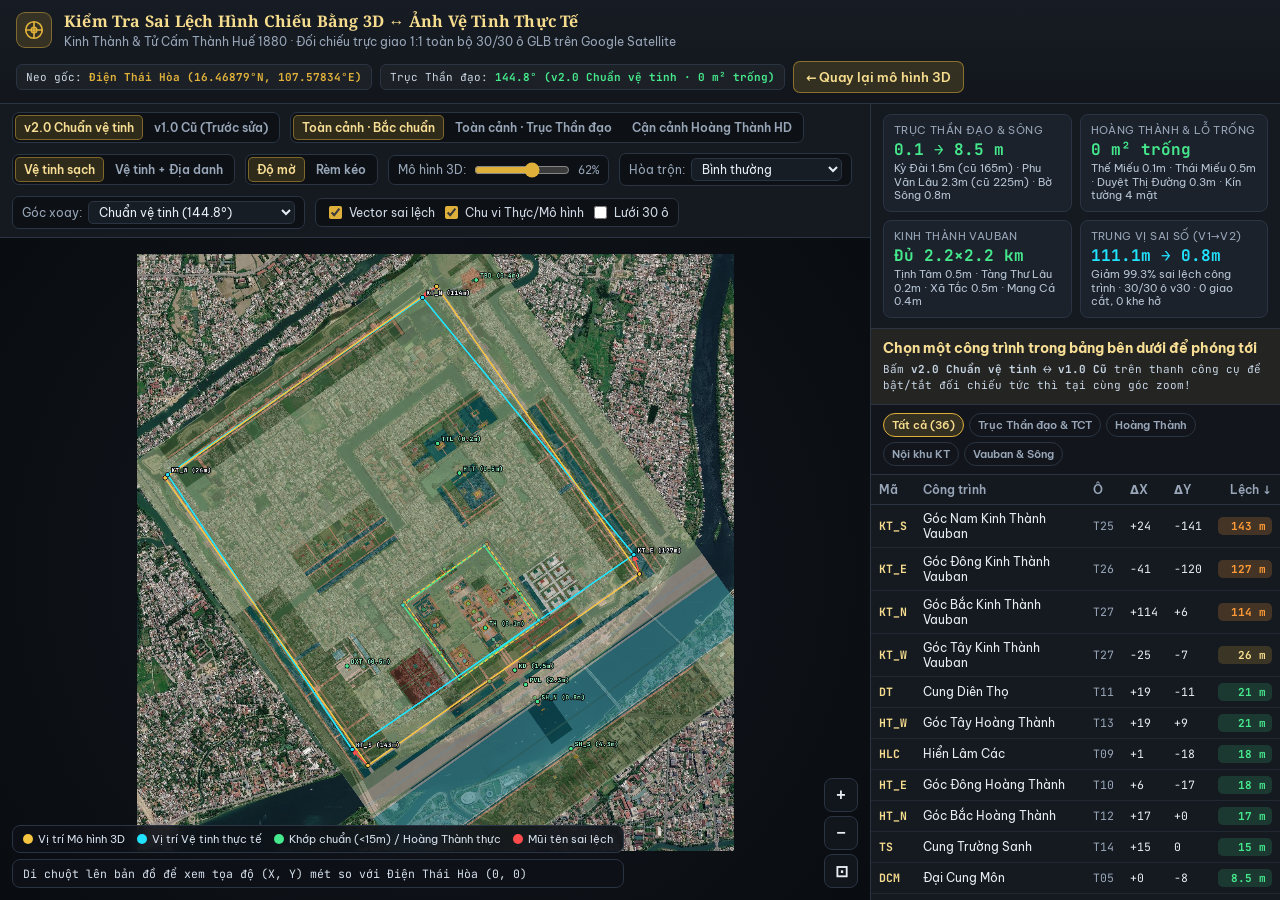
<file: plan_satellite_qa.html>
<!DOCTYPE html>
<html lang="vi">
<head>
  <meta charset="UTF-8" />
  <meta name="viewport" content="width=device-width, initial-scale=1.0, viewport-fit=cover" />
  <title>Đối Chiếu Hình Chiếu Bằng 3D ↔ Ảnh Vệ Tinh Thực Tế · Kinh Thành Huế 1880</title>
  <meta name="description" content="Công cụ ghép đè hình chiếu bằng trực giao 1:1 toàn bộ 30 ô mô hình 3D Kinh thành Huế 1880 lên ảnh vệ tinh thực tế để đo sai lệch vị trí, tỷ lệ và góc phương vị." />
  <link rel="icon" type="image/svg+xml" href="data:image/svg+xml,%3Csvg xmlns='http://www.w3.org/2000/svg' viewBox='0 0 28 28'%3E%3Crect width='28' height='28' rx='6' fill='%23181411'/%3E%3Cpath d='M4 21H24M6 18H22M8 14.5H20L14 7L8 14.5Z' fill='none' stroke='%23D4A017' stroke-width='1.8' stroke-linejoin='round'/%3E%3C/svg%3E" />
  <link rel="preconnect" href="https://fonts.googleapis.com" />
  <link rel="preconnect" href="https://fonts.gstatic.com" crossorigin />
  <link href="https://fonts.googleapis.com/css2?family=Be+Vietnam+Pro:wght@400;500;600;700&family=JetBrains+Mono:wght@400;500;600&family=Noto+Serif:wght@600;700&display=swap" rel="stylesheet" />
  <style>
    :root {
      --bg: #0f1216;
      --panel: #151a21;
      --panel-2: #1b222c;
      --border: #2a3442;
      --gold: #e0b13a;
      --gold-dim: rgba(224, 177, 58, 0.16);
      --cyan: #22e3ff;
      --green: #45e88c;
      --orange: #ff9c38;
      --red: #ff5454;
      --text: #e9eef5;
      --muted: #98a6b8;
    }
    * { box-sizing: border-box; }
    html, body {
      margin: 0; padding: 0; height: 100%; width: 100%;
      background: var(--bg); color: var(--text);
      font-family: "Be Vietnam Pro", system-ui, -apple-system, sans-serif;
      overflow: hidden;
    }
    .app-shell {
      display: grid;
      grid-template-rows: auto 1fr;
      height: 100vh; height: 100dvh;
    }
    header.topbar {
      display: flex; align-items: center; justify-content: space-between; gap: 12px;
      padding: 10px 16px;
      background: linear-gradient(180deg, #171c24, #12161c);
      border-bottom: 1px solid var(--border);
      flex-wrap: wrap;
      z-index: 20;
    }
    .brand { display: flex; align-items: center; gap: 12px; min-width: 0; }
    .brand-icon {
      width: 36px; height: 36px; border-radius: 9px;
      background: var(--gold-dim); border: 1px solid rgba(224,177,58,0.45);
      display: grid; place-items: center; flex-shrink: 0; color: var(--gold);
    }
    .brand h1 {
      margin: 0; font-family: "Noto Serif", serif; font-size: 16px; font-weight: 700;
      color: #f6dc8d; letter-spacing: 0.2px;
    }
    .brand p {
      margin: 2px 0 0; font-size: 11.5px; color: var(--muted);
    }
    .header-actions { display: flex; align-items: center; gap: 8px; flex-wrap: wrap; }
    .badge-chip {
      font-family: "JetBrains Mono", monospace; font-size: 11px;
      padding: 5px 9px; border-radius: 6px;
      background: rgba(255,255,255,0.04); border: 1px solid var(--border); color: #cbd6e2;
    }
    .badge-chip b { color: var(--gold); }
    .btn-link {
      text-decoration: none; font-size: 12.5px; font-weight: 600;
      padding: 7px 12px; border-radius: 7px;
      background: var(--gold-dim); border: 1px solid rgba(224,177,58,0.5); color: #f6dc8d;
      cursor: pointer; transition: background 0.15s;
    }
    .btn-link:hover { background: rgba(224,177,58,0.28); }

    .workspace {
      display: grid;
      grid-template-columns: 1fr 410px;
      min-height: 0;
      position: relative;
    }
    .stage-wrap {
      display: grid;
      grid-template-rows: auto 1fr;
      min-width: 0; min-height: 0;
      background: #0b0e12;
      position: relative;
    }
    .toolbar {
      display: flex; align-items: center; gap: 10px; flex-wrap: wrap;
      padding: 8px 12px;
      background: var(--panel);
      border-bottom: 1px solid var(--border);
      z-index: 15;
    }
    .seg-group {
      display: inline-flex; background: #0d1116; border: 1px solid var(--border);
      border-radius: 7px; padding: 2px; gap: 2px;
    }
    .seg-btn {
      border: none; background: transparent; color: var(--muted);
      font-family: inherit; font-size: 12px; font-weight: 600;
      padding: 5px 9px; border-radius: 5px; cursor: pointer;
      transition: all 0.14s; white-space: nowrap;
    }
    .seg-btn:hover { color: var(--text); }
    .seg-btn.active { background: var(--gold-dim); color: #f7de94; box-shadow: inset 0 0 0 1px rgba(224,177,58,0.45); }

    .ctrl-inline {
      display: inline-flex; align-items: center; gap: 6px;
      font-size: 12px; color: var(--muted);
      background: #0d1116; border: 1px solid var(--border);
      border-radius: 7px; padding: 4px 9px;
    }
    .ctrl-inline input[type="range"] { width: 96px; accent-color: var(--gold); cursor: pointer; }
    .ctrl-inline select {
      background: #171d25; color: var(--text); border: 1px solid var(--border);
      border-radius: 5px; padding: 2px 6px; font-size: 11.5px; font-family: inherit;
    }
    .ctrl-inline label { display: inline-flex; align-items: center; gap: 4px; cursor: pointer; color: #cfd8e4; font-size: 11.5px; }
    .ctrl-inline input[type="checkbox"] { accent-color: var(--gold); cursor: pointer; }

    .viewport {
      position: relative; overflow: hidden; cursor: grab;
      user-select: none; touch-action: none;
      background: radial-gradient(circle at center, #141921 0%, #090c10 100%);
    }
    .viewport.dragging { cursor: grabbing; }
    .map-world {
      position: absolute; top: 0; left: 0;
      transform-origin: 0 0;
      will-change: transform;
    }
    .map-layer {
      position: absolute; top: 0; left: 0;
      width: 100%; height: 100%;
      pointer-events: none;
      display: block;
    }
    #layer-model-wrap {
      position: absolute; top: 0; left: 0; width: 100%; height: 100%;
      pointer-events: none;
    }
    #svg-overlay {
      position: absolute; top: 0; left: 0; width: 100%; height: 100%;
      overflow: hidden;
      pointer-events: none;
    }
    #swipe-handle {
      position: absolute; top: 0; bottom: 0; width: 3px;
      background: var(--gold);
      box-shadow: 0 0 12px rgba(224,177,58,0.8);
      z-index: 12; cursor: ew-resize; display: none;
    }
    #swipe-knob {
      position: absolute; top: 50%; left: 50%; transform: translate(-50%, -50%);
      width: 34px; height: 34px; border-radius: 50%;
      background: #161b22; border: 2px solid var(--gold); color: var(--gold);
      display: grid; place-items: center; font-size: 13px; font-weight: 700;
      box-shadow: 0 2px 10px rgba(0,0,0,0.6);
    }

    .hud-bottom-left {
      position: absolute; left: 12px; bottom: 12px; z-index: 14;
      display: flex; flex-direction: column; gap: 6px; pointer-events: none;
    }
    .hud-pill {
      background: rgba(14, 18, 24, 0.88); backdrop-filter: blur(8px);
      border: 1px solid var(--border); border-radius: 8px;
      padding: 6px 10px; font-size: 11.5px; color: #d6e0ec;
      font-family: "JetBrains Mono", monospace;
    }
    .hud-legend {
      display: flex; align-items: center; gap: 12px; flex-wrap: wrap;
      font-family: "Be Vietnam Pro", sans-serif; font-size: 11px;
    }
    .lg-dot { display: inline-flex; align-items: center; gap: 5px; }
    .lg-dot i { width: 10px; height: 10px; border-radius: 50%; display: inline-block; }

    .zoom-controls {
      position: absolute; right: 12px; bottom: 12px; z-index: 14;
      display: flex; flex-direction: column; gap: 4px;
    }
    .zoom-btn {
      width: 34px; height: 34px; border-radius: 8px;
      background: rgba(18, 23, 31, 0.92); border: 1px solid var(--border);
      color: var(--text); font-size: 16px; font-weight: 700; cursor: pointer;
      display: grid; place-items: center;
    }
    .zoom-btn:hover { border-color: var(--gold); color: var(--gold); }

    aside.sidebar {
      background: var(--panel);
      border-left: 1px solid var(--border);
      display: grid;
      grid-template-rows: auto auto auto 1fr;
      min-height: 0;
      overflow: hidden;
    }
    .kpi-grid {
      display: grid; grid-template-columns: 1fr 1fr; gap: 8px;
      padding: 10px 12px;
      border-bottom: 1px solid var(--border);
    }
    .kpi-card {
      background: var(--panel-2); border: 1px solid var(--border);
      border-radius: 8px; padding: 8px 10px;
    }
    .kpi-card .k-label { font-size: 10.5px; color: var(--muted); text-transform: uppercase; letter-spacing: 0.4px; }
    .kpi-card .k-val { font-family: "JetBrains Mono", monospace; font-size: 16px; font-weight: 700; margin-top: 2px; }
    .kpi-card .k-sub { font-size: 10.5px; color: #b7c4d4; margin-top: 2px; line-height: 1.3; }
    .c-red { color: var(--red); }
    .c-orange { color: var(--orange); }
    .c-gold { color: var(--gold); }
    .c-cyan { color: var(--cyan); }
    .c-green { color: var(--green); }

    .selected-detail {
      padding: 10px 12px;
      background: rgba(224,177,58,0.07);
      border-bottom: 1px solid var(--border);
      font-size: 12px;
    }
    .selected-detail h3 { margin: 0 0 4px; font-size: 13.5px; color: #f7de94; }
    .selected-detail .coords { font-family: "JetBrains Mono", monospace; font-size: 11px; color: #c7d4e4; line-height: 1.5; }
    .selected-detail .note { margin-top: 5px; color: #ffd9d9; font-size: 11.5px; line-height: 1.4; }

    .filter-bar {
      display: flex; gap: 5px; flex-wrap: wrap;
      padding: 8px 12px; border-bottom: 1px solid var(--border);
      background: #12161c;
    }
    .f-chip {
      border: 1px solid var(--border); background: transparent; color: var(--muted);
      font-family: inherit; font-size: 11px; font-weight: 600;
      padding: 4px 8px; border-radius: 99px; cursor: pointer;
    }
    .f-chip.active { background: var(--gold-dim); border-color: var(--gold); color: #f6dc8d; }

    .table-wrap { overflow-y: auto; min-height: 0; }
    table.dev-table {
      width: 100%; border-collapse: collapse; font-size: 11.5px;
    }
    table.dev-table thead th {
      position: sticky; top: 0; z-index: 4;
      background: #141920; color: var(--muted);
      font-weight: 600; text-align: left; padding: 7px 8px;
      border-bottom: 1px solid var(--border); cursor: pointer;
      white-space: nowrap;
    }
    table.dev-table tbody tr {
      border-bottom: 1px solid rgba(42, 52, 66, 0.55);
      cursor: pointer; transition: background 0.12s;
    }
    table.dev-table tbody tr:hover { background: rgba(255,255,255,0.05); }
    table.dev-table tbody tr.active { background: rgba(224,177,58,0.16); }
    table.dev-table td { padding: 6px 8px; vertical-align: middle; }
    .mono { font-family: "JetBrains Mono", monospace; }
    .sev-pill {
      display: inline-block; padding: 2px 6px; border-radius: 5px;
      font-family: "JetBrains Mono", monospace; font-size: 11px; font-weight: 700;
      text-align: right; min-width: 54px;
    }
    .sev-ok { background: rgba(69,232,140,0.15); color: var(--green); }
    .sev-warn { background: rgba(224,177,58,0.18); color: #f6dc8d; }
    .sev-high { background: rgba(255,156,56,0.2); color: var(--orange); }
    .sev-crit { background: rgba(255,84,84,0.2); color: #ff7c7c; }

    .mobile-toggle { display: none; }

    @media (max-width: 1020px) {
      .workspace { grid-template-columns: 1fr; }
      aside.sidebar {
        position: fixed; right: 0; top: 58px; bottom: 0; width: min(92vw, 390px);
        z-index: 30; transform: translateX(100%); transition: transform 0.22s ease;
        box-shadow: -8px 0 32px rgba(0,0,0,0.65);
      }
      aside.sidebar.open { transform: translateX(0); }
      .mobile-toggle { display: inline-flex; }
    }
  </style>
</head>
<body>
<div class="app-shell">
  <header class="topbar">
    <div class="brand">
      <div class="brand-icon" aria-hidden="true">
        <svg width="22" height="22" viewBox="0 0 24 24" fill="none" stroke="currentColor" stroke-width="1.8">
          <circle cx="12" cy="12" r="9"/><path d="M12 3v18M3 12h18"/><circle cx="12" cy="12" r="3"/>
        </svg>
      </div>
      <div>
        <h1>Kiểm Tra Sai Lệch Hình Chiếu Bằng 3D ↔ Ảnh Vệ Tinh Thực Tế</h1>
        <p>Kinh Thành &amp; Tử Cấm Thành Huế 1880 · Đối chiếu trực giao 1:1 toàn bộ 30/30 ô GLB trên Google Satellite</p>
      </div>
    </div>
    <div class="header-actions">
      <span class="badge-chip">Neo gốc: <b>Điện Thái Hòa (16.46879°N, 107.57834°E)</b></span>
      <span id="badge-epoch" class="badge-chip">Trục Thần đạo: <b style="color:#45e88c">144.8° (v2.0 Chuẩn vệ tinh · 0 m² trống)</b></span>
      <button id="btn-mobile-drawer" class="btn-link mobile-toggle" type="button">Bảng sai lệch (36)</button>
      <a class="btn-link" href="./index.html">← Quay lại mô hình 3D</a>
    </div>
  </header>

  <div class="workspace">
    <main class="stage-wrap">
      <div class="toolbar">
        <div class="seg-group" role="group" aria-label="Phiên bản mô hình">
          <button class="seg-btn active" data-epoch="v2" type="button">v2.0 Chuẩn vệ tinh</button>
          <button class="seg-btn" data-epoch="v1" type="button">v1.0 Cũ (Trước sửa)</button>
        </div>

        <div class="seg-group" role="group" aria-label="Góc nhìn bản đồ">
          <button class="seg-btn active" data-view="north_full" type="button">Toàn cảnh · Bắc chuẩn</button>
          <button class="seg-btn" data-view="axis_full" type="button">Toàn cảnh · Trục Thần đạo</button>
          <button class="seg-btn" data-view="axis_ht" type="button">Cận cảnh Hoàng Thành HD</button>
        </div>

        <div class="seg-group" role="group" aria-label="Nền vệ tinh">
          <button class="seg-btn active" data-basemap="sat" type="button">Vệ tinh sạch</button>
          <button class="seg-btn" data-basemap="hyb" type="button">Vệ tinh + Địa danh</button>
        </div>

        <div class="seg-group" role="group" aria-label="Chế độ so sánh">
          <button class="seg-btn active" data-compare="opacity" type="button">Độ mờ</button>
          <button class="seg-btn" data-compare="swipe" type="button">Rèm kéo</button>
        </div>

        <div class="ctrl-inline" id="ctrl-opacity-box">
          <span>Mô hình 3D:</span>
          <input id="opacity-slider" type="range" min="0" max="100" value="62" />
          <span id="opacity-val" class="mono">62%</span>
        </div>

        <div class="ctrl-inline">
          <span>Hòa trộn:</span>
          <select id="blend-select">
            <option value="normal">Bình thường</option>
            <option value="difference">Difference (So lệch)</option>
            <option value="screen">Screen (Sáng)</option>
            <option value="multiply">Multiply (Nhân)</option>
          </select>
        </div>

        <div class="ctrl-inline" id="ctrl-az-box">
          <span>Góc xoay:</span>
          <select id="az-select">
            <option value="144.8">Chuẩn vệ tinh (144.8°)</option>
            <option value="148.0">So với góc cũ (148.0° · +3.2°)</option>
          </select>
        </div>

        <div class="ctrl-inline">
          <label><input id="chk-vectors" type="checkbox" checked /> Vector sai lệch</label>
          <label><input id="chk-perimeters" type="checkbox" checked /> Chu vi Thực/Mô hình</label>
          <label><input id="chk-grid" type="checkbox" /> Lưới 30 ô</label>
        </div>
      </div>

      <div id="viewport" class="viewport">
        <div id="map-world" class="map-world">
          <img id="img-sat" class="map-layer" alt="Ảnh vệ tinh thực tế Kinh Thành Huế" />
          <div id="layer-model-wrap">
            <img id="img-model" class="map-layer" alt="Hình chiếu bằng 30 ô 3D Kinh Thành Huế 1880" />
          </div>
          <svg id="svg-overlay" xmlns="http://www.w3.org/2000/svg"></svg>
        </div>
        <div id="swipe-handle" title="Kéo trái / phải để so sánh trực tiếp">
          <div id="swipe-knob">⇆</div>
        </div>

        <div class="hud-bottom-left">
          <div class="hud-pill hud-legend">
            <span class="lg-dot"><i style="background:#f5c542"></i>Vị trí Mô hình 3D</span>
            <span class="lg-dot"><i style="background:#22e3ff"></i>Vị trí Vệ tinh thực tế</span>
            <span class="lg-dot"><i style="background:#45e88c"></i>Khớp chuẩn (&lt;15m) / Hoàng Thành thực</span>
            <span class="lg-dot"><i style="background:#ff4b4b"></i>Mũi tên sai lệch</span>
          </div>
          <div id="cursor-readout" class="hud-pill">Di chuột lên bản đồ để xem tọa độ (X, Y) mét so với Điện Thái Hòa (0, 0)</div>
        </div>

        <div class="zoom-controls">
          <button id="btn-zoom-in" class="zoom-btn" type="button" title="Phóng to">+</button>
          <button id="btn-zoom-out" class="zoom-btn" type="button" title="Thu nhỏ">−</button>
          <button id="btn-zoom-fit" class="zoom-btn" type="button" title="Vừa khung nhìn">⊡</button>
        </div>
      </div>
    </main>

    <aside id="sidebar" class="sidebar">
      <div id="kpi-grid" class="kpi-grid"></div>

      <div id="selected-detail" class="selected-detail">
        <h3>Chọn một công trình trong bảng bên dưới để phóng tới</h3>
        <div class="coords">Bấm <b>v2.0 Chuẩn vệ tinh ↔ v1.0 Cũ</b> trên thanh công cụ để bật/tắt đối chiếu tức thì tại cùng góc zoom!</div>
      </div>

      <div id="filter-bar" class="filter-bar">
        <button class="f-chip active" data-zone="ALL" type="button">Tất cả (36)</button>
        <button class="f-chip" data-zone="AXIS" type="button">Trục Thần đạo &amp; TCT</button>
        <button class="f-chip" data-zone="HT" type="button">Hoàng Thành</button>
        <button class="f-chip" data-zone="INNER" type="button">Nội khu KT</button>
        <button class="f-chip" data-zone="OUTER" type="button">Vauban &amp; Sông</button>
      </div>

      <div class="table-wrap">
        <table class="dev-table">
          <thead>
            <tr>
              <th data-sort="code">Mã</th>
              <th data-sort="name">Công trình</th>
              <th data-sort="tile_id">Ô</th>
              <th data-sort="dx">ΔX</th>
              <th data-sort="dy">ΔY</th>
              <th data-sort="dist_m" style="text-align:right">Lệch ↓</th>
            </tr>
          </thead>
          <tbody id="dev-tbody"></tbody>
        </table>
      </div>
    </aside>
  </div>
</div>

<script>
(() => {
  const ASSET_BASE = "./assets/qa";
  let DATASETS = { v2: null, v1: null };
  let DATA = null;
  let state = {
    epoch: "v2",
    view: "north_full",
    basemap: "sat",
    compare: "opacity",
    opacity: 0.62,
    swipePct: 52,
    blend: "normal",
    az: "144.8",
    showVectors: true,
    showPerimeters: true,
    showGrid: false,
    zoneFilter: "ALL",
    sortKey: "dist_m",
    sortAsc: false,
    selectedCode: null,
    scale: 1,
    tx: 0,
    ty: 0,
  };

  const els = {
    viewport: document.getElementById("viewport"),
    world: document.getElementById("map-world"),
    imgSat: document.getElementById("img-sat"),
    modelWrap: document.getElementById("layer-model-wrap"),
    imgModel: document.getElementById("img-model"),
    svg: document.getElementById("svg-overlay"),
    swipeHandle: document.getElementById("swipe-handle"),
    opacitySlider: document.getElementById("opacity-slider"),
    opacityVal: document.getElementById("opacity-val"),
    opacityBox: document.getElementById("ctrl-opacity-box"),
    blendSelect: document.getElementById("blend-select"),
    azSelect: document.getElementById("az-select"),
    azBox: document.getElementById("ctrl-az-box"),
    chkVectors: document.getElementById("chk-vectors"),
    chkPerimeters: document.getElementById("chk-perimeters"),
    chkGrid: document.getElementById("chk-grid"),
    cursorReadout: document.getElementById("cursor-readout"),
    tbody: document.getElementById("dev-tbody"),
    detail: document.getElementById("selected-detail"),
    sidebar: document.getElementById("sidebar"),
    kpiGrid: document.getElementById("kpi-grid"),
    badgeEpoch: document.getElementById("badge-epoch"),
  };

  const ORIGIN_LAT = 16.46879;
  const ORIGIN_LON = 107.57834;
  const M_PER_LAT = 110664.0;
  const M_PER_LON = 111319.5 * Math.cos(ORIGIN_LAT * Math.PI / 180);

  function gpsToEN(lat, lon) {
    return [(lon - ORIGIN_LON) * M_PER_LON, (lat - ORIGIN_LAT) * M_PER_LAT];
  }

  function planToEN(x, y, azDeg = 144.8) {
    const az = azDeg * Math.PI / 180;
    return [
      x * (-Math.cos(az)) + y * (-Math.sin(az)),
      x * Math.sin(az) + y * (-Math.cos(az)),
    ];
  }

  function enToPlan(e, n, azDeg = 144.8) {
    const az = azDeg * Math.PI / 180;
    return [
      e * (-Math.cos(az)) + n * Math.sin(az),
      e * (-Math.sin(az)) + n * (-Math.cos(az)),
    ];
  }

  function viewMeta() {
    return DATA.views[state.view];
  }

  function planToPx(x, y, modelAzDeg = 144.8) {
    const m = viewMeta();
    if (state.view === "north_full") {
      const [e, n] = planToEN(x, y, modelAzDeg);
      const px = (e - (m.center_e - m.span_e * 0.5)) / m.span_e * m.w;
      const py = ((m.center_n + m.span_n * 0.5) - n) / m.span_n * m.h;
      return [px, py];
    }
    let pxPlan = x, pyPlan = y;
    if (Math.abs(modelAzDeg - 144.8) > 0.05 && state.view === "axis_full") {
      const th = (modelAzDeg - 144.8) * Math.PI / 180;
      const ct = Math.cos(th), st = Math.sin(th);
      pxPlan = x * ct + y * st;
      pyPlan = -x * st + y * ct;
    }
    const px = (pxPlan - m.x_min) / (m.x_max - m.x_min) * m.w;
    const py = (m.y_max - pyPlan) / (m.y_max - m.y_min) * m.h;
    return [px, py];
  }

  function realGpsToPx(lat, lon) {
    const m = viewMeta();
    const [e, n] = gpsToEN(lat, lon);
    if (state.view === "north_full") {
      const px = (e - (m.center_e - m.span_e * 0.5)) / m.span_e * m.w;
      const py = ((m.center_n + m.span_n * 0.5) - n) / m.span_n * m.h;
      return [px, py];
    }
    const [x, y] = enToPlan(e, n, 144.8);
    return planToPx(x, y, 144.8);
  }

  function pxToPlan(px, py) {
    const m = viewMeta();
    if (state.view === "north_full") {
      const e = (m.center_e - m.span_e * 0.5) + (px / m.w) * m.span_e;
      const n = (m.center_n + m.span_n * 0.5) - (py / m.h) * m.span_n;
      return enToPlan(e, n, 144.8);
    }
    const x = m.x_min + (px / m.w) * (m.x_max - m.x_min);
    const y = m.y_max - (py / m.h) * (m.y_max - m.y_min);
    return [x, y];
  }

  function applyTransform() {
    els.world.style.transform = `translate(${state.tx}px, ${state.ty}px) scale(${state.scale})`;
    updateSwipeClip();
  }

  function updateSwipeClip() {
    if (state.compare === "swipe") {
      els.swipeHandle.style.display = "block";
      els.swipeHandle.style.left = `${state.swipePct}%`;
      const vpRect = els.viewport.getBoundingClientRect();
      const splitVpX = vpRect.width * (state.swipePct / 100);
      const splitImgX = (splitVpX - state.tx) / state.scale;
      const m = viewMeta();
      const clamped = Math.max(0, Math.min(m.w, splitImgX));
      const rightInset = Math.max(0, m.w - clamped);
      els.modelWrap.style.clipPath = `inset(0 ${rightInset}px 0 0)`;
      els.imgModel.style.opacity = "0.95";
    } else {
      els.swipeHandle.style.display = "none";
      els.modelWrap.style.clipPath = "none";
      els.imgModel.style.opacity = String(state.opacity);
    }
    els.imgModel.style.mixBlendMode = state.blend;
  }

  function fitView() {
    if (!DATA) return;
    const m = viewMeta();
    const r = els.viewport.getBoundingClientRect();
    const pad = 16;
    const sx = (r.width - pad * 2) / m.w;
    const sy = (r.height - pad * 2) / m.h;
    state.scale = Math.min(sx, sy);
    state.tx = (r.width - m.w * state.scale) * 0.5;
    state.ty = (r.height - m.h * state.scale) * 0.5;
    applyTransform();
  }

  function renderKpis() {
    if (state.epoch === "v2") {
      els.badgeEpoch.innerHTML = `Trục Thần đạo: <b style="color:#45e88c">144.8° (v2.0 Chuẩn vệ tinh · 0 m² trống)</b>`;
      els.kpiGrid.innerHTML = `
        <div class="kpi-card">
          <div class="k-label">Trục Thần đạo &amp; Sông</div>
          <div class="k-val c-green">0.1 → 8.5 m</div>
          <div class="k-sub">Kỳ Đài 1.5m (cũ 165m) · Phu Văn Lâu 2.3m (cũ 225m) · Bờ Sông 0.8m</div>
        </div>
        <div class="kpi-card">
          <div class="k-label">Hoàng Thành &amp; Lỗ trống</div>
          <div class="k-val c-green">0 m² trống</div>
          <div class="k-sub">Thế Miếu 0.1m · Thái Miếu 0.5m · Duyệt Thị Đường 0.3m · Kín tường 4 mặt</div>
        </div>
        <div class="kpi-card">
          <div class="k-label">Kinh Thành Vauban</div>
          <div class="k-val c-green">Đủ 2.2×2.2 km</div>
          <div class="k-sub">Tịnh Tâm 0.5m · Tàng Thư Lâu 0.2m · Xã Tắc 0.5m · Mang Cá 0.4m</div>
        </div>
        <div class="kpi-card">
          <div class="k-label">Trung vị sai số (v1→v2)</div>
          <div class="k-val c-cyan">111.1m → 0.8m</div>
          <div class="k-sub">Giảm 99.3% sai lệch công trình · 30/30 ô v30 · 0 giao cắt, 0 khe hở</div>
        </div>`;
    } else {
      els.badgeEpoch.innerHTML = `Trục Thần đạo: <b style="color:#ff9c38">144.8° (v1.0 Cũ · config lệch 3.2° &amp; 126m)</b>`;
      els.kpiGrid.innerHTML = `
        <div class="kpi-card">
          <div class="k-label">Trục trước Ngọ Môn (v1)</div>
          <div class="k-val c-orange">+165 → +225 m</div>
          <div class="k-sub">Kỳ Đài lệch 165m · Phu Văn Lâu 225m · Bờ Bắc Sông Hương 205m</div>
        </div>
        <div class="kpi-card">
          <div class="k-label">Cánh Hoàng Thành (v1)</div>
          <div class="k-val c-gold">86 → 157 m</div>
          <div class="k-sub">Thế Miếu, Thái Miếu, Diên Thọ, Trường Sanh bị nén vào giữa</div>
        </div>
        <div class="kpi-card">
          <div class="k-label">Nửa Bắc Kinh Thành (v1)</div>
          <div class="k-val c-red">Thiếu ~1.110 m</div>
          <div class="k-sub">Hồ Tịnh Tâm lệch 510m · Tàng Thư Lâu 596m · Mang Cá 1.023m</div>
        </div>
        <div class="kpi-card">
          <div class="k-label">Lỗi nội tại lưới 30 ô (v1)</div>
          <div class="k-val c-cyan">~48.400 m² trống</div>
          <div class="k-sub">2 lỗ trống trong Hoàng Thành · Lệch config GPS 126m &amp; 3.2°</div>
        </div>`;
    }
  }

  function loadViewImages(shouldFit = true) {
    const m = viewMeta();
    els.world.style.width = `${m.w}px`;
    els.world.style.height = `${m.h}px`;
    els.svg.setAttribute("viewBox", `0 0 ${m.w} ${m.h}`);

    const prefix = state.view;
    const satFile = `${ASSET_BASE}/${prefix}_${state.basemap}.jpg`;
    const allow148 = state.epoch === "v2" && state.view !== "axis_ht";
    const use148 = allow148 && state.az === "148.0";
    const modDir = state.epoch === "v1" ? `${ASSET_BASE}/v1` : ASSET_BASE;
    const modFile = `${modDir}/${prefix}_model${use148 ? "_148" : ""}.png`;

    els.azBox.style.display = allow148 ? "inline-flex" : "none";
    els.imgSat.src = satFile;
    els.imgModel.src = modFile;

    if (shouldFit) fitView();
    renderSvgOverlay();
  }

  function renderSvgOverlay() {
    if (!DATA) return;
    const m = viewMeta();
    const azNum = (state.epoch === "v2" && state.az === "148.0" && state.view !== "axis_ht") ? 148.0 : 144.8;
    const isClose = state.view === "axis_ht";
    const sw = isClose ? 2.2 : 3.2;
    const parts = [];

    parts.push(`<defs>
      <marker id="arr-red" viewBox="0 0 10 10" refX="8" refY="5" markerWidth="6" markerHeight="6" orient="auto-start-reverse">
        <path d="M 0 1 L 10 5 L 0 9 z" fill="#ff4d4d"/>
      </marker>
      <marker id="arr-hi" viewBox="0 0 10 10" refX="8" refY="5" markerWidth="7" markerHeight="7" orient="auto-start-reverse">
        <path d="M 0 1 L 10 5 L 0 9 z" fill="#ffe14d"/>
      </marker>
    </defs>`);

    // 1. 30-tile grid (+ 2 missing holes only in v1)
    if (state.showGrid) {
      for (const t of DATA.tiles) {
        const b = t.bounds;
        const pts = [
          planToPx(b.x_min, b.y_max, azNum),
          planToPx(b.x_max, b.y_max, azNum),
          planToPx(b.x_max, b.y_min, azNum),
          planToPx(b.x_min, b.y_min, azNum),
        ].map(p => p.map(v => v.toFixed(1)).join(",")).join(" ");
        parts.push(`<polygon points="${pts}" fill="none" stroke="rgba(240,202,89,0.58)" stroke-width="${isClose ? 1.4 : 1.8}" />`);
        const [cx, cy] = planToPx((b.x_min + b.x_max) * 0.5, (b.y_min + b.y_max) * 0.5, azNum);
        parts.push(`<text x="${cx.toFixed(1)}" y="${cy.toFixed(1)}" fill="#ffe899" font-size="${isClose ? 14 : 16}" font-family="JetBrains Mono,monospace" font-weight="700" text-anchor="middle" dominant-baseline="middle" stroke="#0c0f14" stroke-width="3" paint-order="stroke">${t.id}</text>`);
      }
      if (state.epoch === "v1") {
        const holes = [
          { pts: [[-200,40],[-70,40],[-70,-40],[-200,-40]] },
          { pts: [[240,200],[311,200],[311,-220],[70,-220],[70,-150],[220,-150],[220,40],[240,40]] },
        ];
        for (const h of holes) {
          const poly = h.pts.map(([x, y]) => planToPx(x, y, azNum).map(v => v.toFixed(1)).join(",")).join(" ");
          parts.push(`<polygon points="${poly}" fill="rgba(255,50,70,0.28)" stroke="#ff4d66" stroke-width="${sw}" stroke-dasharray="8 5"/>`);
        }
      }
    }

    // 2. Perimeters (Real vs Model)
    if (state.showPerimeters) {
      const realHt = [[16.46582,107.57678],[16.46924,107.58152],[16.47350,107.57828],[16.47010,107.57343]]
        .map(([la, lo]) => realGpsToPx(la, lo).map(v => v.toFixed(1)).join(",")).join(" ");
      parts.push(`<polygon points="${realHt}" fill="none" stroke="#45e88c" stroke-width="${sw}" />`);

      const [hx0, hy0, hx1, hy1] = DATA.model_ht_box || [-311, -220, 311, 394];
      const modHt = [[hx0, hy0],[hx1, hy0],[hx1, hy1],[hx0, hy1]]
        .map(([x, y]) => planToPx(x, y, azNum).map(v => v.toFixed(1)).join(",")).join(" ");
      parts.push(`<polygon points="${modHt}" fill="none" stroke="#f5c542" stroke-width="${sw}" stroke-dasharray="10 6"/>`);

      if (!isClose) {
        const realKt = [[16.46180,107.57040],[16.47300,107.58720],[16.48780,107.57460],[16.47760,107.55940]]
          .map(([la, lo]) => realGpsToPx(la, lo).map(v => v.toFixed(1)).join(",")).join(" ");
        parts.push(`<polygon points="${realKt}" fill="none" stroke="#22e3ff" stroke-width="${sw + 0.8}" />`);

        const [kx0, ky0, kx1, ky1] = DATA.model_kt_box || [-818, -520, 797, 850];
        const modKt = [[kx0, ky0],[kx1, ky0],[kx1, ky1],[kx0, ky1]]
          .map(([x, y]) => planToPx(x, y, azNum).map(v => v.toFixed(1)).join(",")).join(" ");
        parts.push(`<polygon points="${modKt}" fill="none" stroke="#f5c542" stroke-width="${sw + 0.5}" />`);
      }
    }

    // 3. Deviation Vectors
    if (state.showVectors) {
      for (const lm of DATA.landmarks) {
        const [mx, my] = planToPx(lm.model_x, lm.model_y, azNum);
        const [rx, ry] = realGpsToPx(lm.real_lat, lm.real_lon);
        const inView = (rx >= -40 && rx <= m.w + 40 && ry >= -40 && ry <= m.h + 40) ||
                       (mx >= -40 && mx <= m.w + 40 && my >= -40 && my <= m.h + 40);
        if (!inView) continue;

        const isSel = state.selectedCode === lm.code;
        const majorFull = ["TH","KD","PVL","SH_N","SH_S","HTT","TTL","DXT","KT_N","KT_W","KT_S","KT_E","TBD"];
        const showLabel = isSel || isClose || majorFull.includes(lm.code);
        const op = state.selectedCode ? (isSel ? 1 : 0.28) : (showLabel ? 0.96 : 0.42);
        const distPx = Math.hypot(rx - mx, ry - my);
        const isAligned = lm.dist_m < 15;

        parts.push(`<g opacity="${op}">`);
        if (distPx > 6) {
          parts.push(`<line x1="${mx.toFixed(1)}" y1="${my.toFixed(1)}" x2="${rx.toFixed(1)}" y2="${ry.toFixed(1)}" stroke="${isSel ? "#ffe14d" : (isAligned ? "#45e88c" : "#ff4d4d")}" stroke-width="${isSel ? sw + 2 : sw}" marker-end="url(#${isSel ? "arr-hi" : "arr-red"})" />`);
        }
        const rDot = isSel ? 7 : (isClose ? 5 : 5.5);
        if (isAligned && state.epoch === "v2") {
          parts.push(`<circle cx="${rx.toFixed(1)}" cy="${ry.toFixed(1)}" r="${rDot}" fill="#45e88c" stroke="#0c0f14" stroke-width="2"/>`);
        } else {
          parts.push(`<circle cx="${mx.toFixed(1)}" cy="${my.toFixed(1)}" r="${rDot}" fill="#f5c542" stroke="#0c0f14" stroke-width="2"/>`);
          parts.push(`<circle cx="${rx.toFixed(1)}" cy="${ry.toFixed(1)}" r="${rDot}" fill="#22e3ff" stroke="#0c0f14" stroke-width="2"/>`);
        }
        if (showLabel) {
          const fs = isSel ? (isClose ? 17 : 20) : (isClose ? 13.5 : 15);
          const lbl = lm.dist_m < 10 ? `${lm.code} (${lm.dist_m.toFixed(1)}m)` : `${lm.code} (${Math.round(lm.dist_m)}m)`;
          parts.push(`<text x="${(rx + 10).toFixed(1)}" y="${(ry - 6).toFixed(1)}" fill="${isSel ? "#ffe866" : (isAligned && state.epoch === "v2" ? "#9effc6" : "#ffffff")}" font-size="${fs}" font-family="JetBrains Mono,monospace" font-weight="700" stroke="#0b0e13" stroke-width="4.5" paint-order="stroke">${lbl}</text>`);
        }
        parts.push(`</g>`);
      }
    }

    els.svg.innerHTML = parts.join("");
  }

  function matchZone(lm, filter) {
    if (filter === "ALL") return true;
    if (filter === "AXIS") return lm.zone === "Trục Thần đạo" || lm.zone === "Tử Cấm Thành";
    if (filter === "HT") return lm.zone.includes("Hoàng Thành");
    if (filter === "INNER") return lm.zone.includes("Nội khu") || lm.zone.includes("Mặt Nam");
    if (filter === "OUTER") return lm.zone.includes("Kinh Thành") || lm.zone === "Sông Hương";
    return true;
  }

  function sevClass(d) {
    if (d < 25) return "sev-ok";
    if (d < 100) return "sev-warn";
    if (d < 300) return "sev-high";
    return "sev-crit";
  }

  function renderTable() {
    const rows = DATA.landmarks
      .filter(lm => matchZone(lm, state.zoneFilter))
      .slice()
      .sort((a, b) => {
        const av = a[state.sortKey], bv = b[state.sortKey];
        if (typeof av === "string") return state.sortAsc ? av.localeCompare(bv) : bv.localeCompare(av);
        return state.sortAsc ? av - bv : bv - av;
      });

    els.tbody.innerHTML = rows.map(lm => `
      <tr data-code="${lm.code}" class="${state.selectedCode === lm.code ? "active" : ""}">
        <td class="mono" style="color:#f6dc8d;font-weight:700">${lm.code}</td>
        <td>${lm.name}</td>
        <td class="mono" style="color:#98a6b8">${lm.tile_id}</td>
        <td class="mono">${lm.dx >= 0 ? "+" : ""}${Math.round(lm.dx)}</td>
        <td class="mono">${lm.dy >= 0 ? "+" : ""}${Math.round(lm.dy)}</td>
        <td style="text-align:right"><span class="sev-pill ${sevClass(lm.dist_m)}">${lm.dist_m < 10 ? lm.dist_m.toFixed(1) : lm.dist_m.toFixed(0)} m</span></td>
      </tr>
    `).join("");

    els.tbody.querySelectorAll("tr").forEach(tr => {
      tr.addEventListener("click", () => selectLandmark(tr.dataset.code));
    });
  }

  function updateDetailCard(lm) {
    if (!lm) return;
    const v1Tag = (state.epoch === "v2" && typeof lm.dist_m_v1 === "number")
      ? ` <span style="color:#98a6b8;font-size:11px">(v1 cũ: ${lm.dist_m_v1.toFixed(0)}m)</span>` : "";
    els.detail.innerHTML = `
      <h3>${lm.code} · ${lm.name} <span class="sev-pill ${sevClass(lm.dist_m)}" style="float:right">Lệch ${lm.dist_m.toFixed(1)} m</span></h3>
      <div class="coords">
        Ô quy hoạch: <b>${lm.tile_id}</b>${v1Tag} · GPS thật: ${lm.real_lat.toFixed(5)}°N, ${lm.real_lon.toFixed(5)}°E<br/>
        Vệ tinh thực: (X=${lm.real_x}m, Y=${lm.real_y}m) · Mô hình ${state.epoch.toUpperCase()}: (X=${lm.model_x}m, Y=${lm.model_y}m)<br/>
        Sai lệch vector: <b>ΔX = ${lm.dx >= 0 ? "+" : ""}${lm.dx}m</b>, <b>ΔY = ${lm.dy >= 0 ? "+" : ""}${lm.dy}m</b>
      </div>
      <div class="note" style="color:${lm.dist_m < 25 ? "#b9ffd6" : "#ffd9d9"}">↳ ${lm.note}</div>
    `;
  }

  function selectLandmark(code) {
    const lm = DATA.landmarks.find(x => x.code === code);
    if (!lm) return;
    state.selectedCode = code;

    const inHt = Math.abs(lm.real_x) < 420 && Math.abs(lm.model_x) < 420 && lm.real_y > -760 && lm.real_y < 490 && lm.model_y > -760 && lm.model_y < 490;
    const targetView = inHt ? "axis_ht" : (state.view === "axis_ht" ? "north_full" : state.view);
    if (targetView !== state.view) {
      state.view = targetView;
      document.querySelectorAll('[data-view]').forEach(b => b.classList.toggle("active", b.dataset.view === state.view));
      loadViewImages(false);
    }

    const azNum = (state.epoch === "v2" && state.az === "148.0" && state.view !== "axis_ht") ? 148.0 : 144.8;
    const [mx, my] = planToPx(lm.model_x, lm.model_y, azNum);
    const [rx, ry] = realGpsToPx(lm.real_lat, lm.real_lon);
    const cx = (mx + rx) * 0.5;
    const cy = (my + ry) * 0.5;
    const spanPx = Math.max(180, Math.hypot(rx - mx, ry - my) * 2.4);
    const r = els.viewport.getBoundingClientRect();
    state.scale = Math.max(0.45, Math.min(3.0, Math.min(r.width, r.height) / spanPx));
    state.tx = r.width * 0.5 - cx * state.scale;
    state.ty = r.height * 0.5 - cy * state.scale;
    applyTransform();
    renderSvgOverlay();
    renderTable();
    updateDetailCard(lm);
    els.sidebar.classList.remove("open");
  }

  function switchEpoch(epoch) {
    if (!DATASETS[epoch]) return;
    state.epoch = epoch;
    DATA = DATASETS[epoch];
    document.querySelectorAll("[data-epoch]").forEach(b => b.classList.toggle("active", b.dataset.epoch === epoch));
    renderKpis();
    renderTable();
    loadViewImages(false);
    if (state.selectedCode) {
      const lm = DATA.landmarks.find(x => x.code === state.selectedCode);
      if (lm) updateDetailCard(lm);
    }
  }

  // Pan & Zoom interactions
  let dragging = false, dragStart = null, swiping = false;
  els.viewport.addEventListener("pointerdown", (e) => {
    if (e.target.closest("#swipe-handle")) return;
    dragging = true;
    els.viewport.classList.add("dragging");
    els.viewport.setPointerCapture(e.pointerId);
    dragStart = { x: e.clientX, y: e.clientY, tx: state.tx, ty: state.ty };
  });
  els.viewport.addEventListener("pointermove", (e) => {
    if (DATA) {
      const r = els.viewport.getBoundingClientRect();
      const ix = (e.clientX - r.left - state.tx) / state.scale;
      const iy = (e.clientY - r.top - state.ty) / state.scale;
      const m = viewMeta();
      if (ix >= 0 && ix <= m.w && iy >= 0 && iy <= m.h) {
        const [px, py] = pxToPlan(ix, iy);
        els.cursorReadout.textContent = `Tọa độ Mặt bằng Huế (${state.epoch.toUpperCase()} · gốc Điện Thái Hòa): X = ${px >= 0 ? "+" : ""}${px.toFixed(0)} m (Đông Bắc) · Y = ${py >= 0 ? "+" : ""}${py.toFixed(0)} m (Tây Bắc)`;
      }
    }
    if (!dragging || !dragStart) return;
    state.tx = dragStart.tx + (e.clientX - dragStart.x);
    state.ty = dragStart.ty + (e.clientY - dragStart.y);
    applyTransform();
  });
  const endDrag = () => { dragging = false; els.viewport.classList.remove("dragging"); };
  els.viewport.addEventListener("pointerup", endDrag);
  els.viewport.addEventListener("pointercancel", endDrag);

  els.viewport.addEventListener("wheel", (e) => {
    e.preventDefault();
    const r = els.viewport.getBoundingClientRect();
    const mx = e.clientX - r.left;
    const my = e.clientY - r.top;
    const factor = e.deltaY < 0 ? 1.16 : 1 / 1.16;
    const newScale = Math.max(0.25, Math.min(5.0, state.scale * factor));
    const ratio = newScale / state.scale;
    state.tx = mx - (mx - state.tx) * ratio;
    state.ty = my - (my - state.ty) * ratio;
    state.scale = newScale;
    applyTransform();
  }, { passive: false });

  // Swipe handle drag
  els.swipeHandle.addEventListener("pointerdown", (e) => {
    e.stopPropagation();
    swiping = true;
    els.swipeHandle.setPointerCapture(e.pointerId);
  });
  els.swipeHandle.addEventListener("pointermove", (e) => {
    if (!swiping) return;
    const r = els.viewport.getBoundingClientRect();
    state.swipePct = Math.max(2, Math.min(98, ((e.clientX - r.left) / r.width) * 100));
    updateSwipeClip();
  });
  els.swipeHandle.addEventListener("pointerup", () => { swiping = false; });

  // UI Controls
  document.querySelectorAll("[data-epoch]").forEach(btn => {
    btn.addEventListener("click", () => switchEpoch(btn.dataset.epoch));
  });
  document.querySelectorAll("[data-view]").forEach(btn => {
    btn.addEventListener("click", () => {
      state.view = btn.dataset.view;
      document.querySelectorAll("[data-view]").forEach(b => b.classList.toggle("active", b === btn));
      loadViewImages(true);
    });
  });
  document.querySelectorAll("[data-basemap]").forEach(btn => {
    btn.addEventListener("click", () => {
      state.basemap = btn.dataset.basemap;
      document.querySelectorAll("[data-basemap]").forEach(b => b.classList.toggle("active", b === btn));
      loadViewImages(false);
    });
  });
  document.querySelectorAll("[data-compare]").forEach(btn => {
    btn.addEventListener("click", () => {
      state.compare = btn.dataset.compare;
      document.querySelectorAll("[data-compare]").forEach(b => b.classList.toggle("active", b === btn));
      els.opacityBox.style.display = state.compare === "opacity" ? "inline-flex" : "none";
      updateSwipeClip();
    });
  });

  els.opacitySlider.addEventListener("input", () => {
    state.opacity = Number(els.opacitySlider.value) / 100;
    els.opacityVal.textContent = `${els.opacitySlider.value}%`;
    updateSwipeClip();
  });
  els.blendSelect.addEventListener("change", () => { state.blend = els.blendSelect.value; updateSwipeClip(); });
  els.azSelect.addEventListener("change", () => { state.az = els.azSelect.value; loadViewImages(false); });
  els.chkVectors.addEventListener("change", () => { state.showVectors = els.chkVectors.checked; renderSvgOverlay(); });
  els.chkPerimeters.addEventListener("change", () => { state.showPerimeters = els.chkPerimeters.checked; renderSvgOverlay(); });
  els.chkGrid.addEventListener("change", () => { state.showGrid = els.chkGrid.checked; renderSvgOverlay(); });

  document.getElementById("btn-zoom-in").addEventListener("click", () => {
    const r = els.viewport.getBoundingClientRect();
    const ns = Math.min(5, state.scale * 1.3);
    const ratio = ns / state.scale;
    state.tx = r.width * 0.5 - (r.width * 0.5 - state.tx) * ratio;
    state.ty = r.height * 0.5 - (r.height * 0.5 - state.ty) * ratio;
    state.scale = ns; applyTransform();
  });
  document.getElementById("btn-zoom-out").addEventListener("click", () => {
    const r = els.viewport.getBoundingClientRect();
    const ns = Math.max(0.25, state.scale / 1.3);
    const ratio = ns / state.scale;
    state.tx = r.width * 0.5 - (r.width * 0.5 - state.tx) * ratio;
    state.ty = r.height * 0.5 - (r.height * 0.5 - state.ty) * ratio;
    state.scale = ns; applyTransform();
  });
  document.getElementById("btn-zoom-fit").addEventListener("click", () => {
    state.selectedCode = null; renderTable(); renderSvgOverlay(); fitView();
  });

  document.querySelectorAll("#filter-bar .f-chip").forEach(btn => {
    btn.addEventListener("click", () => {
      state.zoneFilter = btn.dataset.zone;
      document.querySelectorAll("#filter-bar .f-chip").forEach(b => b.classList.toggle("active", b === btn));
      renderTable();
    });
  });

  document.querySelectorAll("table.dev-table thead th[data-sort]").forEach(th => {
    th.addEventListener("click", () => {
      const k = th.dataset.sort;
      if (state.sortKey === k) state.sortAsc = !state.sortAsc;
      else { state.sortKey = k; state.sortAsc = (k === "code" || k === "name" || k === "tile_id"); }
      renderTable();
    });
  });

  document.getElementById("btn-mobile-drawer").addEventListener("click", () => {
    els.sidebar.classList.toggle("open");
  });

  window.addEventListener("resize", fitView);

  Promise.all([
    fetch(`${ASSET_BASE}/deviation_data.json`).then(r => r.json()),
    fetch(`${ASSET_BASE}/v1/deviation_data.json`).then(r => r.json()).catch(() => null),
  ])
    .then(([v2Json, v1Json]) => {
      DATASETS.v2 = v2Json;
      DATASETS.v1 = v1Json;
      DATA = v2Json;
      renderKpis();
      renderTable();
      loadViewImages(true);
      window.__SAT_QA_READY = true;
    })
    .catch(err => {
      els.detail.innerHTML = `<h3 style="color:#ff7c7c">Lỗi nạp dữ liệu đối chiếu</h3><div class="coords">${err}</div>`;
    });
})();
</script>
</body>
</html>
</file>
